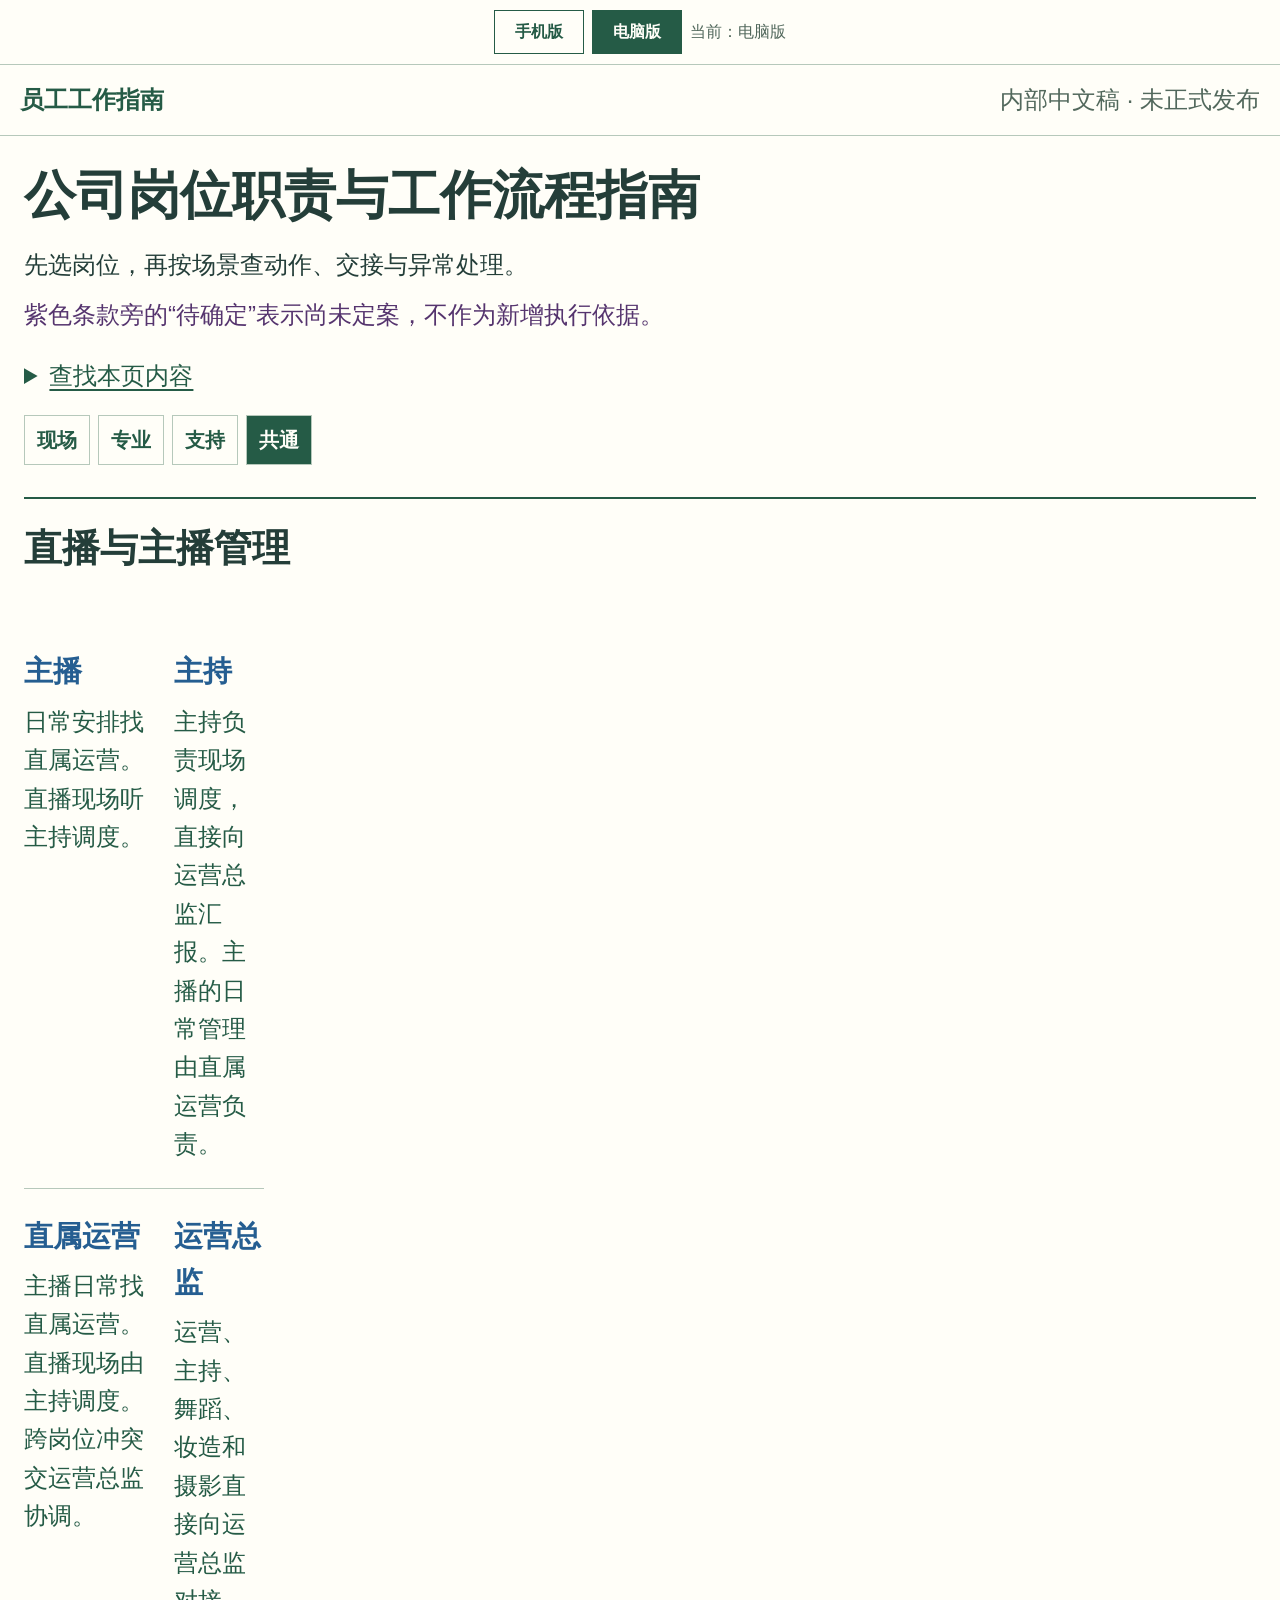
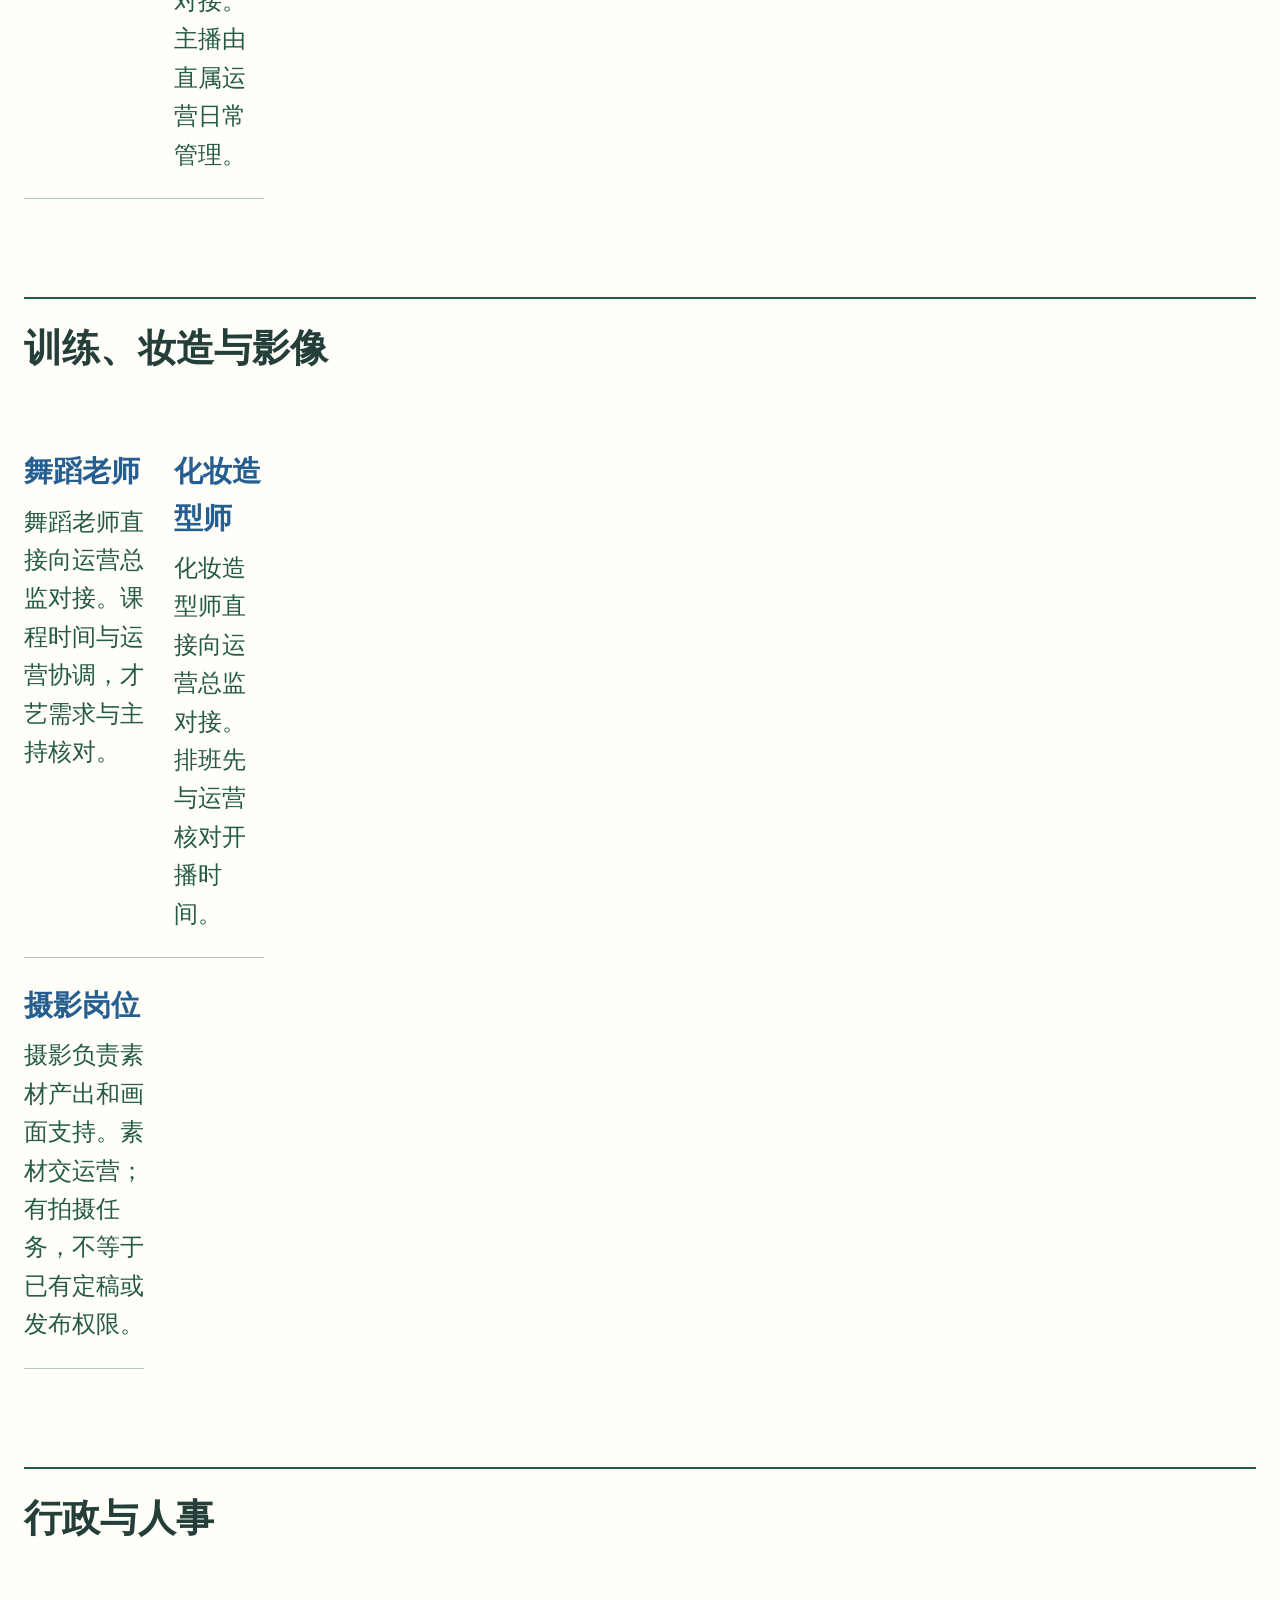
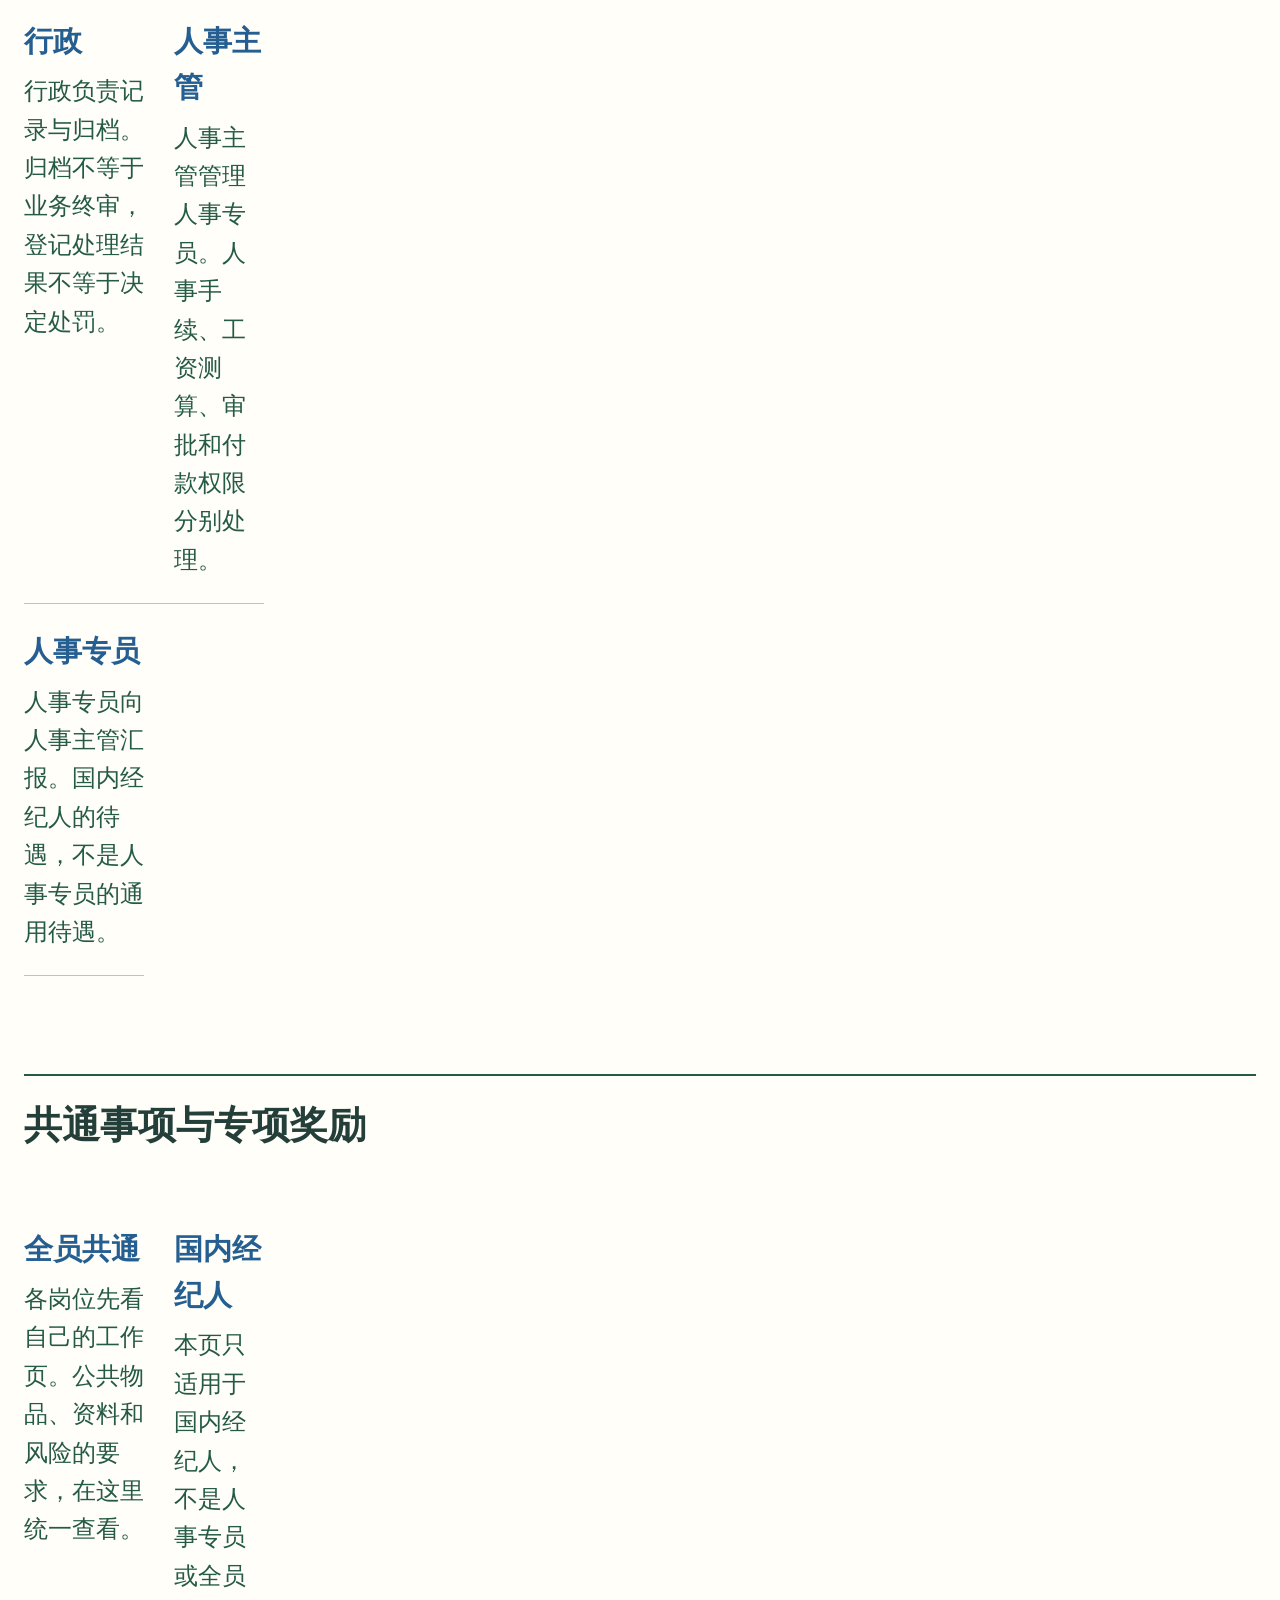
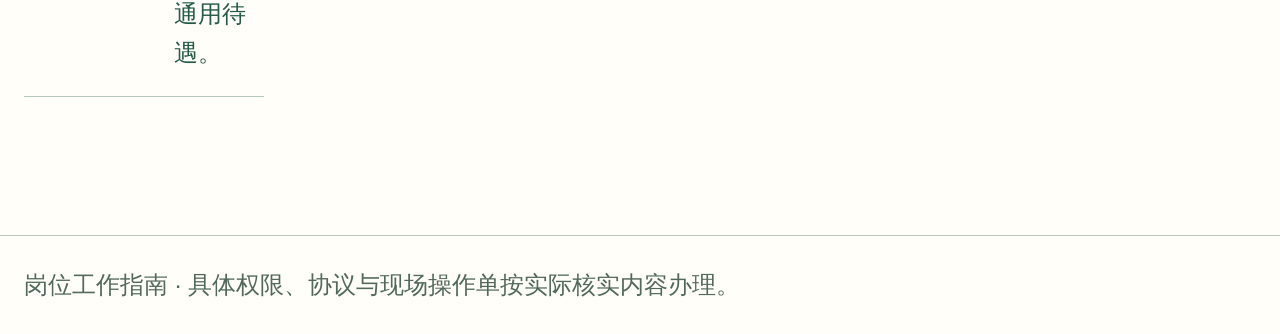
<file: index.html>
<!doctype html><html lang="zh-CN"><head><meta charset="utf-8"><meta name="viewport" content="width=device-width,initial-scale=1"><title>公司岗位职责与工作流程指南</title><script src="view-mode.js"></script><link rel="stylesheet" href="mode-layout.css"><script src="navigation.js" defer></script><script src="chapters.js" defer></script></head><body><div class="view-toolbar" role="group" aria-label="页面显示模式"><button type="button" data-view="mobile" aria-pressed="false">手机版</button><button type="button" data-view="desktop" aria-pressed="false">电脑版</button><span class="view-status" role="status"></span></div><div class="guide-viewport"><div class="guide-page"><header><a href="index.html">员工工作指南</a><span>内部中文稿 · 未正式发布</span></header><main><div class="page-heading"><h1>公司岗位职责与工作流程指南</h1><p class="intro">先选岗位，再按场景查动作、交接与异常处理。</p><p class="status-note">紫色条款旁的“待确定”表示尚未定案，不作为新增执行依据。</p></div><details class="find-panel"><summary>查找本页内容</summary><form class="find-controls"><input type="search" aria-label="查找主题或动作" placeholder="输入岗位、动作或事项"><button type="submit">查找</button><button type="reset">全部</button></form><p class="find-result" role="status" aria-live="polite"></p></details><div class="layout"><nav aria-label="本页主题"><a href="#live" aria-current="true">现场</a><a href="#professional">专业</a><a href="#support">支持</a><a href="#common">共通</a></nav><div class="content"><article id="live"><h2>直播与主播管理</h2><div class="section-layout"><div class="section-body"><div class="role-directory"><a href="anchor.html"><strong>主播</strong><span>日常安排找直属运营。直播现场听主持调度。</span></a><a href="host.html"><strong>主持</strong><span>主持负责现场调度，直接向运营总监汇报。主播的日常管理由直属运营负责。</span></a><a href="operator.html"><strong>直属运营</strong><span>主播日常找直属运营。直播现场由主持调度。跨岗位冲突交运营总监协调。</span></a><a href="director.html"><strong>运营总监</strong><span>运营、主持、舞蹈、妆造和摄影直接向运营总监对接。主播由直属运营日常管理。</span></a></div></div></div></article><article id="professional"><h2>训练、妆造与影像</h2><div class="section-layout"><div class="section-body"><div class="role-directory"><a href="dance.html"><strong>舞蹈老师</strong><span>舞蹈老师直接向运营总监对接。课程时间与运营协调，才艺需求与主持核对。</span></a><a href="makeup.html"><strong>化妆造型师</strong><span>化妆造型师直接向运营总监对接。排班先与运营核对开播时间。</span></a><a href="photo.html"><strong>摄影岗位</strong><span>摄影负责素材产出和画面支持。素材交运营；有拍摄任务，不等于已有定稿或发布权限。</span></a></div></div></div></article><article id="support"><h2>行政与人事</h2><div class="section-layout"><div class="section-body"><div class="role-directory"><a href="admin.html"><strong>行政</strong><span>行政负责记录与归档。归档不等于业务终审，登记处理结果不等于决定处罚。</span></a><a href="hrlead.html"><strong>人事主管</strong><span>人事主管管理人事专员。人事手续、工资测算、审批和付款权限分别处理。</span></a><a href="hr.html"><strong>人事专员</strong><span>人事专员向人事主管汇报。国内经纪人的待遇，不是人事专员的通用待遇。</span></a></div></div></div></article><article id="common"><h2>共通事项与专项奖励</h2><div class="section-layout"><div class="section-body"><div class="role-directory"><a href="common.html"><strong>全员共通</strong><span>各岗位先看自己的工作页。公共物品、资料和风险的要求，在这里统一查看。</span></a><a href="agent.html"><strong>国内经纪人</strong><span>本页只适用于国内经纪人，不是人事专员或全员通用待遇。</span></a></div></div></div></article></div></div></main><footer>岗位工作指南 · 具体权限、协议与现场操作单按实际核实内容办理。</footer></div></div></body></html>
</file>
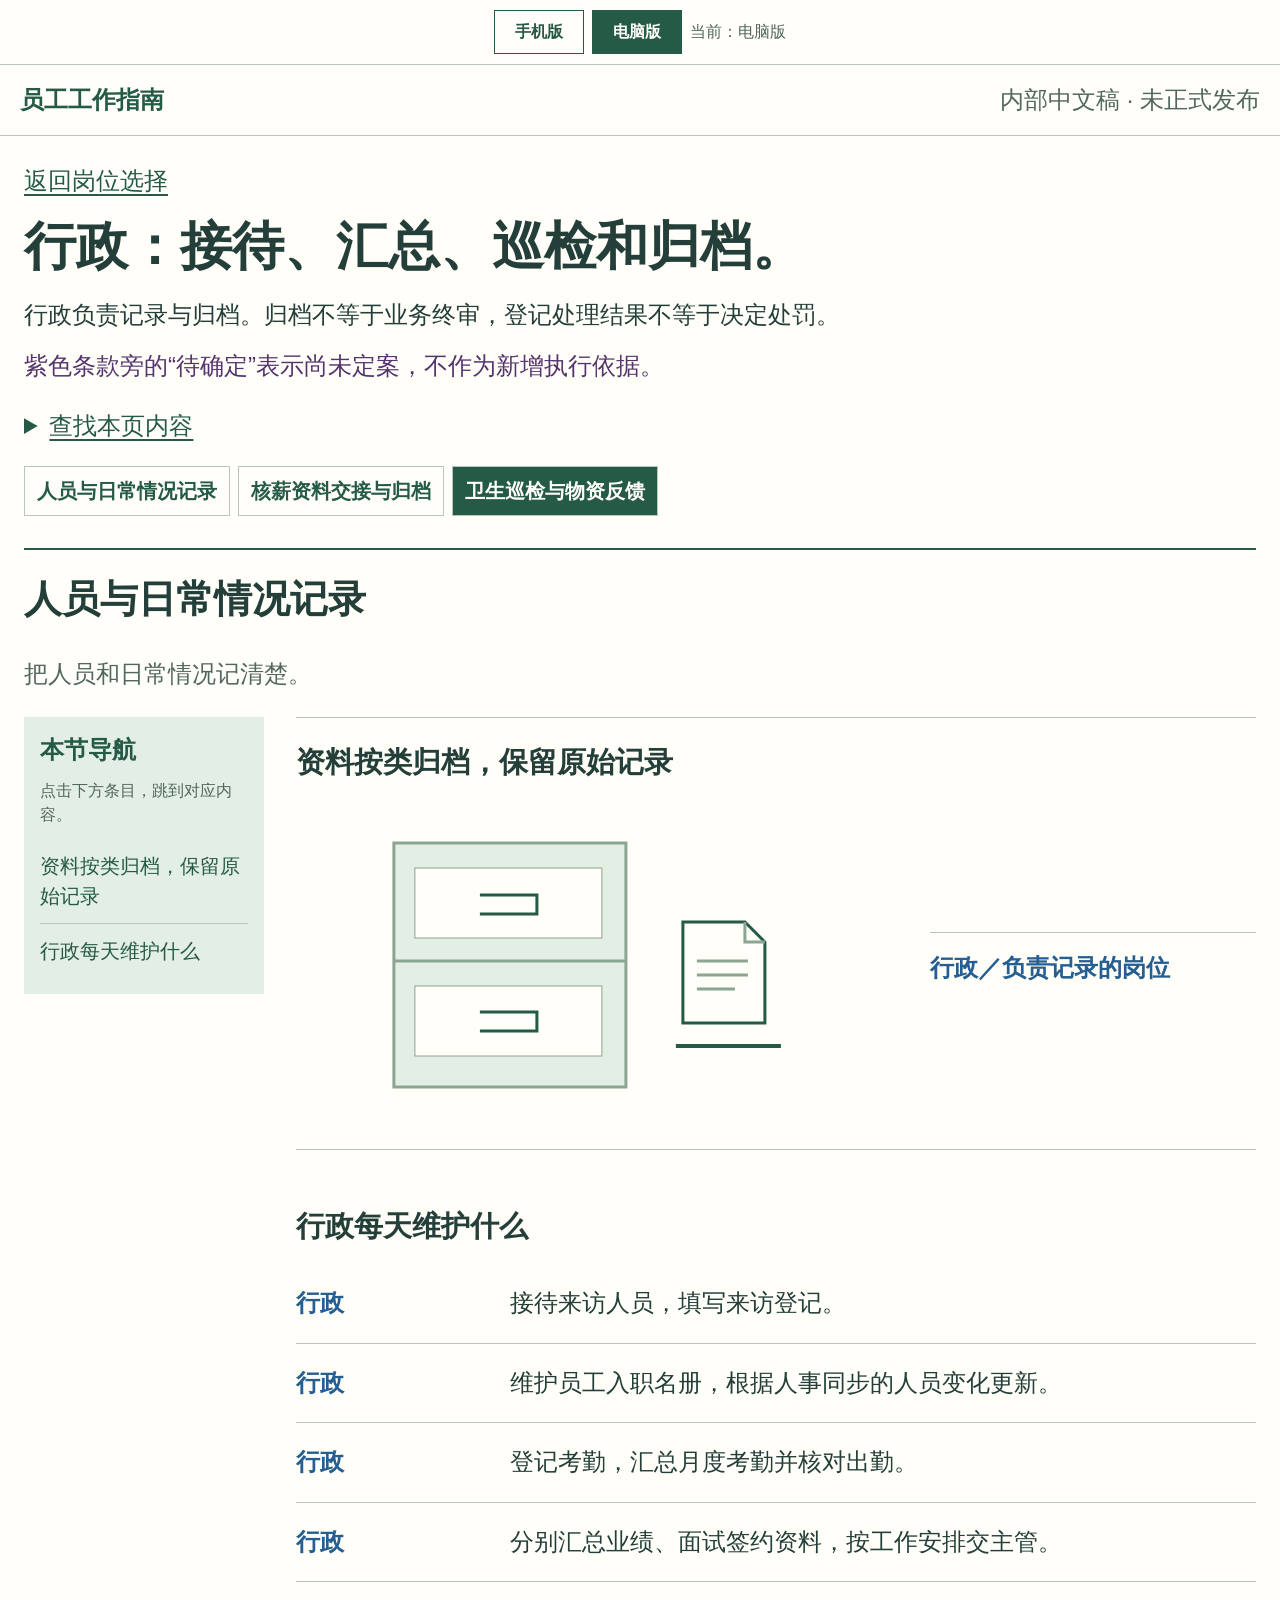
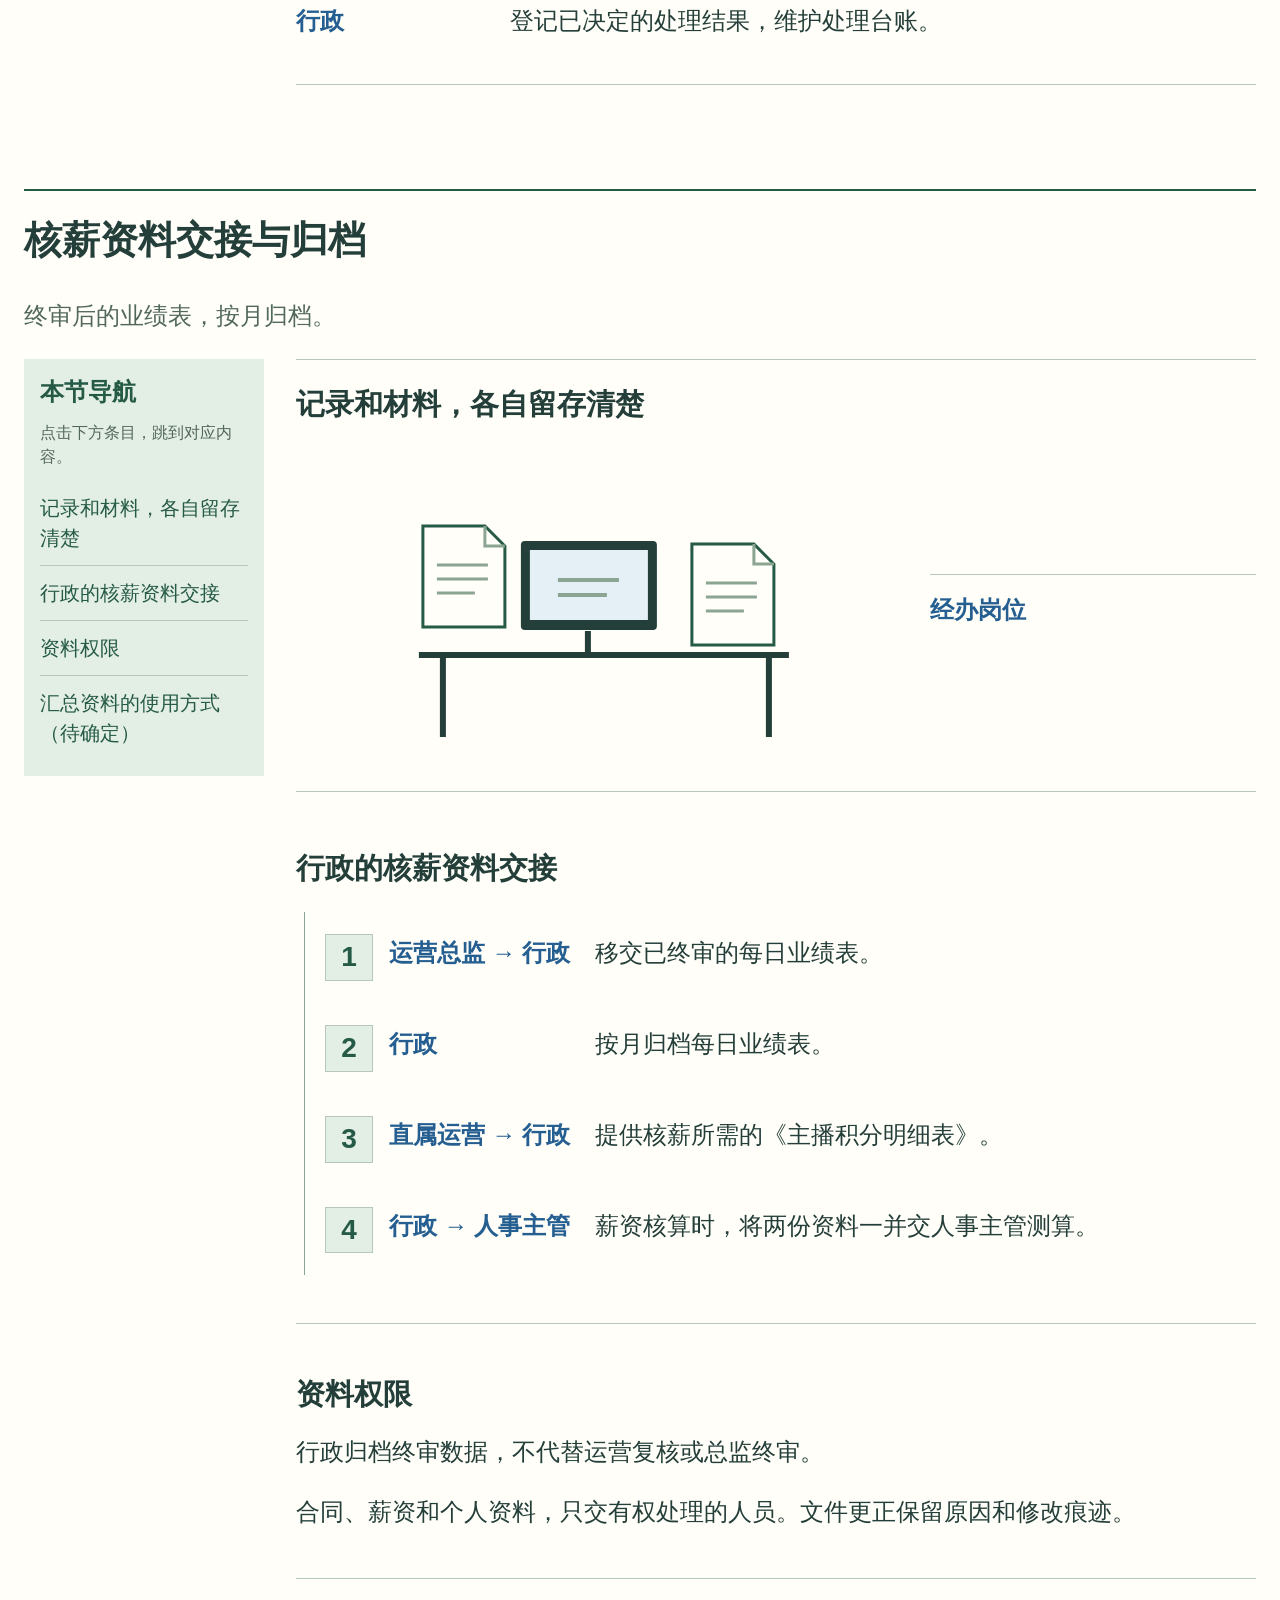
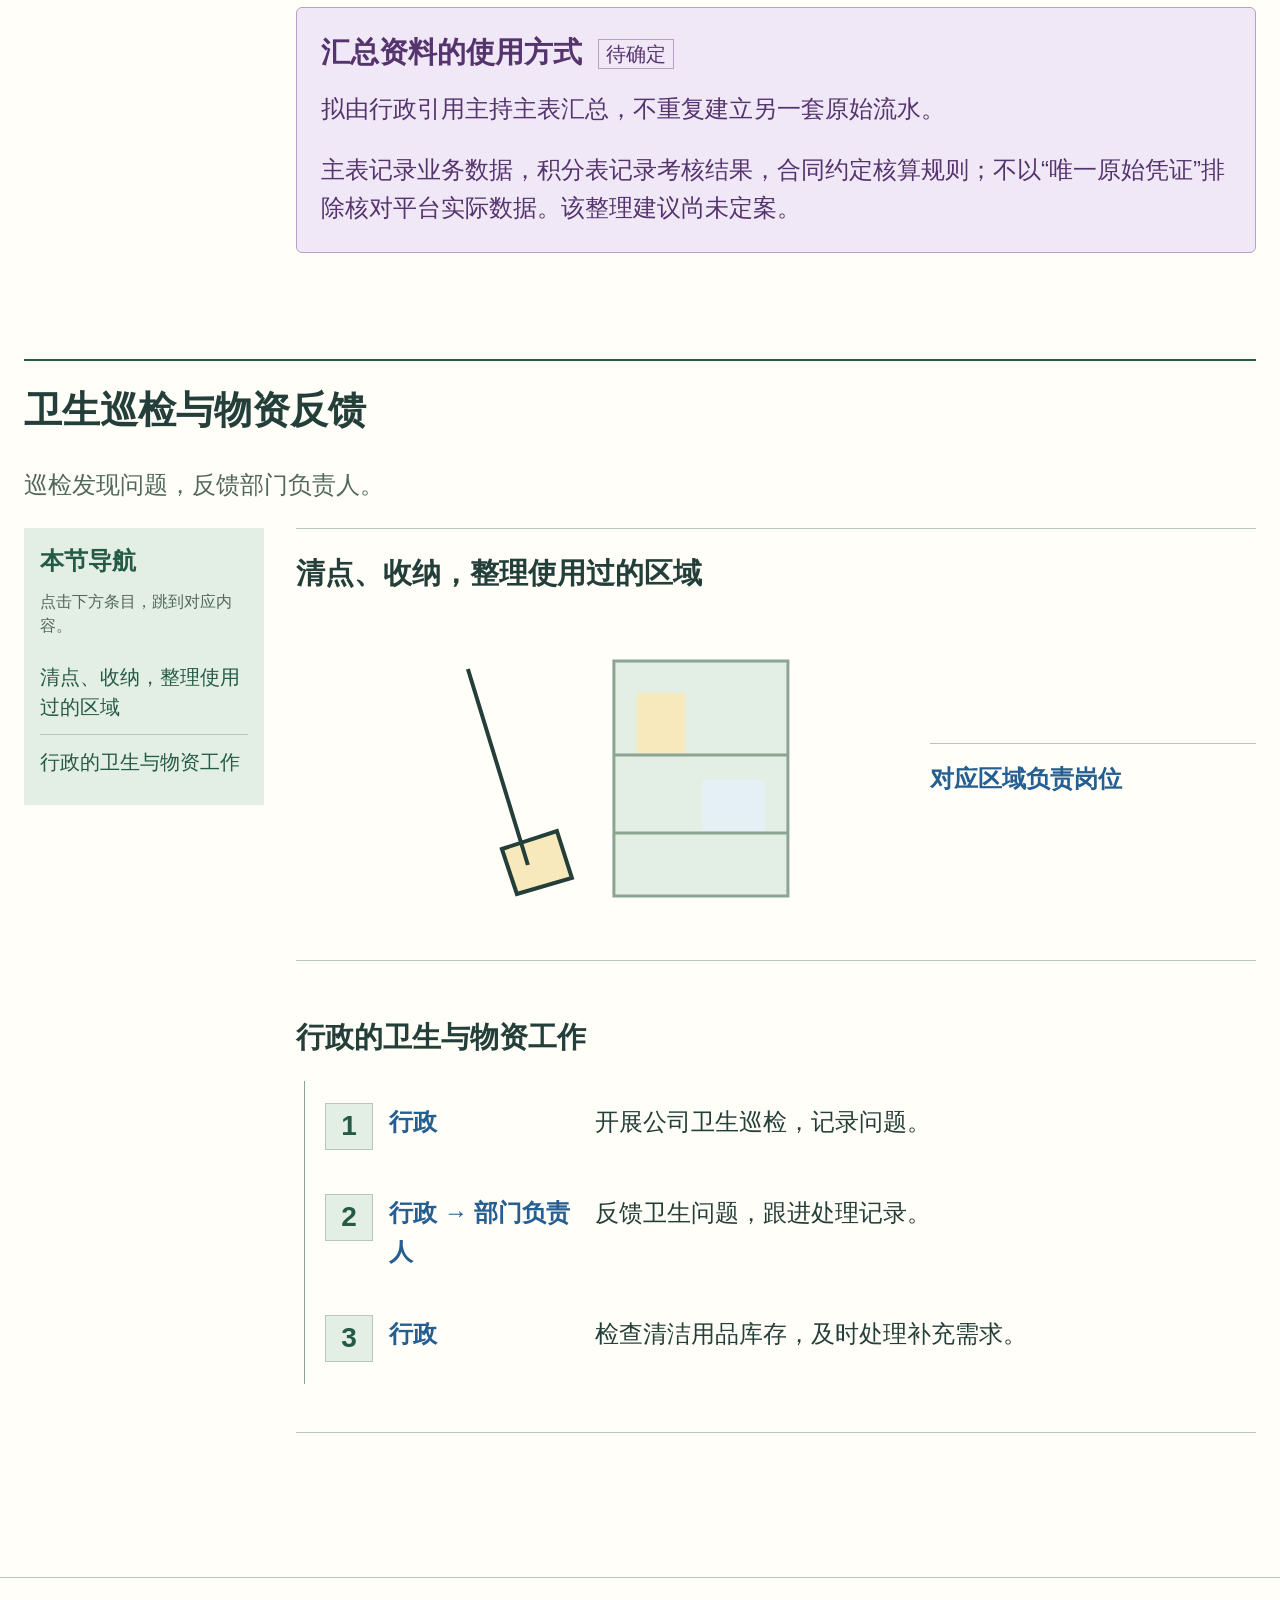
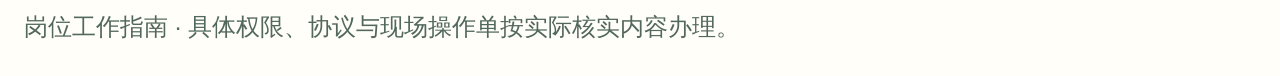
<file: admin.html>
<!doctype html><html lang="zh-CN"><head><meta charset="utf-8"><meta name="viewport" content="width=device-width,initial-scale=1"><title>行政：接待、汇总、巡检和归档。</title><script src="view-mode.js"></script><link rel="stylesheet" href="mode-layout.css"><script src="navigation.js" defer></script><script src="chapters.js" defer></script></head><body><div class="view-toolbar" role="group" aria-label="页面显示模式"><button type="button" data-view="mobile" aria-pressed="false">手机版</button><button type="button" data-view="desktop" aria-pressed="false">电脑版</button><span class="view-status" role="status"></span></div><div class="guide-viewport"><div class="guide-page"><header><a href="index.html">员工工作指南</a><span>内部中文稿 · 未正式发布</span></header><main><div class="page-heading"><a class="back-link" href="index.html">返回岗位选择</a><h1>行政：接待、汇总、巡检和归档。</h1><p class="intro">行政负责记录与归档。归档不等于业务终审，登记处理结果不等于决定处罚。</p><p class="status-note">紫色条款旁的“待确定”表示尚未定案，不作为新增执行依据。</p></div><details class="find-panel"><summary>查找本页内容</summary><form class="find-controls"><input type="search" aria-label="查找主题或动作" placeholder="输入岗位、动作或事项"><button type="submit">查找</button><button type="reset">全部</button></form><p class="find-result" role="status" aria-live="polite"></p></details><div class="layout"><nav aria-label="本页主题"><a href="#daily" aria-current="true">人员与日常情况记录</a><a href="#files">核薪资料交接与归档</a><a href="#clean">卫生巡检与物资反馈</a></nav><div class="content"><article id="daily"><h2>人员与日常情况记录</h2><p class="section-summary">把人员和日常情况记清楚。</p><div class="section-layout"><aside class="section-outline" aria-label="人员与日常情况记录的内容总览"><strong class="outline-desktop-title">本节导航</strong><strong class="outline-mobile-title">本节导航</strong><p class="outline-instruction">点击下方条目，跳到对应内容。</p><nav aria-label="人员与日常情况记录的子项"><a href="#daily-part-1">资料按类归档，保留原始记录</a><a href="#daily-part-2">行政每天维护什么</a></nav></aside><div class="section-body"><figure class="business-scene" data-scene="archive"><figcaption><h3 id="daily-part-1">资料按类归档，保留原始记录</h3></figcaption><svg viewBox="0 0 500 330" role="img" aria-label="资料按类归档，保留原始记录" xmlns="http://www.w3.org/2000/svg"><rect x="45" y="48" width="232" height="244" fill="#e3eee5" stroke="#8ca593" stroke-width="3"/><path d="M45 166H277" stroke="#8ca593" stroke-width="3"/><rect x="66" y="73" width="187" height="70" fill="#fffef8" stroke="#8ca593"/><rect x="66" y="191" width="187" height="70" fill="#fffef8" stroke="#8ca593"/><path d="M131 100H188V119H131M131 217H188V236H131" fill="none" stroke="#255b46" stroke-width="3"/><g transform="translate(334 127)"><path d="M0 0H62L82 20V101H0Z" fill="#fffef8" stroke="#255b46" stroke-width="3"/><path d="M62 0V20H82M14 39H65M14 53H65M14 67H52" stroke="#8ca593" stroke-width="3" fill="none"/></g><path d="M327 251H432" stroke="#255b46" stroke-width="4"/></svg><div class="scene-legend">行政／负责记录的岗位</div></figure><section class="component"><h3 id="daily-part-2">行政每天维护什么</h3><dl class="lanes"><div><dt>行政</dt><dd>接待来访人员，填写来访登记。</dd></div><div><dt>行政</dt><dd>维护员工入职名册，根据人事同步的人员变化更新。</dd></div><div><dt>行政</dt><dd>登记考勤，汇总月度考勤并核对出勤。</dd></div><div><dt>行政</dt><dd>分别汇总业绩、面试签约资料，按工作安排交主管。</dd></div><div><dt>行政</dt><dd>登记已决定的处理结果，维护处理台账。</dd></div></dl></section></div></div></article><article id="files"><h2>核薪资料交接与归档</h2><p class="section-summary">终审后的业绩表，按月归档。</p><div class="section-layout"><aside class="section-outline" aria-label="核薪资料交接与归档的内容总览"><strong class="outline-desktop-title">本节导航</strong><strong class="outline-mobile-title">本节导航</strong><p class="outline-instruction">点击下方条目，跳到对应内容。</p><nav aria-label="核薪资料交接与归档的子项"><a href="#files-part-1">记录和材料，各自留存清楚</a><a href="#files-part-2">行政的核薪资料交接</a><a href="#files-part-3">资料权限</a><a href="#files-part-4">汇总资料的使用方式（待确定）</a></nav></aside><div class="section-body"><figure class="business-scene" data-scene="record"><figcaption><h3 id="files-part-1">记录和材料，各自留存清楚</h3></figcaption><svg viewBox="0 0 500 330" role="img" aria-label="记录和材料，各自留存清楚" xmlns="http://www.w3.org/2000/svg"><path d="M70 218H440M94 218V300M420 218V300" stroke="#243e39" stroke-width="6"/><rect x="172" y="104" width="136" height="89" rx="4" fill="#243e39"/><rect x="181" y="113" width="118" height="70" fill="#e5eff6"/><path d="M239 194V215" stroke="#243e39" stroke-width="6"/><g transform="translate(74 89)"><path d="M0 0H62L82 20V101H0Z" fill="#fffef8" stroke="#255b46" stroke-width="3"/><path d="M62 0V20H82M14 39H65M14 53H65M14 67H52" stroke="#8ca593" stroke-width="3" fill="none"/></g><g transform="translate(343 107)"><path d="M0 0H62L82 20V101H0Z" fill="#fffef8" stroke="#255b46" stroke-width="3"/><path d="M62 0V20H82M14 39H65M14 53H65M14 67H52" stroke="#8ca593" stroke-width="3" fill="none"/></g><path d="M209 143H270M209 158H258" stroke="#8ca593" stroke-width="4"/></svg><div class="scene-legend">经办岗位</div></figure><section class="component"><h3 id="files-part-2">行政的核薪资料交接</h3><ol class="flow"><li><strong>运营总监 → 行政</strong><span>移交已终审的每日业绩表。</span></li><li><strong>行政</strong><span>按月归档每日业绩表。</span></li><li><strong>直属运营 → 行政</strong><span>提供核薪所需的《主播积分明细表》。</span></li><li><strong>行政 → 人事主管</strong><span>薪资核算时，将两份资料一并交人事主管测算。</span></li></ol></section><section class="component"><h3 id="files-part-3">资料权限</h3><p>行政归档终审数据，不代替运营复核或总监终审。</p><p>合同、薪资和个人资料，只交有权处理的人员。文件更正保留原因和修改痕迹。</p></section><section class="component uncertainty" data-uncertainty="data"><h3 id="files-part-4">汇总资料的使用方式 <small class="uncertain-label">待确定</small></h3><p>拟由行政引用主持主表汇总，不重复建立另一套原始流水。</p><p>主表记录业务数据，积分表记录考核结果，合同约定核算规则；不以“唯一原始凭证”排除核对平台实际数据。该整理建议尚未定案。</p></section></div></div></article><article id="clean"><h2>卫生巡检与物资反馈</h2><p class="section-summary">巡检发现问题，反馈部门负责人。</p><div class="section-layout"><aside class="section-outline" aria-label="卫生巡检与物资反馈的内容总览"><strong class="outline-desktop-title">本节导航</strong><strong class="outline-mobile-title">本节导航</strong><p class="outline-instruction">点击下方条目，跳到对应内容。</p><nav aria-label="卫生巡检与物资反馈的子项"><a href="#clean-part-1">清点、收纳，整理使用过的区域</a><a href="#clean-part-2">行政的卫生与物资工作</a></nav></aside><div class="section-body"><figure class="business-scene" data-scene="clean"><figcaption><h3 id="clean-part-1">清点、收纳，整理使用过的区域</h3></figcaption><svg viewBox="0 0 500 330" role="img" aria-label="清点、收纳，整理使用过的区域" xmlns="http://www.w3.org/2000/svg"><rect x="265" y="55" width="174" height="235" fill="#e3eee5" stroke="#8ca593" stroke-width="3"/><path d="M265 149H439M265 227H439" stroke="#8ca593" stroke-width="3"/><rect x="288" y="87" width="48" height="60" fill="#f8e9bc"/><rect x="353" y="174" width="63" height="51" fill="#e5eff6"/><path d="M119 63L179 259M153 243L208 225L223 272L168 288Z" fill="#f8e9bc" stroke="#243e39" stroke-width="4"/></svg><div class="scene-legend">对应区域负责岗位</div></figure><section class="component"><h3 id="clean-part-2">行政的卫生与物资工作</h3><ol class="flow"><li><strong>行政</strong><span>开展公司卫生巡检，记录问题。</span></li><li><strong>行政 → 部门负责人</strong><span>反馈卫生问题，跟进处理记录。</span></li><li><strong>行政</strong><span>检查清洁用品库存，及时处理补充需求。</span></li></ol></section></div></div></article></div></div></main><footer>岗位工作指南 · 具体权限、协议与现场操作单按实际核实内容办理。</footer></div></div></body></html>
</file>
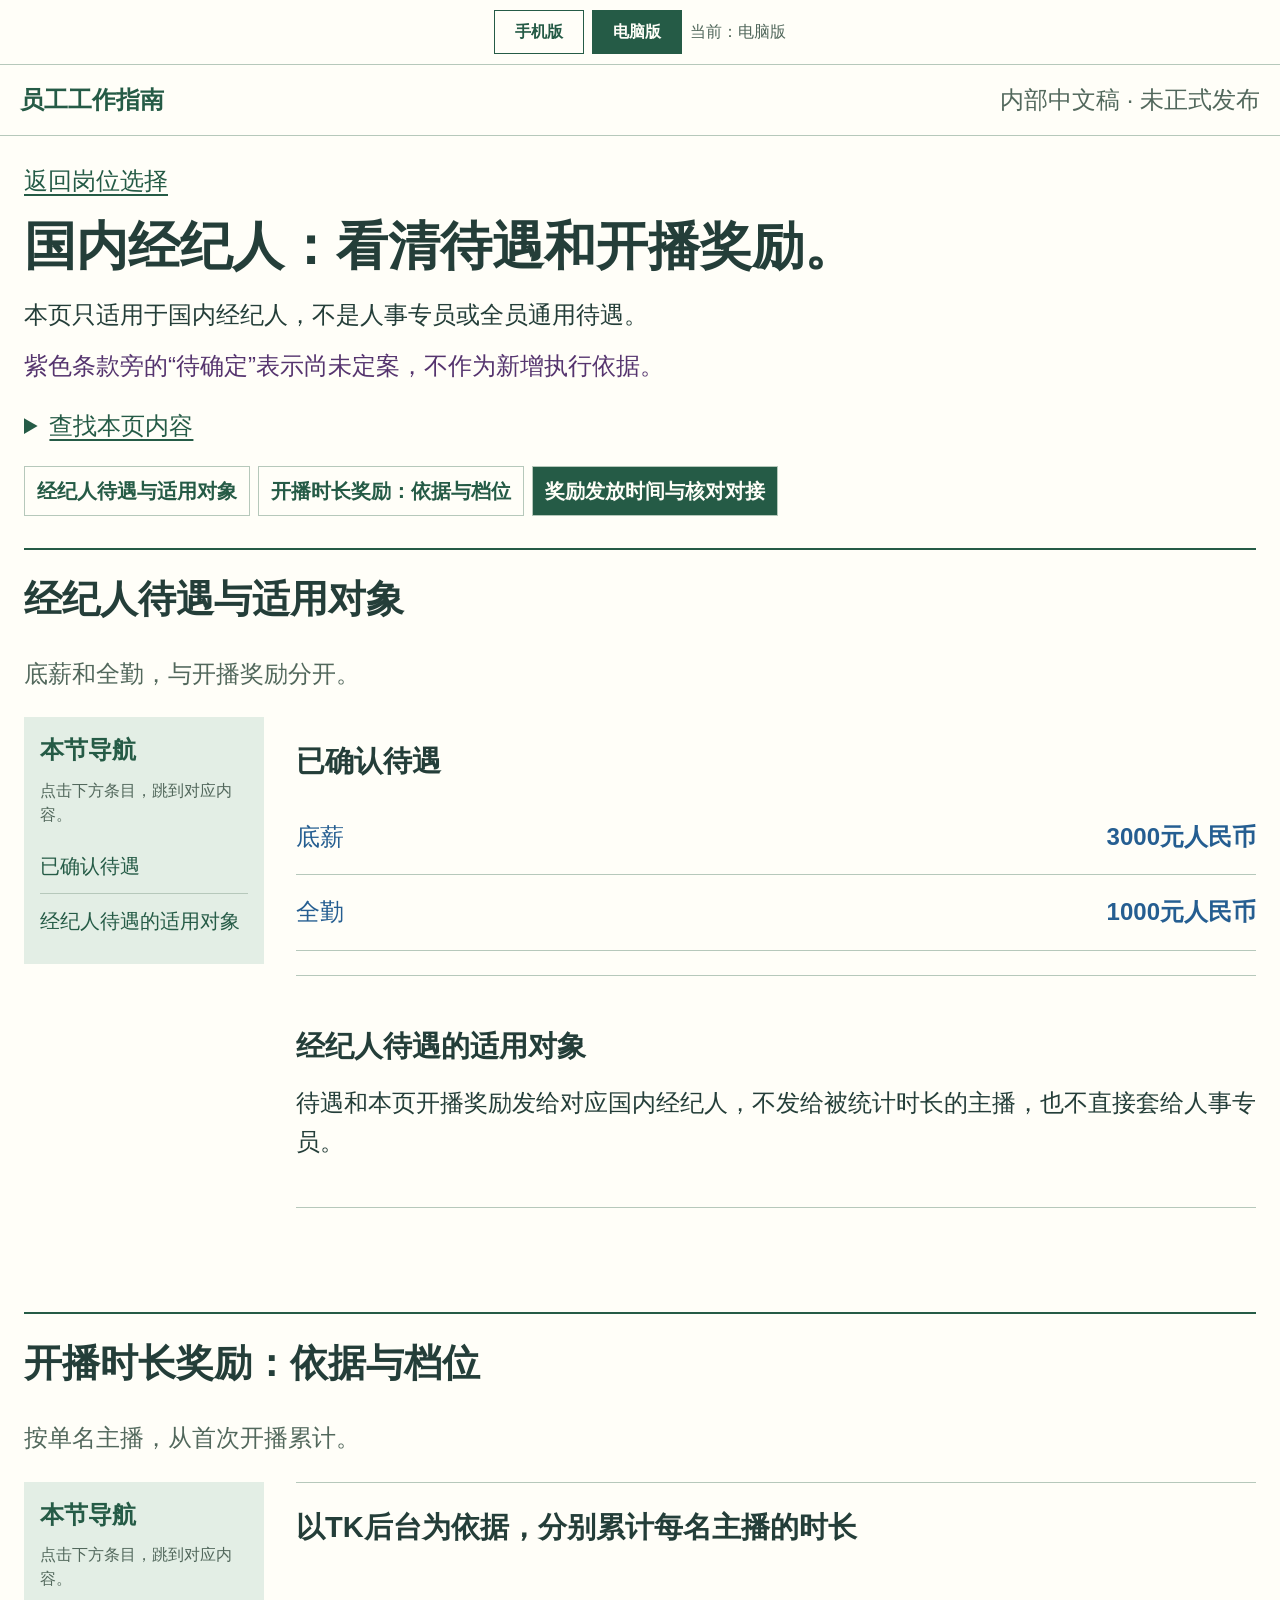
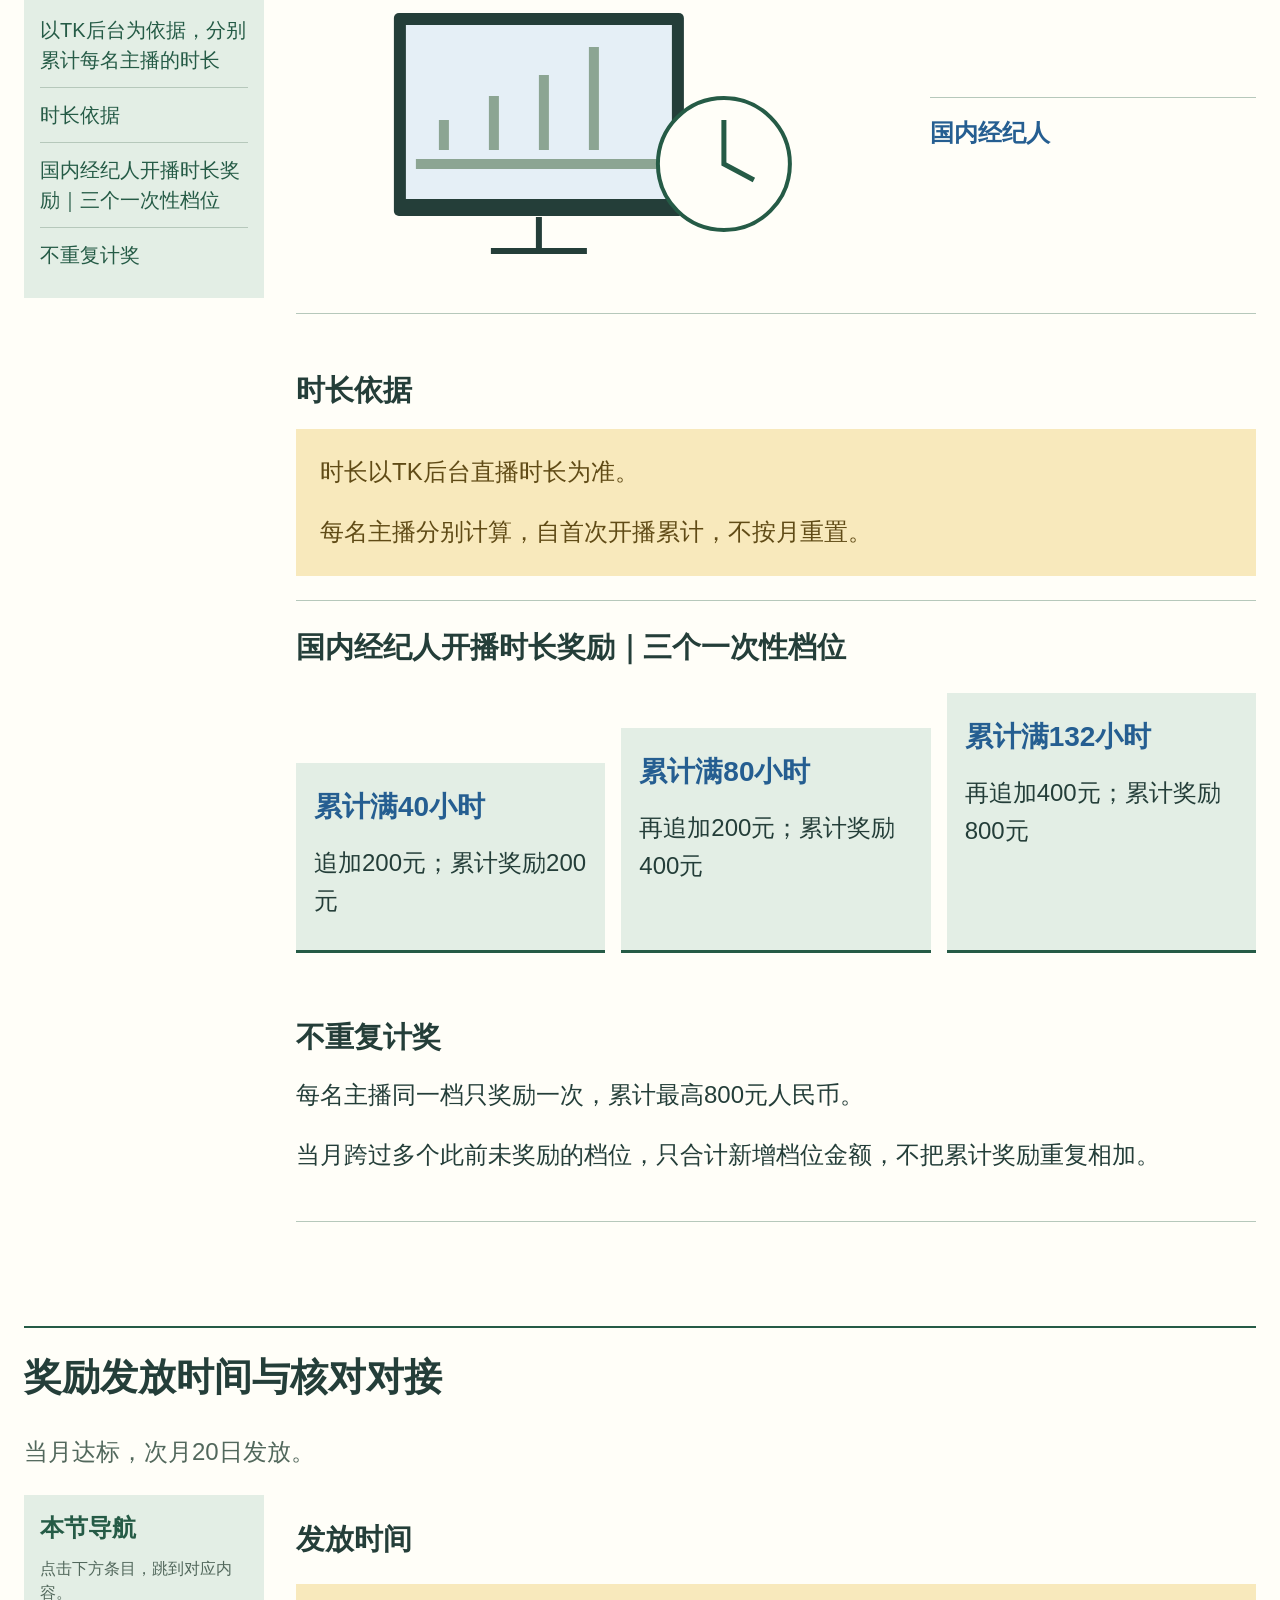
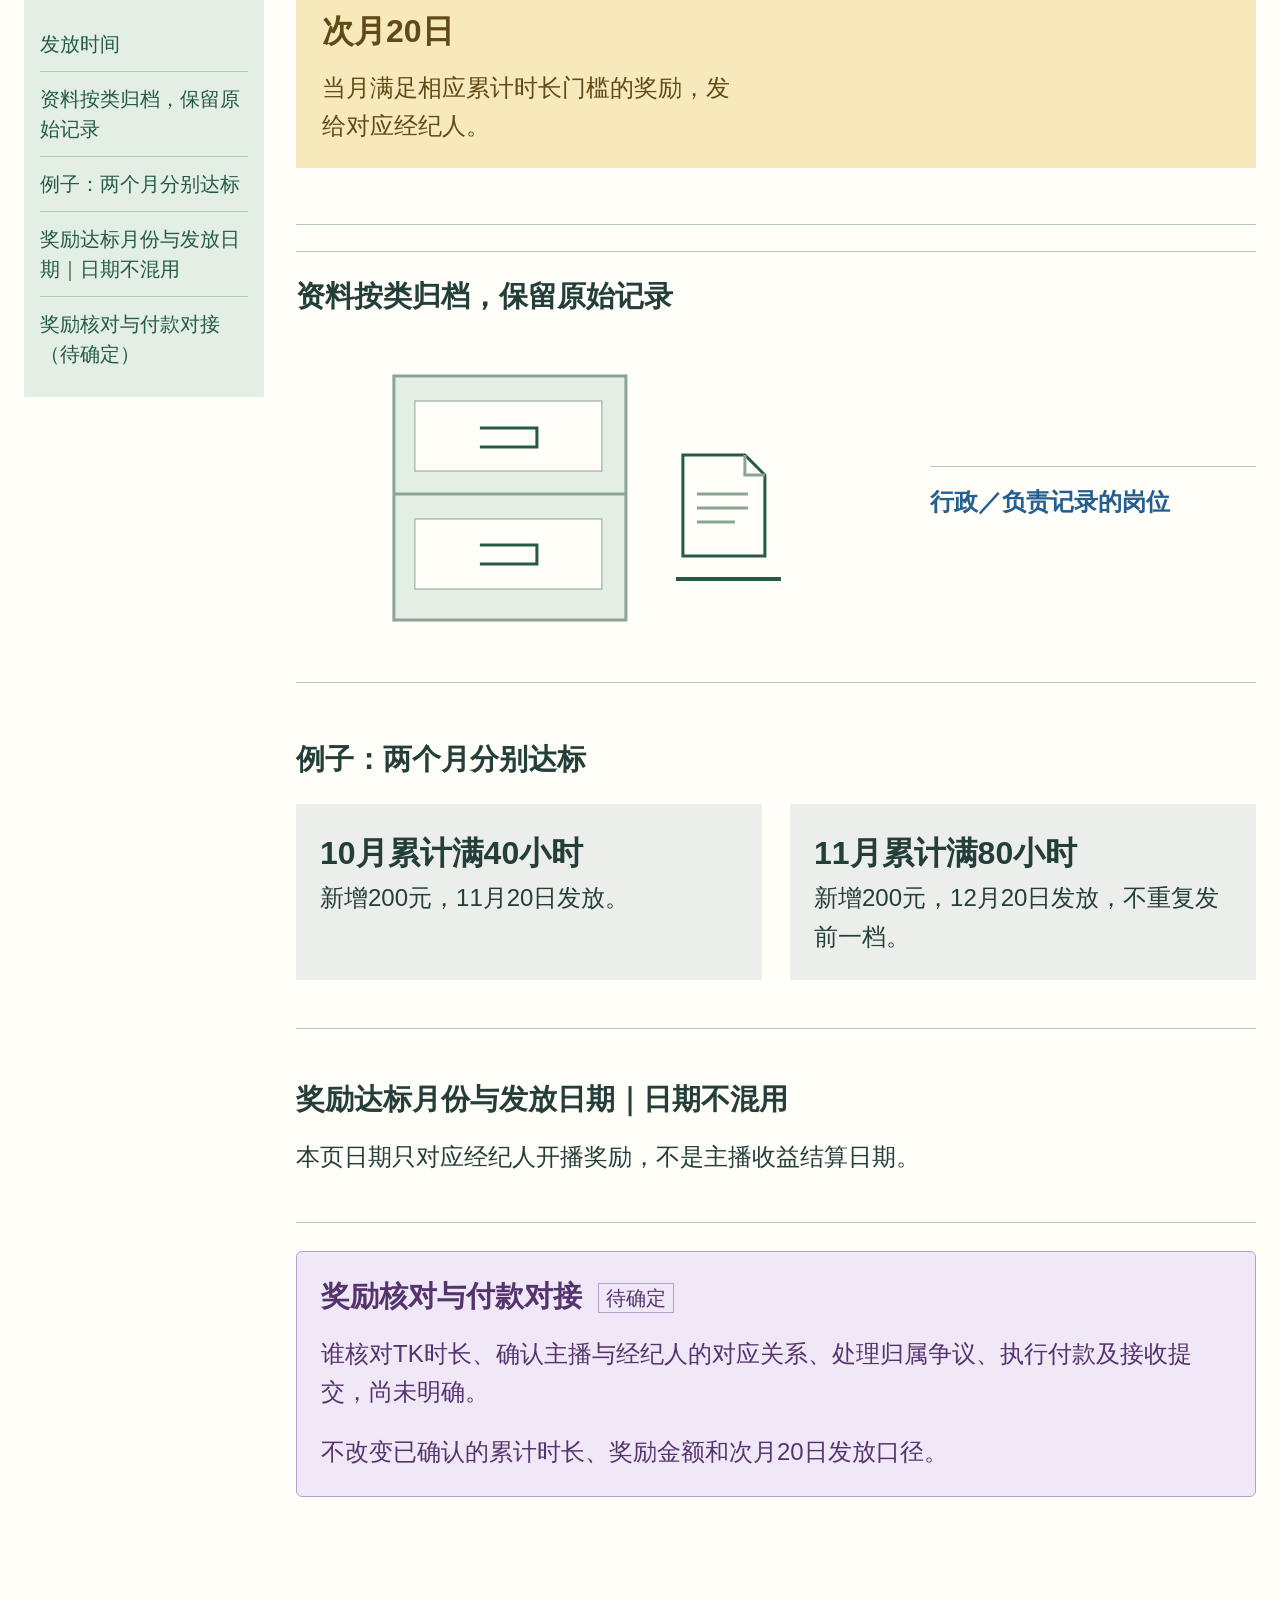
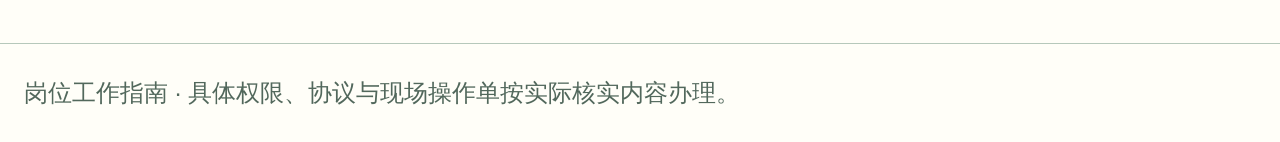
<file: agent.html>
<!doctype html><html lang="zh-CN"><head><meta charset="utf-8"><meta name="viewport" content="width=device-width,initial-scale=1"><title>国内经纪人：看清待遇和开播奖励。</title><script src="view-mode.js"></script><link rel="stylesheet" href="mode-layout.css"><script src="navigation.js" defer></script><script src="chapters.js" defer></script></head><body><div class="view-toolbar" role="group" aria-label="页面显示模式"><button type="button" data-view="mobile" aria-pressed="false">手机版</button><button type="button" data-view="desktop" aria-pressed="false">电脑版</button><span class="view-status" role="status"></span></div><div class="guide-viewport"><div class="guide-page"><header><a href="index.html">员工工作指南</a><span>内部中文稿 · 未正式发布</span></header><main><div class="page-heading"><a class="back-link" href="index.html">返回岗位选择</a><h1>国内经纪人：看清待遇和开播奖励。</h1><p class="intro">本页只适用于国内经纪人，不是人事专员或全员通用待遇。</p><p class="status-note">紫色条款旁的“待确定”表示尚未定案，不作为新增执行依据。</p></div><details class="find-panel"><summary>查找本页内容</summary><form class="find-controls"><input type="search" aria-label="查找主题或动作" placeholder="输入岗位、动作或事项"><button type="submit">查找</button><button type="reset">全部</button></form><p class="find-result" role="status" aria-live="polite"></p></details><div class="layout"><nav aria-label="本页主题"><a href="#base" aria-current="true">经纪人待遇与适用对象</a><a href="#hours">开播时长奖励：依据与档位</a><a href="#payment">奖励发放时间与核对对接</a></nav><div class="content"><article id="base"><h2>经纪人待遇与适用对象</h2><p class="section-summary">底薪和全勤，与开播奖励分开。</p><div class="section-layout"><aside class="section-outline" aria-label="经纪人待遇与适用对象的内容总览"><strong class="outline-desktop-title">本节导航</strong><strong class="outline-mobile-title">本节导航</strong><p class="outline-instruction">点击下方条目，跳到对应内容。</p><nav aria-label="经纪人待遇与适用对象的子项"><a href="#base-part-1">已确认待遇</a><a href="#base-part-2">经纪人待遇的适用对象</a></nav></aside><div class="section-body"><section class="component"><h3 id="base-part-1">已确认待遇</h3><dl class="tiers"><div><dt>底薪</dt><dd>3000元人民币</dd></div><div><dt>全勤</dt><dd>1000元人民币</dd></div></dl></section><section class="component"><h3 id="base-part-2">经纪人待遇的适用对象</h3><p>待遇和本页开播奖励发给对应国内经纪人，不发给被统计时长的主播，也不直接套给人事专员。</p></section></div></div></article><article id="hours"><h2>开播时长奖励：依据与档位</h2><p class="section-summary">按单名主播，从首次开播累计。</p><div class="section-layout"><aside class="section-outline" aria-label="开播时长奖励：依据与档位的内容总览"><strong class="outline-desktop-title">本节导航</strong><strong class="outline-mobile-title">本节导航</strong><p class="outline-instruction">点击下方条目，跳到对应内容。</p><nav aria-label="开播时长奖励：依据与档位的子项"><a href="#hours-part-1">以TK后台为依据，分别累计每名主播的时长</a><a href="#hours-part-2">时长依据</a><a href="#hours-part-3">国内经纪人开播时长奖励｜三个一次性档位</a><a href="#hours-part-4">不重复计奖</a></nav></aside><div class="section-body"><figure class="business-scene" data-scene="reward"><figcaption><h3 id="hours-part-1">以TK后台为依据，分别累计每名主播的时长</h3></figcaption><svg viewBox="0 0 500 330" role="img" aria-label="以TK后台为依据，分别累计每名主播的时长" xmlns="http://www.w3.org/2000/svg"><rect x="45" y="54" width="290" height="203" rx="5" fill="#243e39"/><rect x="57" y="66" width="266" height="174" fill="#e5eff6"/><path d="M67 205H310M95 191V161M145 191V137M195 191V116M245 191V88" stroke="#8ca593" stroke-width="10"/><path d="M190 258V289M142 292H238" stroke="#243e39" stroke-width="6"/><circle cx="375" cy="205" r="66" fill="#fffef8" stroke="#255b46" stroke-width="4"/><path d="M375 161V205L405 221" stroke="#255b46" stroke-width="5" fill="none"/></svg><div class="scene-legend">国内经纪人</div></figure><section class="component"><h3 id="hours-part-2">时长依据</h3><div class="condition"><p>时长以TK后台直播时长为准。</p><p>每名主播分别计算，自首次开播累计，不按月重置。</p></div></section><figure class="reward-scale"><figcaption><h3 id="hours-part-3">国内经纪人开播时长奖励｜三个一次性档位</h3></figcaption><div class="reward-steps"><div style="--step:0"><strong>累计满40小时</strong><p>追加200元；累计奖励200元</p></div><div style="--step:1"><strong>累计满80小时</strong><p>再追加200元；累计奖励400元</p></div><div style="--step:2"><strong>累计满132小时</strong><p>再追加400元；累计奖励800元</p></div></div></figure><section class="component"><h3 id="hours-part-4">不重复计奖</h3><p>每名主播同一档只奖励一次，累计最高800元人民币。</p><p>当月跨过多个此前未奖励的档位，只合计新增档位金额，不把累计奖励重复相加。</p></section></div></div></article><article id="payment"><h2>奖励发放时间与核对对接</h2><p class="section-summary">当月达标，次月20日发放。</p><div class="section-layout"><aside class="section-outline" aria-label="奖励发放时间与核对对接的内容总览"><strong class="outline-desktop-title">本节导航</strong><strong class="outline-mobile-title">本节导航</strong><p class="outline-instruction">点击下方条目，跳到对应内容。</p><nav aria-label="奖励发放时间与核对对接的子项"><a href="#payment-part-1">发放时间</a><a href="#payment-part-2">资料按类归档，保留原始记录</a><a href="#payment-part-3">例子：两个月分别达标</a><a href="#payment-part-4">奖励达标月份与发放日期｜日期不混用</a><a href="#payment-part-5">奖励核对与付款对接（待确定）</a></nav></aside><div class="section-body"><section class="component"><h3 id="payment-part-1">发放时间</h3><div class="time-band" data-diagram="time"><div><strong>次月20日</strong><p>当月满足相应累计时长门槛的奖励，发给对应经纪人。</p></div></div></section><figure class="business-scene" data-scene="archive"><figcaption><h3 id="payment-part-2">资料按类归档，保留原始记录</h3></figcaption><svg viewBox="0 0 500 330" role="img" aria-label="资料按类归档，保留原始记录" xmlns="http://www.w3.org/2000/svg"><rect x="45" y="48" width="232" height="244" fill="#e3eee5" stroke="#8ca593" stroke-width="3"/><path d="M45 166H277" stroke="#8ca593" stroke-width="3"/><rect x="66" y="73" width="187" height="70" fill="#fffef8" stroke="#8ca593"/><rect x="66" y="191" width="187" height="70" fill="#fffef8" stroke="#8ca593"/><path d="M131 100H188V119H131M131 217H188V236H131" fill="none" stroke="#255b46" stroke-width="3"/><g transform="translate(334 127)"><path d="M0 0H62L82 20V101H0Z" fill="#fffef8" stroke="#255b46" stroke-width="3"/><path d="M62 0V20H82M14 39H65M14 53H65M14 67H52" stroke="#8ca593" stroke-width="3" fill="none"/></g><path d="M327 251H432" stroke="#255b46" stroke-width="4"/></svg><div class="scene-legend">行政／负责记录的岗位</div></figure><section class="component"><h3 id="payment-part-3">例子：两个月分别达标</h3><div class="contrast"><div><strong>10月累计满40小时</strong><p>新增200元，11月20日发放。</p></div><div><strong>11月累计满80小时</strong><p>新增200元，12月20日发放，不重复发前一档。</p></div></div></section><section class="component"><h3 id="payment-part-4">奖励达标月份与发放日期｜日期不混用</h3><p>本页日期只对应经纪人开播奖励，不是主播收益结算日期。</p></section><section class="component uncertainty" data-uncertainty="agent-handler"><h3 id="payment-part-5">奖励核对与付款对接 <small class="uncertain-label">待确定</small></h3><p>谁核对TK时长、确认主播与经纪人的对应关系、处理归属争议、执行付款及接收提交，尚未明确。</p><p>不改变已确认的累计时长、奖励金额和次月20日发放口径。</p></section></div></div></article></div></div></main><footer>岗位工作指南 · 具体权限、协议与现场操作单按实际核实内容办理。</footer></div></div></body></html>
</file>
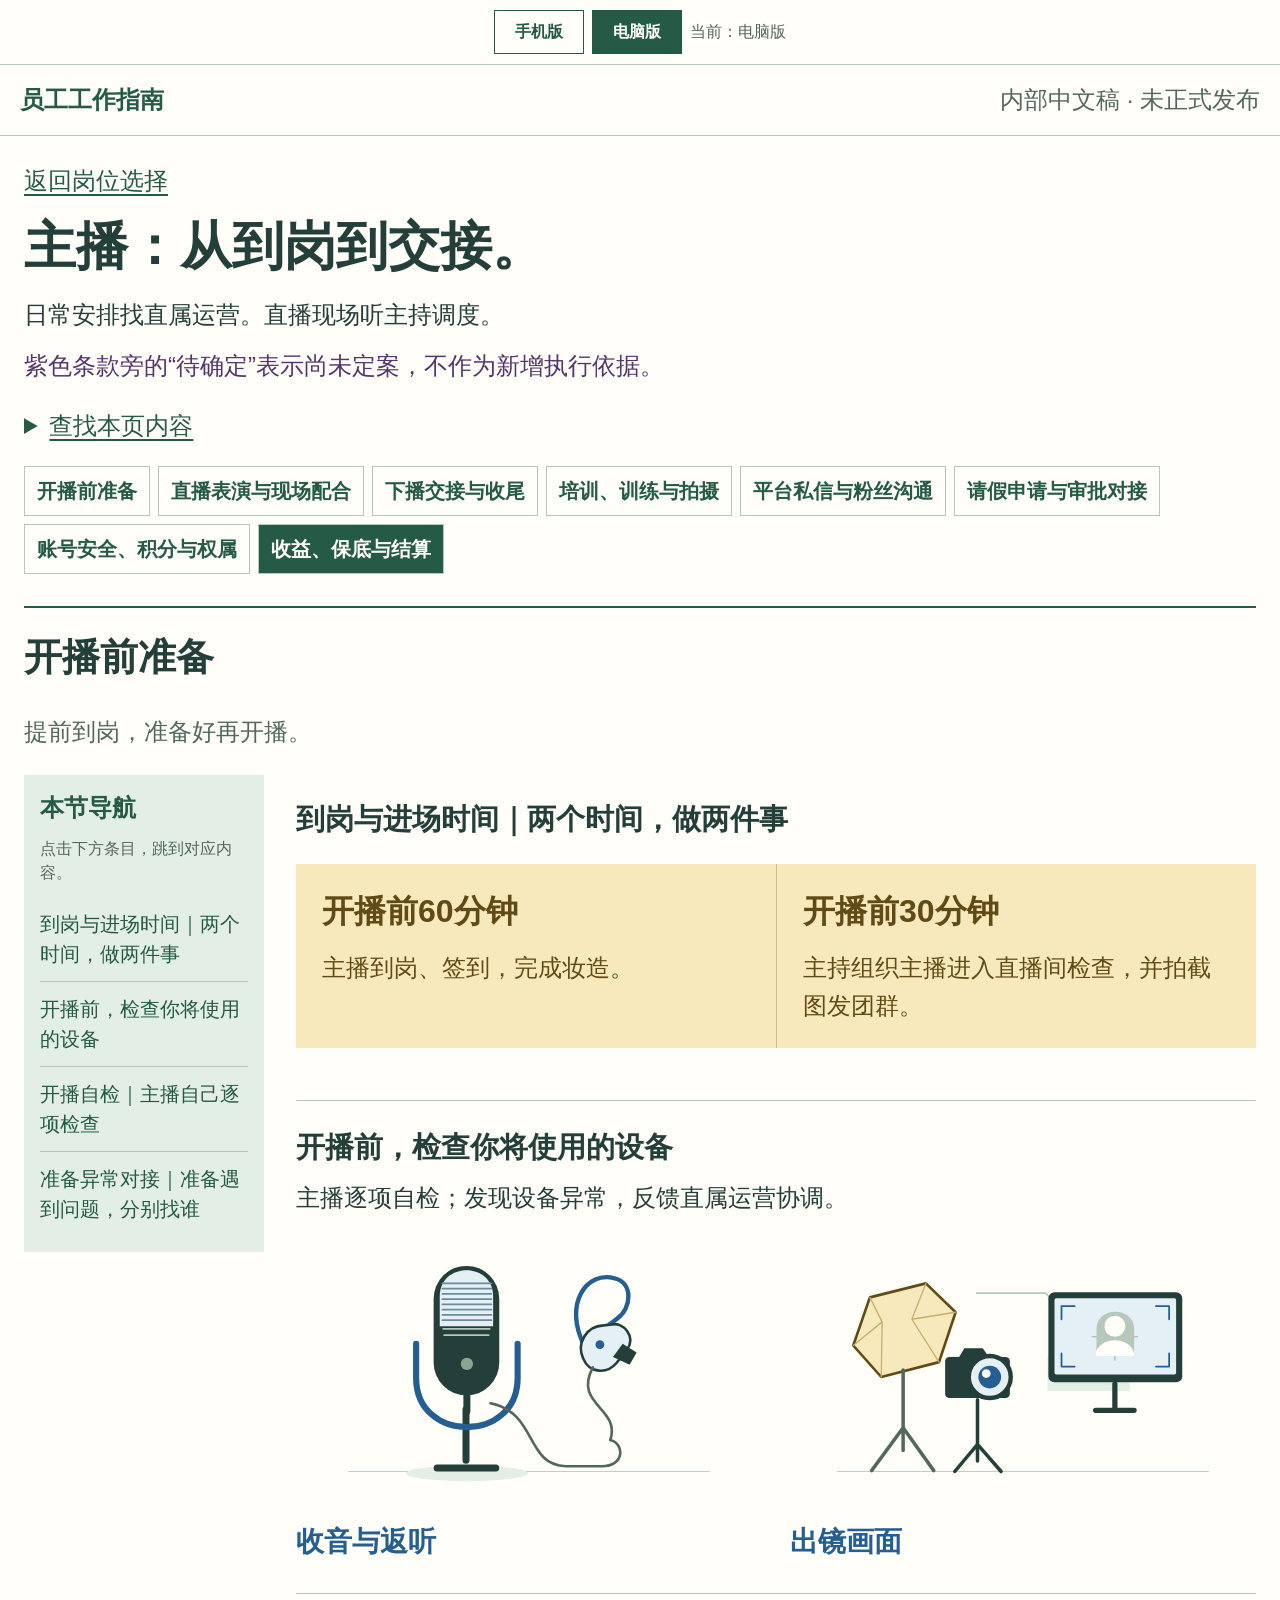
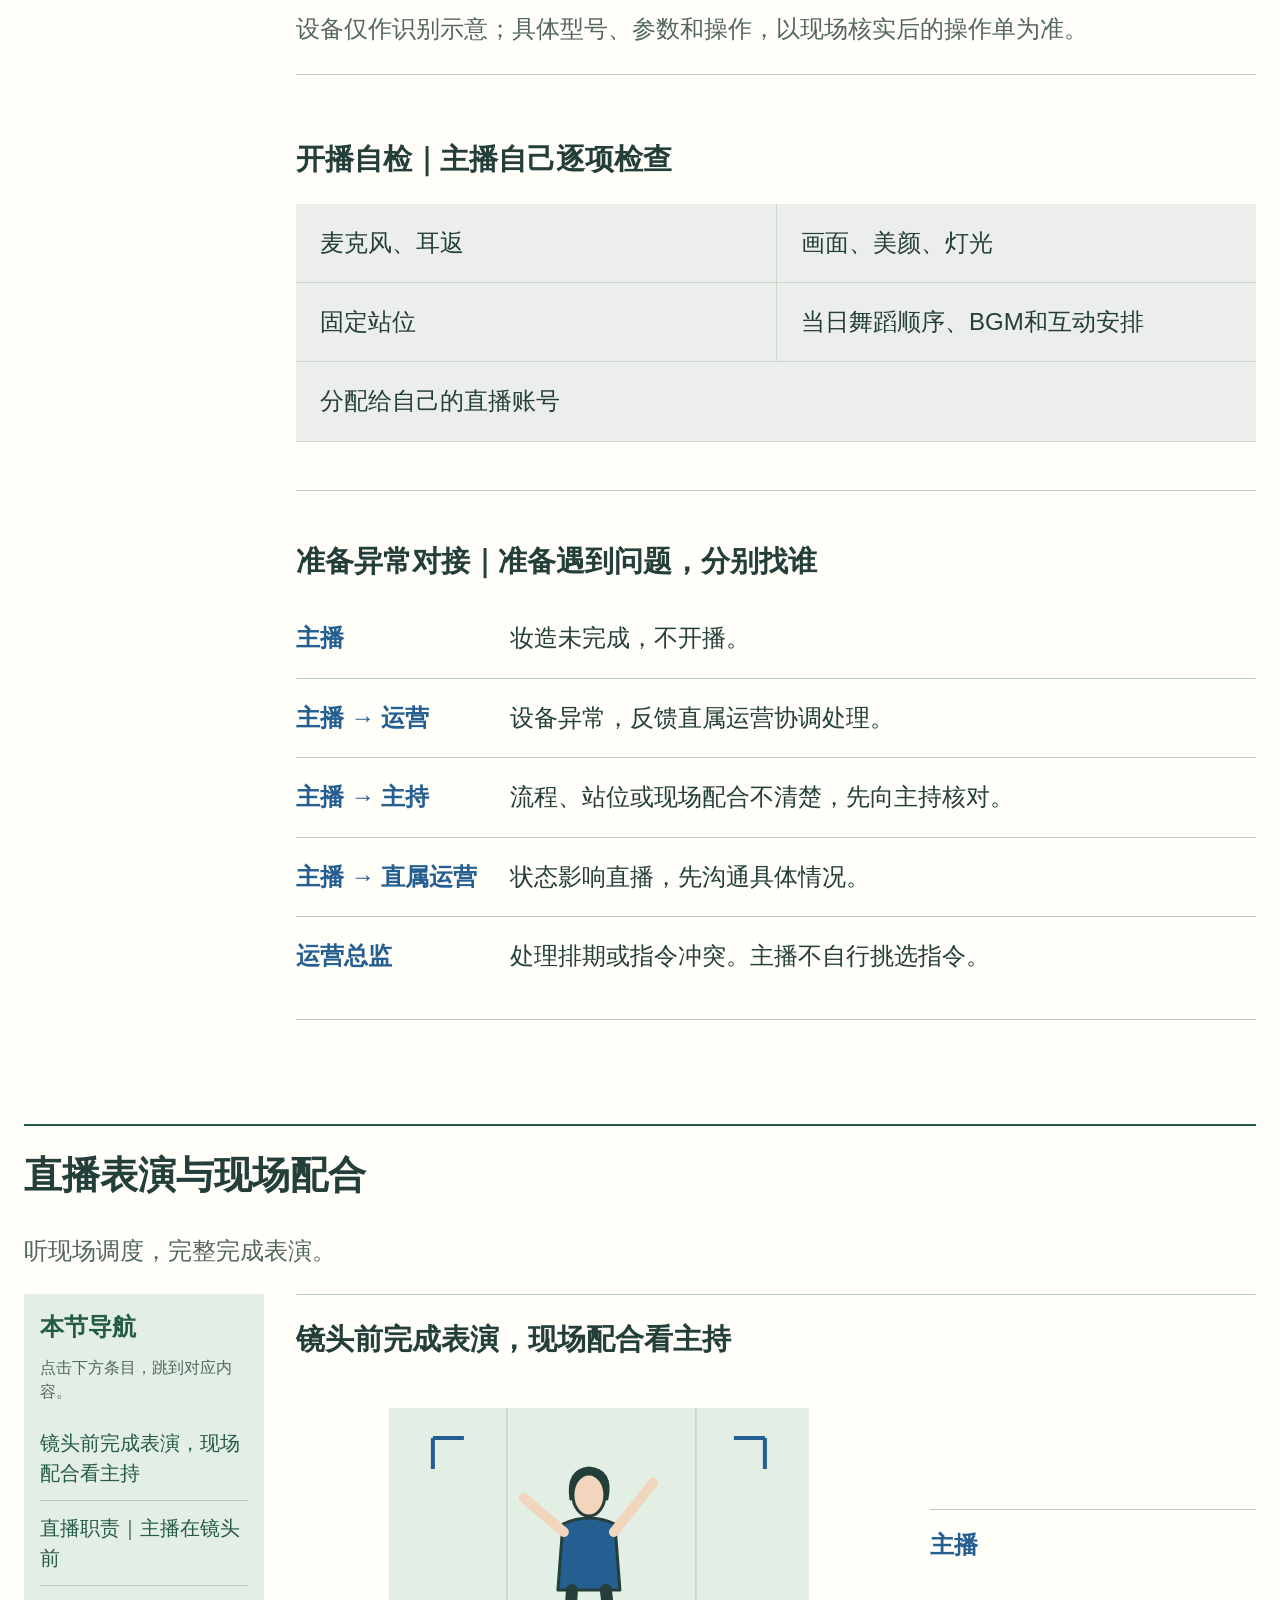
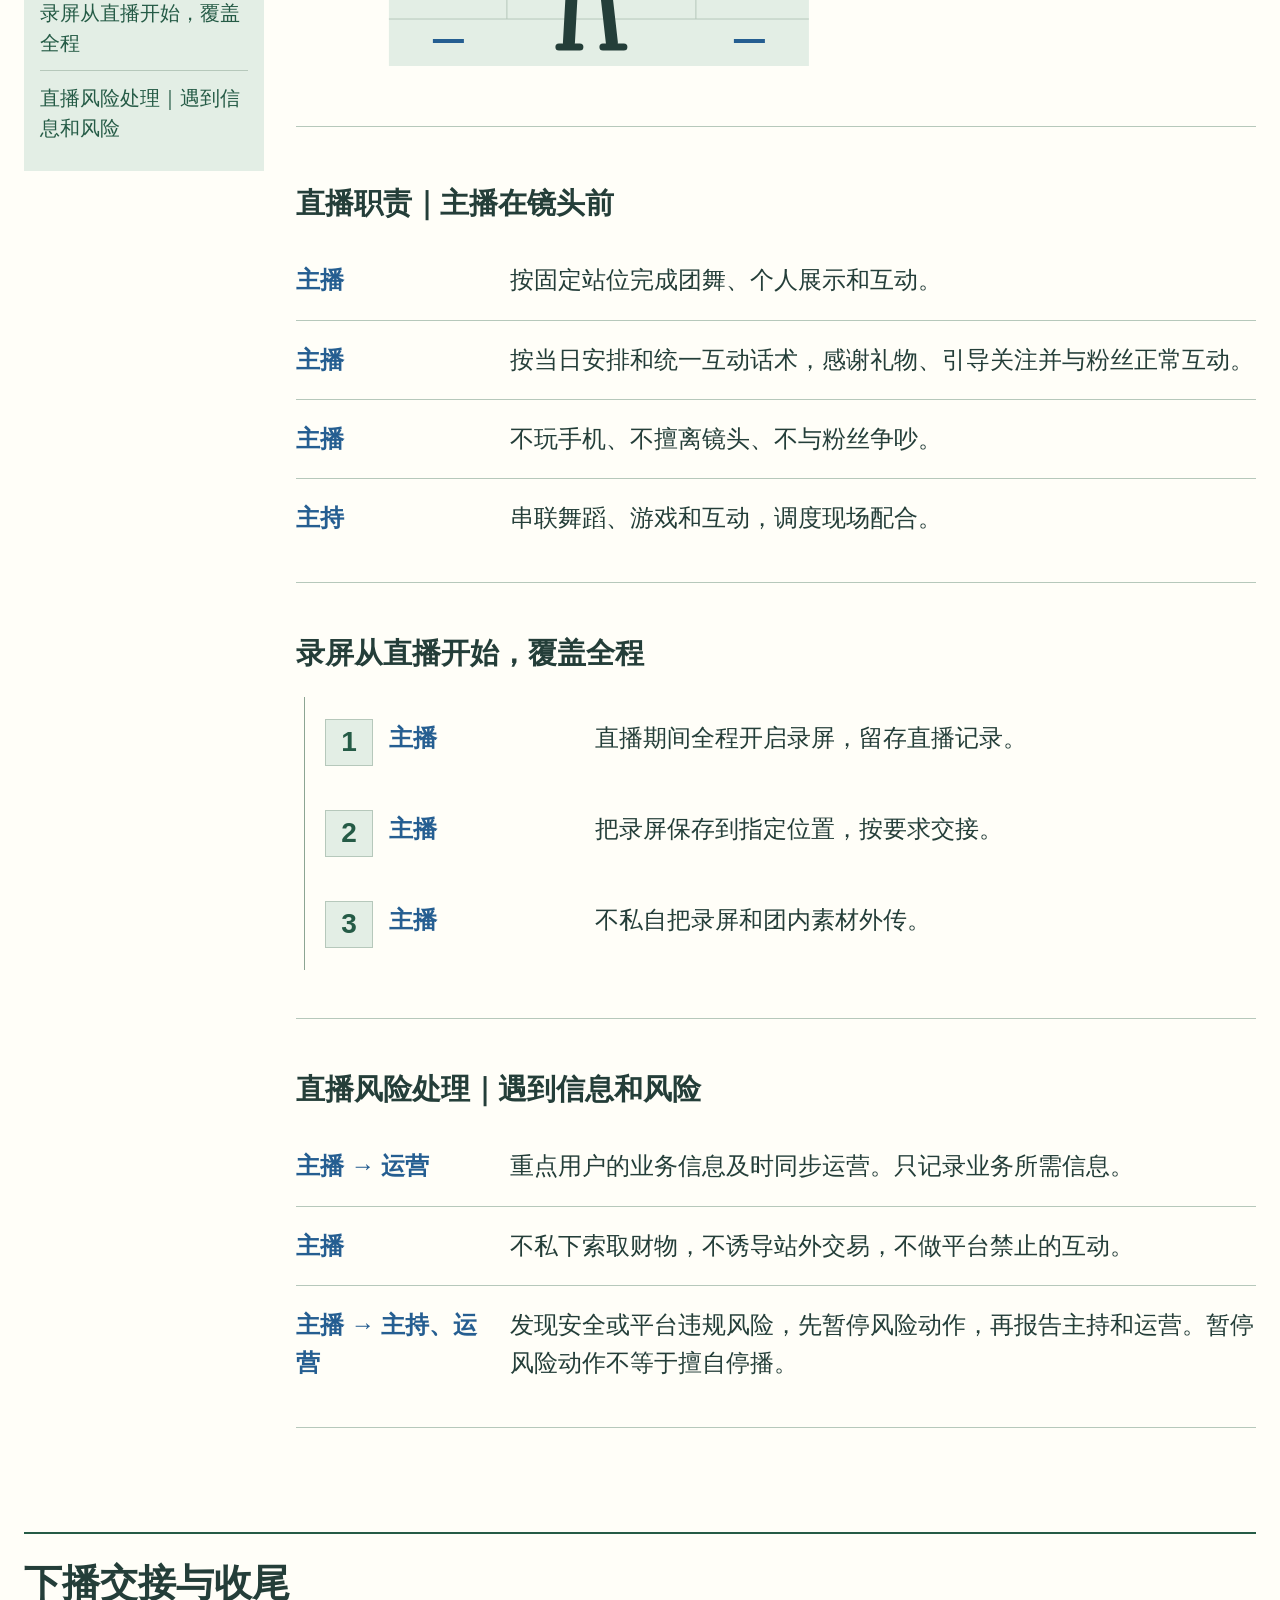
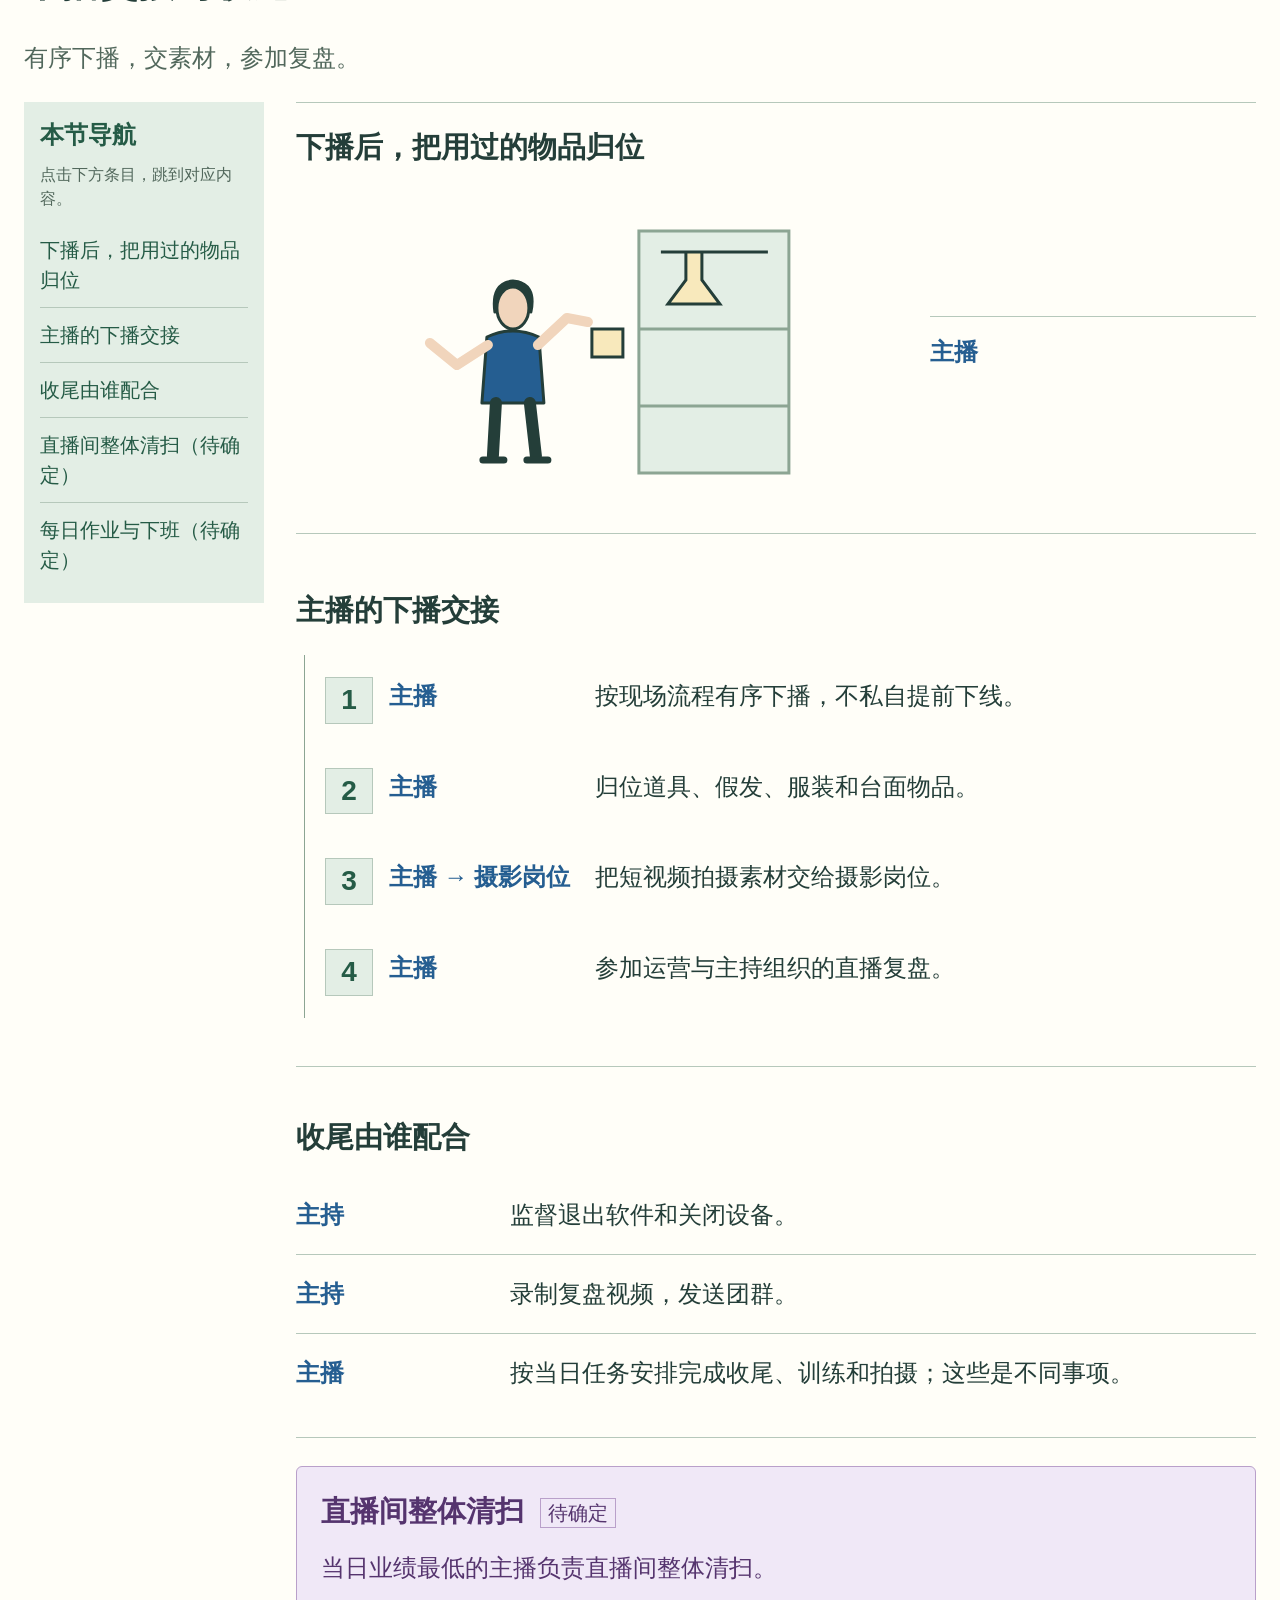
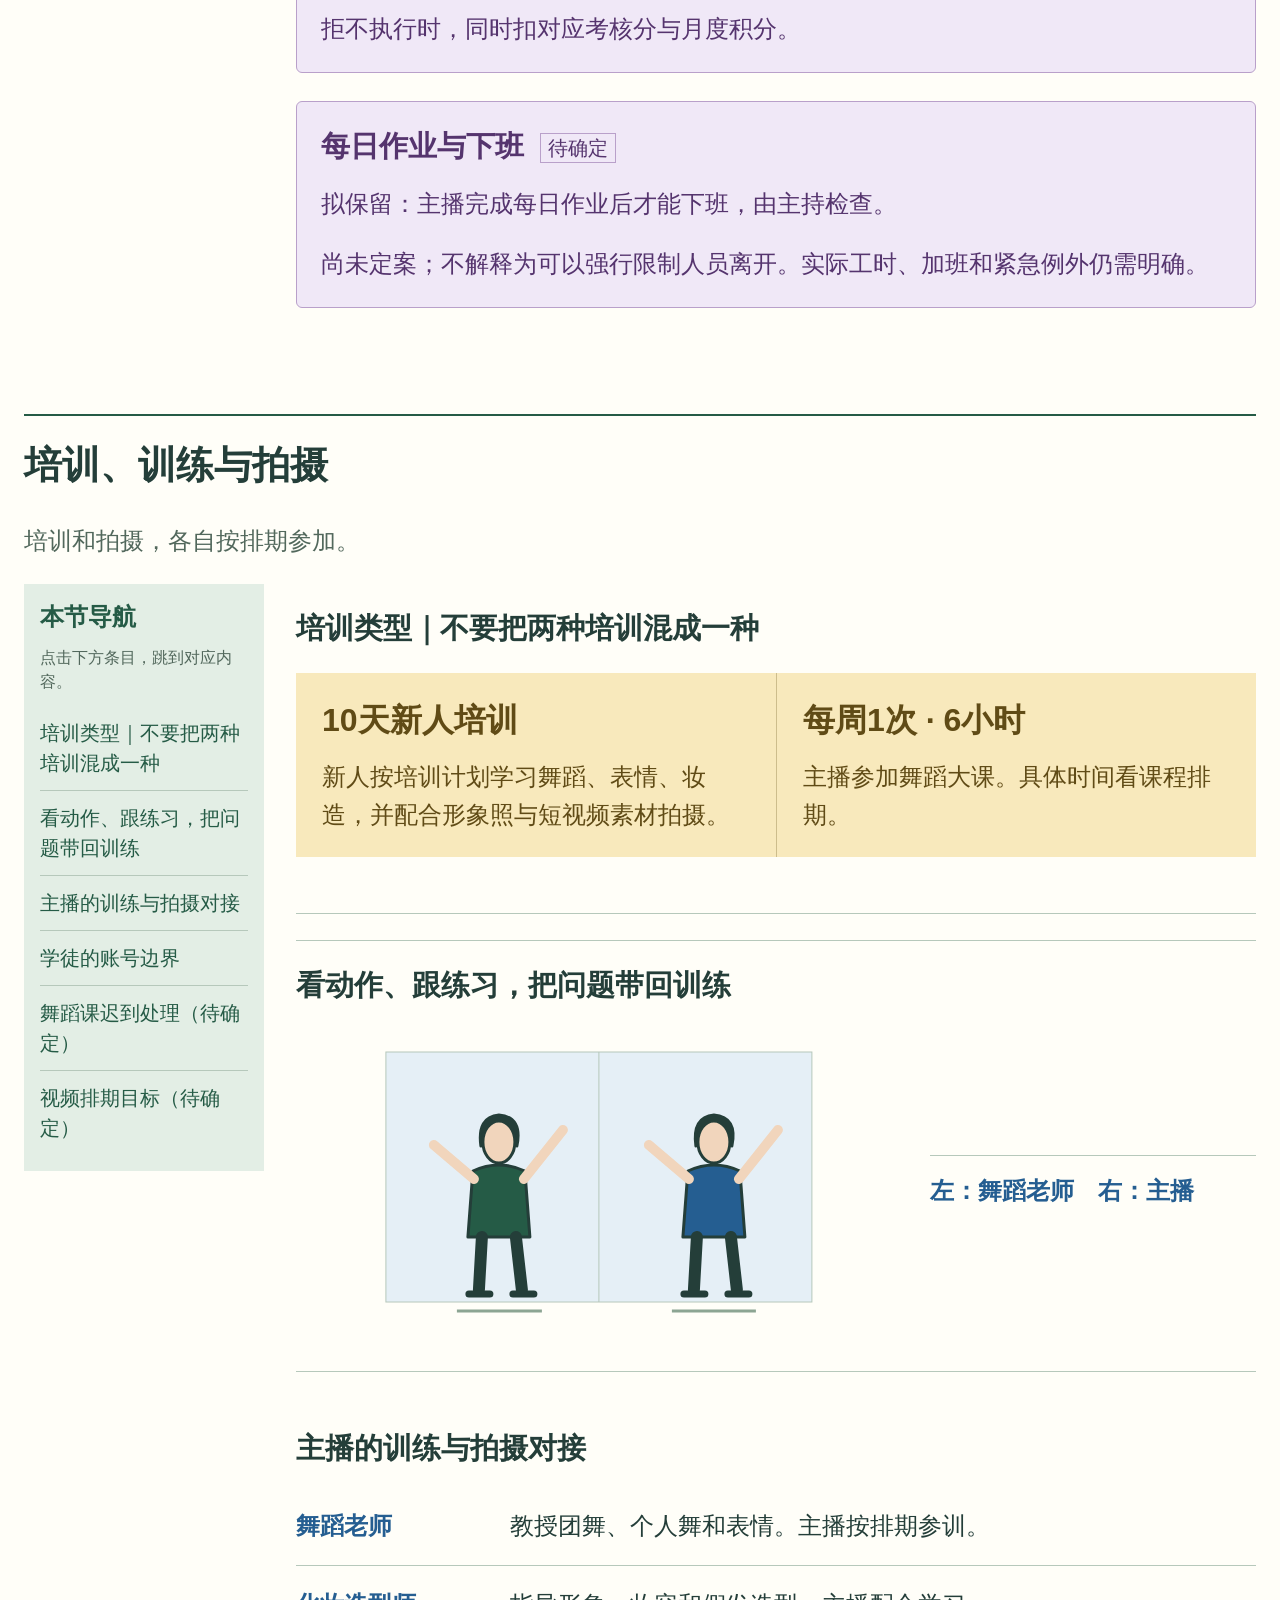
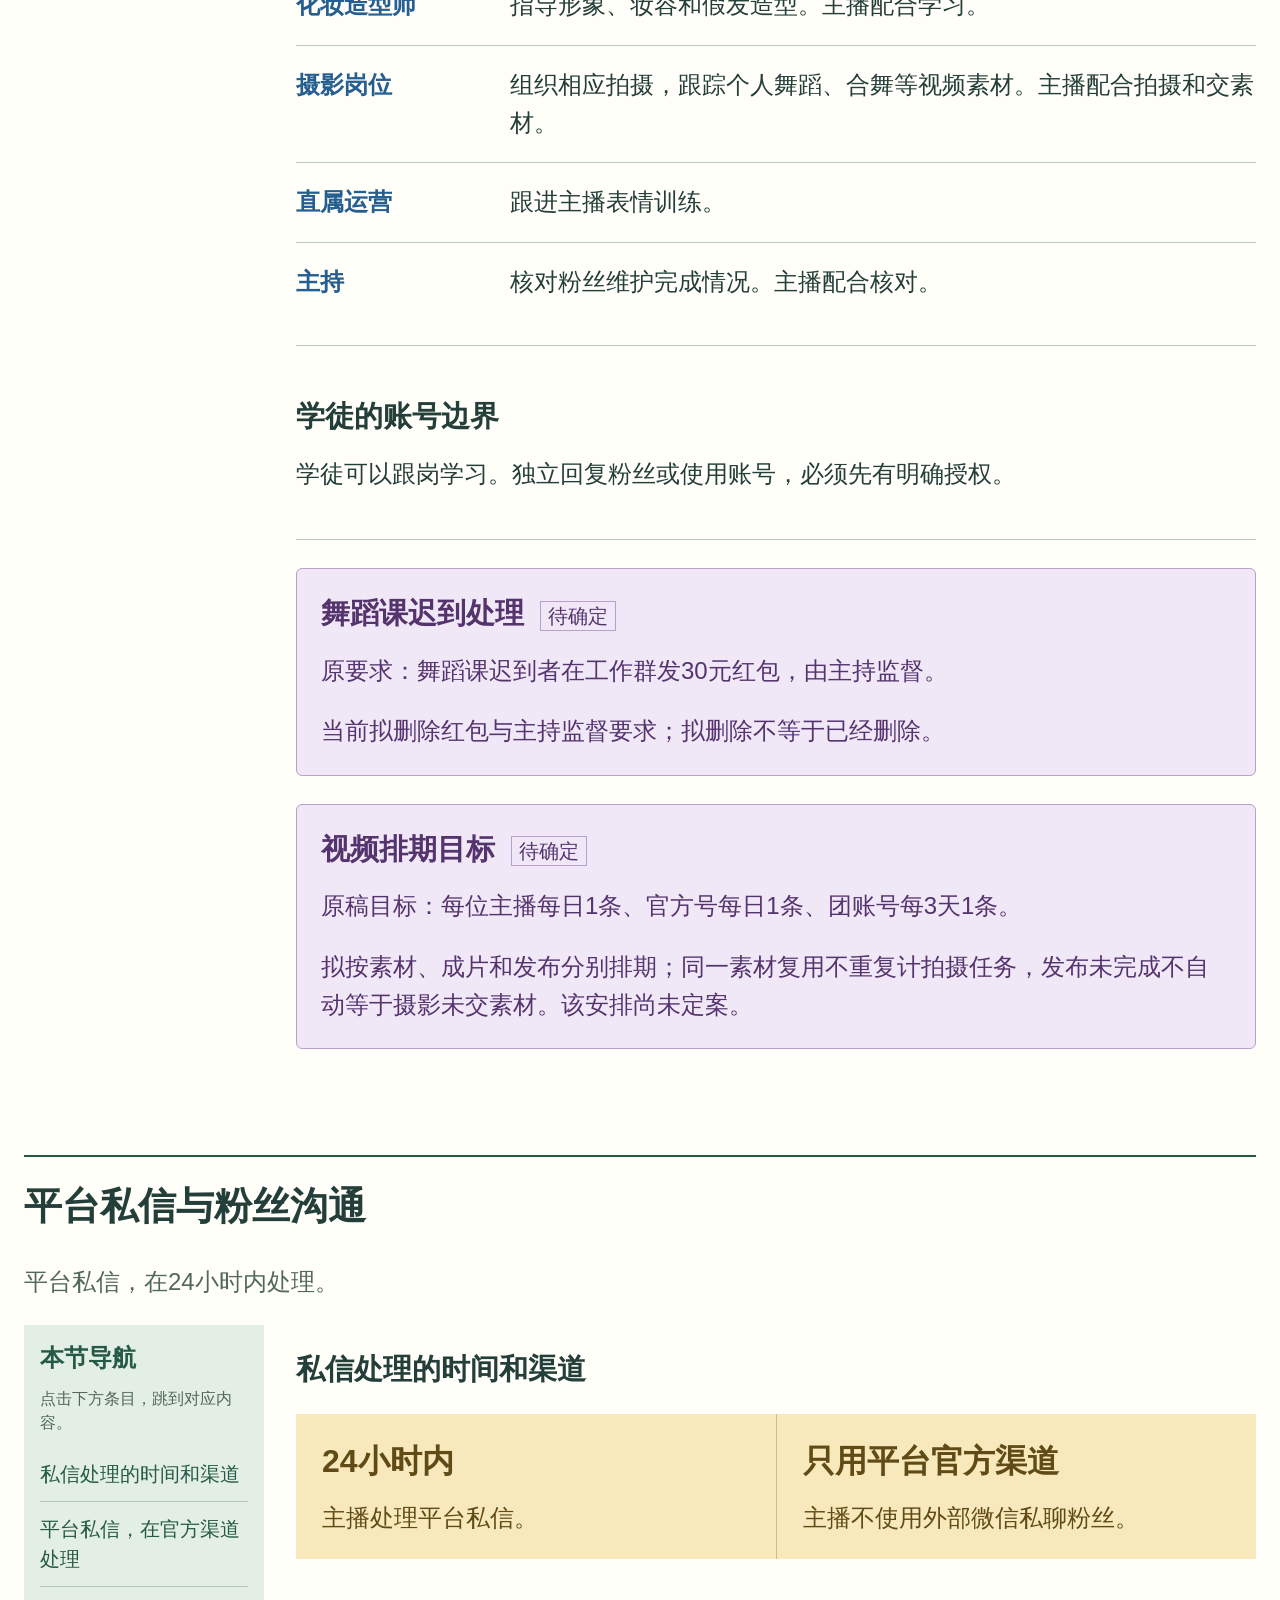
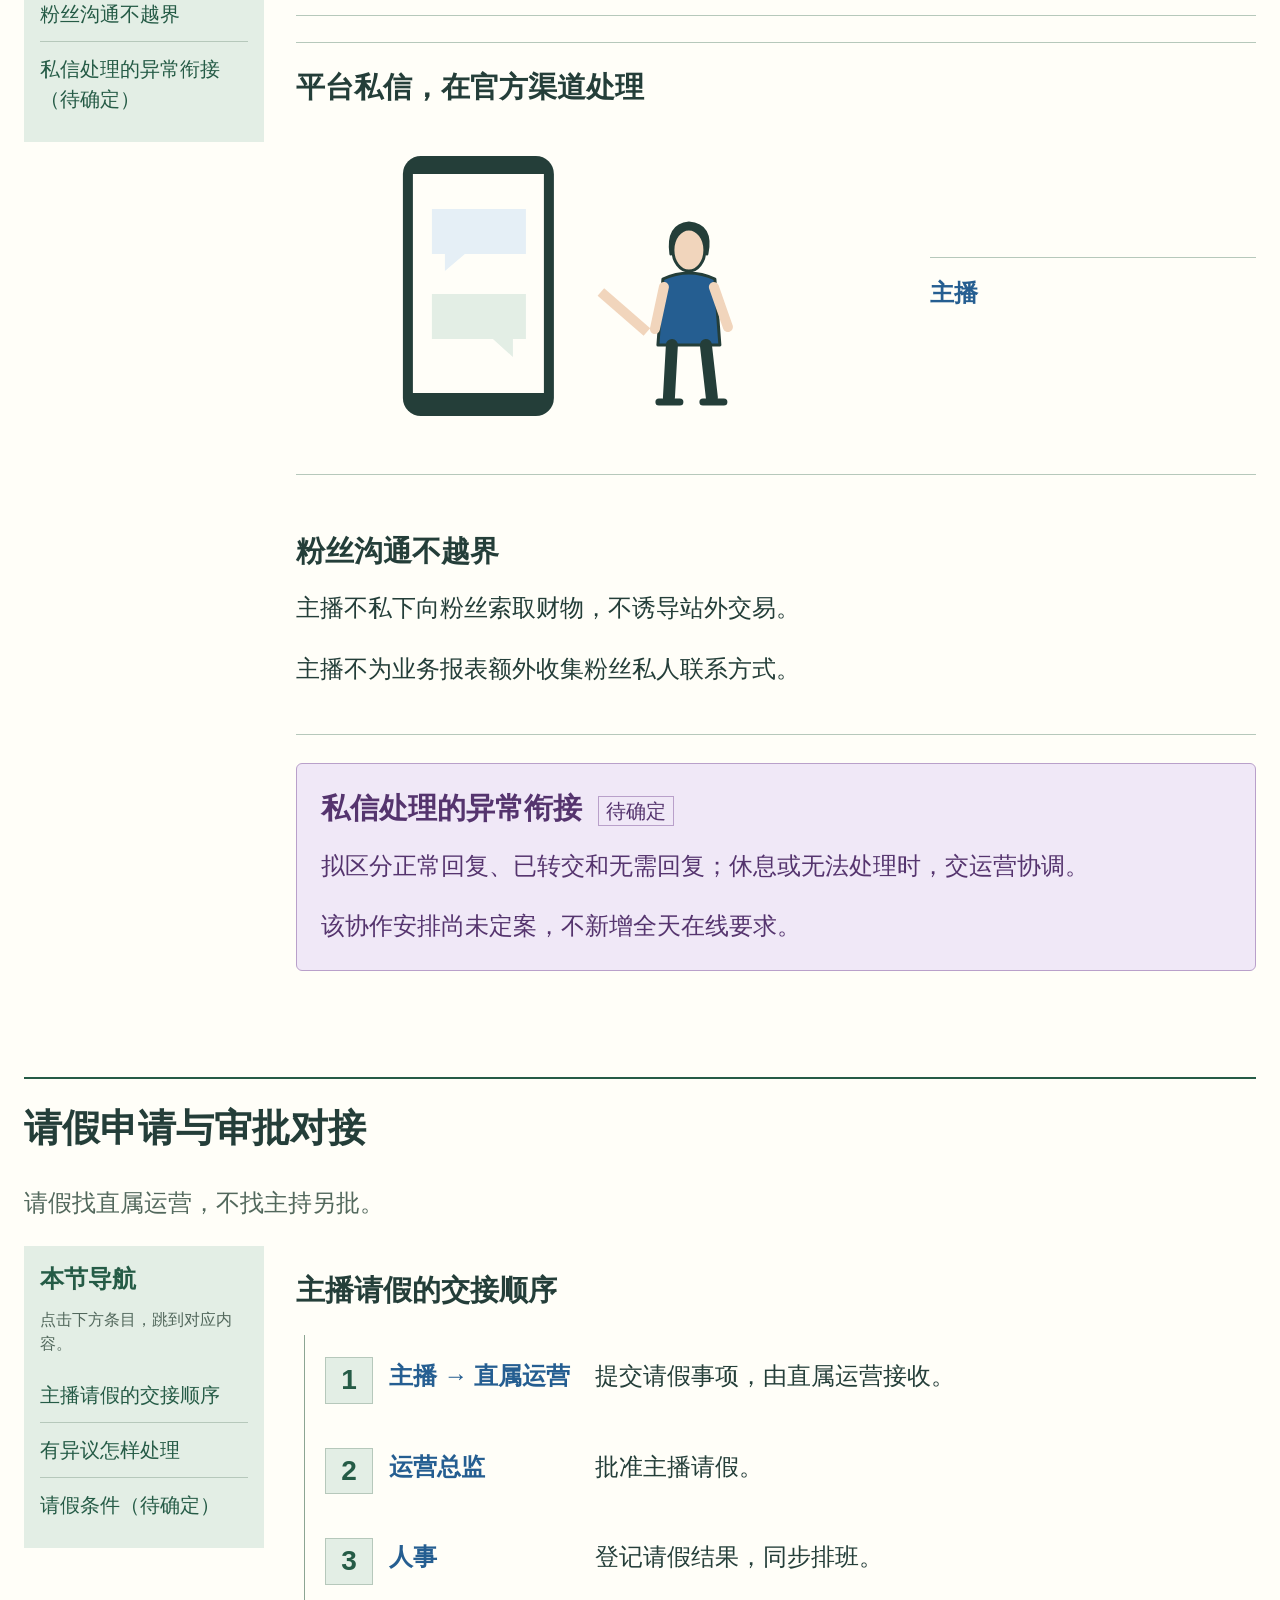
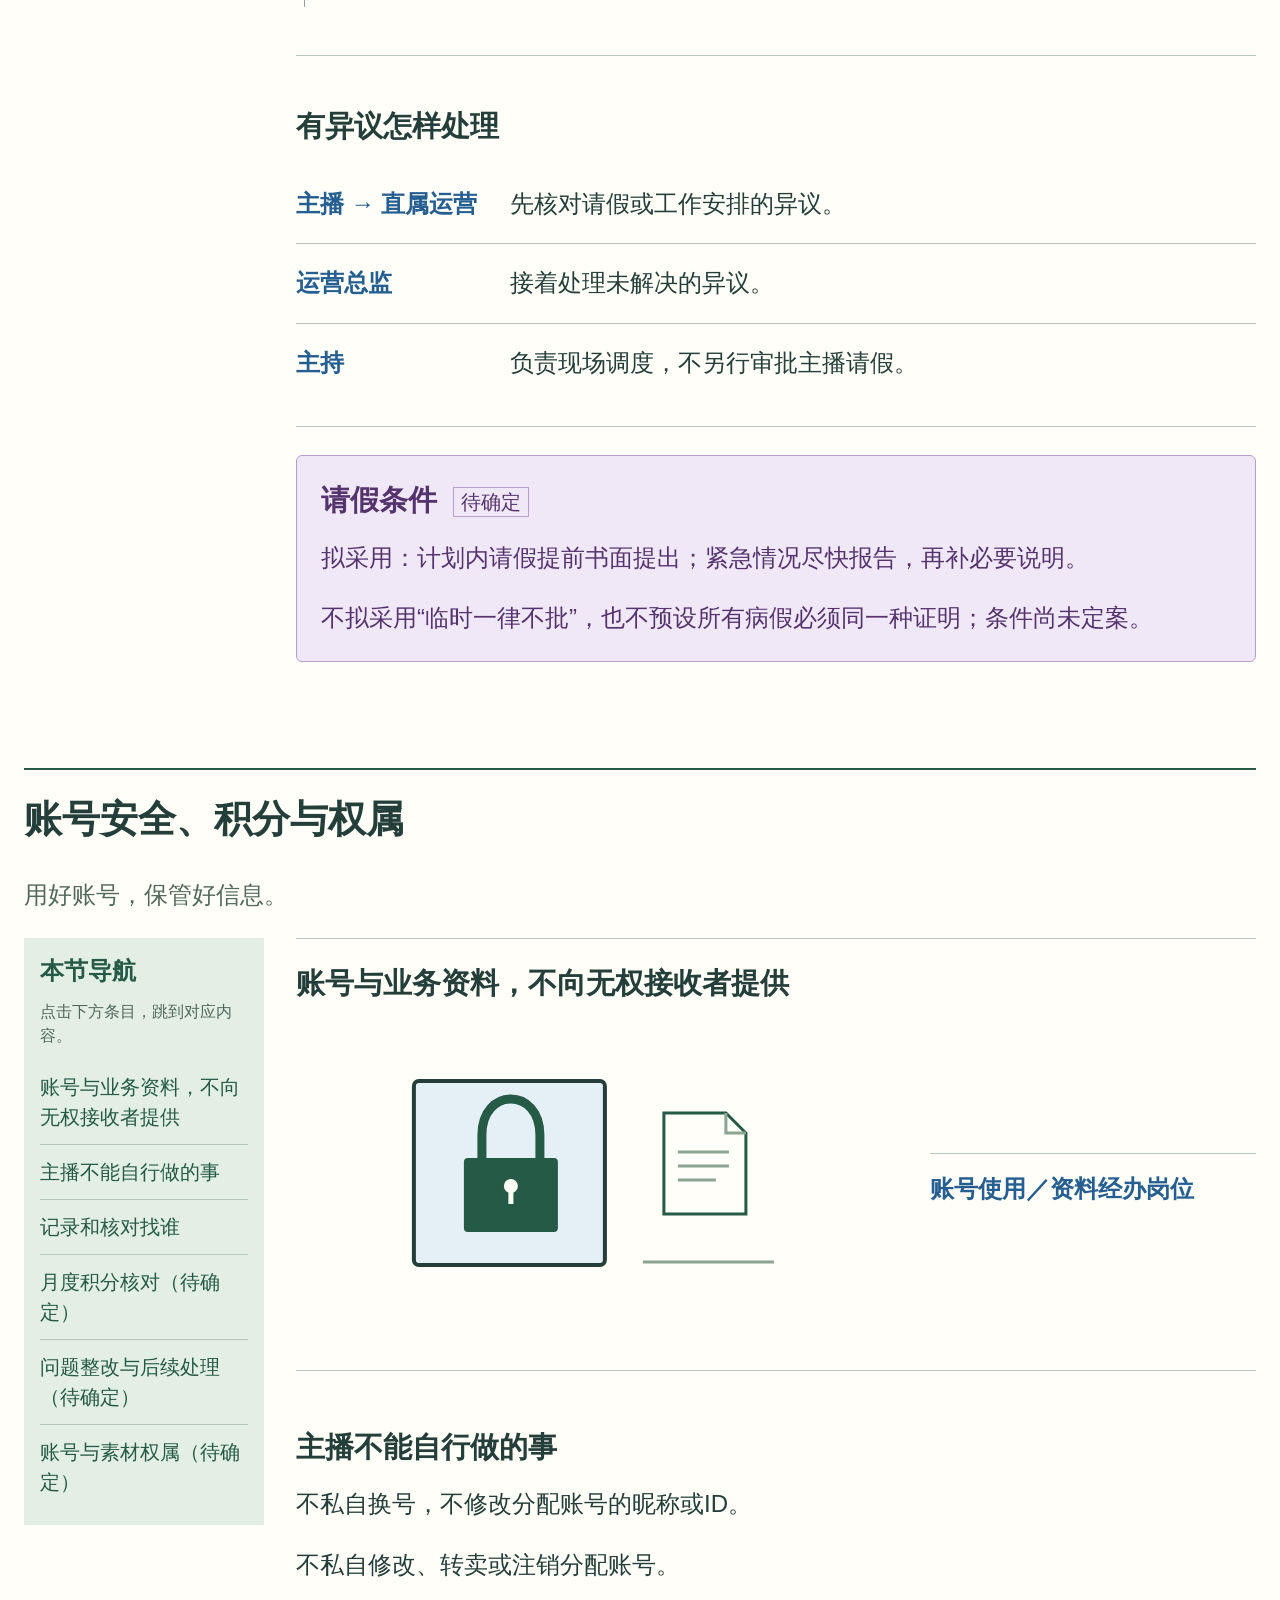
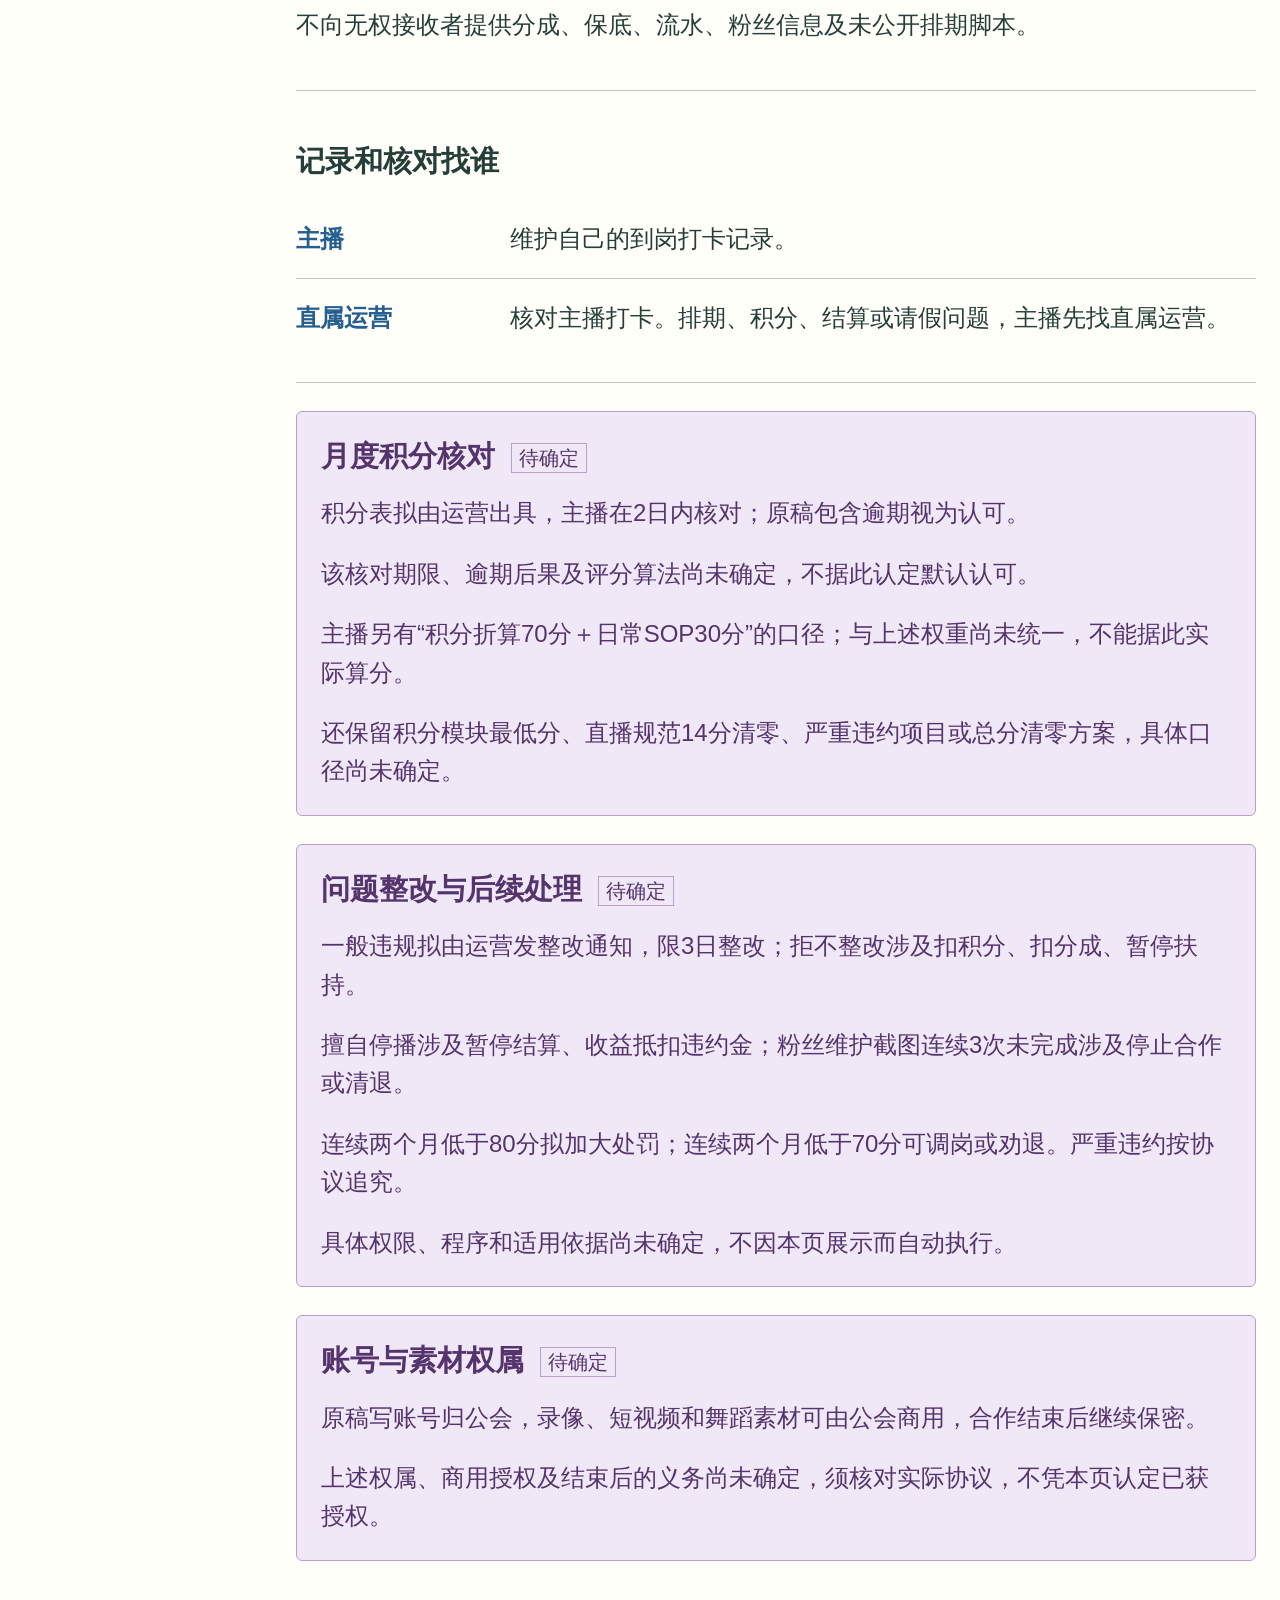
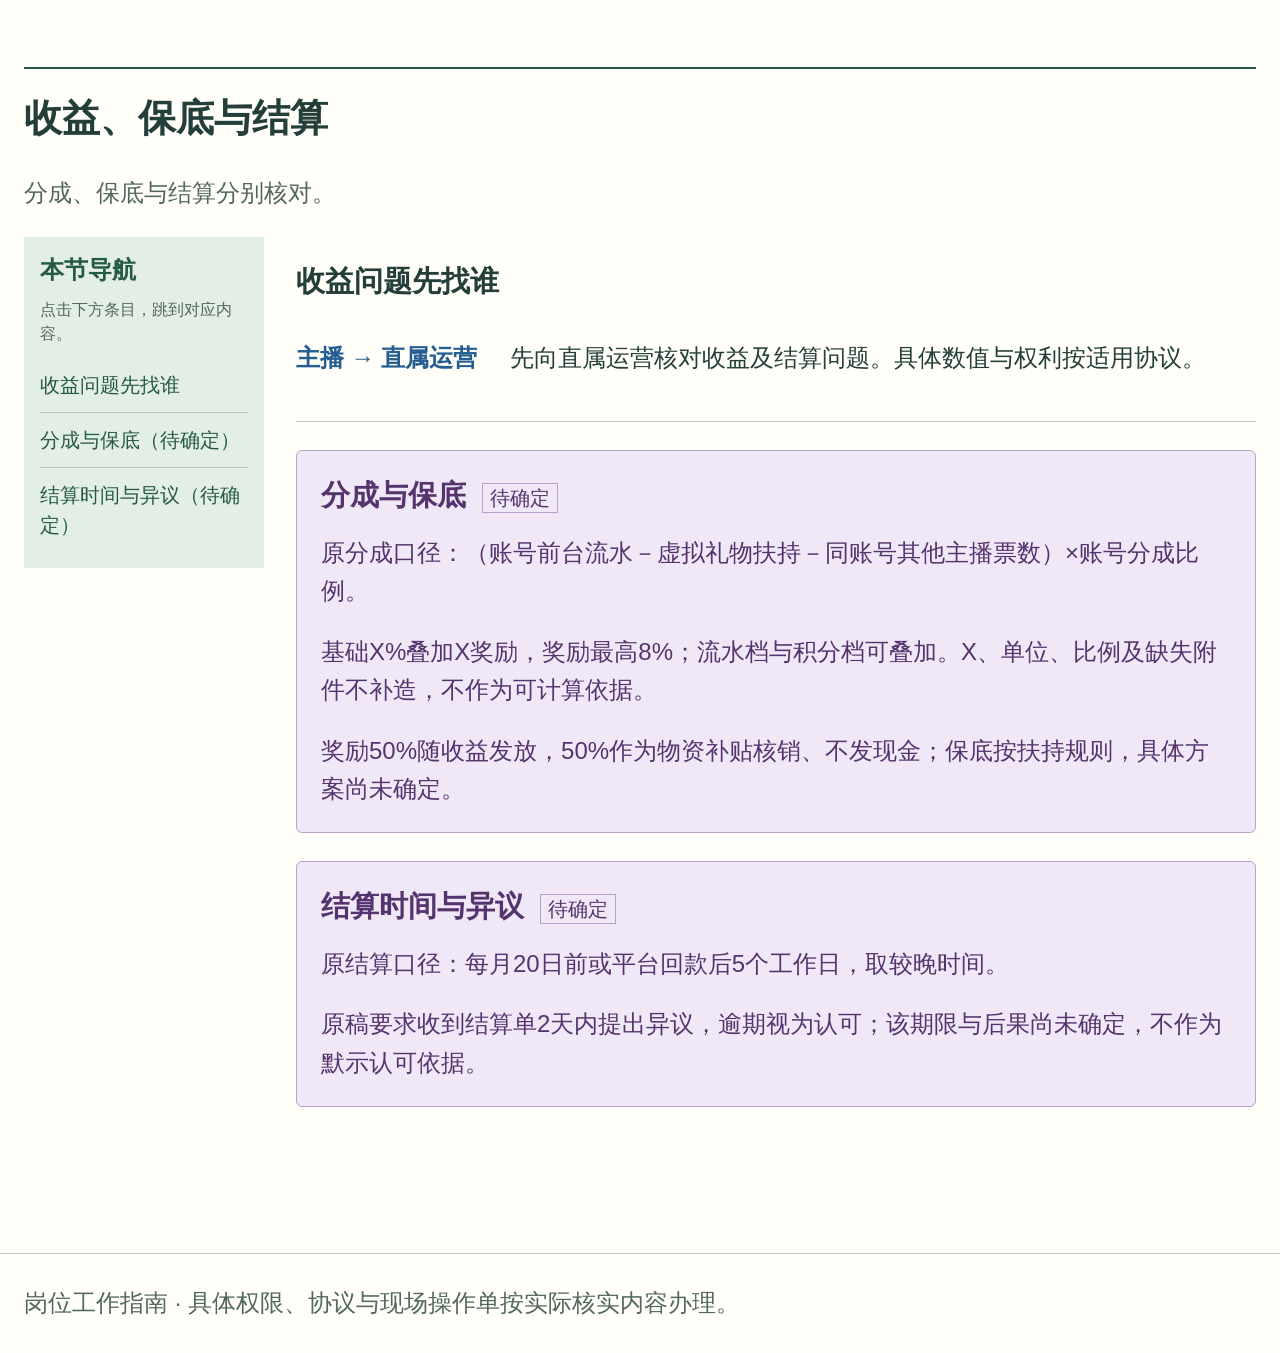
<file: anchor.html>
<!doctype html><html lang="zh-CN"><head><meta charset="utf-8"><meta name="viewport" content="width=device-width,initial-scale=1"><title>主播：从到岗到交接。</title><script src="view-mode.js"></script><link rel="stylesheet" href="mode-layout.css"><script src="navigation.js" defer></script><script src="chapters.js" defer></script></head><body><div class="view-toolbar" role="group" aria-label="页面显示模式"><button type="button" data-view="mobile" aria-pressed="false">手机版</button><button type="button" data-view="desktop" aria-pressed="false">电脑版</button><span class="view-status" role="status"></span></div><div class="guide-viewport"><div class="guide-page"><header><a href="index.html">员工工作指南</a><span>内部中文稿 · 未正式发布</span></header><main><div class="page-heading"><a class="back-link" href="index.html">返回岗位选择</a><h1>主播：从到岗到交接。</h1><p class="intro">日常安排找直属运营。直播现场听主持调度。</p><p class="status-note">紫色条款旁的“待确定”表示尚未定案，不作为新增执行依据。</p></div><details class="find-panel"><summary>查找本页内容</summary><form class="find-controls"><input type="search" aria-label="查找主题或动作" placeholder="输入岗位、动作或事项"><button type="submit">查找</button><button type="reset">全部</button></form><p class="find-result" role="status" aria-live="polite"></p></details><div class="layout"><nav aria-label="本页主题"><a href="#before" aria-current="true">开播前准备</a><a href="#live">直播表演与现场配合</a><a href="#after">下播交接与收尾</a><a href="#learn">培训、训练与拍摄</a><a href="#message">平台私信与粉丝沟通</a><a href="#leave">请假申请与审批对接</a><a href="#account">账号安全、积分与权属</a><a href="#income">收益、保底与结算</a></nav><div class="content"><article id="before"><h2>开播前准备</h2><p class="section-summary">提前到岗，准备好再开播。</p><div class="section-layout"><aside class="section-outline" aria-label="开播前准备的内容总览"><strong class="outline-desktop-title">本节导航</strong><strong class="outline-mobile-title">本节导航</strong><p class="outline-instruction">点击下方条目，跳到对应内容。</p><nav aria-label="开播前准备的子项"><a href="#before-part-1">到岗与进场时间｜两个时间，做两件事</a><a href="#before-part-2">开播前，检查你将使用的设备</a><a href="#before-part-3">开播自检｜主播自己逐项检查</a><a href="#before-part-4">准备异常对接｜准备遇到问题，分别找谁</a></nav></aside><div class="section-body"><section class="component"><h3 id="before-part-1">到岗与进场时间｜两个时间，做两件事</h3><div class="time-band" data-diagram="time"><div><strong>开播前60分钟</strong><p>主播到岗、签到，完成妆造。</p></div><div><strong>开播前30分钟</strong><p>主持组织主播进入直播间检查，并拍截图发团群。</p></div></div></section><figure class="equipment-plate" data-diagram="equipment"><figcaption><h3 id="before-part-2">开播前，检查你将使用的设备</h3><p>主播逐项自检；发现设备异常，反馈直属运营协调。</p></figcaption><div class="equipment-pair"><div><svg viewBox="0 0 500 320" role="img" aria-label="麦克风与耳返设备示意，不规定具体型号或操作按钮" xmlns="http://www.w3.org/2000/svg"><g stroke-linecap="round" stroke-linejoin="round">
<path d="M44 276H456" stroke="#b6c8bb"/>
<ellipse cx="179" cy="278" rx="70" ry="9" fill="#e3eee5"/>
<path d="M178 205V263M145 272H212" stroke="#243e39" stroke-width="8" fill="none"/>
<path d="M121 130V169C121 244 237 244 237 169V130" stroke="#255e91" stroke-width="7" fill="none"/>
<rect x="141" y="41" width="75" height="148" rx="37.5" fill="#243e39"/>
<path d="M148 110V76C148 36 209 36 209 76V110Z" fill="#e5eff6"/>
<path d="M151 61H207" stroke="#6b8d99" stroke-width="2"/><path d="M151 67H207" stroke="#6b8d99" stroke-width="2"/><path d="M151 73H207" stroke="#6b8d99" stroke-width="2"/><path d="M151 79H207" stroke="#6b8d99" stroke-width="2"/><path d="M151 85H207" stroke="#6b8d99" stroke-width="2"/><path d="M151 91H207" stroke="#6b8d99" stroke-width="2"/><path d="M151 97H207" stroke="#6b8d99" stroke-width="2"/><path d="M151 103H207" stroke="#6b8d99" stroke-width="2"/>
<path d="M152 113H205M153 120H204" stroke="#b6c8bb" stroke-width="2"/>
<circle cx="179" cy="153" r="7" fill="#8ca593"/><path d="M179 189V207" stroke="#243e39" stroke-width="8"/>
<path d="M206 198C260 209 245 268 292 270H333C360 270 359 244 343 240" stroke="#52685c" stroke-width="3" fill="none"/>
<path d="M313 132C289 84 316 47 347 55C370 60 367 90 351 101L335 113" stroke="#255e91" stroke-width="5" fill="none"/>
<path d="M335 109C315 110 304 130 312 147C319 164 339 165 350 152L362 137C373 121 357 105 345 108Z" stroke="#243e39" stroke-width="3" fill="#e5eff6"/>
<path d="M346 145L365 154L373 140L357 130" fill="#243e39"/>
<path d="M323 157C300 200 355 203 343 240" stroke="#52685c" stroke-width="3" fill="none"/>
<circle cx="331" cy="131" r="5" fill="#255e91"/>
</g></svg><strong>收音与返听</strong></div><div><svg viewBox="0 0 500 320" role="img" aria-label="相机、画面与灯光设备示意，不代表实际设备型号或直播间布局" xmlns="http://www.w3.org/2000/svg"><g stroke-linecap="round" stroke-linejoin="round">
<path d="M38 276H462" stroke="#b6c8bb"/>
<path d="M278 146L325 106L372 147V184H278Z" fill="#e3eee5"/>
<path d="M316 119L276 72H197" stroke="#b6c8bb" stroke-width="2" fill="none"/>
<rect x="279" y="71" width="153" height="103" rx="7" fill="#243e39"/>
<rect x="286" y="78" width="139" height="87" rx="2" fill="#e5eff6"/>
<path d="M294 87H309M294 87V102M417 87H402M417 87V102M294 156H309M294 156V141M417 156H402M417 156V141" stroke="#255e91" stroke-width="2" fill="none"/>
<path d="M355 96V149M329 122H381" stroke="#8ca593" stroke-width="1"/>
<path d="M334 113C334 87 377 87 377 113V140H334Z" fill="#b6c8bb"/>
<circle cx="355" cy="110" r="12" fill="#fffef8"/><path d="M333 144C333 120 377 120 377 144" fill="#fffef8"/>
<path d="M355 176V203M333 206H377" stroke="#243e39" stroke-width="6"/>
<path d="M75 77L139 61L173 94L154 151L88 168L56 132Z" fill="#f8e9bc" stroke="#604b16" stroke-width="3"/>
<path d="M75 77L89 105L56 132M139 61L123 102L173 94M89 105L88 168M123 102L154 151" stroke="#c5ae6f" stroke-width="1.5" fill="none"/>
<path d="M113 160V252M113 226L77 275M113 226L148 275" stroke="#52685c" stroke-width="4"/>
<path d="M198 194V264M198 245L172 276M198 245L225 276" stroke="#243e39" stroke-width="4"/>
<rect x="161" y="145" width="74" height="47" rx="5" fill="#243e39"/><path d="M177 145L183 135H204L211 145" fill="#243e39"/>
<circle cx="212" cy="168" r="24" fill="#e5eff6" stroke="#243e39" stroke-width="5"/><circle cx="212" cy="168" r="13" fill="#255e91"/><circle cx="208" cy="164" r="5" fill="#fffef8"/>
</g></svg><strong>出镜画面</strong></div></div><p class="figure-note">设备仅作识别示意；具体型号、参数和操作，以现场核实后的操作单为准。</p></figure><section class="component"><h3 id="before-part-3">开播自检｜主播自己逐项检查</h3><div class="fields"><span>麦克风、耳返</span><span>画面、美颜、灯光</span><span>固定站位</span><span>当日舞蹈顺序、BGM和互动安排</span><span>分配给自己的直播账号</span></div></section><section class="component"><h3 id="before-part-4">准备异常对接｜准备遇到问题，分别找谁</h3><dl class="lanes"><div><dt>主播</dt><dd>妆造未完成，不开播。</dd></div><div><dt>主播 → 运营</dt><dd>设备异常，反馈直属运营协调处理。</dd></div><div><dt>主播 → 主持</dt><dd>流程、站位或现场配合不清楚，先向主持核对。</dd></div><div><dt>主播 → 直属运营</dt><dd>状态影响直播，先沟通具体情况。</dd></div><div><dt>运营总监</dt><dd>处理排期或指令冲突。主播不自行挑选指令。</dd></div></dl></section></div></div></article><article id="live"><h2>直播表演与现场配合</h2><p class="section-summary">听现场调度，完整完成表演。</p><div class="section-layout"><aside class="section-outline" aria-label="直播表演与现场配合的内容总览"><strong class="outline-desktop-title">本节导航</strong><strong class="outline-mobile-title">本节导航</strong><p class="outline-instruction">点击下方条目，跳到对应内容。</p><nav aria-label="直播表演与现场配合的子项"><a href="#live-part-1">镜头前完成表演，现场配合看主持</a><a href="#live-part-2">直播职责｜主播在镜头前</a><a href="#live-part-3">录屏从直播开始，覆盖全程</a><a href="#live-part-4">直播风险处理｜遇到信息和风险</a></nav></aside><div class="section-body"><figure class="business-scene" data-scene="perform"><figcaption><h3 id="live-part-1">镜头前完成表演，现场配合看主持</h3></figcaption><svg viewBox="0 0 500 330" role="img" aria-label="镜头前完成表演，现场配合看主持" xmlns="http://www.w3.org/2000/svg"><rect x="40" y="36" width="420" height="258" fill="#e3eee5"/><path d="M40 247H460M158 36V247M347 36V247" stroke="#b6c8bb"/><g transform="translate(240 175)" stroke="#243e39" stroke-width="3" stroke-linecap="round" stroke-linejoin="round"><path d="M-18-48Q-22-77 0-79Q24-77 18-48" fill="#243e39"/><ellipse cy="-52" rx="16" ry="21" fill="#f1d5bc"/><path d="M-26-23Q0-35 26-23L31 43H-31Z" fill="#255e91"/><path d="M-17 43L-20 96M17 43L23 96" fill="none" stroke-width="12"/><path d="M-30 100H-9M14 100H35" stroke-width="7"/><path d="M-25-15L-65-49M25-15L64-64" fill="none" stroke="#f1d5bc" stroke-width="10"/></g><path d="M84 66H115M84 66V97M416 66H385M416 66V97M84 269H115M416 269H385" stroke="#255e91" stroke-width="4" fill="none"/></svg><div class="scene-legend">主播</div></figure><section class="component"><h3 id="live-part-2">直播职责｜主播在镜头前</h3><dl class="lanes"><div><dt>主播</dt><dd>按固定站位完成团舞、个人展示和互动。</dd></div><div><dt>主播</dt><dd>按当日安排和统一互动话术，感谢礼物、引导关注并与粉丝正常互动。</dd></div><div><dt>主播</dt><dd>不玩手机、不擅离镜头、不与粉丝争吵。</dd></div><div><dt>主持</dt><dd>串联舞蹈、游戏和互动，调度现场配合。</dd></div></dl></section><section class="component"><h3 id="live-part-3">录屏从直播开始，覆盖全程</h3><ol class="flow"><li><strong>主播</strong><span>直播期间全程开启录屏，留存直播记录。</span></li><li><strong>主播</strong><span>把录屏保存到指定位置，按要求交接。</span></li><li><strong>主播</strong><span>不私自把录屏和团内素材外传。</span></li></ol></section><section class="component"><h3 id="live-part-4">直播风险处理｜遇到信息和风险</h3><dl class="lanes"><div><dt>主播 → 运营</dt><dd>重点用户的业务信息及时同步运营。只记录业务所需信息。</dd></div><div><dt>主播</dt><dd>不私下索取财物，不诱导站外交易，不做平台禁止的互动。</dd></div><div><dt>主播 → 主持、运营</dt><dd>发现安全或平台违规风险，先暂停风险动作，再报告主持和运营。暂停风险动作不等于擅自停播。</dd></div></dl></section></div></div></article><article id="after"><h2>下播交接与收尾</h2><p class="section-summary">有序下播，交素材，参加复盘。</p><div class="section-layout"><aside class="section-outline" aria-label="下播交接与收尾的内容总览"><strong class="outline-desktop-title">本节导航</strong><strong class="outline-mobile-title">本节导航</strong><p class="outline-instruction">点击下方条目，跳到对应内容。</p><nav aria-label="下播交接与收尾的子项"><a href="#after-part-1">下播后，把用过的物品归位</a><a href="#after-part-2">主播的下播交接</a><a href="#after-part-3">收尾由谁配合</a><a href="#after-part-4">直播间整体清扫（待确定）</a><a href="#after-part-5">每日作业与下班（待确定）</a></nav></aside><div class="section-body"><figure class="business-scene" data-scene="close"><figcaption><h3 id="after-part-1">下播后，把用过的物品归位</h3></figcaption><svg viewBox="0 0 500 330" role="img" aria-label="下播后，把用过的物品归位" xmlns="http://www.w3.org/2000/svg"><rect x="290" y="52" width="150" height="242" fill="#e3eee5" stroke="#8ca593" stroke-width="3"/><path d="M290 150H440M290 227H440" stroke="#8ca593" stroke-width="3"/><path d="M312 73H419M337 73V101L319 125H371L353 101V73" fill="#f8e9bc" stroke="#243e39" stroke-width="3"/><g transform="translate(164 181)" stroke="#243e39" stroke-width="3" stroke-linecap="round" stroke-linejoin="round"><path d="M-18-48Q-22-77 0-79Q24-77 18-48" fill="#243e39"/><ellipse cy="-52" rx="16" ry="21" fill="#f1d5bc"/><path d="M-26-23Q0-35 26-23L31 43H-31Z" fill="#255e91"/><path d="M-17 43L-20 96M17 43L23 96" fill="none" stroke-width="12"/><path d="M-30 100H-9M14 100H35" stroke-width="7"/><path d="M-25-15L-56 5L-83-17M25-15L54-42L75-38" fill="none" stroke="#f1d5bc" stroke-width="10"/></g><path d="M243 150H274V178H243Z" fill="#f8e9bc" stroke="#243e39" stroke-width="3"/></svg><div class="scene-legend">主播</div></figure><section class="component"><h3 id="after-part-2">主播的下播交接</h3><ol class="flow"><li><strong>主播</strong><span>按现场流程有序下播，不私自提前下线。</span></li><li><strong>主播</strong><span>归位道具、假发、服装和台面物品。</span></li><li><strong>主播 → 摄影岗位</strong><span>把短视频拍摄素材交给摄影岗位。</span></li><li><strong>主播</strong><span>参加运营与主持组织的直播复盘。</span></li></ol></section><section class="component"><h3 id="after-part-3">收尾由谁配合</h3><dl class="lanes"><div><dt>主持</dt><dd>监督退出软件和关闭设备。</dd></div><div><dt>主持</dt><dd>录制复盘视频，发送团群。</dd></div><div><dt>主播</dt><dd>按当日任务安排完成收尾、训练和拍摄；这些是不同事项。</dd></div></dl></section><section class="component uncertainty" data-uncertainty="cleaning"><h3 id="after-part-4">直播间整体清扫 <small class="uncertain-label">待确定</small></h3><p>当日业绩最低的主播负责直播间整体清扫。</p><p>拒不执行时，同时扣对应考核分与月度积分。</p></section><section class="component uncertainty" data-uncertainty="homework"><h3 id="after-part-5">每日作业与下班 <small class="uncertain-label">待确定</small></h3><p>拟保留：主播完成每日作业后才能下班，由主持检查。</p><p>尚未定案；不解释为可以强行限制人员离开。实际工时、加班和紧急例外仍需明确。</p></section></div></div></article><article id="learn"><h2>培训、训练与拍摄</h2><p class="section-summary">培训和拍摄，各自按排期参加。</p><div class="section-layout"><aside class="section-outline" aria-label="培训、训练与拍摄的内容总览"><strong class="outline-desktop-title">本节导航</strong><strong class="outline-mobile-title">本节导航</strong><p class="outline-instruction">点击下方条目，跳到对应内容。</p><nav aria-label="培训、训练与拍摄的子项"><a href="#learn-part-1">培训类型｜不要把两种培训混成一种</a><a href="#learn-part-2">看动作、跟练习，把问题带回训练</a><a href="#learn-part-3">主播的训练与拍摄对接</a><a href="#learn-part-4">学徒的账号边界</a><a href="#learn-part-5">舞蹈课迟到处理（待确定）</a><a href="#learn-part-6">视频排期目标（待确定）</a></nav></aside><div class="section-body"><section class="component"><h3 id="learn-part-1">培训类型｜不要把两种培训混成一种</h3><div class="time-band" data-diagram="time"><div><strong>10天新人培训</strong><p>新人按培训计划学习舞蹈、表情、妆造，并配合形象照与短视频素材拍摄。</p></div><div><strong>每周1次 · 6小时</strong><p>主播参加舞蹈大课。具体时间看课程排期。</p></div></div></section><figure class="business-scene" data-scene="training"><figcaption><h3 id="learn-part-2">看动作、跟练习，把问题带回训练</h3></figcaption><svg viewBox="0 0 500 330" role="img" aria-label="看动作、跟练习，把问题带回训练" xmlns="http://www.w3.org/2000/svg"><rect x="37" y="35" width="426" height="250" fill="#e5eff6" stroke="#b6c8bb"/><path d="M250 35V285" stroke="#b6c8bb"/><g transform="translate(150 177)" stroke="#243e39" stroke-width="3" stroke-linecap="round" stroke-linejoin="round"><path d="M-18-48Q-22-77 0-79Q24-77 18-48" fill="#243e39"/><ellipse cy="-52" rx="16" ry="21" fill="#f1d5bc"/><path d="M-26-23Q0-35 26-23L31 43H-31Z" fill="#255b46"/><path d="M-17 43L-20 96M17 43L23 96" fill="none" stroke-width="12"/><path d="M-30 100H-9M14 100H35" stroke-width="7"/><path d="M-25-15L-65-49M25-15L64-64" fill="none" stroke="#f1d5bc" stroke-width="10"/></g><g transform="translate(365 177)" stroke="#243e39" stroke-width="3" stroke-linecap="round" stroke-linejoin="round"><path d="M-18-48Q-22-77 0-79Q24-77 18-48" fill="#243e39"/><ellipse cy="-52" rx="16" ry="21" fill="#f1d5bc"/><path d="M-26-23Q0-35 26-23L31 43H-31Z" fill="#255e91"/><path d="M-17 43L-20 96M17 43L23 96" fill="none" stroke-width="12"/><path d="M-30 100H-9M14 100H35" stroke-width="7"/><path d="M-25-15L-65-49M25-15L64-64" fill="none" stroke="#f1d5bc" stroke-width="10"/></g><path d="M108 294H193M323 294H407" stroke="#8ca593" stroke-width="3"/></svg><div class="scene-legend">左：舞蹈老师　右：主播</div></figure><section class="component"><h3 id="learn-part-3">主播的训练与拍摄对接</h3><dl class="lanes"><div><dt>舞蹈老师</dt><dd>教授团舞、个人舞和表情。主播按排期参训。</dd></div><div><dt>化妆造型师</dt><dd>指导形象、妆容和假发造型。主播配合学习。</dd></div><div><dt>摄影岗位</dt><dd>组织相应拍摄，跟踪个人舞蹈、合舞等视频素材。主播配合拍摄和交素材。</dd></div><div><dt>直属运营</dt><dd>跟进主播表情训练。</dd></div><div><dt>主持</dt><dd>核对粉丝维护完成情况。主播配合核对。</dd></div></dl></section><section class="component"><h3 id="learn-part-4">学徒的账号边界</h3><p>学徒可以跟岗学习。独立回复粉丝或使用账号，必须先有明确授权。</p></section><section class="component uncertainty" data-uncertainty="late"><h3 id="learn-part-5">舞蹈课迟到处理 <small class="uncertain-label">待确定</small></h3><p>原要求：舞蹈课迟到者在工作群发30元红包，由主持监督。</p><p>当前拟删除红包与主持监督要求；拟删除不等于已经删除。</p></section><section class="component uncertainty" data-uncertainty="video"><h3 id="learn-part-6">视频排期目标 <small class="uncertain-label">待确定</small></h3><p>原稿目标：每位主播每日1条、官方号每日1条、团账号每3天1条。</p><p>拟按素材、成片和发布分别排期；同一素材复用不重复计拍摄任务，发布未完成不自动等于摄影未交素材。该安排尚未定案。</p></section></div></div></article><article id="message"><h2>平台私信与粉丝沟通</h2><p class="section-summary">平台私信，在24小时内处理。</p><div class="section-layout"><aside class="section-outline" aria-label="平台私信与粉丝沟通的内容总览"><strong class="outline-desktop-title">本节导航</strong><strong class="outline-mobile-title">本节导航</strong><p class="outline-instruction">点击下方条目，跳到对应内容。</p><nav aria-label="平台私信与粉丝沟通的子项"><a href="#message-part-1">私信处理的时间和渠道</a><a href="#message-part-2">平台私信，在官方渠道处理</a><a href="#message-part-3">粉丝沟通不越界</a><a href="#message-part-4">私信处理的异常衔接（待确定）</a></nav></aside><div class="section-body"><section class="component"><h3 id="message-part-1">私信处理的时间和渠道</h3><div class="time-band" data-diagram="time"><div><strong>24小时内</strong><p>主播处理平台私信。</p></div><div><strong>只用平台官方渠道</strong><p>主播不使用外部微信私聊粉丝。</p></div></div></section><figure class="business-scene" data-scene="message"><figcaption><h3 id="message-part-2">平台私信，在官方渠道处理</h3></figcaption><svg viewBox="0 0 500 330" role="img" aria-label="平台私信，在官方渠道处理" xmlns="http://www.w3.org/2000/svg"><rect x="54" y="36" width="151" height="260" rx="18" fill="#243e39"/><rect x="64" y="54" width="131" height="219" fill="#fffef8"/><path d="M83 89H177V134H116L96 151V134H83Z" fill="#e5eff6"/><path d="M83 174H177V219H164L164 237L144 219H83Z" fill="#e3eee5"/><g transform="translate(340 182)" stroke="#243e39" stroke-width="3" stroke-linecap="round" stroke-linejoin="round"><path d="M-18-48Q-22-77 0-79Q24-77 18-48" fill="#243e39"/><ellipse cy="-52" rx="16" ry="21" fill="#f1d5bc"/><path d="M-26-23Q0-35 26-23L31 43H-31Z" fill="#255e91"/><path d="M-17 43L-20 96M17 43L23 96" fill="none" stroke-width="12"/><path d="M-30 100H-9M14 100H35" stroke-width="7"/><path d="M-25-15L-34 27M25-15L39 25" fill="none" stroke="#f1d5bc" stroke-width="10"/></g><path d="M298 212L252 172" stroke="#f1d5bc" stroke-width="10"/></svg><div class="scene-legend">主播</div></figure><section class="component"><h3 id="message-part-3">粉丝沟通不越界</h3><p>主播不私下向粉丝索取财物，不诱导站外交易。</p><p>主播不为业务报表额外收集粉丝私人联系方式。</p></section><section class="component uncertainty" data-uncertainty="message"><h3 id="message-part-4">私信处理的异常衔接 <small class="uncertain-label">待确定</small></h3><p>拟区分正常回复、已转交和无需回复；休息或无法处理时，交运营协调。</p><p>该协作安排尚未定案，不新增全天在线要求。</p></section></div></div></article><article id="leave"><h2>请假申请与审批对接</h2><p class="section-summary">请假找直属运营，不找主持另批。</p><div class="section-layout"><aside class="section-outline" aria-label="请假申请与审批对接的内容总览"><strong class="outline-desktop-title">本节导航</strong><strong class="outline-mobile-title">本节导航</strong><p class="outline-instruction">点击下方条目，跳到对应内容。</p><nav aria-label="请假申请与审批对接的子项"><a href="#leave-part-1">主播请假的交接顺序</a><a href="#leave-part-2">有异议怎样处理</a><a href="#leave-part-3">请假条件（待确定）</a></nav></aside><div class="section-body"><section class="component"><h3 id="leave-part-1">主播请假的交接顺序</h3><ol class="flow"><li><strong>主播 → 直属运营</strong><span>提交请假事项，由直属运营接收。</span></li><li><strong>运营总监</strong><span>批准主播请假。</span></li><li><strong>人事</strong><span>登记请假结果，同步排班。</span></li></ol></section><section class="component"><h3 id="leave-part-2">有异议怎样处理</h3><dl class="lanes"><div><dt>主播 → 直属运营</dt><dd>先核对请假或工作安排的异议。</dd></div><div><dt>运营总监</dt><dd>接着处理未解决的异议。</dd></div><div><dt>主持</dt><dd>负责现场调度，不另行审批主播请假。</dd></div></dl></section><section class="component uncertainty" data-uncertainty="leave"><h3 id="leave-part-3">请假条件 <small class="uncertain-label">待确定</small></h3><p>拟采用：计划内请假提前书面提出；紧急情况尽快报告，再补必要说明。</p><p>不拟采用“临时一律不批”，也不预设所有病假必须同一种证明；条件尚未定案。</p></section></div></div></article><article id="account"><h2>账号安全、积分与权属</h2><p class="section-summary">用好账号，保管好信息。</p><div class="section-layout"><aside class="section-outline" aria-label="账号安全、积分与权属的内容总览"><strong class="outline-desktop-title">本节导航</strong><strong class="outline-mobile-title">本节导航</strong><p class="outline-instruction">点击下方条目，跳到对应内容。</p><nav aria-label="账号安全、积分与权属的子项"><a href="#account-part-1">账号与业务资料，不向无权接收者提供</a><a href="#account-part-2">主播不能自行做的事</a><a href="#account-part-3">记录和核对找谁</a><a href="#account-part-4">月度积分核对（待确定）</a><a href="#account-part-5">问题整改与后续处理（待确定）</a><a href="#account-part-6">账号与素材权属（待确定）</a></nav></aside><div class="section-body"><figure class="business-scene" data-scene="privacy"><figcaption><h3 id="account-part-1">账号与业务资料，不向无权接收者提供</h3></figcaption><svg viewBox="0 0 500 330" role="img" aria-label="账号与业务资料，不向无权接收者提供" xmlns="http://www.w3.org/2000/svg"><rect x="65" y="65" width="191" height="184" rx="5" fill="#e5eff6" stroke="#243e39" stroke-width="4"/><path d="M133 142V119C133 71 191 71 191 119V142" stroke="#255b46" stroke-width="9" fill="none"/><rect x="115" y="142" width="94" height="74" rx="4" fill="#255b46"/><circle cx="162" cy="170" r="7" fill="#fffef8"/><path d="M162 171V188" stroke="#fffef8" stroke-width="5"/><g transform="translate(315 97)"><path d="M0 0H62L82 20V101H0Z" fill="#fffef8" stroke="#255b46" stroke-width="3"/><path d="M62 0V20H82M14 39H65M14 53H65M14 67H52" stroke="#8ca593" stroke-width="3" fill="none"/></g><path d="M294 246H425" stroke="#8ca593" stroke-width="3"/></svg><div class="scene-legend">账号使用／资料经办岗位</div></figure><section class="component"><h3 id="account-part-2">主播不能自行做的事</h3><p>不私自换号，不修改分配账号的昵称或ID。</p><p>不私自修改、转卖或注销分配账号。</p><p>不向无权接收者提供分成、保底、流水、粉丝信息及未公开排期脚本。</p></section><section class="component"><h3 id="account-part-3">记录和核对找谁</h3><dl class="lanes"><div><dt>主播</dt><dd>维护自己的到岗打卡记录。</dd></div><div><dt>直属运营</dt><dd>核对主播打卡。排期、积分、结算或请假问题，主播先找直属运营。</dd></div></dl></section><section class="component uncertainty" data-uncertainty="score"><h3 id="account-part-4">月度积分核对 <small class="uncertain-label">待确定</small></h3><p>积分表拟由运营出具，主播在2日内核对；原稿包含逾期视为认可。</p><p>该核对期限、逾期后果及评分算法尚未确定，不据此认定默认认可。</p><p>主播另有“积分折算70分＋日常SOP30分”的口径；与上述权重尚未统一，不能据此实际算分。</p><p>还保留积分模块最低分、直播规范14分清零、严重违约项目或总分清零方案，具体口径尚未确定。</p></section><section class="component uncertainty" data-uncertainty="rectify"><h3 id="account-part-5">问题整改与后续处理 <small class="uncertain-label">待确定</small></h3><p>一般违规拟由运营发整改通知，限3日整改；拒不整改涉及扣积分、扣分成、暂停扶持。</p><p>擅自停播涉及暂停结算、收益抵扣违约金；粉丝维护截图连续3次未完成涉及停止合作或清退。</p><p>连续两个月低于80分拟加大处罚；连续两个月低于70分可调岗或劝退。严重违约按协议追究。</p><p>具体权限、程序和适用依据尚未确定，不因本页展示而自动执行。</p></section><section class="component uncertainty" data-uncertainty="rights"><h3 id="account-part-6">账号与素材权属 <small class="uncertain-label">待确定</small></h3><p>原稿写账号归公会，录像、短视频和舞蹈素材可由公会商用，合作结束后继续保密。</p><p>上述权属、商用授权及结束后的义务尚未确定，须核对实际协议，不凭本页认定已获授权。</p></section></div></div></article><article id="income"><h2>收益、保底与结算</h2><p class="section-summary">分成、保底与结算分别核对。</p><div class="section-layout"><aside class="section-outline" aria-label="收益、保底与结算的内容总览"><strong class="outline-desktop-title">本节导航</strong><strong class="outline-mobile-title">本节导航</strong><p class="outline-instruction">点击下方条目，跳到对应内容。</p><nav aria-label="收益、保底与结算的子项"><a href="#income-part-1">收益问题先找谁</a><a href="#income-part-2">分成与保底（待确定）</a><a href="#income-part-3">结算时间与异议（待确定）</a></nav></aside><div class="section-body"><section class="component"><h3 id="income-part-1">收益问题先找谁</h3><dl class="lanes"><div><dt>主播 → 直属运营</dt><dd>先向直属运营核对收益及结算问题。具体数值与权利按适用协议。</dd></div></dl></section><section class="component uncertainty" data-uncertainty="settlement"><h3 id="income-part-2">分成与保底 <small class="uncertain-label">待确定</small></h3><p>原分成口径：（账号前台流水－虚拟礼物扶持－同账号其他主播票数）×账号分成比例。</p><p>基础X%叠加X奖励，奖励最高8%；流水档与积分档可叠加。X、单位、比例及缺失附件不补造，不作为可计算依据。</p><p>奖励50%随收益发放，50%作为物资补贴核销、不发现金；保底按扶持规则，具体方案尚未确定。</p></section><section class="component uncertainty" data-uncertainty="settlement"><h3 id="income-part-3">结算时间与异议 <small class="uncertain-label">待确定</small></h3><p>原结算口径：每月20日前或平台回款后5个工作日，取较晚时间。</p><p>原稿要求收到结算单2天内提出异议，逾期视为认可；该期限与后果尚未确定，不作为默示认可依据。</p></section></div></div></article></div></div></main><footer>岗位工作指南 · 具体权限、协议与现场操作单按实际核实内容办理。</footer></div></div></body></html>
</file>
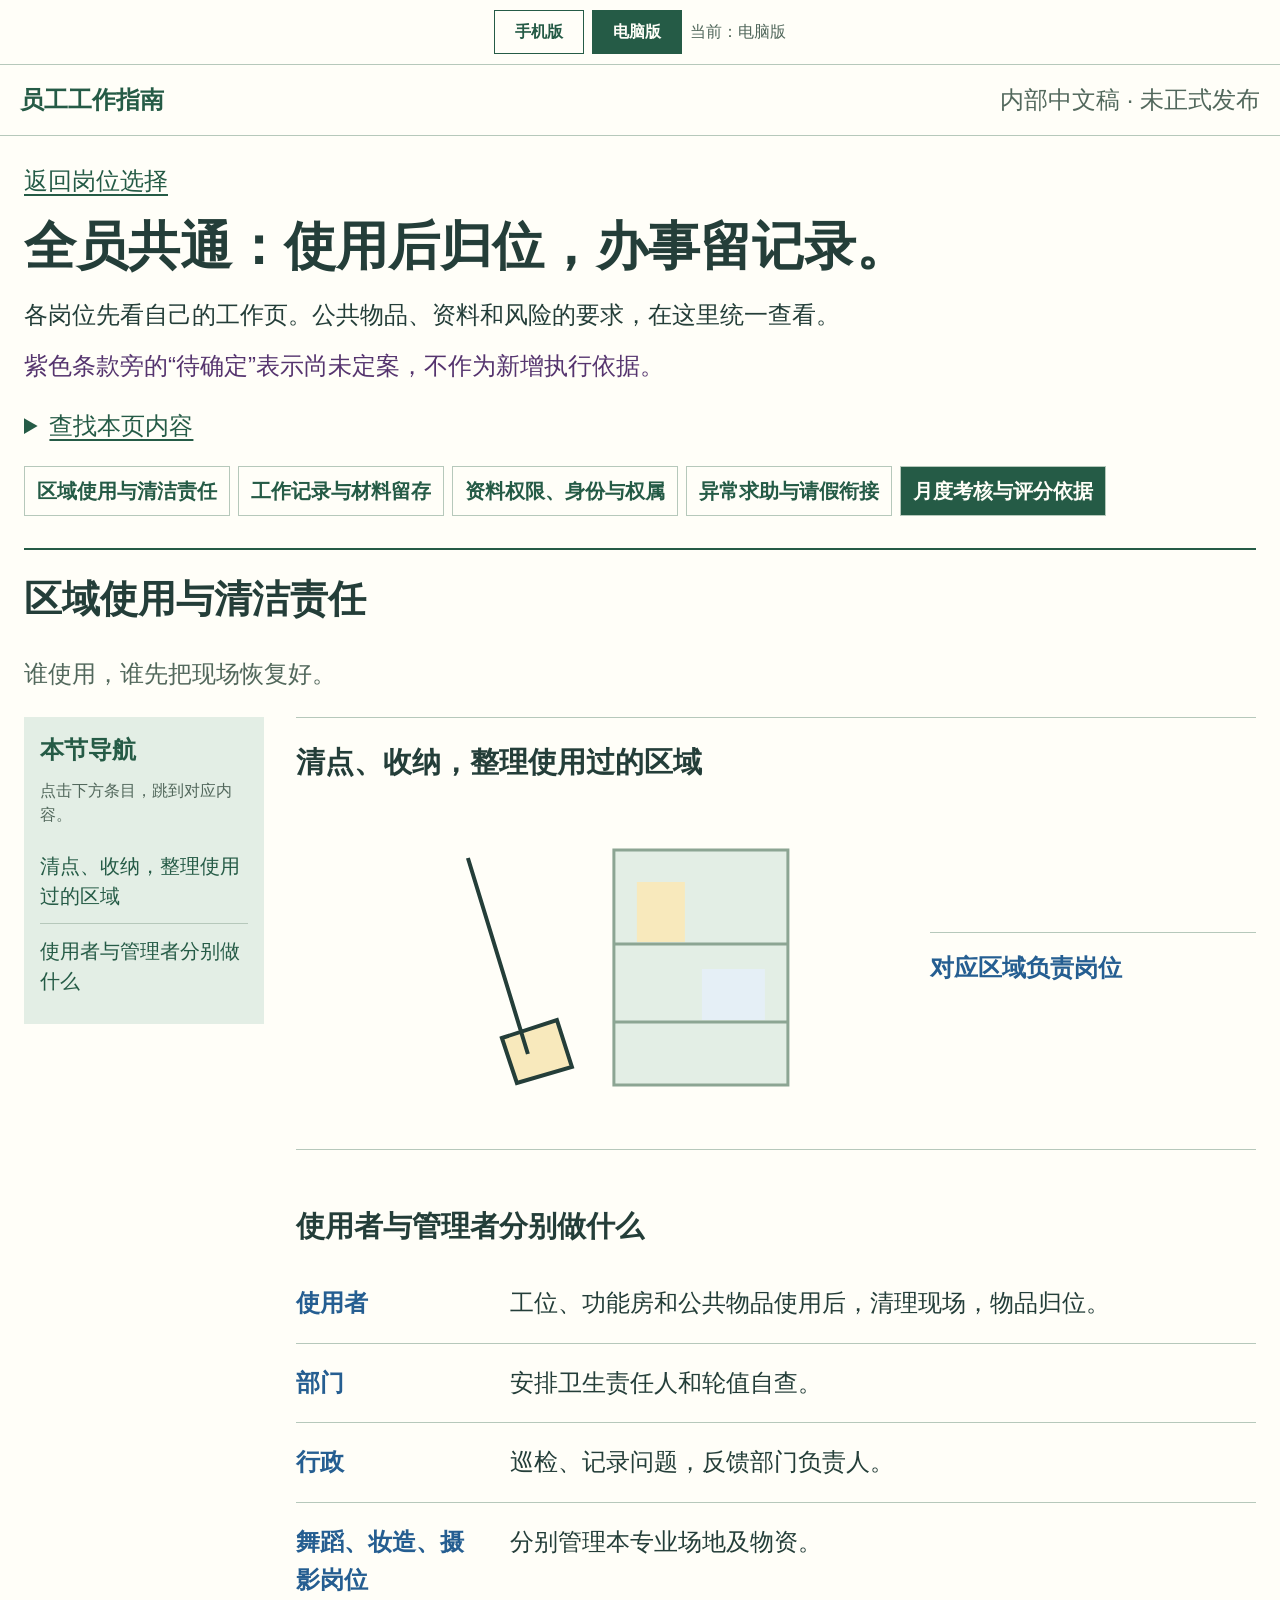
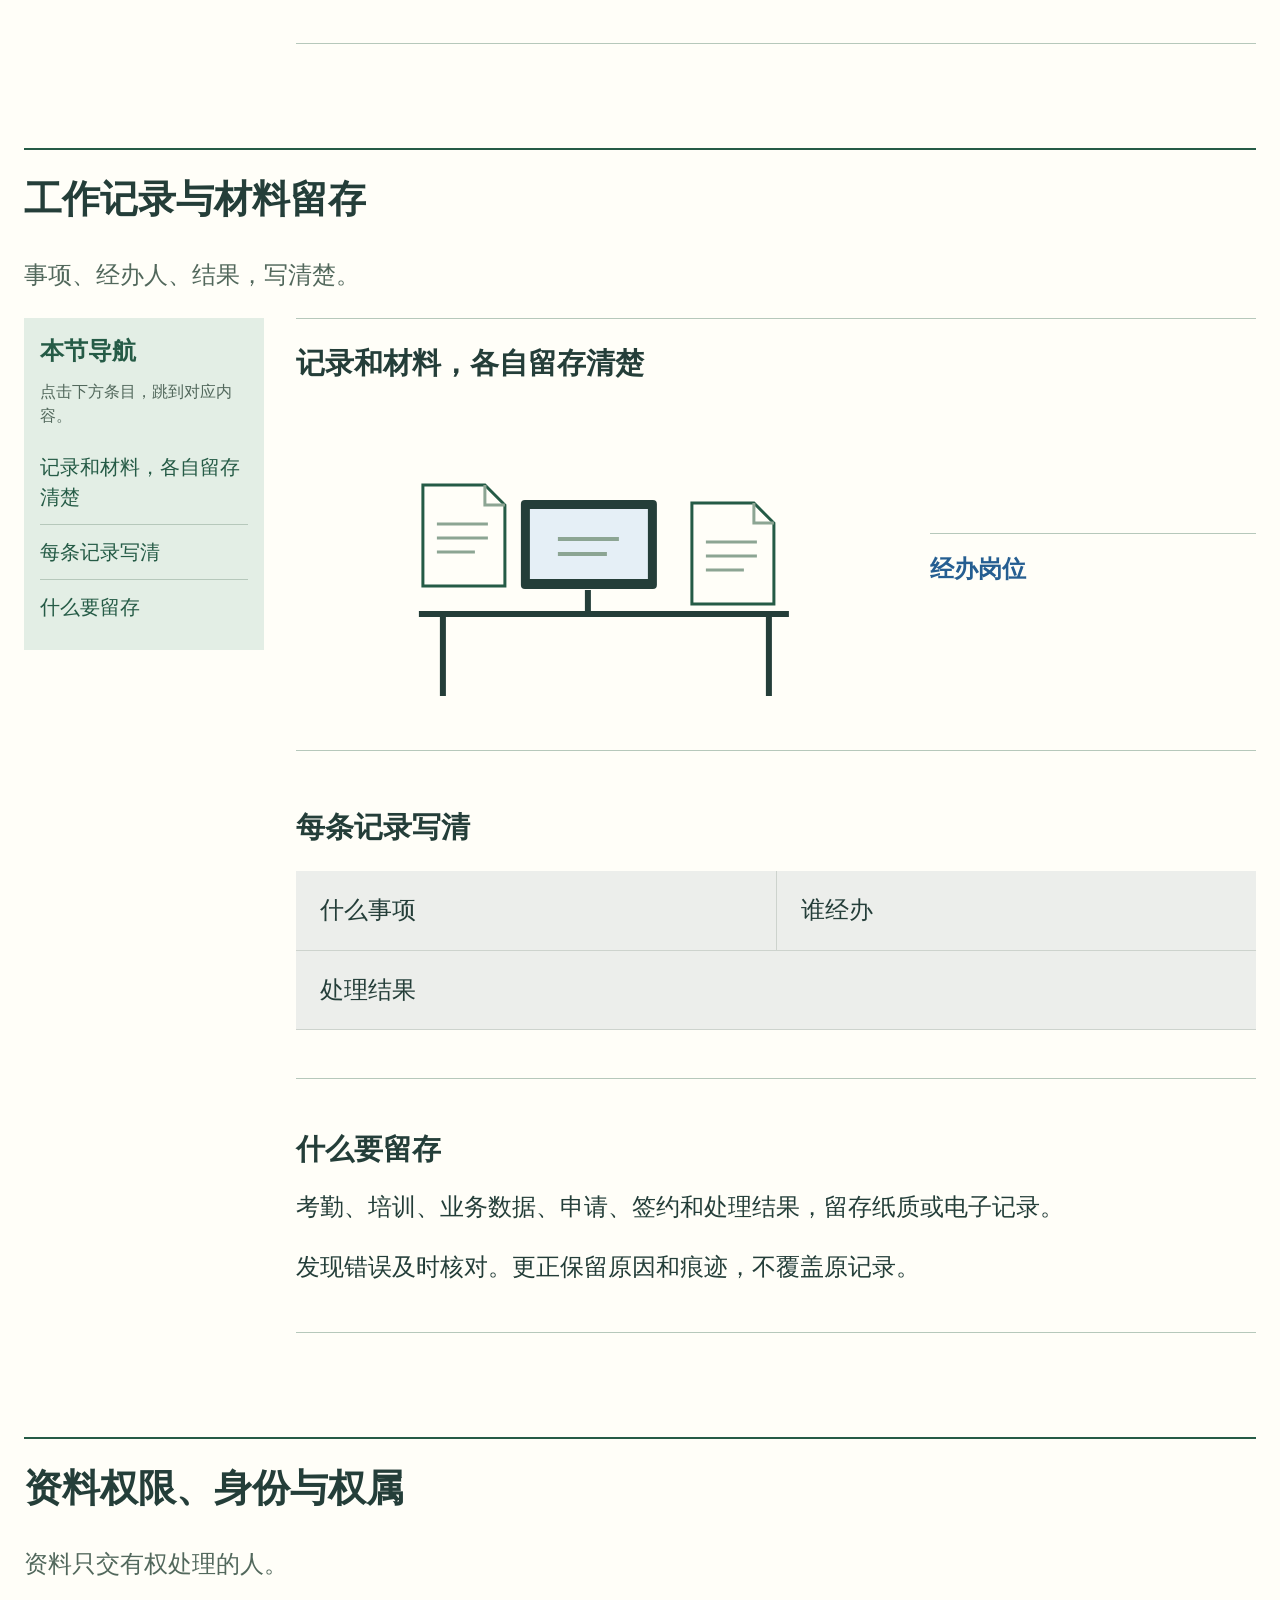
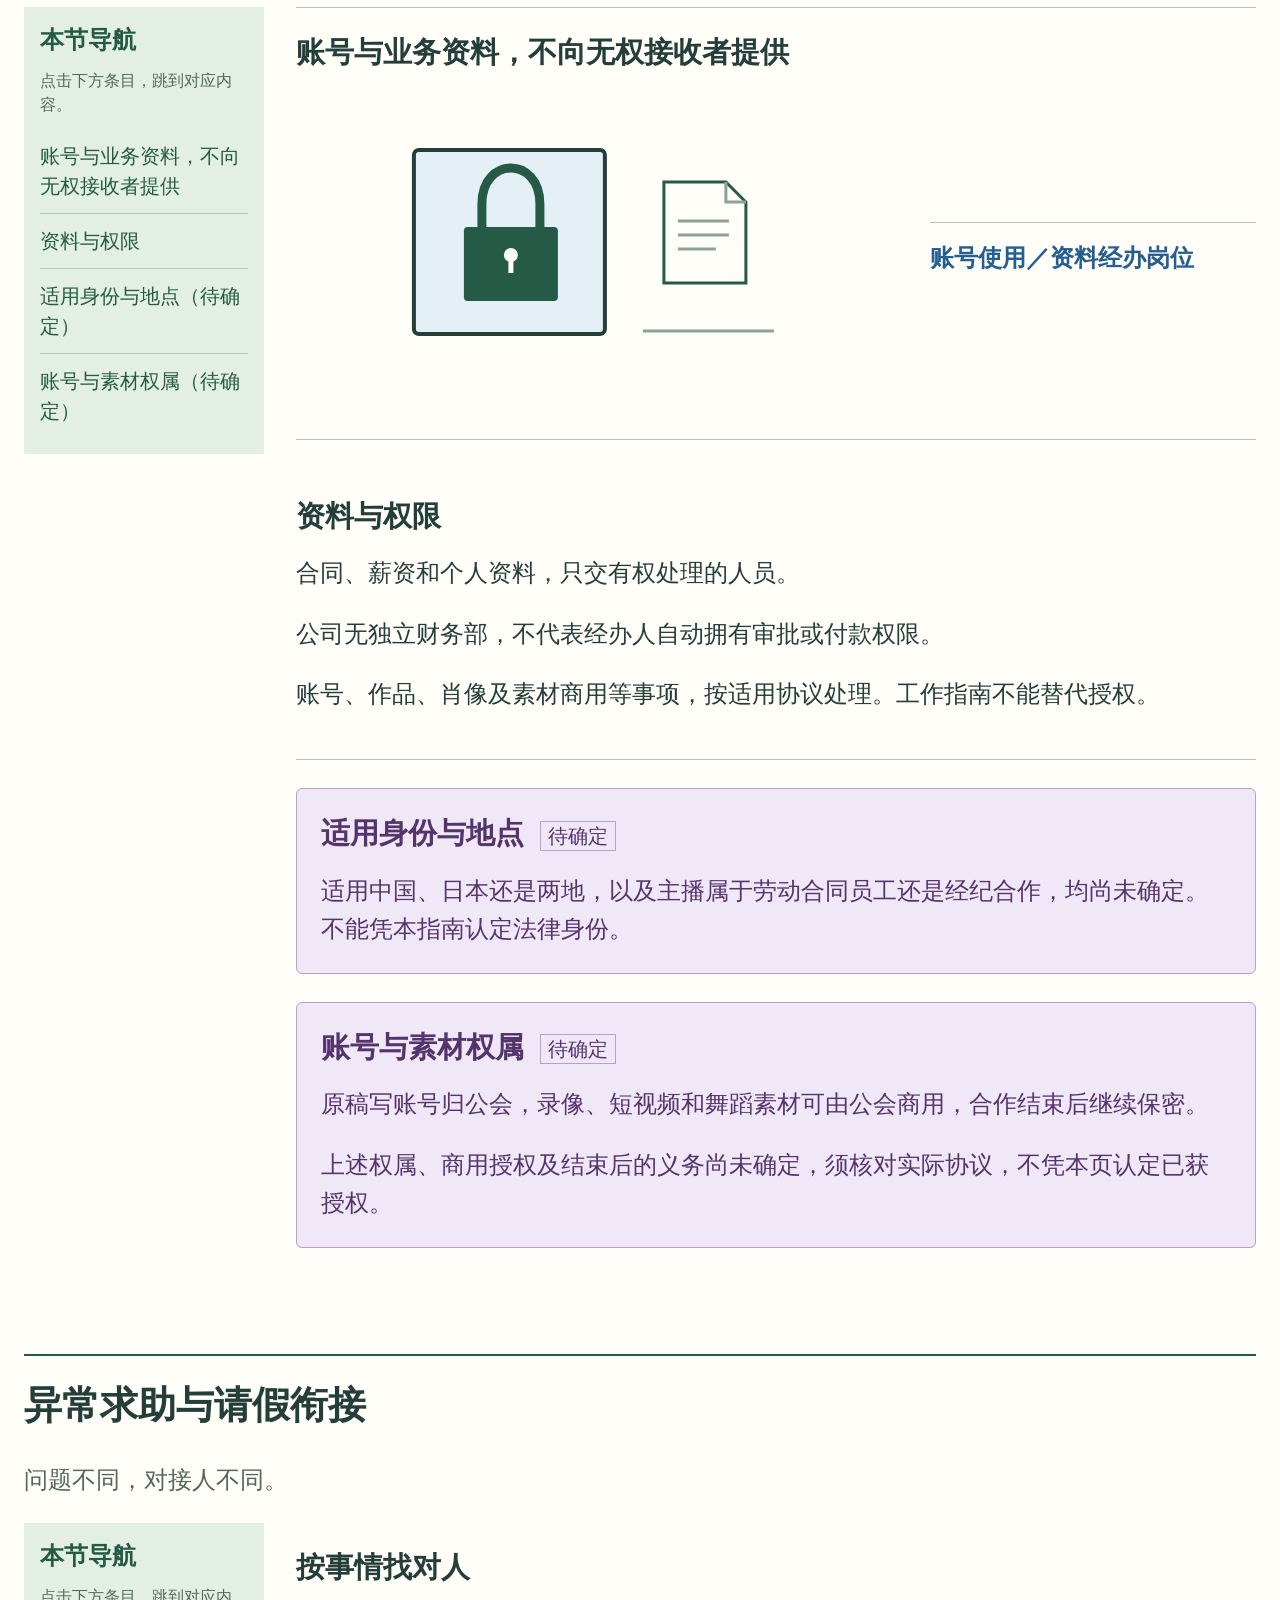
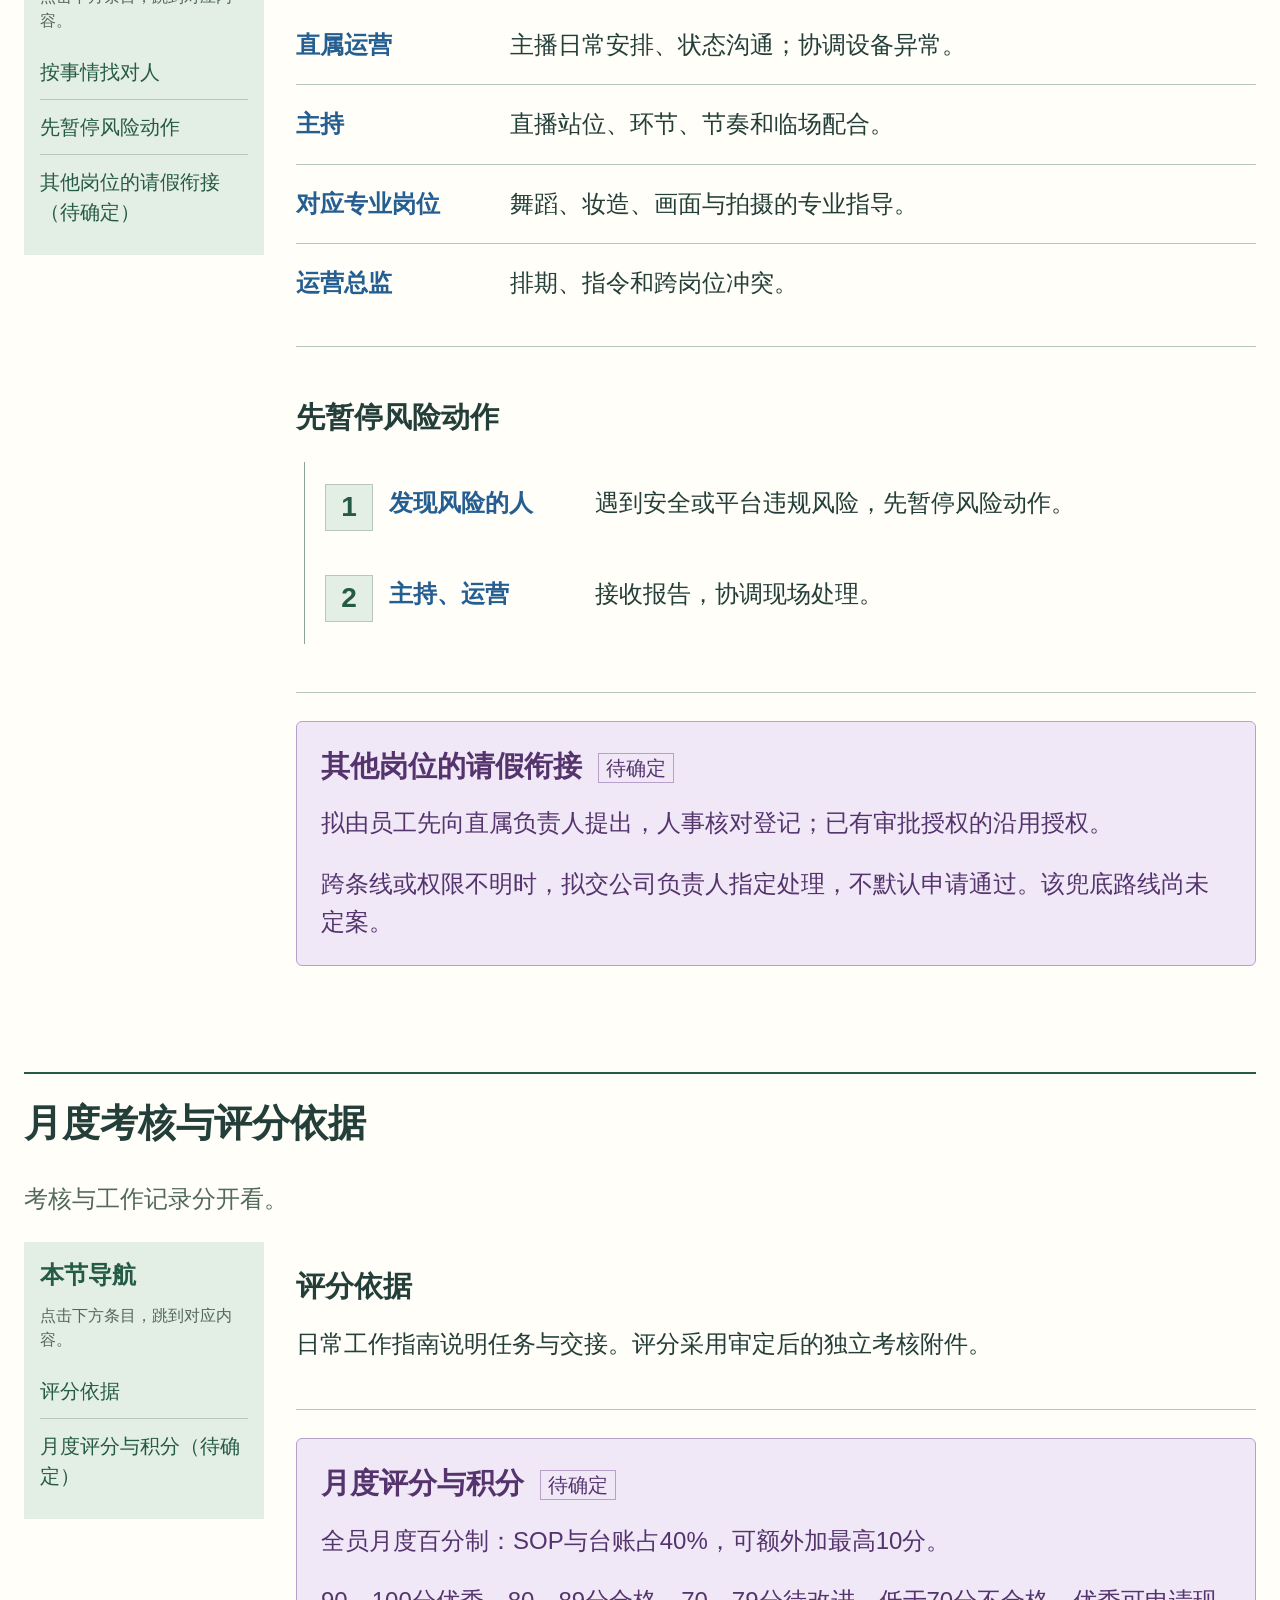
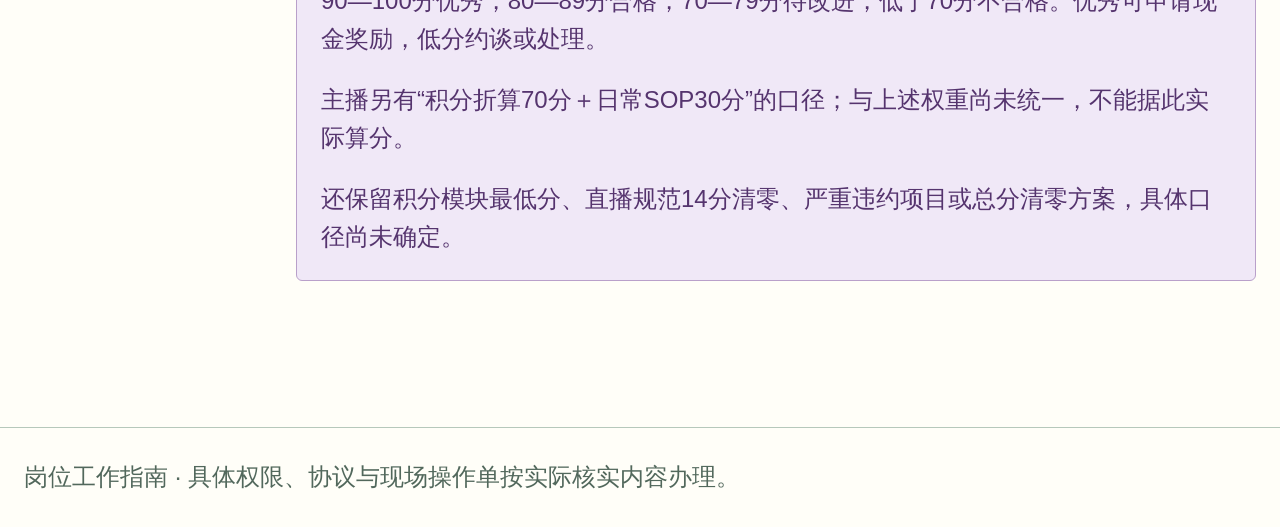
<file: common.html>
<!doctype html><html lang="zh-CN"><head><meta charset="utf-8"><meta name="viewport" content="width=device-width,initial-scale=1"><title>全员共通：使用后归位，办事留记录。</title><script src="view-mode.js"></script><link rel="stylesheet" href="mode-layout.css"><script src="navigation.js" defer></script><script src="chapters.js" defer></script></head><body><div class="view-toolbar" role="group" aria-label="页面显示模式"><button type="button" data-view="mobile" aria-pressed="false">手机版</button><button type="button" data-view="desktop" aria-pressed="false">电脑版</button><span class="view-status" role="status"></span></div><div class="guide-viewport"><div class="guide-page"><header><a href="index.html">员工工作指南</a><span>内部中文稿 · 未正式发布</span></header><main><div class="page-heading"><a class="back-link" href="index.html">返回岗位选择</a><h1>全员共通：使用后归位，办事留记录。</h1><p class="intro">各岗位先看自己的工作页。公共物品、资料和风险的要求，在这里统一查看。</p><p class="status-note">紫色条款旁的“待确定”表示尚未定案，不作为新增执行依据。</p></div><details class="find-panel"><summary>查找本页内容</summary><form class="find-controls"><input type="search" aria-label="查找主题或动作" placeholder="输入岗位、动作或事项"><button type="submit">查找</button><button type="reset">全部</button></form><p class="find-result" role="status" aria-live="polite"></p></details><div class="layout"><nav aria-label="本页主题"><a href="#use" aria-current="true">区域使用与清洁责任</a><a href="#record">工作记录与材料留存</a><a href="#privacy">资料权限、身份与权属</a><a href="#help">异常求助与请假衔接</a><a href="#assessment">月度考核与评分依据</a></nav><div class="content"><article id="use"><h2>区域使用与清洁责任</h2><p class="section-summary">谁使用，谁先把现场恢复好。</p><div class="section-layout"><aside class="section-outline" aria-label="区域使用与清洁责任的内容总览"><strong class="outline-desktop-title">本节导航</strong><strong class="outline-mobile-title">本节导航</strong><p class="outline-instruction">点击下方条目，跳到对应内容。</p><nav aria-label="区域使用与清洁责任的子项"><a href="#use-part-1">清点、收纳，整理使用过的区域</a><a href="#use-part-2">使用者与管理者分别做什么</a></nav></aside><div class="section-body"><figure class="business-scene" data-scene="clean"><figcaption><h3 id="use-part-1">清点、收纳，整理使用过的区域</h3></figcaption><svg viewBox="0 0 500 330" role="img" aria-label="清点、收纳，整理使用过的区域" xmlns="http://www.w3.org/2000/svg"><rect x="265" y="55" width="174" height="235" fill="#e3eee5" stroke="#8ca593" stroke-width="3"/><path d="M265 149H439M265 227H439" stroke="#8ca593" stroke-width="3"/><rect x="288" y="87" width="48" height="60" fill="#f8e9bc"/><rect x="353" y="174" width="63" height="51" fill="#e5eff6"/><path d="M119 63L179 259M153 243L208 225L223 272L168 288Z" fill="#f8e9bc" stroke="#243e39" stroke-width="4"/></svg><div class="scene-legend">对应区域负责岗位</div></figure><section class="component"><h3 id="use-part-2">使用者与管理者分别做什么</h3><dl class="lanes"><div><dt>使用者</dt><dd>工位、功能房和公共物品使用后，清理现场，物品归位。</dd></div><div><dt>部门</dt><dd>安排卫生责任人和轮值自查。</dd></div><div><dt>行政</dt><dd>巡检、记录问题，反馈部门负责人。</dd></div><div><dt>舞蹈、妆造、摄影岗位</dt><dd>分别管理本专业场地及物资。</dd></div></dl></section></div></div></article><article id="record"><h2>工作记录与材料留存</h2><p class="section-summary">事项、经办人、结果，写清楚。</p><div class="section-layout"><aside class="section-outline" aria-label="工作记录与材料留存的内容总览"><strong class="outline-desktop-title">本节导航</strong><strong class="outline-mobile-title">本节导航</strong><p class="outline-instruction">点击下方条目，跳到对应内容。</p><nav aria-label="工作记录与材料留存的子项"><a href="#record-part-1">记录和材料，各自留存清楚</a><a href="#record-part-2">每条记录写清</a><a href="#record-part-3">什么要留存</a></nav></aside><div class="section-body"><figure class="business-scene" data-scene="record"><figcaption><h3 id="record-part-1">记录和材料，各自留存清楚</h3></figcaption><svg viewBox="0 0 500 330" role="img" aria-label="记录和材料，各自留存清楚" xmlns="http://www.w3.org/2000/svg"><path d="M70 218H440M94 218V300M420 218V300" stroke="#243e39" stroke-width="6"/><rect x="172" y="104" width="136" height="89" rx="4" fill="#243e39"/><rect x="181" y="113" width="118" height="70" fill="#e5eff6"/><path d="M239 194V215" stroke="#243e39" stroke-width="6"/><g transform="translate(74 89)"><path d="M0 0H62L82 20V101H0Z" fill="#fffef8" stroke="#255b46" stroke-width="3"/><path d="M62 0V20H82M14 39H65M14 53H65M14 67H52" stroke="#8ca593" stroke-width="3" fill="none"/></g><g transform="translate(343 107)"><path d="M0 0H62L82 20V101H0Z" fill="#fffef8" stroke="#255b46" stroke-width="3"/><path d="M62 0V20H82M14 39H65M14 53H65M14 67H52" stroke="#8ca593" stroke-width="3" fill="none"/></g><path d="M209 143H270M209 158H258" stroke="#8ca593" stroke-width="4"/></svg><div class="scene-legend">经办岗位</div></figure><section class="component"><h3 id="record-part-2">每条记录写清</h3><div class="fields"><span>什么事项</span><span>谁经办</span><span>处理结果</span></div></section><section class="component"><h3 id="record-part-3">什么要留存</h3><p>考勤、培训、业务数据、申请、签约和处理结果，留存纸质或电子记录。</p><p>发现错误及时核对。更正保留原因和痕迹，不覆盖原记录。</p></section></div></div></article><article id="privacy"><h2>资料权限、身份与权属</h2><p class="section-summary">资料只交有权处理的人。</p><div class="section-layout"><aside class="section-outline" aria-label="资料权限、身份与权属的内容总览"><strong class="outline-desktop-title">本节导航</strong><strong class="outline-mobile-title">本节导航</strong><p class="outline-instruction">点击下方条目，跳到对应内容。</p><nav aria-label="资料权限、身份与权属的子项"><a href="#privacy-part-1">账号与业务资料，不向无权接收者提供</a><a href="#privacy-part-2">资料与权限</a><a href="#privacy-part-3">适用身份与地点（待确定）</a><a href="#privacy-part-4">账号与素材权属（待确定）</a></nav></aside><div class="section-body"><figure class="business-scene" data-scene="privacy"><figcaption><h3 id="privacy-part-1">账号与业务资料，不向无权接收者提供</h3></figcaption><svg viewBox="0 0 500 330" role="img" aria-label="账号与业务资料，不向无权接收者提供" xmlns="http://www.w3.org/2000/svg"><rect x="65" y="65" width="191" height="184" rx="5" fill="#e5eff6" stroke="#243e39" stroke-width="4"/><path d="M133 142V119C133 71 191 71 191 119V142" stroke="#255b46" stroke-width="9" fill="none"/><rect x="115" y="142" width="94" height="74" rx="4" fill="#255b46"/><circle cx="162" cy="170" r="7" fill="#fffef8"/><path d="M162 171V188" stroke="#fffef8" stroke-width="5"/><g transform="translate(315 97)"><path d="M0 0H62L82 20V101H0Z" fill="#fffef8" stroke="#255b46" stroke-width="3"/><path d="M62 0V20H82M14 39H65M14 53H65M14 67H52" stroke="#8ca593" stroke-width="3" fill="none"/></g><path d="M294 246H425" stroke="#8ca593" stroke-width="3"/></svg><div class="scene-legend">账号使用／资料经办岗位</div></figure><section class="component"><h3 id="privacy-part-2">资料与权限</h3><p>合同、薪资和个人资料，只交有权处理的人员。</p><p>公司无独立财务部，不代表经办人自动拥有审批或付款权限。</p><p>账号、作品、肖像及素材商用等事项，按适用协议处理。工作指南不能替代授权。</p></section><section class="component uncertainty" data-uncertainty="identity"><h3 id="privacy-part-3">适用身份与地点 <small class="uncertain-label">待确定</small></h3><p>适用中国、日本还是两地，以及主播属于劳动合同员工还是经纪合作，均尚未确定。不能凭本指南认定法律身份。</p></section><section class="component uncertainty" data-uncertainty="rights"><h3 id="privacy-part-4">账号与素材权属 <small class="uncertain-label">待确定</small></h3><p>原稿写账号归公会，录像、短视频和舞蹈素材可由公会商用，合作结束后继续保密。</p><p>上述权属、商用授权及结束后的义务尚未确定，须核对实际协议，不凭本页认定已获授权。</p></section></div></div></article><article id="help"><h2>异常求助与请假衔接</h2><p class="section-summary">问题不同，对接人不同。</p><div class="section-layout"><aside class="section-outline" aria-label="异常求助与请假衔接的内容总览"><strong class="outline-desktop-title">本节导航</strong><strong class="outline-mobile-title">本节导航</strong><p class="outline-instruction">点击下方条目，跳到对应内容。</p><nav aria-label="异常求助与请假衔接的子项"><a href="#help-part-1">按事情找对人</a><a href="#help-part-2">先暂停风险动作</a><a href="#help-part-3">其他岗位的请假衔接（待确定）</a></nav></aside><div class="section-body"><section class="component"><h3 id="help-part-1">按事情找对人</h3><dl class="lanes"><div><dt>直属运营</dt><dd>主播日常安排、状态沟通；协调设备异常。</dd></div><div><dt>主持</dt><dd>直播站位、环节、节奏和临场配合。</dd></div><div><dt>对应专业岗位</dt><dd>舞蹈、妆造、画面与拍摄的专业指导。</dd></div><div><dt>运营总监</dt><dd>排期、指令和跨岗位冲突。</dd></div></dl></section><section class="component"><h3 id="help-part-2">先暂停风险动作</h3><ol class="flow"><li><strong>发现风险的人</strong><span>遇到安全或平台违规风险，先暂停风险动作。</span></li><li><strong>主持、运营</strong><span>接收报告，协调现场处理。</span></li></ol></section><section class="component uncertainty" data-uncertainty="leave-other"><h3 id="help-part-3">其他岗位的请假衔接 <small class="uncertain-label">待确定</small></h3><p>拟由员工先向直属负责人提出，人事核对登记；已有审批授权的沿用授权。</p><p>跨条线或权限不明时，拟交公司负责人指定处理，不默认申请通过。该兜底路线尚未定案。</p></section></div></div></article><article id="assessment"><h2>月度考核与评分依据</h2><p class="section-summary">考核与工作记录分开看。</p><div class="section-layout"><aside class="section-outline" aria-label="月度考核与评分依据的内容总览"><strong class="outline-desktop-title">本节导航</strong><strong class="outline-mobile-title">本节导航</strong><p class="outline-instruction">点击下方条目，跳到对应内容。</p><nav aria-label="月度考核与评分依据的子项"><a href="#assessment-part-1">评分依据</a><a href="#assessment-part-2">月度评分与积分（待确定）</a></nav></aside><div class="section-body"><section class="component"><h3 id="assessment-part-1">评分依据</h3><p>日常工作指南说明任务与交接。评分采用审定后的独立考核附件。</p></section><section class="component uncertainty" data-uncertainty="score"><h3 id="assessment-part-2">月度评分与积分 <small class="uncertain-label">待确定</small></h3><p>全员月度百分制：SOP与台账占40%，可额外加最高10分。</p><p>90—100分优秀，80—89分合格，70—79分待改进，低于70分不合格。优秀可申请现金奖励，低分约谈或处理。</p><p>主播另有“积分折算70分＋日常SOP30分”的口径；与上述权重尚未统一，不能据此实际算分。</p><p>还保留积分模块最低分、直播规范14分清零、严重违约项目或总分清零方案，具体口径尚未确定。</p></section></div></div></article></div></div></main><footer>岗位工作指南 · 具体权限、协议与现场操作单按实际核实内容办理。</footer></div></div></body></html>
</file>
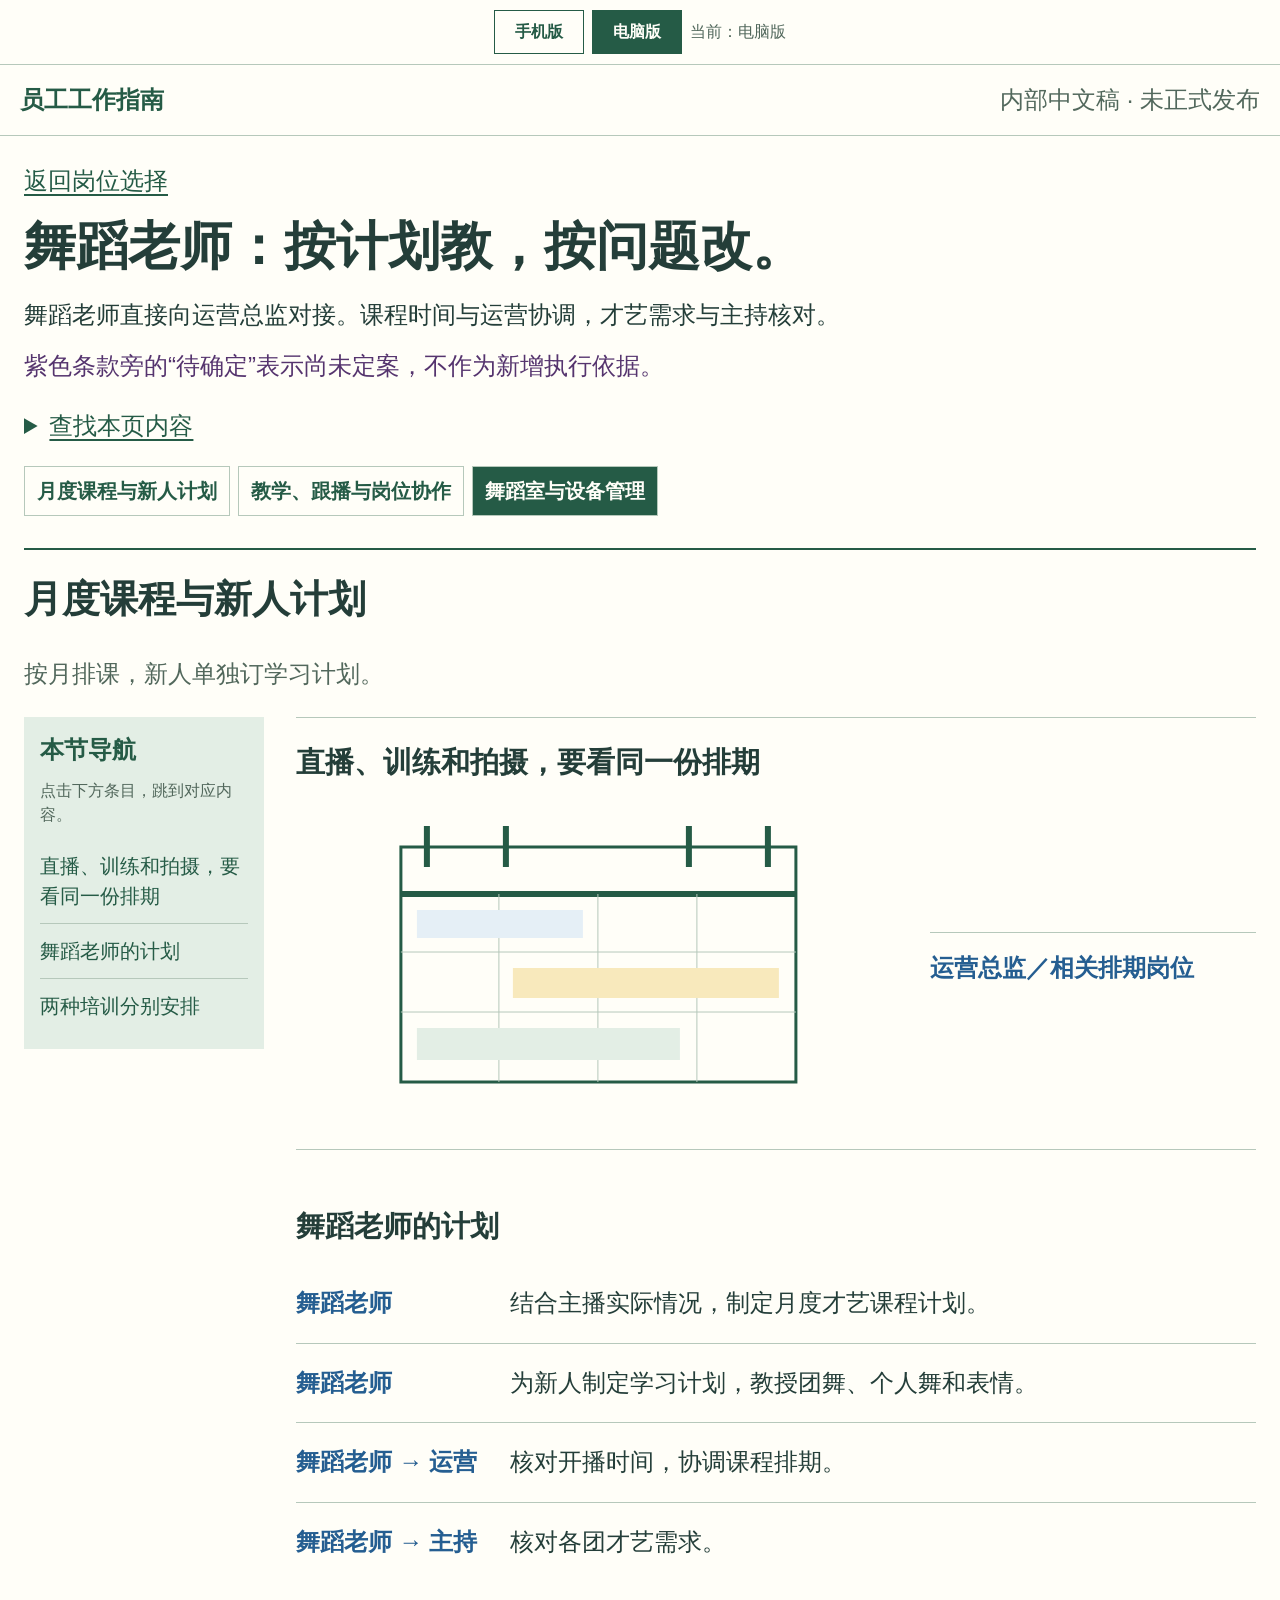
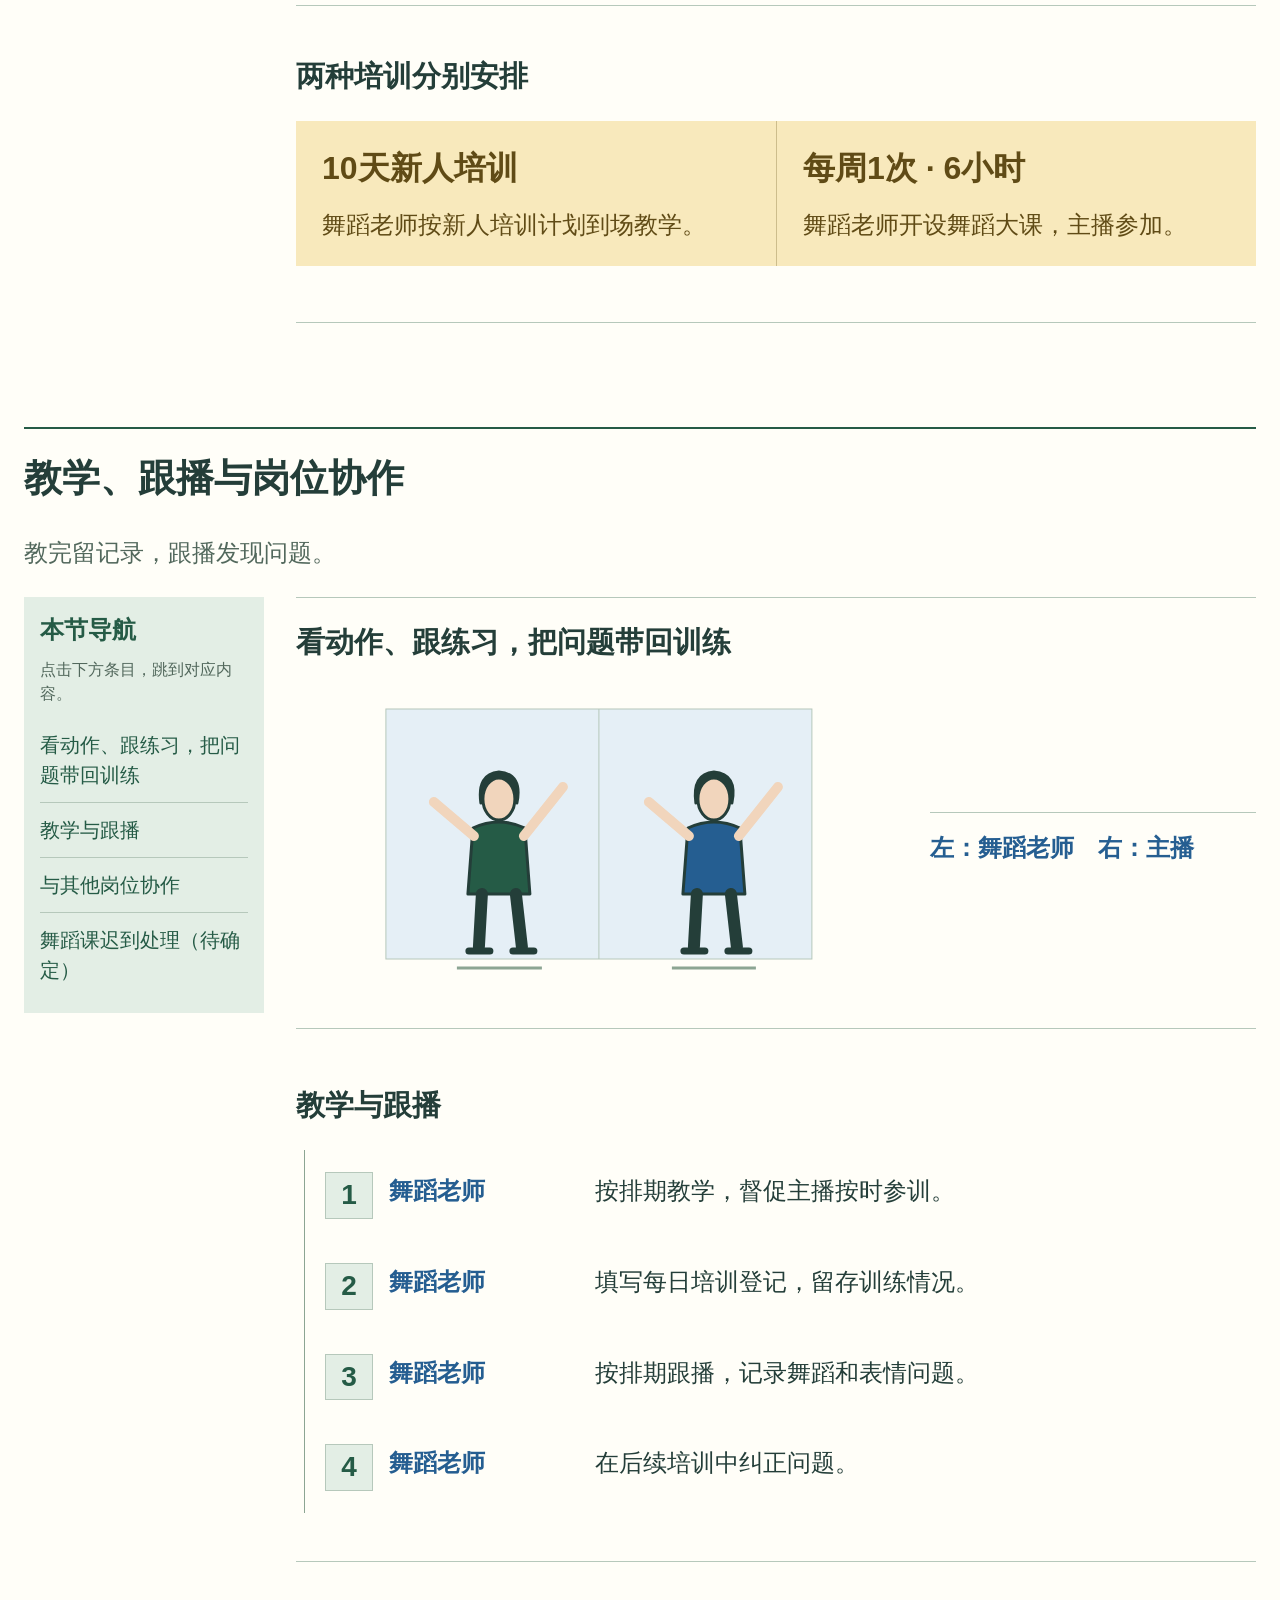
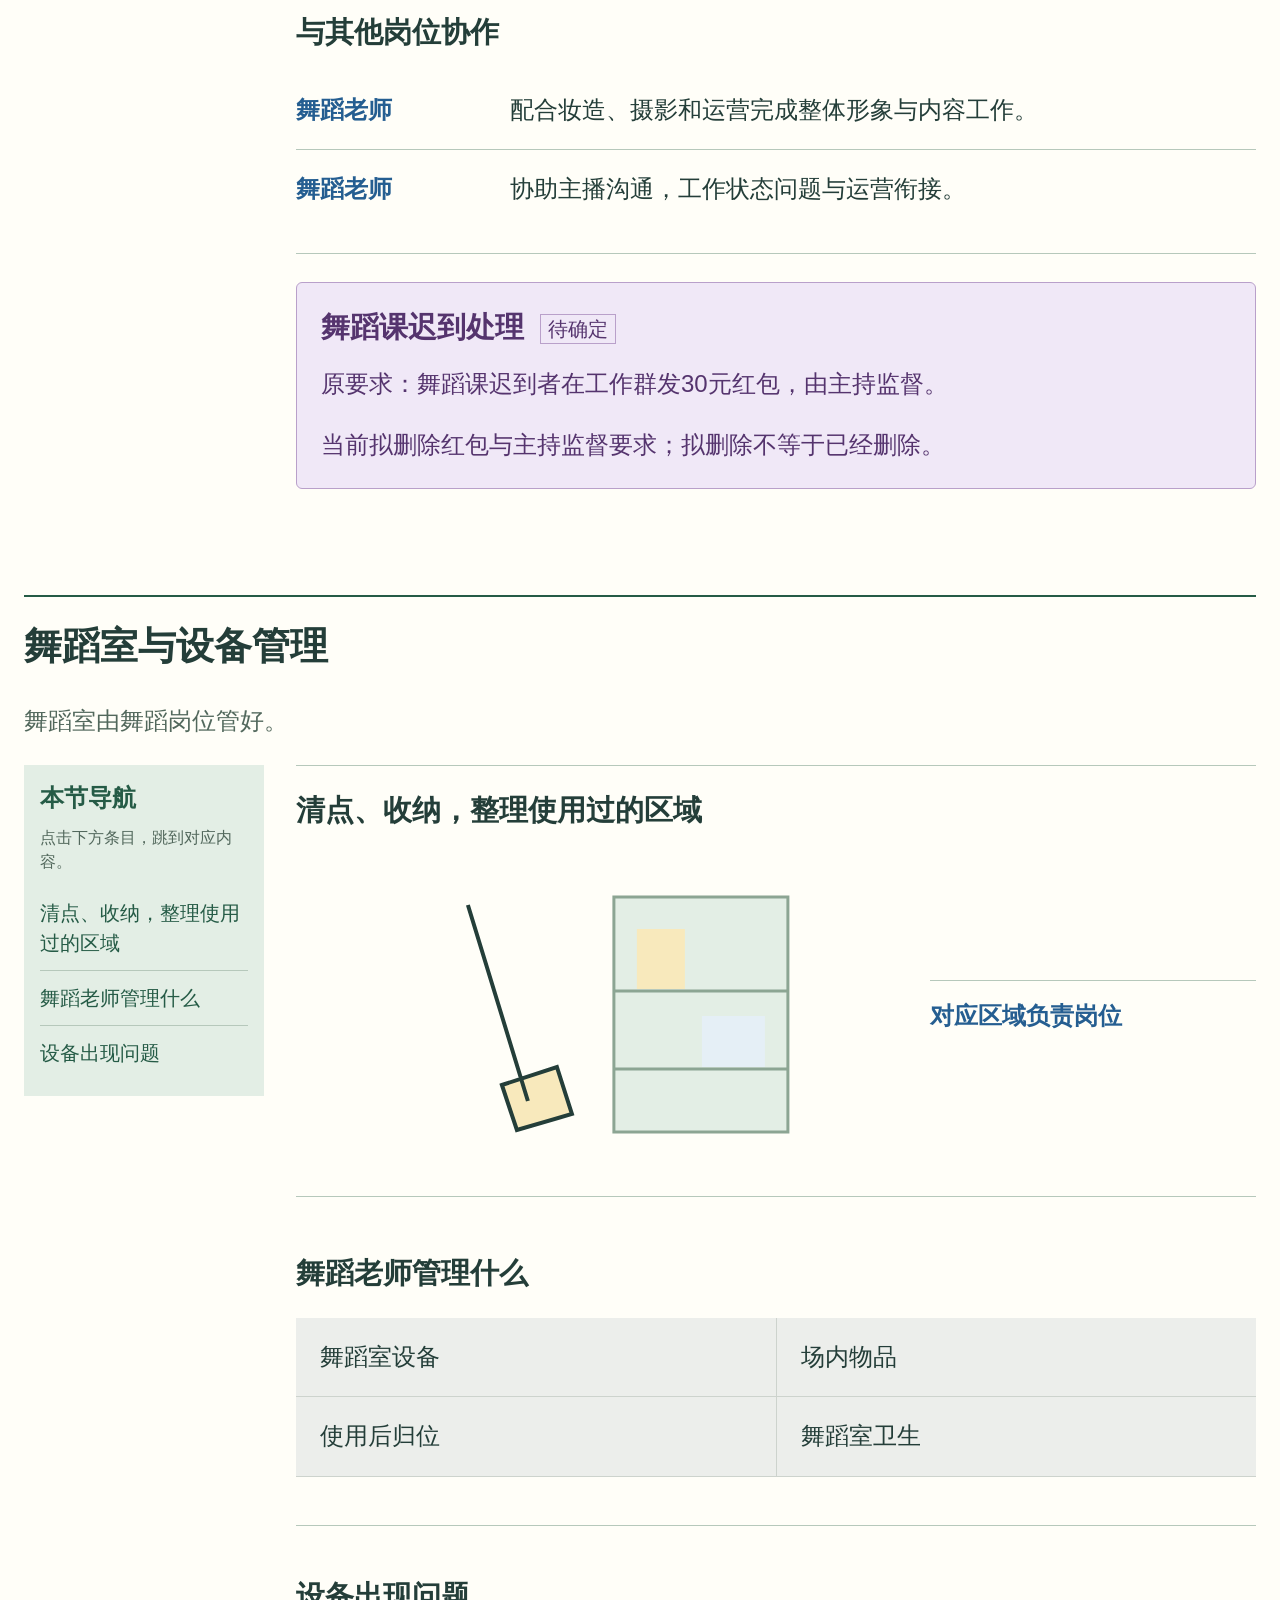
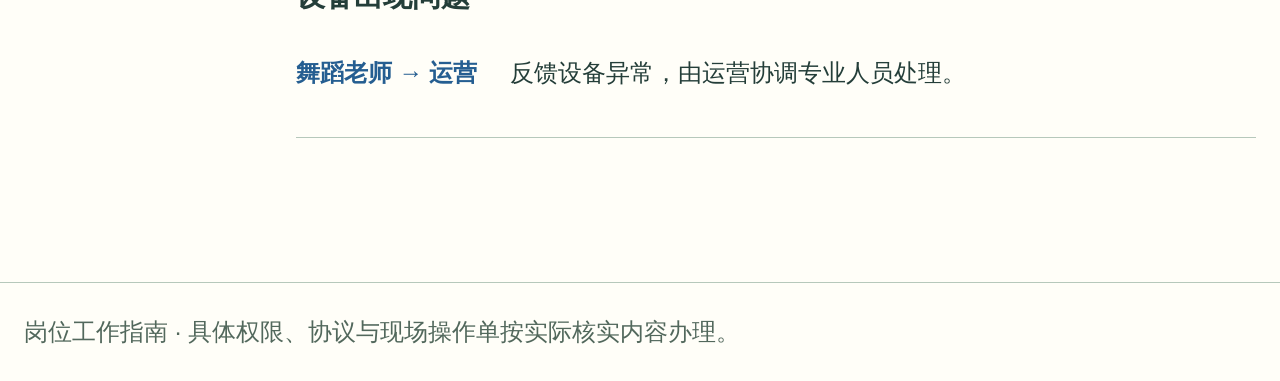
<file: dance.html>
<!doctype html><html lang="zh-CN"><head><meta charset="utf-8"><meta name="viewport" content="width=device-width,initial-scale=1"><title>舞蹈老师：按计划教，按问题改。</title><script src="view-mode.js"></script><link rel="stylesheet" href="mode-layout.css"><script src="navigation.js" defer></script><script src="chapters.js" defer></script></head><body><div class="view-toolbar" role="group" aria-label="页面显示模式"><button type="button" data-view="mobile" aria-pressed="false">手机版</button><button type="button" data-view="desktop" aria-pressed="false">电脑版</button><span class="view-status" role="status"></span></div><div class="guide-viewport"><div class="guide-page"><header><a href="index.html">员工工作指南</a><span>内部中文稿 · 未正式发布</span></header><main><div class="page-heading"><a class="back-link" href="index.html">返回岗位选择</a><h1>舞蹈老师：按计划教，按问题改。</h1><p class="intro">舞蹈老师直接向运营总监对接。课程时间与运营协调，才艺需求与主持核对。</p><p class="status-note">紫色条款旁的“待确定”表示尚未定案，不作为新增执行依据。</p></div><details class="find-panel"><summary>查找本页内容</summary><form class="find-controls"><input type="search" aria-label="查找主题或动作" placeholder="输入岗位、动作或事项"><button type="submit">查找</button><button type="reset">全部</button></form><p class="find-result" role="status" aria-live="polite"></p></details><div class="layout"><nav aria-label="本页主题"><a href="#plan" aria-current="true">月度课程与新人计划</a><a href="#teach">教学、跟播与岗位协作</a><a href="#room">舞蹈室与设备管理</a></nav><div class="content"><article id="plan"><h2>月度课程与新人计划</h2><p class="section-summary">按月排课，新人单独订学习计划。</p><div class="section-layout"><aside class="section-outline" aria-label="月度课程与新人计划的内容总览"><strong class="outline-desktop-title">本节导航</strong><strong class="outline-mobile-title">本节导航</strong><p class="outline-instruction">点击下方条目，跳到对应内容。</p><nav aria-label="月度课程与新人计划的子项"><a href="#plan-part-1">直播、训练和拍摄，要看同一份排期</a><a href="#plan-part-2">舞蹈老师的计划</a><a href="#plan-part-3">两种培训分别安排</a></nav></aside><div class="section-body"><figure class="business-scene" data-scene="schedule"><figcaption><h3 id="plan-part-1">直播、训练和拍摄，要看同一份排期</h3></figcaption><svg viewBox="0 0 500 330" role="img" aria-label="直播、训练和拍摄，要看同一份排期" xmlns="http://www.w3.org/2000/svg"><rect x="52" y="52" width="395" height="235" fill="#fffef8" stroke="#255b46" stroke-width="3"/><path d="M52 99H447M78 31V72M157 31V72M340 31V72M419 31V72" stroke="#255b46" stroke-width="6"/><path d="M52 157H447M52 217H447M150 99V287M249 99V287M348 99V287" stroke="#b6c8bb"/><path d="M68 115H234V143H68Z" fill="#e5eff6"/><path d="M164 173H430V203H164Z" fill="#f8e9bc"/><path d="M68 233H331V265H68Z" fill="#e3eee5"/></svg><div class="scene-legend">运营总监／相关排期岗位</div></figure><section class="component"><h3 id="plan-part-2">舞蹈老师的计划</h3><dl class="lanes"><div><dt>舞蹈老师</dt><dd>结合主播实际情况，制定月度才艺课程计划。</dd></div><div><dt>舞蹈老师</dt><dd>为新人制定学习计划，教授团舞、个人舞和表情。</dd></div><div><dt>舞蹈老师 → 运营</dt><dd>核对开播时间，协调课程排期。</dd></div><div><dt>舞蹈老师 → 主持</dt><dd>核对各团才艺需求。</dd></div></dl></section><section class="component"><h3 id="plan-part-3">两种培训分别安排</h3><div class="time-band" data-diagram="time"><div><strong>10天新人培训</strong><p>舞蹈老师按新人培训计划到场教学。</p></div><div><strong>每周1次 · 6小时</strong><p>舞蹈老师开设舞蹈大课，主播参加。</p></div></div></section></div></div></article><article id="teach"><h2>教学、跟播与岗位协作</h2><p class="section-summary">教完留记录，跟播发现问题。</p><div class="section-layout"><aside class="section-outline" aria-label="教学、跟播与岗位协作的内容总览"><strong class="outline-desktop-title">本节导航</strong><strong class="outline-mobile-title">本节导航</strong><p class="outline-instruction">点击下方条目，跳到对应内容。</p><nav aria-label="教学、跟播与岗位协作的子项"><a href="#teach-part-1">看动作、跟练习，把问题带回训练</a><a href="#teach-part-2">教学与跟播</a><a href="#teach-part-3">与其他岗位协作</a><a href="#teach-part-4">舞蹈课迟到处理（待确定）</a></nav></aside><div class="section-body"><figure class="business-scene" data-scene="training"><figcaption><h3 id="teach-part-1">看动作、跟练习，把问题带回训练</h3></figcaption><svg viewBox="0 0 500 330" role="img" aria-label="看动作、跟练习，把问题带回训练" xmlns="http://www.w3.org/2000/svg"><rect x="37" y="35" width="426" height="250" fill="#e5eff6" stroke="#b6c8bb"/><path d="M250 35V285" stroke="#b6c8bb"/><g transform="translate(150 177)" stroke="#243e39" stroke-width="3" stroke-linecap="round" stroke-linejoin="round"><path d="M-18-48Q-22-77 0-79Q24-77 18-48" fill="#243e39"/><ellipse cy="-52" rx="16" ry="21" fill="#f1d5bc"/><path d="M-26-23Q0-35 26-23L31 43H-31Z" fill="#255b46"/><path d="M-17 43L-20 96M17 43L23 96" fill="none" stroke-width="12"/><path d="M-30 100H-9M14 100H35" stroke-width="7"/><path d="M-25-15L-65-49M25-15L64-64" fill="none" stroke="#f1d5bc" stroke-width="10"/></g><g transform="translate(365 177)" stroke="#243e39" stroke-width="3" stroke-linecap="round" stroke-linejoin="round"><path d="M-18-48Q-22-77 0-79Q24-77 18-48" fill="#243e39"/><ellipse cy="-52" rx="16" ry="21" fill="#f1d5bc"/><path d="M-26-23Q0-35 26-23L31 43H-31Z" fill="#255e91"/><path d="M-17 43L-20 96M17 43L23 96" fill="none" stroke-width="12"/><path d="M-30 100H-9M14 100H35" stroke-width="7"/><path d="M-25-15L-65-49M25-15L64-64" fill="none" stroke="#f1d5bc" stroke-width="10"/></g><path d="M108 294H193M323 294H407" stroke="#8ca593" stroke-width="3"/></svg><div class="scene-legend">左：舞蹈老师　右：主播</div></figure><section class="component"><h3 id="teach-part-2">教学与跟播</h3><ol class="flow"><li><strong>舞蹈老师</strong><span>按排期教学，督促主播按时参训。</span></li><li><strong>舞蹈老师</strong><span>填写每日培训登记，留存训练情况。</span></li><li><strong>舞蹈老师</strong><span>按排期跟播，记录舞蹈和表情问题。</span></li><li><strong>舞蹈老师</strong><span>在后续培训中纠正问题。</span></li></ol></section><section class="component"><h3 id="teach-part-3">与其他岗位协作</h3><dl class="lanes"><div><dt>舞蹈老师</dt><dd>配合妆造、摄影和运营完成整体形象与内容工作。</dd></div><div><dt>舞蹈老师</dt><dd>协助主播沟通，工作状态问题与运营衔接。</dd></div></dl></section><section class="component uncertainty" data-uncertainty="late"><h3 id="teach-part-4">舞蹈课迟到处理 <small class="uncertain-label">待确定</small></h3><p>原要求：舞蹈课迟到者在工作群发30元红包，由主持监督。</p><p>当前拟删除红包与主持监督要求；拟删除不等于已经删除。</p></section></div></div></article><article id="room"><h2>舞蹈室与设备管理</h2><p class="section-summary">舞蹈室由舞蹈岗位管好。</p><div class="section-layout"><aside class="section-outline" aria-label="舞蹈室与设备管理的内容总览"><strong class="outline-desktop-title">本节导航</strong><strong class="outline-mobile-title">本节导航</strong><p class="outline-instruction">点击下方条目，跳到对应内容。</p><nav aria-label="舞蹈室与设备管理的子项"><a href="#room-part-1">清点、收纳，整理使用过的区域</a><a href="#room-part-2">舞蹈老师管理什么</a><a href="#room-part-3">设备出现问题</a></nav></aside><div class="section-body"><figure class="business-scene" data-scene="clean"><figcaption><h3 id="room-part-1">清点、收纳，整理使用过的区域</h3></figcaption><svg viewBox="0 0 500 330" role="img" aria-label="清点、收纳，整理使用过的区域" xmlns="http://www.w3.org/2000/svg"><rect x="265" y="55" width="174" height="235" fill="#e3eee5" stroke="#8ca593" stroke-width="3"/><path d="M265 149H439M265 227H439" stroke="#8ca593" stroke-width="3"/><rect x="288" y="87" width="48" height="60" fill="#f8e9bc"/><rect x="353" y="174" width="63" height="51" fill="#e5eff6"/><path d="M119 63L179 259M153 243L208 225L223 272L168 288Z" fill="#f8e9bc" stroke="#243e39" stroke-width="4"/></svg><div class="scene-legend">对应区域负责岗位</div></figure><section class="component"><h3 id="room-part-2">舞蹈老师管理什么</h3><div class="fields"><span>舞蹈室设备</span><span>场内物品</span><span>使用后归位</span><span>舞蹈室卫生</span></div></section><section class="component"><h3 id="room-part-3">设备出现问题</h3><dl class="lanes"><div><dt>舞蹈老师 → 运营</dt><dd>反馈设备异常，由运营协调专业人员处理。</dd></div></dl></section></div></div></article></div></div></main><footer>岗位工作指南 · 具体权限、协议与现场操作单按实际核实内容办理。</footer></div></div></body></html>
</file>
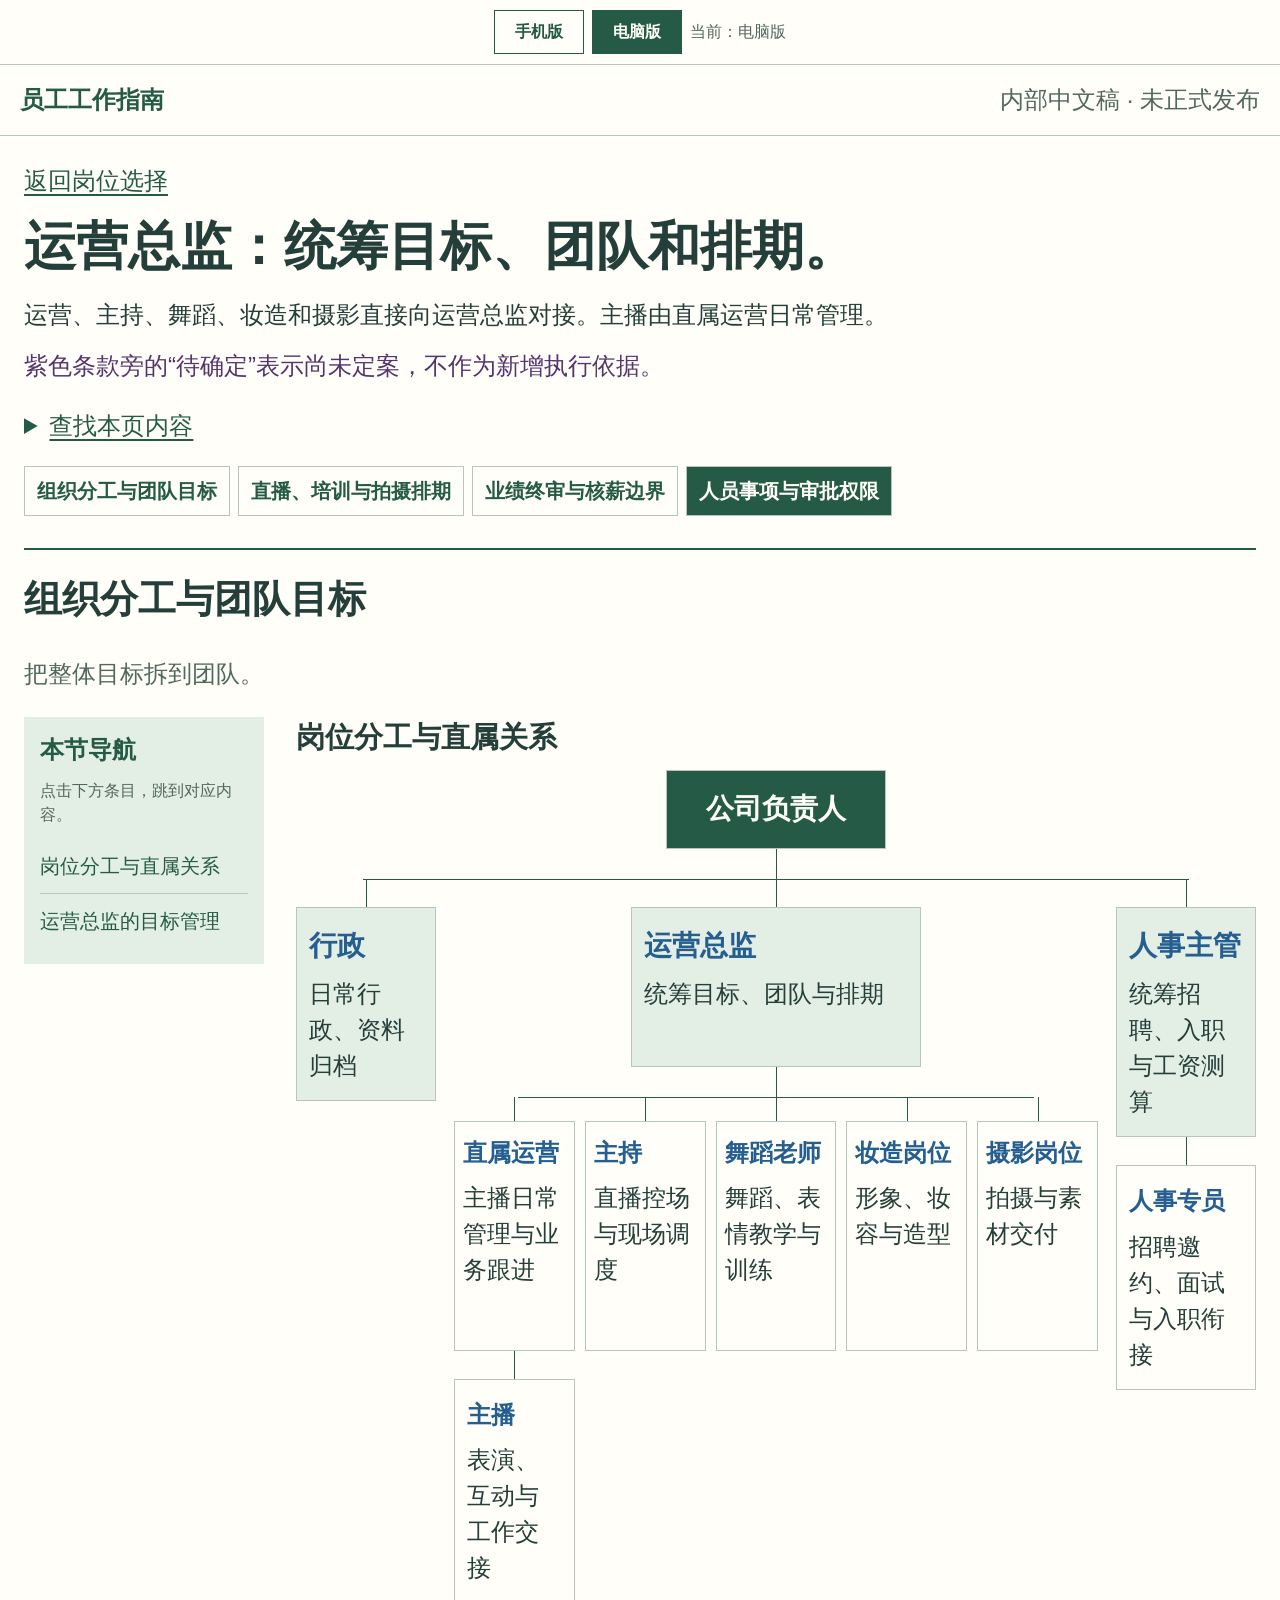
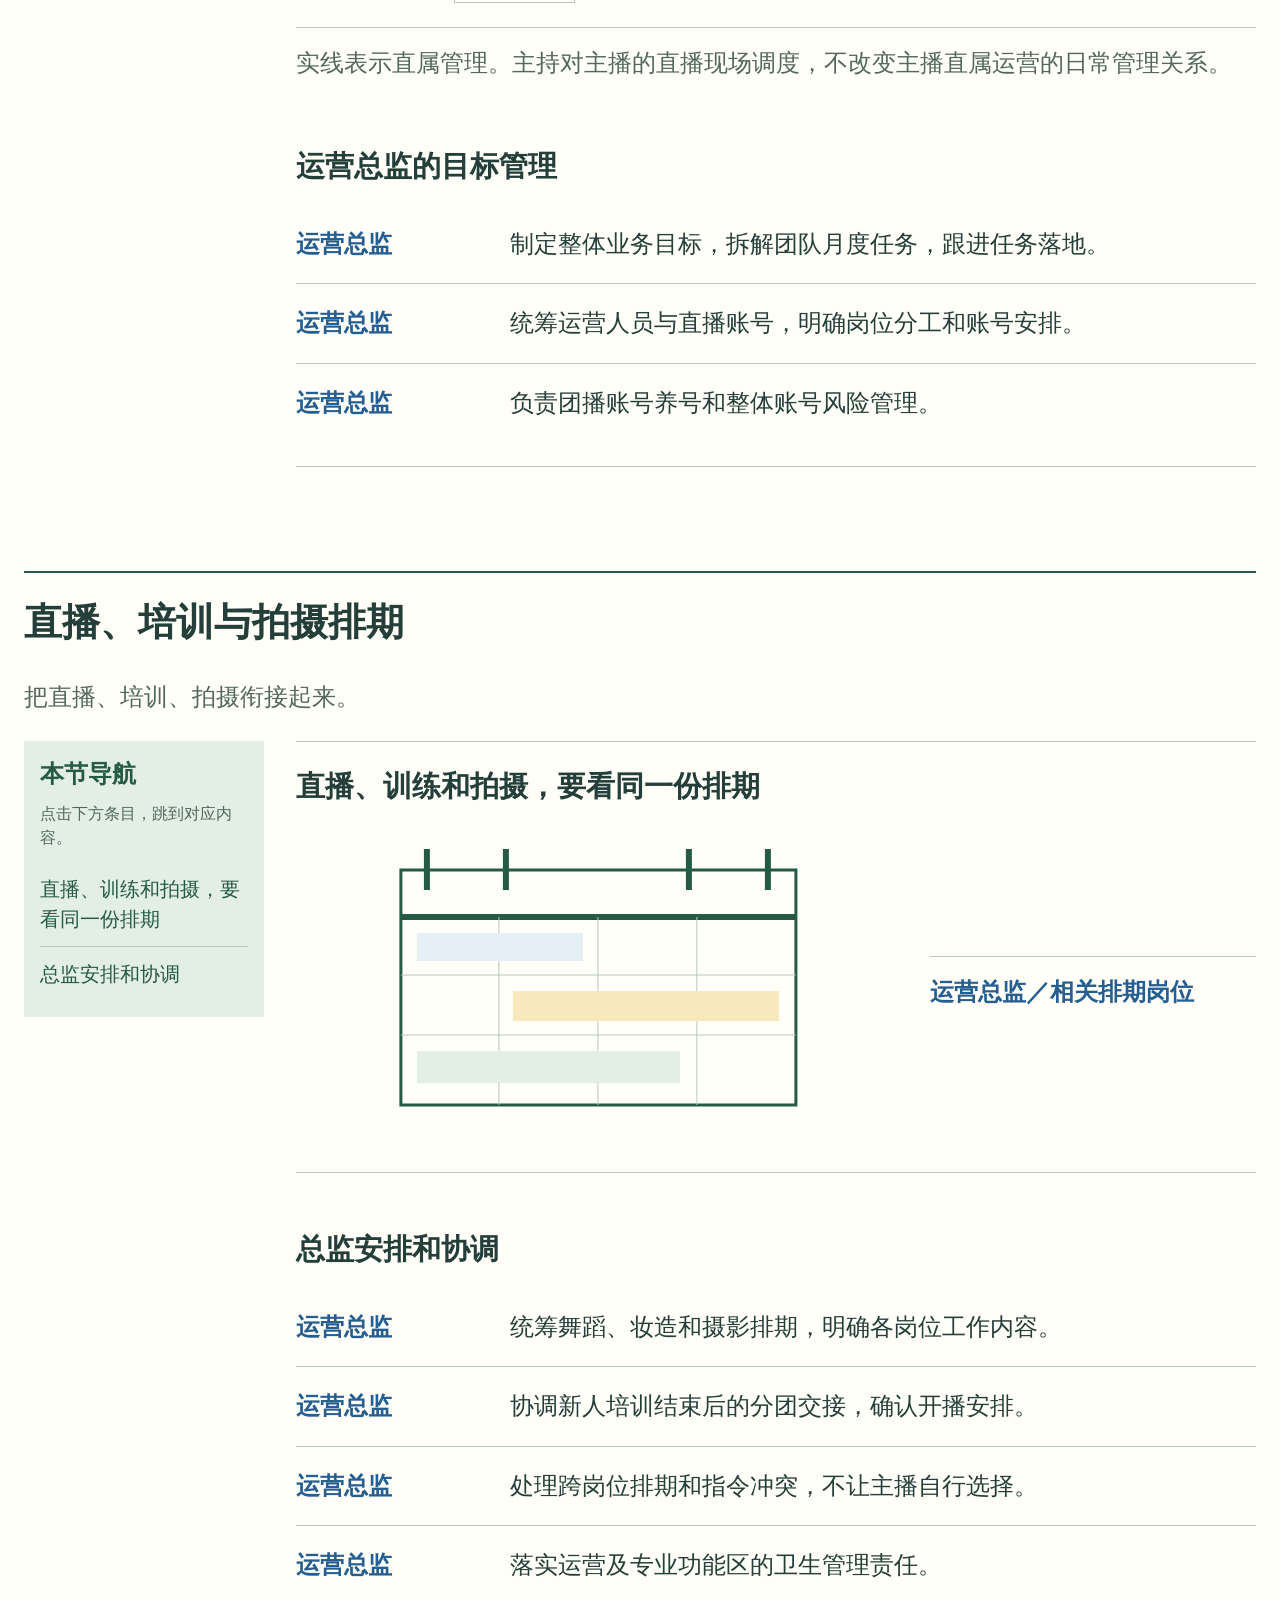
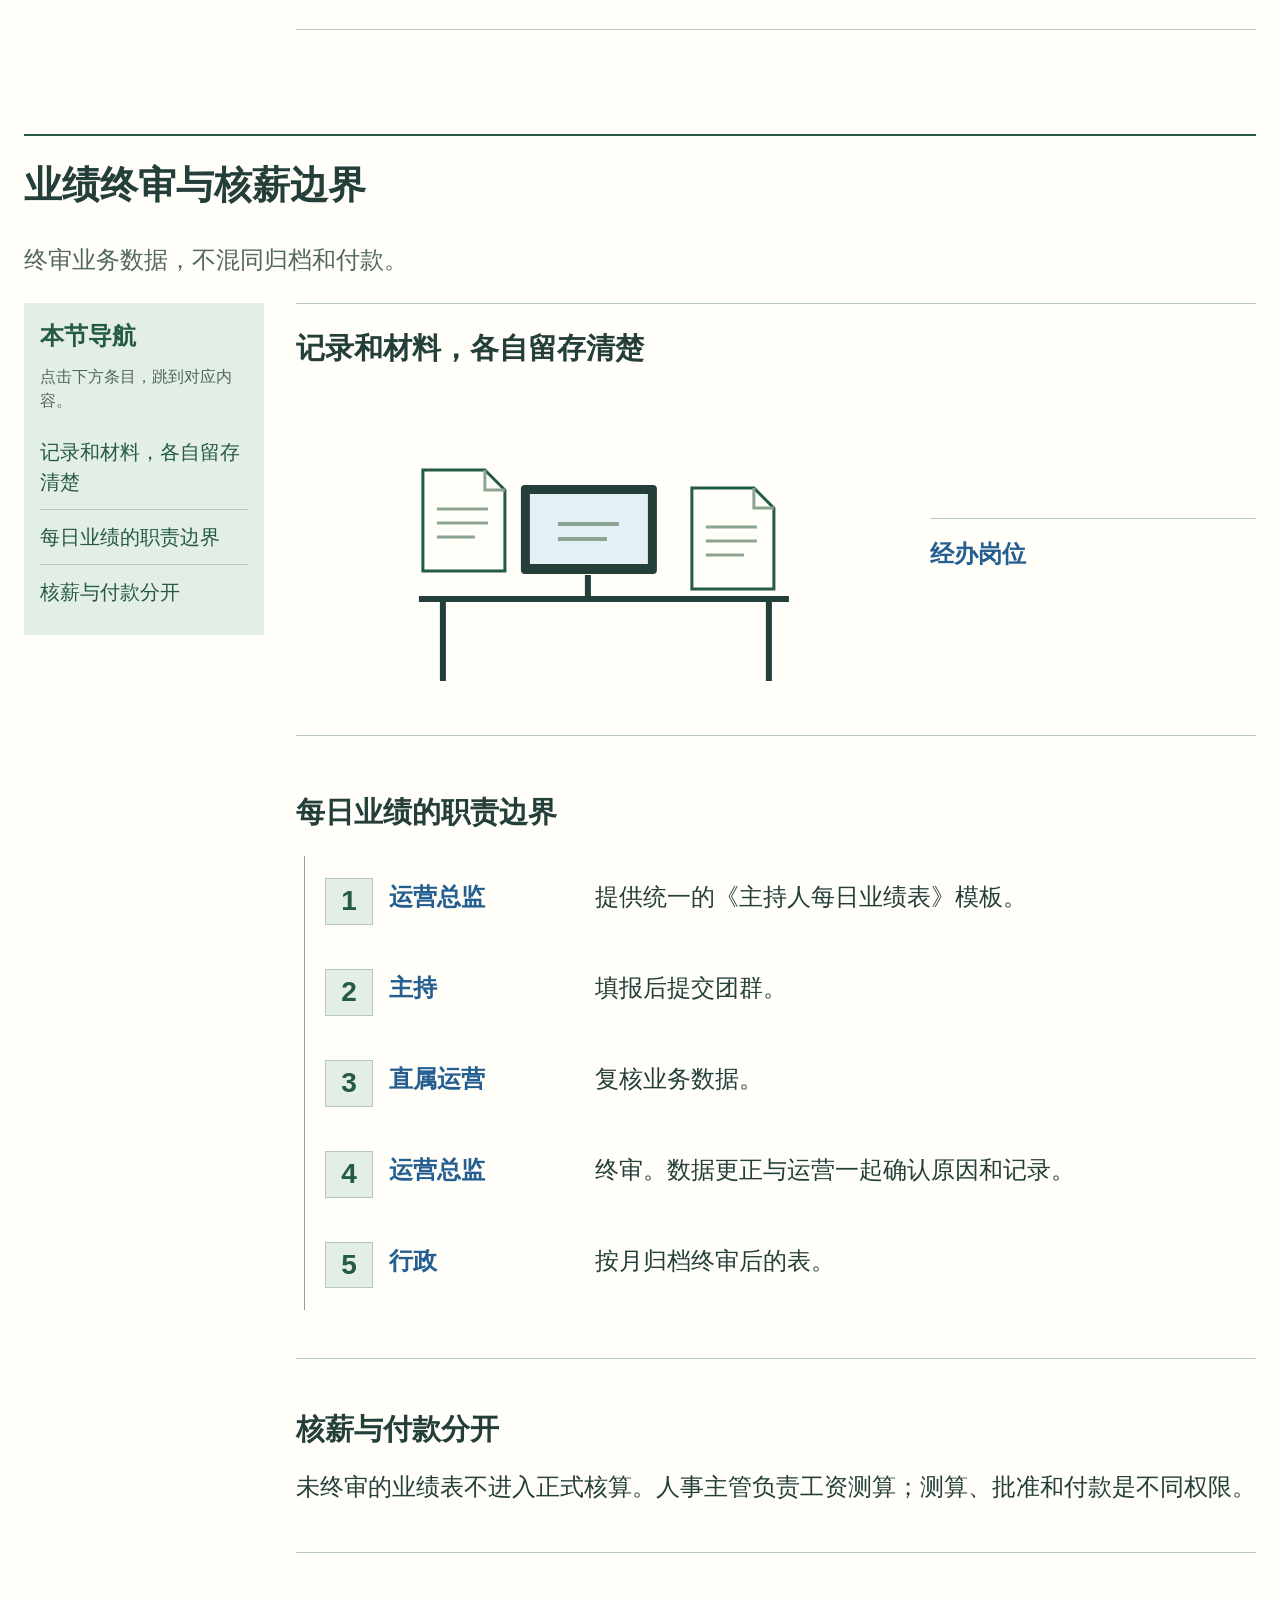
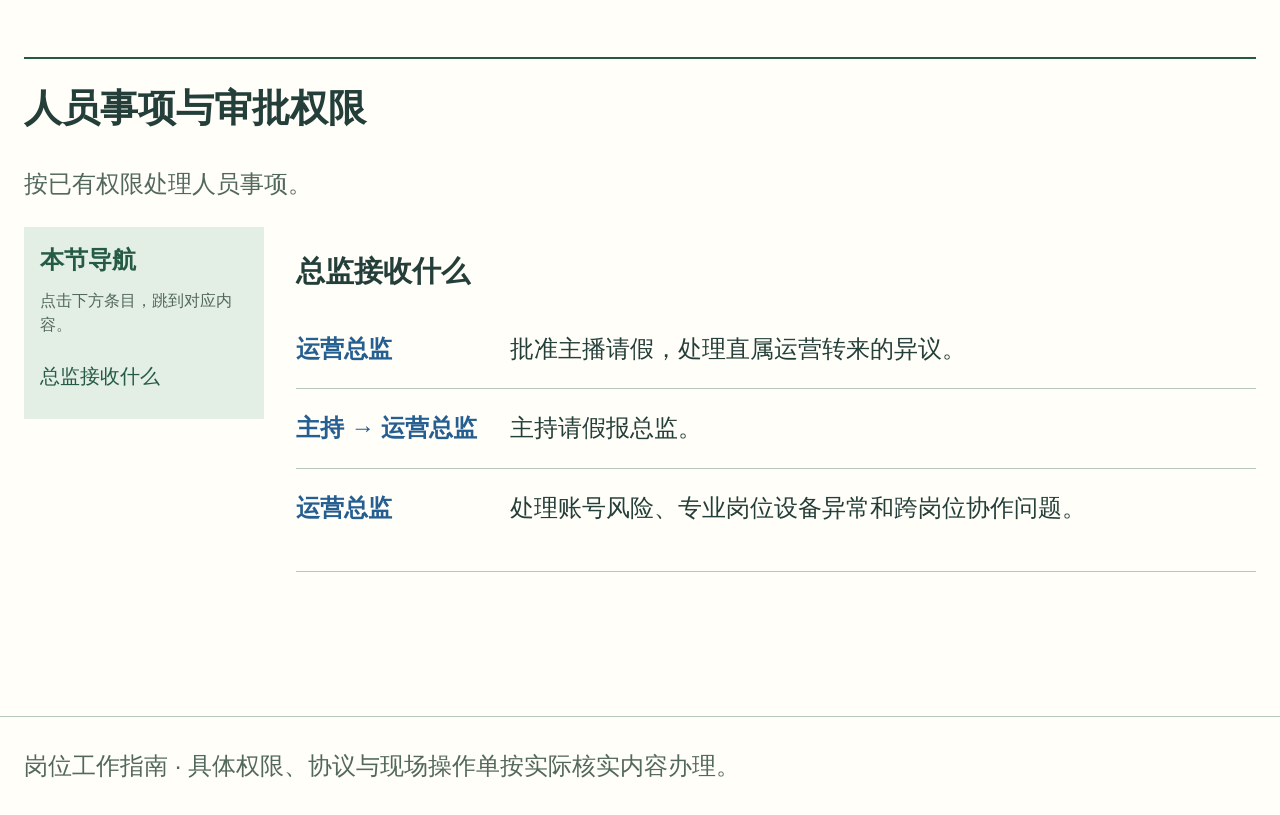
<file: director.html>
<!doctype html><html lang="zh-CN"><head><meta charset="utf-8"><meta name="viewport" content="width=device-width,initial-scale=1"><title>运营总监：统筹目标、团队和排期。</title><script src="view-mode.js"></script><link rel="stylesheet" href="mode-layout.css"><script src="navigation.js" defer></script><script src="chapters.js" defer></script></head><body><div class="view-toolbar" role="group" aria-label="页面显示模式"><button type="button" data-view="mobile" aria-pressed="false">手机版</button><button type="button" data-view="desktop" aria-pressed="false">电脑版</button><span class="view-status" role="status"></span></div><div class="guide-viewport"><div class="guide-page"><header><a href="index.html">员工工作指南</a><span>内部中文稿 · 未正式发布</span></header><main><div class="page-heading"><a class="back-link" href="index.html">返回岗位选择</a><h1>运营总监：统筹目标、团队和排期。</h1><p class="intro">运营、主持、舞蹈、妆造和摄影直接向运营总监对接。主播由直属运营日常管理。</p><p class="status-note">紫色条款旁的“待确定”表示尚未定案，不作为新增执行依据。</p></div><details class="find-panel"><summary>查找本页内容</summary><form class="find-controls"><input type="search" aria-label="查找主题或动作" placeholder="输入岗位、动作或事项"><button type="submit">查找</button><button type="reset">全部</button></form><p class="find-result" role="status" aria-live="polite"></p></details><div class="layout"><nav aria-label="本页主题"><a href="#target" aria-current="true">组织分工与团队目标</a><a href="#schedule">直播、培训与拍摄排期</a><a href="#review">业绩终审与核薪边界</a><a href="#people">人员事项与审批权限</a></nav><div class="content"><article id="target"><h2>组织分工与团队目标</h2><p class="section-summary">把整体目标拆到团队。</p><div class="section-layout"><aside class="section-outline" aria-label="组织分工与团队目标的内容总览"><strong class="outline-desktop-title">本节导航</strong><strong class="outline-mobile-title">本节导航</strong><p class="outline-instruction">点击下方条目，跳到对应内容。</p><nav aria-label="组织分工与团队目标的子项"><a href="#target-part-1">岗位分工与直属关系</a><a href="#target-part-2">运营总监的目标管理</a></nav></aside><div class="section-body"><figure class="pyramid-org" data-diagram="management"><figcaption><h3 id="target-part-1">岗位分工与直属关系</h3><p class="rotate-hint">横屏查看完整分工图；竖屏可左右滑动。</p></figcaption><div class="org-scroll" tabindex="0" role="region" aria-label="完整岗位分工图，可左右滑动"><div class="org-canvas"><div class="pyramid-chief"><div class="role-box" data-role="公司负责人"><strong>公司负责人</strong></div></div><div class="pyramid-branches"><div class="pyramid-branch administrative"><div class="role-box" data-role="行政" data-parent="公司负责人"><strong>行政</strong><span class="sr-only">直属上级：公司负责人。</span><p>日常行政、资料归档</p></div></div><div class="pyramid-branch operational"><div class="role-box" data-role="运营总监" data-parent="公司负责人"><strong>运营总监</strong><span class="sr-only">直属上级：公司负责人。</span><p>统筹目标、团队与排期</p></div><p class="mobile-parent-label">以下五个岗位直属运营总监</p><div class="operations-team" aria-label="运营总监的五个直属岗位"><div class="team-branch"><div class="role-box" data-role="直属运营" data-parent="运营总监"><strong>直属运营</strong><span class="sr-only">直属上级：运营总监。</span><p>主播日常管理与业务跟进</p></div><div class="anchor-child"><div class="role-box" data-role="主播" data-parent="直属运营"><strong>主播</strong><span class="sr-only">直属上级：直属运营。</span><p>表演、互动与工作交接</p></div></div></div><div class="team-branch"><div class="role-box" data-role="主持" data-parent="运营总监"><strong>主持</strong><span class="sr-only">直属上级：运营总监。</span><p>直播控场与现场调度</p></div></div><div class="team-branch"><div class="role-box" data-role="舞蹈老师" data-parent="运营总监"><strong>舞蹈老师</strong><span class="sr-only">直属上级：运营总监。</span><p>舞蹈、表情教学与训练</p></div></div><div class="team-branch"><div class="role-box" data-role="妆造岗位" data-parent="运营总监"><strong>妆造岗位</strong><span class="sr-only">直属上级：运营总监。</span><p>形象、妆容与造型</p></div></div><div class="team-branch"><div class="role-box" data-role="摄影岗位" data-parent="运营总监"><strong>摄影岗位</strong><span class="sr-only">直属上级：运营总监。</span><p>拍摄与素材交付</p></div></div></div></div><div class="pyramid-branch personnel"><div class="role-box" data-role="人事主管" data-parent="公司负责人"><strong>人事主管</strong><span class="sr-only">直属上级：公司负责人。</span><p>统筹招聘、入职与工资测算</p></div><div class="hr-child"><div class="role-box" data-role="人事专员" data-parent="人事主管"><strong>人事专员</strong><span class="sr-only">直属上级：人事主管。</span><p>招聘邀约、面试与入职衔接</p></div></div></div></div></div></div><p class="figure-note">实线表示直属管理。主持对主播的直播现场调度，不改变主播直属运营的日常管理关系。</p></figure><section class="component"><h3 id="target-part-2">运营总监的目标管理</h3><dl class="lanes"><div><dt>运营总监</dt><dd>制定整体业务目标，拆解团队月度任务，跟进任务落地。</dd></div><div><dt>运营总监</dt><dd>统筹运营人员与直播账号，明确岗位分工和账号安排。</dd></div><div><dt>运营总监</dt><dd>负责团播账号养号和整体账号风险管理。</dd></div></dl></section></div></div></article><article id="schedule"><h2>直播、培训与拍摄排期</h2><p class="section-summary">把直播、培训、拍摄衔接起来。</p><div class="section-layout"><aside class="section-outline" aria-label="直播、培训与拍摄排期的内容总览"><strong class="outline-desktop-title">本节导航</strong><strong class="outline-mobile-title">本节导航</strong><p class="outline-instruction">点击下方条目，跳到对应内容。</p><nav aria-label="直播、培训与拍摄排期的子项"><a href="#schedule-part-1">直播、训练和拍摄，要看同一份排期</a><a href="#schedule-part-2">总监安排和协调</a></nav></aside><div class="section-body"><figure class="business-scene" data-scene="schedule"><figcaption><h3 id="schedule-part-1">直播、训练和拍摄，要看同一份排期</h3></figcaption><svg viewBox="0 0 500 330" role="img" aria-label="直播、训练和拍摄，要看同一份排期" xmlns="http://www.w3.org/2000/svg"><rect x="52" y="52" width="395" height="235" fill="#fffef8" stroke="#255b46" stroke-width="3"/><path d="M52 99H447M78 31V72M157 31V72M340 31V72M419 31V72" stroke="#255b46" stroke-width="6"/><path d="M52 157H447M52 217H447M150 99V287M249 99V287M348 99V287" stroke="#b6c8bb"/><path d="M68 115H234V143H68Z" fill="#e5eff6"/><path d="M164 173H430V203H164Z" fill="#f8e9bc"/><path d="M68 233H331V265H68Z" fill="#e3eee5"/></svg><div class="scene-legend">运营总监／相关排期岗位</div></figure><section class="component"><h3 id="schedule-part-2">总监安排和协调</h3><dl class="lanes"><div><dt>运营总监</dt><dd>统筹舞蹈、妆造和摄影排期，明确各岗位工作内容。</dd></div><div><dt>运营总监</dt><dd>协调新人培训结束后的分团交接，确认开播安排。</dd></div><div><dt>运营总监</dt><dd>处理跨岗位排期和指令冲突，不让主播自行选择。</dd></div><div><dt>运营总监</dt><dd>落实运营及专业功能区的卫生管理责任。</dd></div></dl></section></div></div></article><article id="review"><h2>业绩终审与核薪边界</h2><p class="section-summary">终审业务数据，不混同归档和付款。</p><div class="section-layout"><aside class="section-outline" aria-label="业绩终审与核薪边界的内容总览"><strong class="outline-desktop-title">本节导航</strong><strong class="outline-mobile-title">本节导航</strong><p class="outline-instruction">点击下方条目，跳到对应内容。</p><nav aria-label="业绩终审与核薪边界的子项"><a href="#review-part-1">记录和材料，各自留存清楚</a><a href="#review-part-2">每日业绩的职责边界</a><a href="#review-part-3">核薪与付款分开</a></nav></aside><div class="section-body"><figure class="business-scene" data-scene="record"><figcaption><h3 id="review-part-1">记录和材料，各自留存清楚</h3></figcaption><svg viewBox="0 0 500 330" role="img" aria-label="记录和材料，各自留存清楚" xmlns="http://www.w3.org/2000/svg"><path d="M70 218H440M94 218V300M420 218V300" stroke="#243e39" stroke-width="6"/><rect x="172" y="104" width="136" height="89" rx="4" fill="#243e39"/><rect x="181" y="113" width="118" height="70" fill="#e5eff6"/><path d="M239 194V215" stroke="#243e39" stroke-width="6"/><g transform="translate(74 89)"><path d="M0 0H62L82 20V101H0Z" fill="#fffef8" stroke="#255b46" stroke-width="3"/><path d="M62 0V20H82M14 39H65M14 53H65M14 67H52" stroke="#8ca593" stroke-width="3" fill="none"/></g><g transform="translate(343 107)"><path d="M0 0H62L82 20V101H0Z" fill="#fffef8" stroke="#255b46" stroke-width="3"/><path d="M62 0V20H82M14 39H65M14 53H65M14 67H52" stroke="#8ca593" stroke-width="3" fill="none"/></g><path d="M209 143H270M209 158H258" stroke="#8ca593" stroke-width="4"/></svg><div class="scene-legend">经办岗位</div></figure><section class="component"><h3 id="review-part-2">每日业绩的职责边界</h3><ol class="flow"><li><strong>运营总监</strong><span>提供统一的《主持人每日业绩表》模板。</span></li><li><strong>主持</strong><span>填报后提交团群。</span></li><li><strong>直属运营</strong><span>复核业务数据。</span></li><li><strong>运营总监</strong><span>终审。数据更正与运营一起确认原因和记录。</span></li><li><strong>行政</strong><span>按月归档终审后的表。</span></li></ol></section><section class="component"><h3 id="review-part-3">核薪与付款分开</h3><p>未终审的业绩表不进入正式核算。人事主管负责工资测算；测算、批准和付款是不同权限。</p></section></div></div></article><article id="people"><h2>人员事项与审批权限</h2><p class="section-summary">按已有权限处理人员事项。</p><div class="section-layout"><aside class="section-outline" aria-label="人员事项与审批权限的内容总览"><strong class="outline-desktop-title">本节导航</strong><strong class="outline-mobile-title">本节导航</strong><p class="outline-instruction">点击下方条目，跳到对应内容。</p><nav aria-label="人员事项与审批权限的子项"><a href="#people-part-1">总监接收什么</a></nav></aside><div class="section-body"><section class="component"><h3 id="people-part-1">总监接收什么</h3><dl class="lanes"><div><dt>运营总监</dt><dd>批准主播请假，处理直属运营转来的异议。</dd></div><div><dt>主持 → 运营总监</dt><dd>主持请假报总监。</dd></div><div><dt>运营总监</dt><dd>处理账号风险、专业岗位设备异常和跨岗位协作问题。</dd></div></dl></section></div></div></article></div></div></main><footer>岗位工作指南 · 具体权限、协议与现场操作单按实际核实内容办理。</footer></div></div></body></html>
</file>
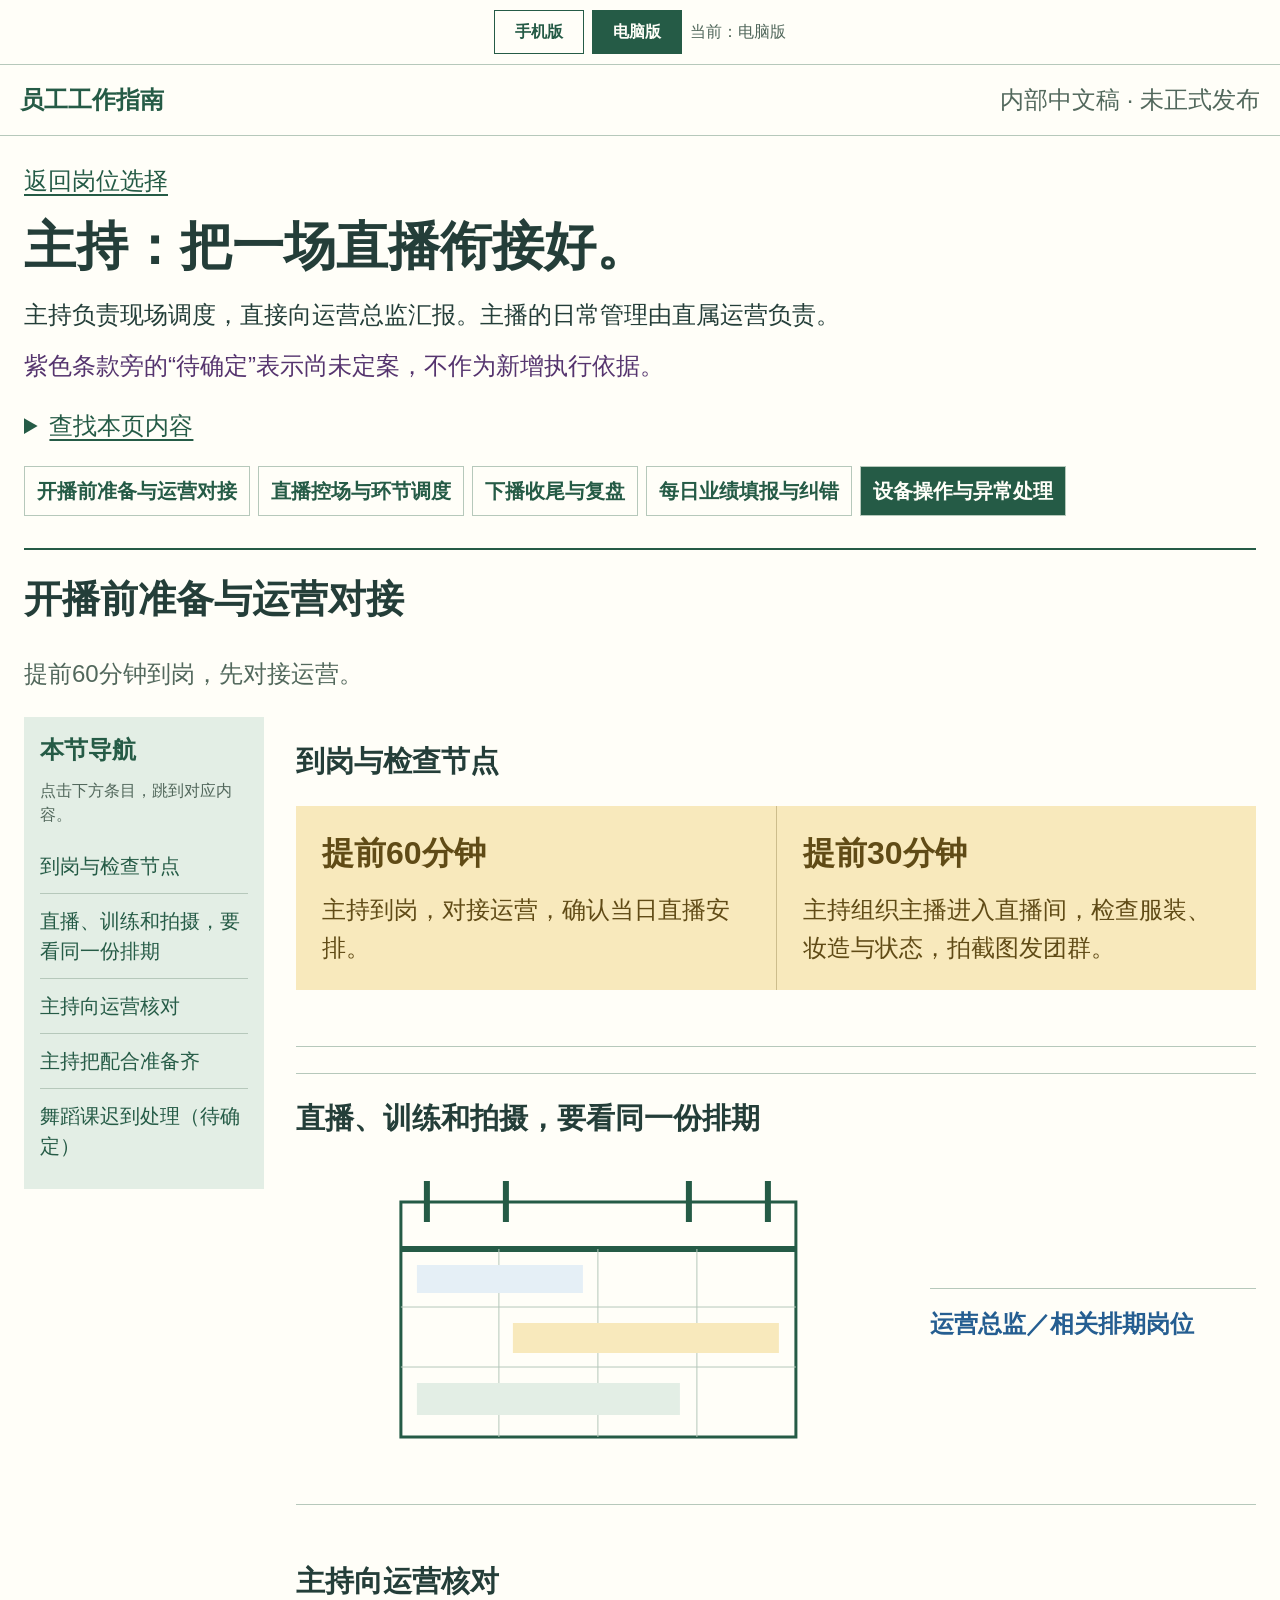
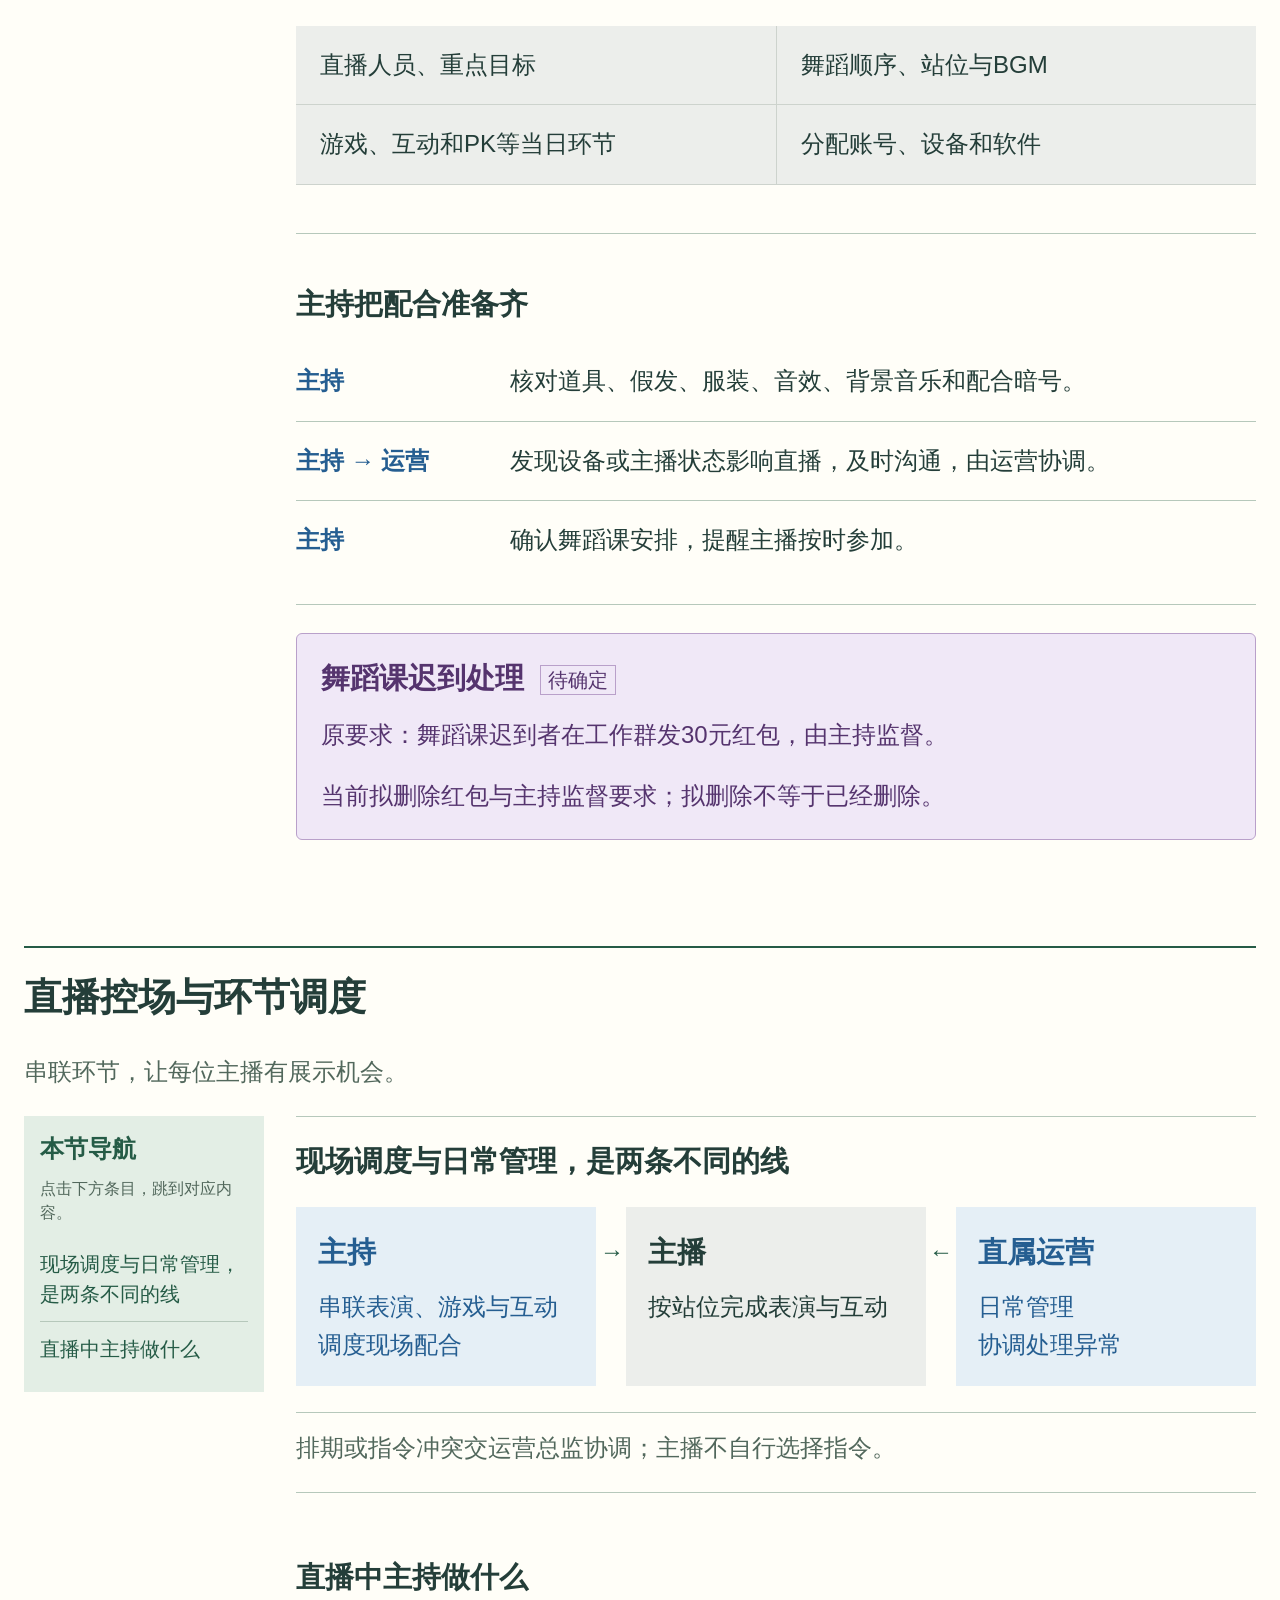
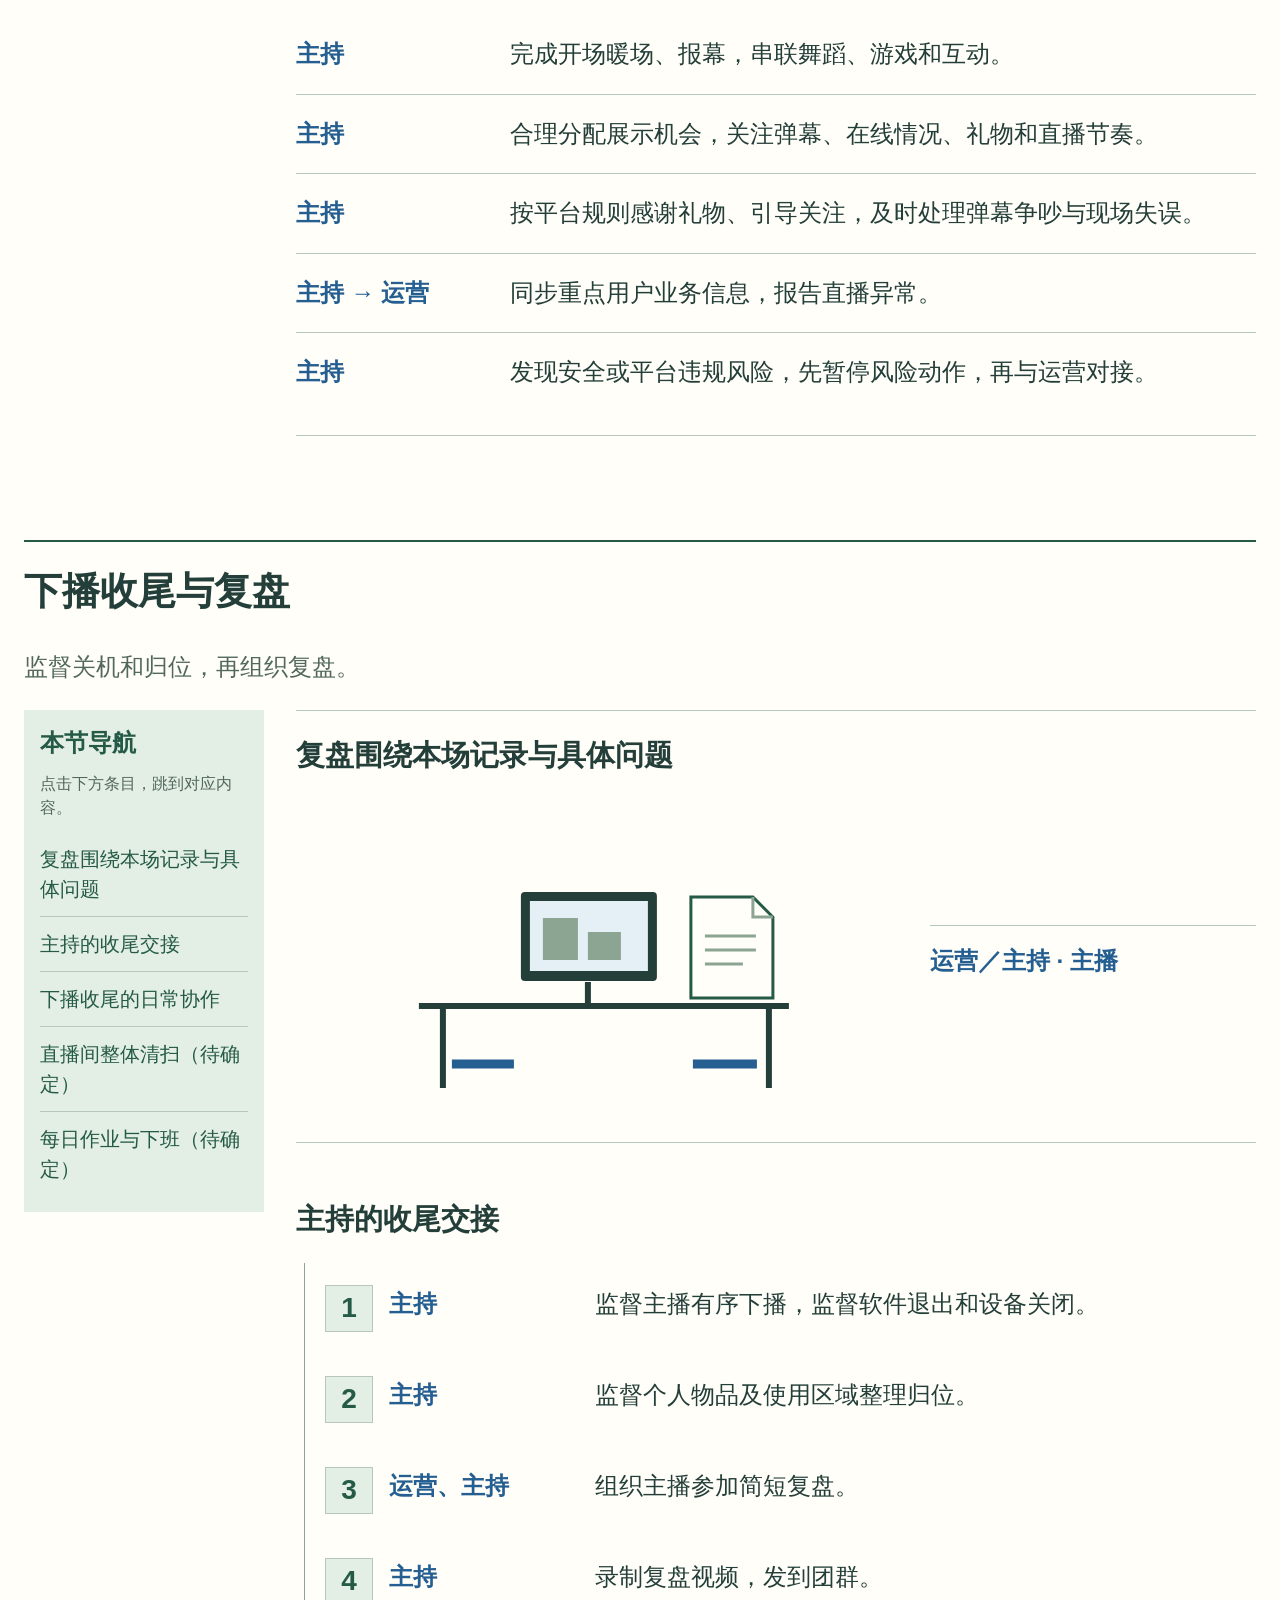
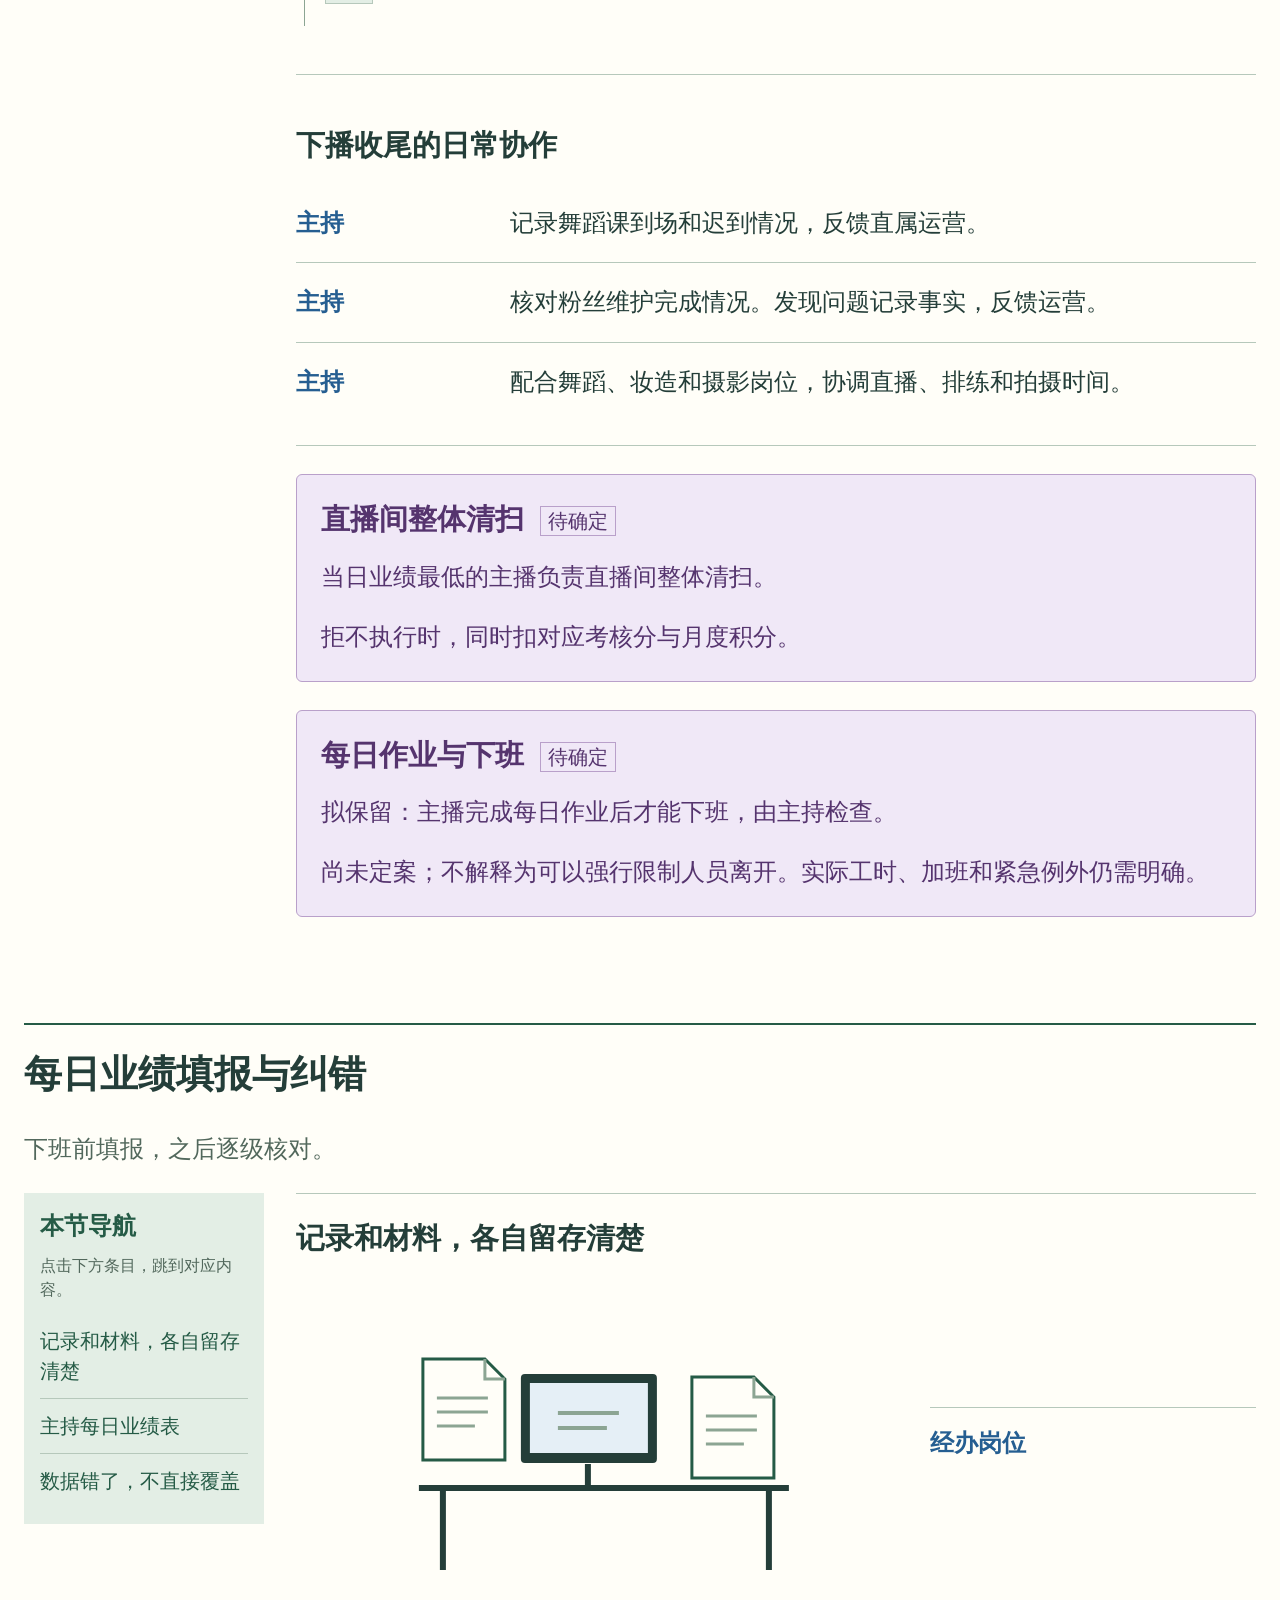
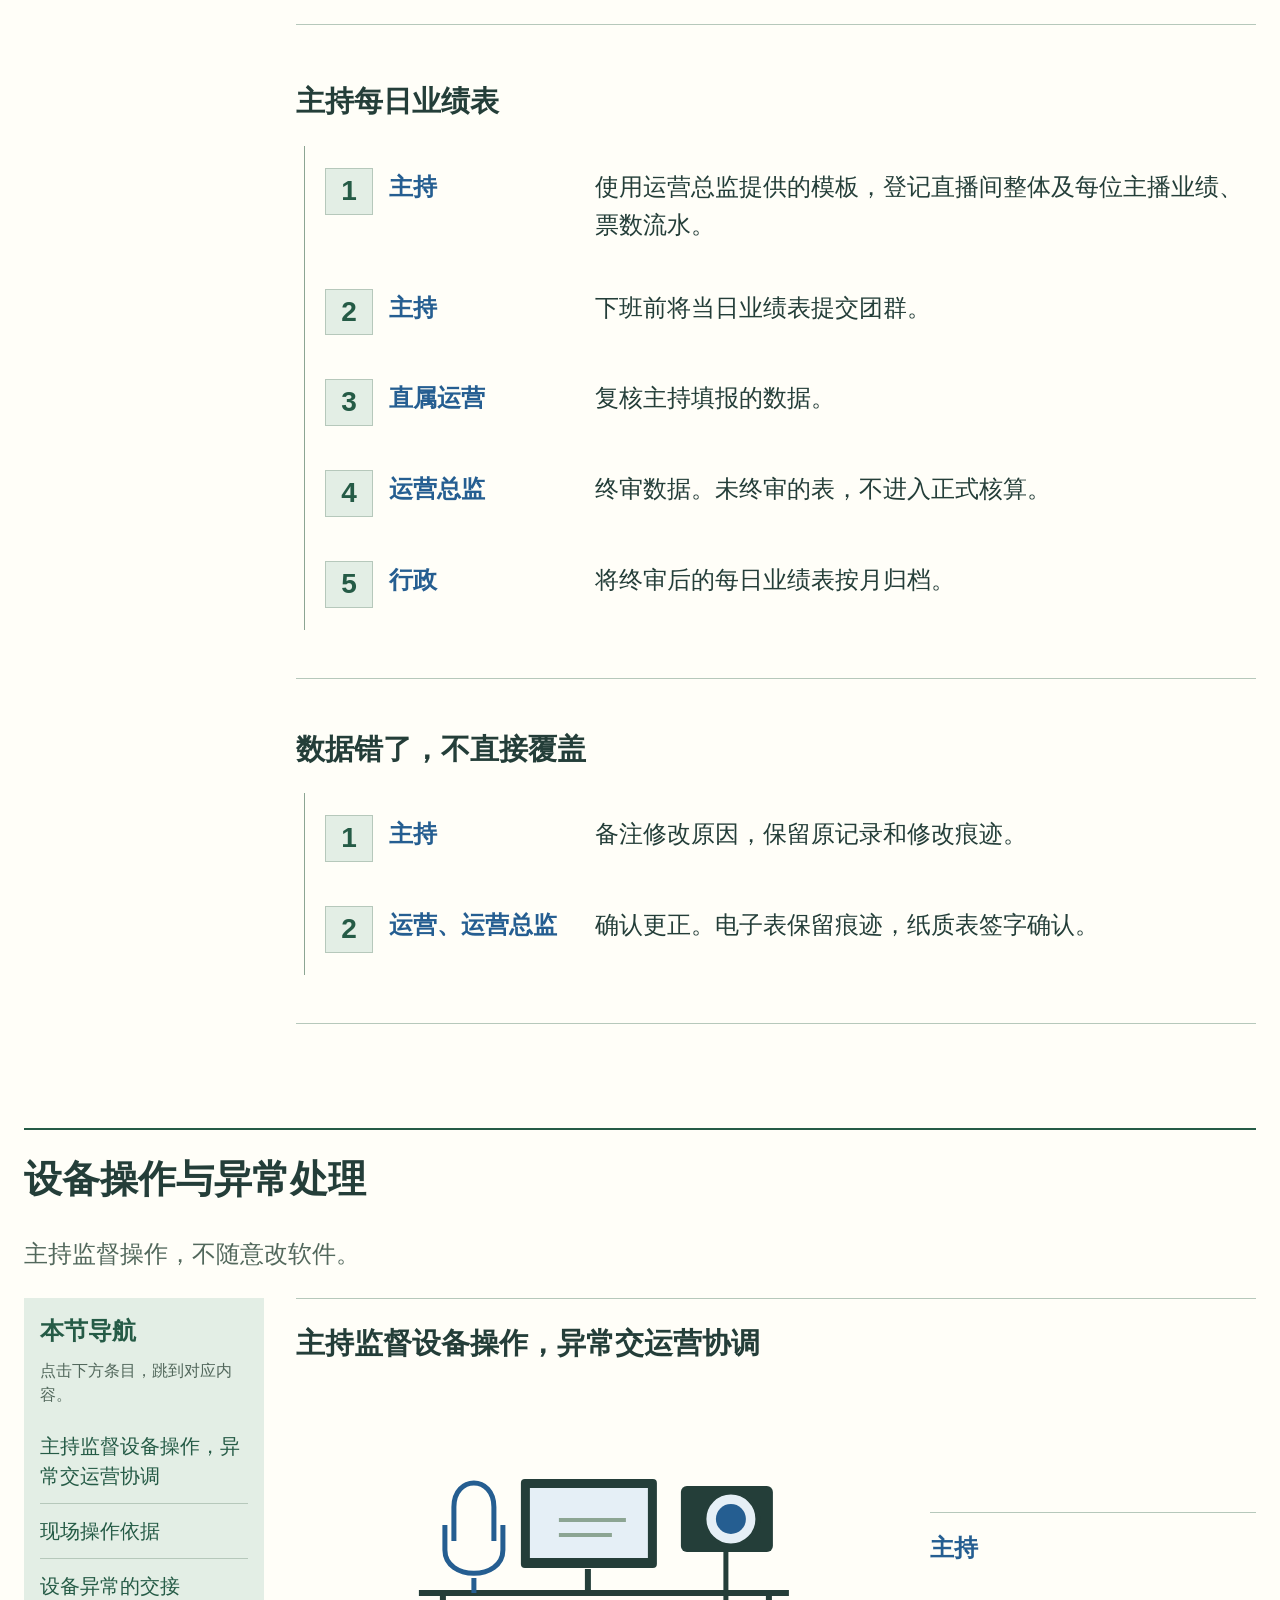
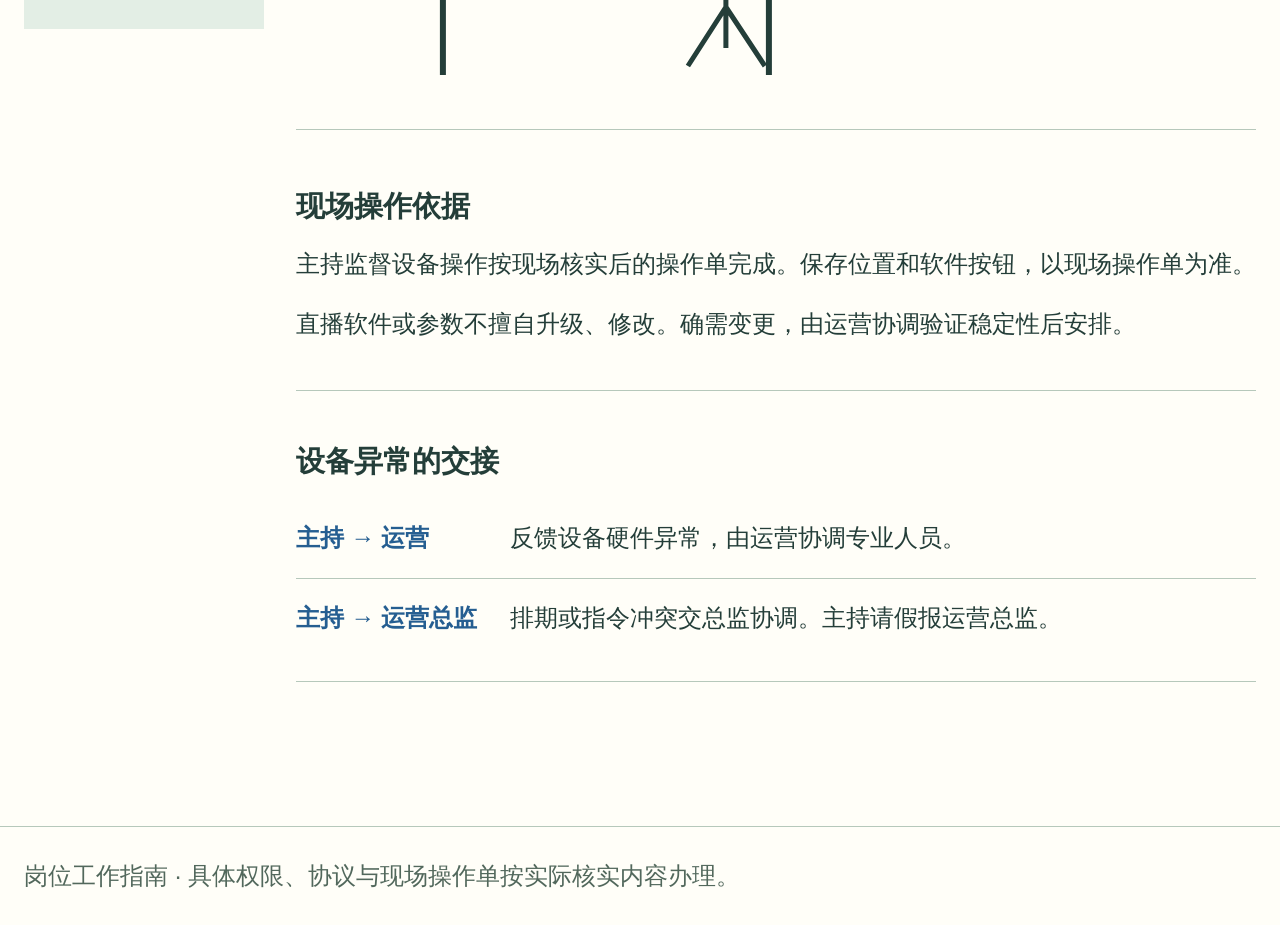
<file: host.html>
<!doctype html><html lang="zh-CN"><head><meta charset="utf-8"><meta name="viewport" content="width=device-width,initial-scale=1"><title>主持：把一场直播衔接好。</title><script src="view-mode.js"></script><link rel="stylesheet" href="mode-layout.css"><script src="navigation.js" defer></script><script src="chapters.js" defer></script></head><body><div class="view-toolbar" role="group" aria-label="页面显示模式"><button type="button" data-view="mobile" aria-pressed="false">手机版</button><button type="button" data-view="desktop" aria-pressed="false">电脑版</button><span class="view-status" role="status"></span></div><div class="guide-viewport"><div class="guide-page"><header><a href="index.html">员工工作指南</a><span>内部中文稿 · 未正式发布</span></header><main><div class="page-heading"><a class="back-link" href="index.html">返回岗位选择</a><h1>主持：把一场直播衔接好。</h1><p class="intro">主持负责现场调度，直接向运营总监汇报。主播的日常管理由直属运营负责。</p><p class="status-note">紫色条款旁的“待确定”表示尚未定案，不作为新增执行依据。</p></div><details class="find-panel"><summary>查找本页内容</summary><form class="find-controls"><input type="search" aria-label="查找主题或动作" placeholder="输入岗位、动作或事项"><button type="submit">查找</button><button type="reset">全部</button></form><p class="find-result" role="status" aria-live="polite"></p></details><div class="layout"><nav aria-label="本页主题"><a href="#prepare" aria-current="true">开播前准备与运营对接</a><a href="#live">直播控场与环节调度</a><a href="#close">下播收尾与复盘</a><a href="#report">每日业绩填报与纠错</a><a href="#device">设备操作与异常处理</a></nav><div class="content"><article id="prepare"><h2>开播前准备与运营对接</h2><p class="section-summary">提前60分钟到岗，先对接运营。</p><div class="section-layout"><aside class="section-outline" aria-label="开播前准备与运营对接的内容总览"><strong class="outline-desktop-title">本节导航</strong><strong class="outline-mobile-title">本节导航</strong><p class="outline-instruction">点击下方条目，跳到对应内容。</p><nav aria-label="开播前准备与运营对接的子项"><a href="#prepare-part-1">到岗与检查节点</a><a href="#prepare-part-2">直播、训练和拍摄，要看同一份排期</a><a href="#prepare-part-3">主持向运营核对</a><a href="#prepare-part-4">主持把配合准备齐</a><a href="#prepare-part-5">舞蹈课迟到处理（待确定）</a></nav></aside><div class="section-body"><section class="component"><h3 id="prepare-part-1">到岗与检查节点</h3><div class="time-band" data-diagram="time"><div><strong>提前60分钟</strong><p>主持到岗，对接运营，确认当日直播安排。</p></div><div><strong>提前30分钟</strong><p>主持组织主播进入直播间，检查服装、妆造与状态，拍截图发团群。</p></div></div></section><figure class="business-scene" data-scene="schedule"><figcaption><h3 id="prepare-part-2">直播、训练和拍摄，要看同一份排期</h3></figcaption><svg viewBox="0 0 500 330" role="img" aria-label="直播、训练和拍摄，要看同一份排期" xmlns="http://www.w3.org/2000/svg"><rect x="52" y="52" width="395" height="235" fill="#fffef8" stroke="#255b46" stroke-width="3"/><path d="M52 99H447M78 31V72M157 31V72M340 31V72M419 31V72" stroke="#255b46" stroke-width="6"/><path d="M52 157H447M52 217H447M150 99V287M249 99V287M348 99V287" stroke="#b6c8bb"/><path d="M68 115H234V143H68Z" fill="#e5eff6"/><path d="M164 173H430V203H164Z" fill="#f8e9bc"/><path d="M68 233H331V265H68Z" fill="#e3eee5"/></svg><div class="scene-legend">运营总监／相关排期岗位</div></figure><section class="component"><h3 id="prepare-part-3">主持向运营核对</h3><div class="fields"><span>直播人员、重点目标</span><span>舞蹈顺序、站位与BGM</span><span>游戏、互动和PK等当日环节</span><span>分配账号、设备和软件</span></div></section><section class="component"><h3 id="prepare-part-4">主持把配合准备齐</h3><dl class="lanes"><div><dt>主持</dt><dd>核对道具、假发、服装、音效、背景音乐和配合暗号。</dd></div><div><dt>主持 → 运营</dt><dd>发现设备或主播状态影响直播，及时沟通，由运营协调。</dd></div><div><dt>主持</dt><dd>确认舞蹈课安排，提醒主播按时参加。</dd></div></dl></section><section class="component uncertainty" data-uncertainty="late"><h3 id="prepare-part-5">舞蹈课迟到处理 <small class="uncertain-label">待确定</small></h3><p>原要求：舞蹈课迟到者在工作群发30元红包，由主持监督。</p><p>当前拟删除红包与主持监督要求；拟删除不等于已经删除。</p></section></div></div></article><article id="live"><h2>直播控场与环节调度</h2><p class="section-summary">串联环节，让每位主播有展示机会。</p><div class="section-layout"><aside class="section-outline" aria-label="直播控场与环节调度的内容总览"><strong class="outline-desktop-title">本节导航</strong><strong class="outline-mobile-title">本节导航</strong><p class="outline-instruction">点击下方条目，跳到对应内容。</p><nav aria-label="直播控场与环节调度的子项"><a href="#live-part-1">现场调度与日常管理，是两条不同的线</a><a href="#live-part-2">直播中主持做什么</a></nav></aside><div class="section-body"><figure class="onsite-plate" data-diagram="onsite"><figcaption><h3 id="live-part-1">现场调度与日常管理，是两条不同的线</h3></figcaption><div class="responsibility-map"><div><strong>主持</strong><p>串联表演、游戏与互动<br>调度现场配合</p></div><div class="map-target"><strong>主播</strong><p>按站位完成表演与互动</p></div><div><strong>直属运营</strong><p>日常管理<br>协调处理异常</p></div></div><p class="figure-note">排期或指令冲突交运营总监协调；主播不自行选择指令。</p></figure><section class="component"><h3 id="live-part-2">直播中主持做什么</h3><dl class="lanes"><div><dt>主持</dt><dd>完成开场暖场、报幕，串联舞蹈、游戏和互动。</dd></div><div><dt>主持</dt><dd>合理分配展示机会，关注弹幕、在线情况、礼物和直播节奏。</dd></div><div><dt>主持</dt><dd>按平台规则感谢礼物、引导关注，及时处理弹幕争吵与现场失误。</dd></div><div><dt>主持 → 运营</dt><dd>同步重点用户业务信息，报告直播异常。</dd></div><div><dt>主持</dt><dd>发现安全或平台违规风险，先暂停风险动作，再与运营对接。</dd></div></dl></section></div></div></article><article id="close"><h2>下播收尾与复盘</h2><p class="section-summary">监督关机和归位，再组织复盘。</p><div class="section-layout"><aside class="section-outline" aria-label="下播收尾与复盘的内容总览"><strong class="outline-desktop-title">本节导航</strong><strong class="outline-mobile-title">本节导航</strong><p class="outline-instruction">点击下方条目，跳到对应内容。</p><nav aria-label="下播收尾与复盘的子项"><a href="#close-part-1">复盘围绕本场记录与具体问题</a><a href="#close-part-2">主持的收尾交接</a><a href="#close-part-3">下播收尾的日常协作</a><a href="#close-part-4">直播间整体清扫（待确定）</a><a href="#close-part-5">每日作业与下班（待确定）</a></nav></aside><div class="section-body"><figure class="business-scene" data-scene="review"><figcaption><h3 id="close-part-1">复盘围绕本场记录与具体问题</h3></figcaption><svg viewBox="0 0 500 330" role="img" aria-label="复盘围绕本场记录与具体问题" xmlns="http://www.w3.org/2000/svg"><path d="M70 218H440M94 218V300M420 218V300" stroke="#243e39" stroke-width="6"/><rect x="172" y="104" width="136" height="89" rx="4" fill="#243e39"/><rect x="181" y="113" width="118" height="70" fill="#e5eff6"/><path d="M239 194V215" stroke="#243e39" stroke-width="6"/><path d="M194 130H229V172H194M239 144H272V172H239" fill="#8ca593"/><g transform="translate(342 109)"><path d="M0 0H62L82 20V101H0Z" fill="#fffef8" stroke="#255b46" stroke-width="3"/><path d="M62 0V20H82M14 39H65M14 53H65M14 67H52" stroke="#8ca593" stroke-width="3" fill="none"/></g><path d="M103 276H165M344 276H408" stroke="#255e91" stroke-width="9"/></svg><div class="scene-legend">运营／主持 · 主播</div></figure><section class="component"><h3 id="close-part-2">主持的收尾交接</h3><ol class="flow"><li><strong>主持</strong><span>监督主播有序下播，监督软件退出和设备关闭。</span></li><li><strong>主持</strong><span>监督个人物品及使用区域整理归位。</span></li><li><strong>运营、主持</strong><span>组织主播参加简短复盘。</span></li><li><strong>主持</strong><span>录制复盘视频，发到团群。</span></li></ol></section><section class="component"><h3 id="close-part-3">下播收尾的日常协作</h3><dl class="lanes"><div><dt>主持</dt><dd>记录舞蹈课到场和迟到情况，反馈直属运营。</dd></div><div><dt>主持</dt><dd>核对粉丝维护完成情况。发现问题记录事实，反馈运营。</dd></div><div><dt>主持</dt><dd>配合舞蹈、妆造和摄影岗位，协调直播、排练和拍摄时间。</dd></div></dl></section><section class="component uncertainty" data-uncertainty="cleaning"><h3 id="close-part-4">直播间整体清扫 <small class="uncertain-label">待确定</small></h3><p>当日业绩最低的主播负责直播间整体清扫。</p><p>拒不执行时，同时扣对应考核分与月度积分。</p></section><section class="component uncertainty" data-uncertainty="homework"><h3 id="close-part-5">每日作业与下班 <small class="uncertain-label">待确定</small></h3><p>拟保留：主播完成每日作业后才能下班，由主持检查。</p><p>尚未定案；不解释为可以强行限制人员离开。实际工时、加班和紧急例外仍需明确。</p></section></div></div></article><article id="report"><h2>每日业绩填报与纠错</h2><p class="section-summary">下班前填报，之后逐级核对。</p><div class="section-layout"><aside class="section-outline" aria-label="每日业绩填报与纠错的内容总览"><strong class="outline-desktop-title">本节导航</strong><strong class="outline-mobile-title">本节导航</strong><p class="outline-instruction">点击下方条目，跳到对应内容。</p><nav aria-label="每日业绩填报与纠错的子项"><a href="#report-part-1">记录和材料，各自留存清楚</a><a href="#report-part-2">主持每日业绩表</a><a href="#report-part-3">数据错了，不直接覆盖</a></nav></aside><div class="section-body"><figure class="business-scene" data-scene="record"><figcaption><h3 id="report-part-1">记录和材料，各自留存清楚</h3></figcaption><svg viewBox="0 0 500 330" role="img" aria-label="记录和材料，各自留存清楚" xmlns="http://www.w3.org/2000/svg"><path d="M70 218H440M94 218V300M420 218V300" stroke="#243e39" stroke-width="6"/><rect x="172" y="104" width="136" height="89" rx="4" fill="#243e39"/><rect x="181" y="113" width="118" height="70" fill="#e5eff6"/><path d="M239 194V215" stroke="#243e39" stroke-width="6"/><g transform="translate(74 89)"><path d="M0 0H62L82 20V101H0Z" fill="#fffef8" stroke="#255b46" stroke-width="3"/><path d="M62 0V20H82M14 39H65M14 53H65M14 67H52" stroke="#8ca593" stroke-width="3" fill="none"/></g><g transform="translate(343 107)"><path d="M0 0H62L82 20V101H0Z" fill="#fffef8" stroke="#255b46" stroke-width="3"/><path d="M62 0V20H82M14 39H65M14 53H65M14 67H52" stroke="#8ca593" stroke-width="3" fill="none"/></g><path d="M209 143H270M209 158H258" stroke="#8ca593" stroke-width="4"/></svg><div class="scene-legend">经办岗位</div></figure><section class="component"><h3 id="report-part-2">主持每日业绩表</h3><ol class="flow"><li><strong>主持</strong><span>使用运营总监提供的模板，登记直播间整体及每位主播业绩、票数流水。</span></li><li><strong>主持</strong><span>下班前将当日业绩表提交团群。</span></li><li><strong>直属运营</strong><span>复核主持填报的数据。</span></li><li><strong>运营总监</strong><span>终审数据。未终审的表，不进入正式核算。</span></li><li><strong>行政</strong><span>将终审后的每日业绩表按月归档。</span></li></ol></section><section class="component"><h3 id="report-part-3">数据错了，不直接覆盖</h3><ol class="flow"><li><strong>主持</strong><span>备注修改原因，保留原记录和修改痕迹。</span></li><li><strong>运营、运营总监</strong><span>确认更正。电子表保留痕迹，纸质表签字确认。</span></li></ol></section></div></div></article><article id="device"><h2>设备操作与异常处理</h2><p class="section-summary">主持监督操作，不随意改软件。</p><div class="section-layout"><aside class="section-outline" aria-label="设备操作与异常处理的内容总览"><strong class="outline-desktop-title">本节导航</strong><strong class="outline-mobile-title">本节导航</strong><p class="outline-instruction">点击下方条目，跳到对应内容。</p><nav aria-label="设备操作与异常处理的子项"><a href="#device-part-1">主持监督设备操作，异常交运营协调</a><a href="#device-part-2">现场操作依据</a><a href="#device-part-3">设备异常的交接</a></nav></aside><div class="section-body"><figure class="business-scene" data-scene="device"><figcaption><h3 id="device-part-1">主持监督设备操作，异常交运营协调</h3></figcaption><svg viewBox="0 0 500 330" role="img" aria-label="主持监督设备操作，异常交运营协调" xmlns="http://www.w3.org/2000/svg"><path d="M70 218H440M94 218V300M420 218V300" stroke="#243e39" stroke-width="6"/><rect x="172" y="104" width="136" height="89" rx="4" fill="#243e39"/><rect x="181" y="113" width="118" height="70" fill="#e5eff6"/><path d="M239 194V215" stroke="#243e39" stroke-width="6"/><path d="M105 166V132C105 100 145 100 145 132V166M96 150V175C96 206 154 206 154 175V150M125 203V218" stroke="#255e91" stroke-width="5" fill="none"/><path d="M210 145H277M210 160H263" stroke="#8ca593" stroke-width="4"/><path d="M377 174V273M377 232L339 291M377 232L416 291" stroke="#243e39" stroke-width="5"/><rect x="332" y="111" width="92" height="66" rx="6" fill="#243e39"/><circle cx="382" cy="144" r="27" fill="#e5eff6" stroke="#243e39" stroke-width="5"/><circle cx="382" cy="144" r="15" fill="#255e91"/></svg><div class="scene-legend">主持</div></figure><section class="component"><h3 id="device-part-2">现场操作依据</h3><p>主持监督设备操作按现场核实后的操作单完成。保存位置和软件按钮，以现场操作单为准。</p><p>直播软件或参数不擅自升级、修改。确需变更，由运营协调验证稳定性后安排。</p></section><section class="component"><h3 id="device-part-3">设备异常的交接</h3><dl class="lanes"><div><dt>主持 → 运营</dt><dd>反馈设备硬件异常，由运营协调专业人员。</dd></div><div><dt>主持 → 运营总监</dt><dd>排期或指令冲突交总监协调。主持请假报运营总监。</dd></div></dl></section></div></div></article></div></div></main><footer>岗位工作指南 · 具体权限、协议与现场操作单按实际核实内容办理。</footer></div></div></body></html>
</file>
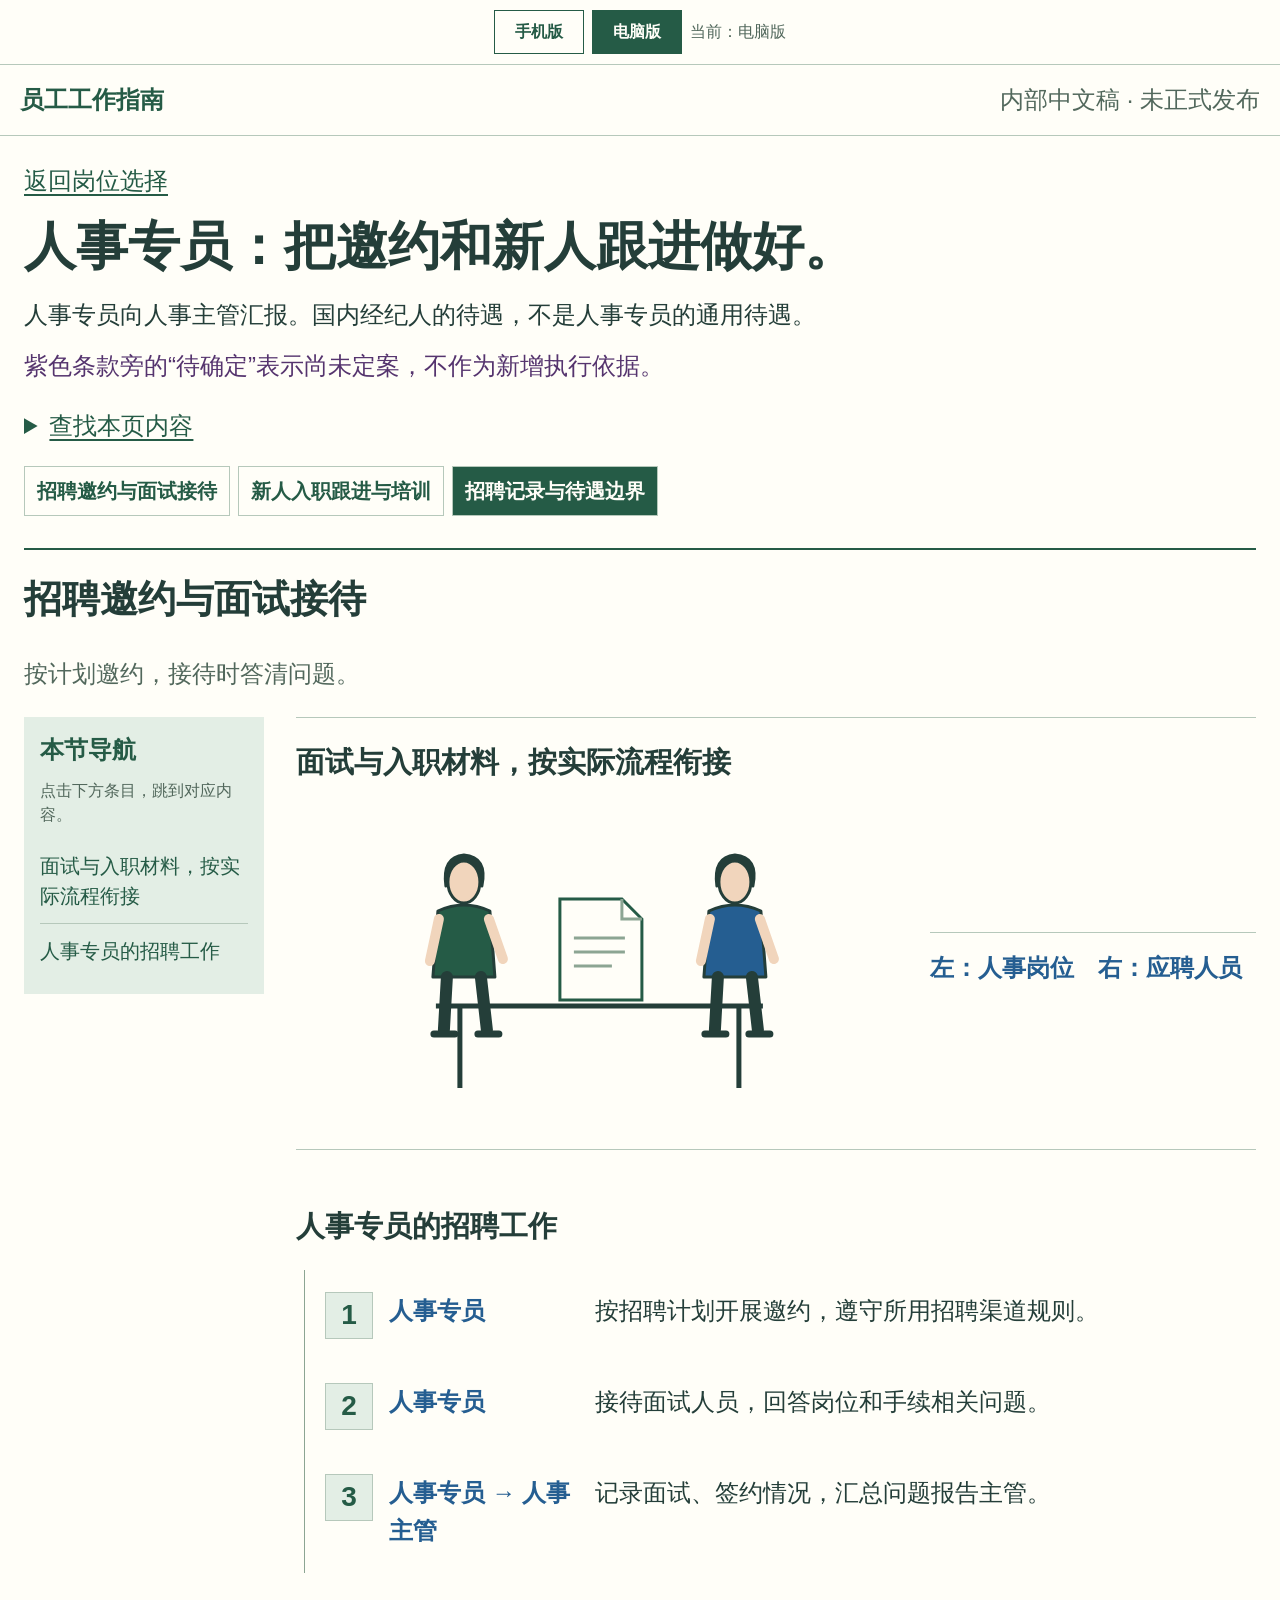
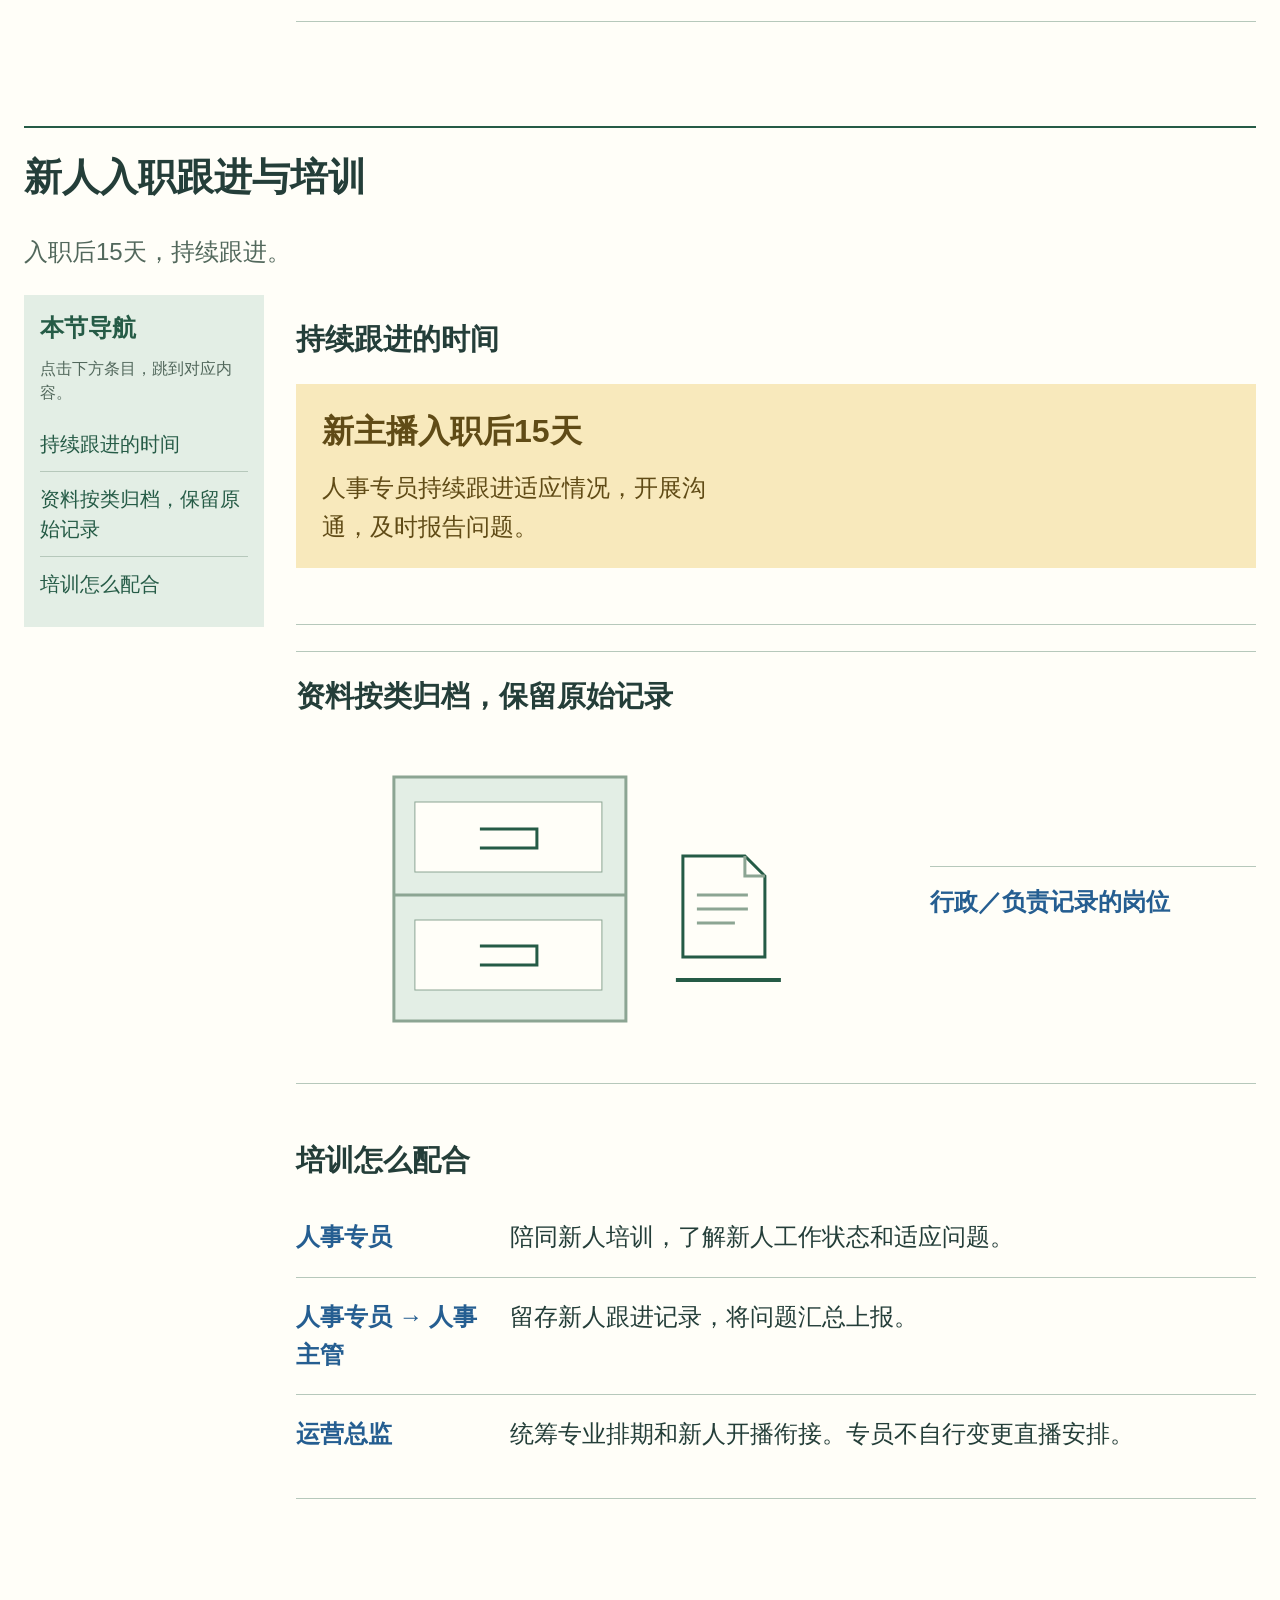
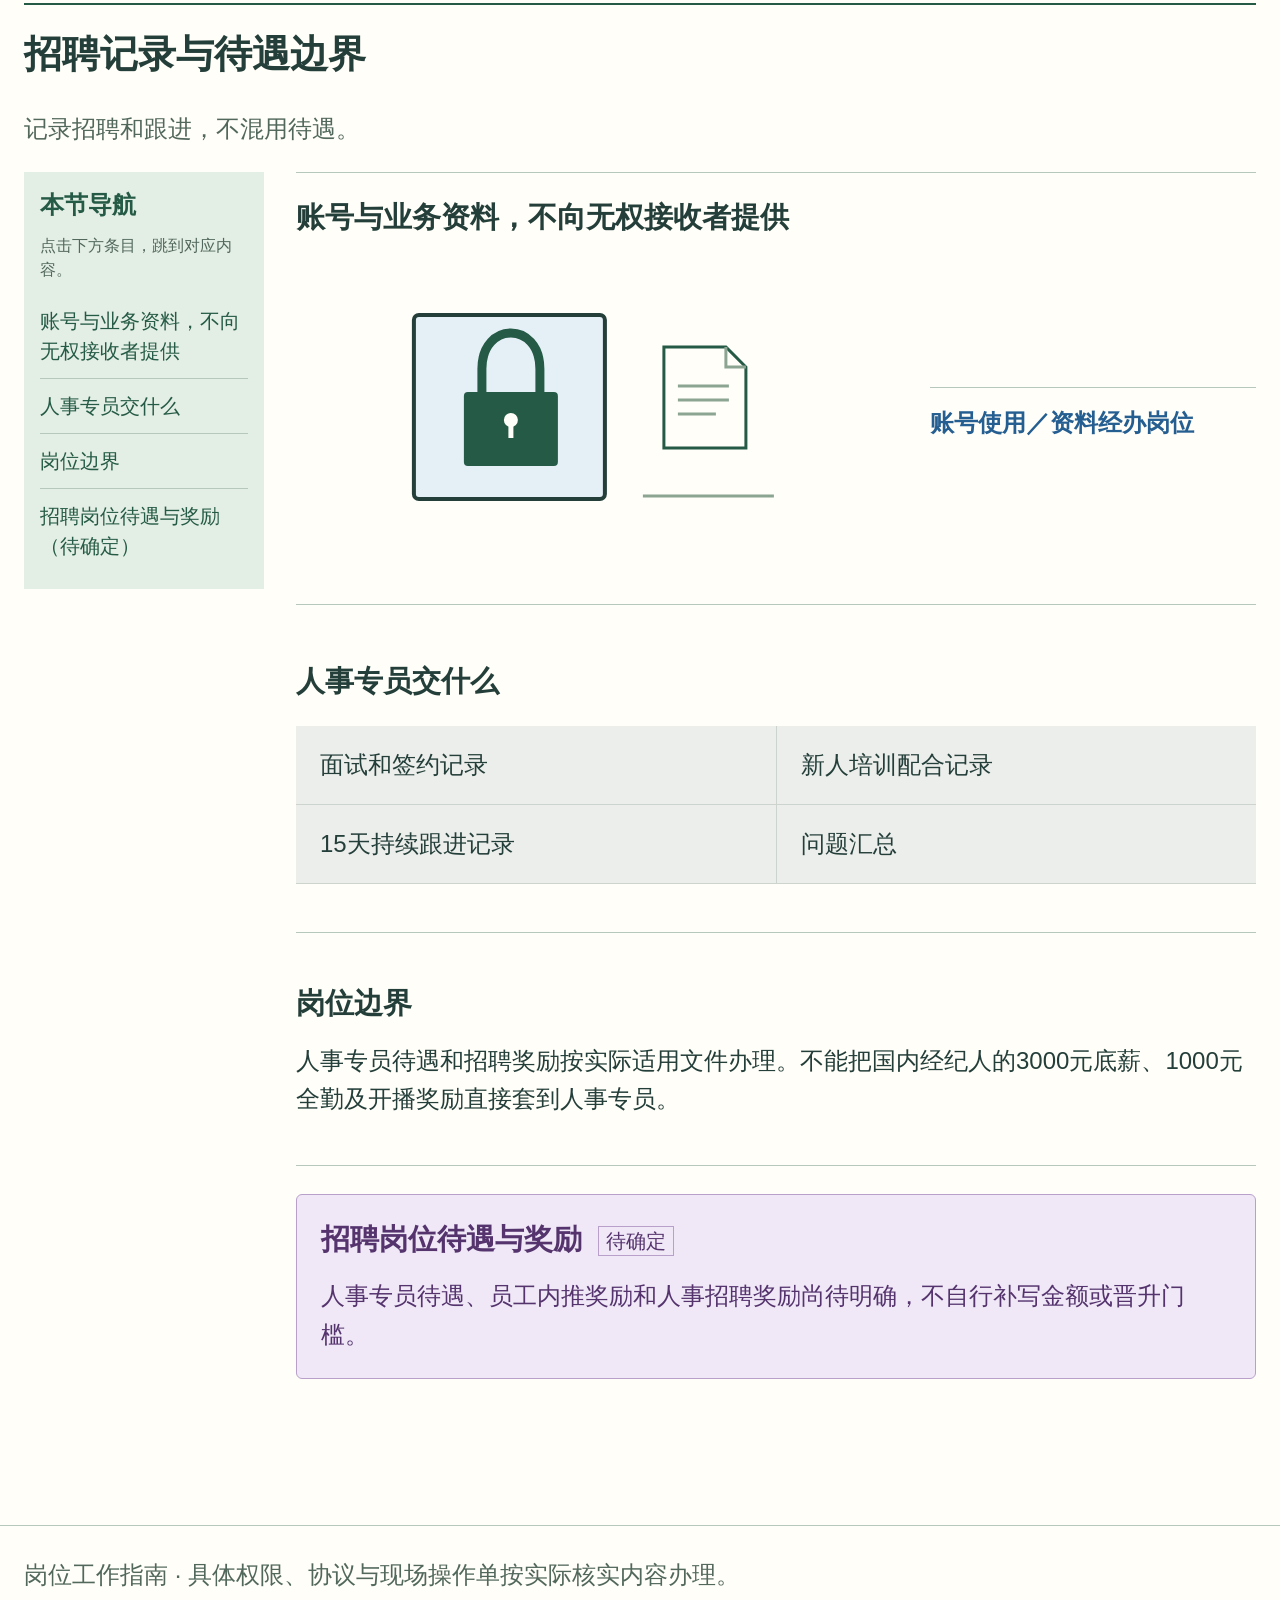
<file: hr.html>
<!doctype html><html lang="zh-CN"><head><meta charset="utf-8"><meta name="viewport" content="width=device-width,initial-scale=1"><title>人事专员：把邀约和新人跟进做好。</title><script src="view-mode.js"></script><link rel="stylesheet" href="mode-layout.css"><script src="navigation.js" defer></script><script src="chapters.js" defer></script></head><body><div class="view-toolbar" role="group" aria-label="页面显示模式"><button type="button" data-view="mobile" aria-pressed="false">手机版</button><button type="button" data-view="desktop" aria-pressed="false">电脑版</button><span class="view-status" role="status"></span></div><div class="guide-viewport"><div class="guide-page"><header><a href="index.html">员工工作指南</a><span>内部中文稿 · 未正式发布</span></header><main><div class="page-heading"><a class="back-link" href="index.html">返回岗位选择</a><h1>人事专员：把邀约和新人跟进做好。</h1><p class="intro">人事专员向人事主管汇报。国内经纪人的待遇，不是人事专员的通用待遇。</p><p class="status-note">紫色条款旁的“待确定”表示尚未定案，不作为新增执行依据。</p></div><details class="find-panel"><summary>查找本页内容</summary><form class="find-controls"><input type="search" aria-label="查找主题或动作" placeholder="输入岗位、动作或事项"><button type="submit">查找</button><button type="reset">全部</button></form><p class="find-result" role="status" aria-live="polite"></p></details><div class="layout"><nav aria-label="本页主题"><a href="#interview" aria-current="true">招聘邀约与面试接待</a><a href="#new">新人入职跟进与培训</a><a href="#records">招聘记录与待遇边界</a></nav><div class="content"><article id="interview"><h2>招聘邀约与面试接待</h2><p class="section-summary">按计划邀约，接待时答清问题。</p><div class="section-layout"><aside class="section-outline" aria-label="招聘邀约与面试接待的内容总览"><strong class="outline-desktop-title">本节导航</strong><strong class="outline-mobile-title">本节导航</strong><p class="outline-instruction">点击下方条目，跳到对应内容。</p><nav aria-label="招聘邀约与面试接待的子项"><a href="#interview-part-1">面试与入职材料，按实际流程衔接</a><a href="#interview-part-2">人事专员的招聘工作</a></nav></aside><div class="section-body"><figure class="business-scene" data-scene="interview"><figcaption><h3 id="interview-part-1">面试与入职材料，按实际流程衔接</h3></figcaption><svg viewBox="0 0 500 330" role="img" aria-label="面试与入职材料，按实际流程衔接" xmlns="http://www.w3.org/2000/svg"><path d="M87 211H414M111 211V293M390 211V293" stroke="#243e39" stroke-width="5"/><g transform="translate(115 139)" stroke="#243e39" stroke-width="3" stroke-linecap="round" stroke-linejoin="round"><path d="M-18-48Q-22-77 0-79Q24-77 18-48" fill="#243e39"/><ellipse cy="-52" rx="16" ry="21" fill="#f1d5bc"/><path d="M-26-23Q0-35 26-23L31 43H-31Z" fill="#255b46"/><path d="M-17 43L-20 96M17 43L23 96" fill="none" stroke-width="12"/><path d="M-30 100H-9M14 100H35" stroke-width="7"/><path d="M-25-15L-34 27M25-15L39 25" fill="none" stroke="#f1d5bc" stroke-width="10"/></g><g transform="translate(386 139)" stroke="#243e39" stroke-width="3" stroke-linecap="round" stroke-linejoin="round"><path d="M-18-48Q-22-77 0-79Q24-77 18-48" fill="#243e39"/><ellipse cy="-52" rx="16" ry="21" fill="#f1d5bc"/><path d="M-26-23Q0-35 26-23L31 43H-31Z" fill="#255e91"/><path d="M-17 43L-20 96M17 43L23 96" fill="none" stroke-width="12"/><path d="M-30 100H-9M14 100H35" stroke-width="7"/><path d="M-25-15L-34 27M25-15L39 25" fill="none" stroke="#f1d5bc" stroke-width="10"/></g><g transform="translate(211 104)"><path d="M0 0H62L82 20V101H0Z" fill="#fffef8" stroke="#255b46" stroke-width="3"/><path d="M62 0V20H82M14 39H65M14 53H65M14 67H52" stroke="#8ca593" stroke-width="3" fill="none"/></g></svg><div class="scene-legend">左：人事岗位　右：应聘人员</div></figure><section class="component"><h3 id="interview-part-2">人事专员的招聘工作</h3><ol class="flow"><li><strong>人事专员</strong><span>按招聘计划开展邀约，遵守所用招聘渠道规则。</span></li><li><strong>人事专员</strong><span>接待面试人员，回答岗位和手续相关问题。</span></li><li><strong>人事专员 → 人事主管</strong><span>记录面试、签约情况，汇总问题报告主管。</span></li></ol></section></div></div></article><article id="new"><h2>新人入职跟进与培训</h2><p class="section-summary">入职后15天，持续跟进。</p><div class="section-layout"><aside class="section-outline" aria-label="新人入职跟进与培训的内容总览"><strong class="outline-desktop-title">本节导航</strong><strong class="outline-mobile-title">本节导航</strong><p class="outline-instruction">点击下方条目，跳到对应内容。</p><nav aria-label="新人入职跟进与培训的子项"><a href="#new-part-1">持续跟进的时间</a><a href="#new-part-2">资料按类归档，保留原始记录</a><a href="#new-part-3">培训怎么配合</a></nav></aside><div class="section-body"><section class="component"><h3 id="new-part-1">持续跟进的时间</h3><div class="time-band" data-diagram="time"><div><strong>新主播入职后15天</strong><p>人事专员持续跟进适应情况，开展沟通，及时报告问题。</p></div></div></section><figure class="business-scene" data-scene="archive"><figcaption><h3 id="new-part-2">资料按类归档，保留原始记录</h3></figcaption><svg viewBox="0 0 500 330" role="img" aria-label="资料按类归档，保留原始记录" xmlns="http://www.w3.org/2000/svg"><rect x="45" y="48" width="232" height="244" fill="#e3eee5" stroke="#8ca593" stroke-width="3"/><path d="M45 166H277" stroke="#8ca593" stroke-width="3"/><rect x="66" y="73" width="187" height="70" fill="#fffef8" stroke="#8ca593"/><rect x="66" y="191" width="187" height="70" fill="#fffef8" stroke="#8ca593"/><path d="M131 100H188V119H131M131 217H188V236H131" fill="none" stroke="#255b46" stroke-width="3"/><g transform="translate(334 127)"><path d="M0 0H62L82 20V101H0Z" fill="#fffef8" stroke="#255b46" stroke-width="3"/><path d="M62 0V20H82M14 39H65M14 53H65M14 67H52" stroke="#8ca593" stroke-width="3" fill="none"/></g><path d="M327 251H432" stroke="#255b46" stroke-width="4"/></svg><div class="scene-legend">行政／负责记录的岗位</div></figure><section class="component"><h3 id="new-part-3">培训怎么配合</h3><dl class="lanes"><div><dt>人事专员</dt><dd>陪同新人培训，了解新人工作状态和适应问题。</dd></div><div><dt>人事专员 → 人事主管</dt><dd>留存新人跟进记录，将问题汇总上报。</dd></div><div><dt>运营总监</dt><dd>统筹专业排期和新人开播衔接。专员不自行变更直播安排。</dd></div></dl></section></div></div></article><article id="records"><h2>招聘记录与待遇边界</h2><p class="section-summary">记录招聘和跟进，不混用待遇。</p><div class="section-layout"><aside class="section-outline" aria-label="招聘记录与待遇边界的内容总览"><strong class="outline-desktop-title">本节导航</strong><strong class="outline-mobile-title">本节导航</strong><p class="outline-instruction">点击下方条目，跳到对应内容。</p><nav aria-label="招聘记录与待遇边界的子项"><a href="#records-part-1">账号与业务资料，不向无权接收者提供</a><a href="#records-part-2">人事专员交什么</a><a href="#records-part-3">岗位边界</a><a href="#records-part-4">招聘岗位待遇与奖励（待确定）</a></nav></aside><div class="section-body"><figure class="business-scene" data-scene="privacy"><figcaption><h3 id="records-part-1">账号与业务资料，不向无权接收者提供</h3></figcaption><svg viewBox="0 0 500 330" role="img" aria-label="账号与业务资料，不向无权接收者提供" xmlns="http://www.w3.org/2000/svg"><rect x="65" y="65" width="191" height="184" rx="5" fill="#e5eff6" stroke="#243e39" stroke-width="4"/><path d="M133 142V119C133 71 191 71 191 119V142" stroke="#255b46" stroke-width="9" fill="none"/><rect x="115" y="142" width="94" height="74" rx="4" fill="#255b46"/><circle cx="162" cy="170" r="7" fill="#fffef8"/><path d="M162 171V188" stroke="#fffef8" stroke-width="5"/><g transform="translate(315 97)"><path d="M0 0H62L82 20V101H0Z" fill="#fffef8" stroke="#255b46" stroke-width="3"/><path d="M62 0V20H82M14 39H65M14 53H65M14 67H52" stroke="#8ca593" stroke-width="3" fill="none"/></g><path d="M294 246H425" stroke="#8ca593" stroke-width="3"/></svg><div class="scene-legend">账号使用／资料经办岗位</div></figure><section class="component"><h3 id="records-part-2">人事专员交什么</h3><div class="fields"><span>面试和签约记录</span><span>新人培训配合记录</span><span>15天持续跟进记录</span><span>问题汇总</span></div></section><section class="component"><h3 id="records-part-3">岗位边界</h3><p>人事专员待遇和招聘奖励按实际适用文件办理。不能把国内经纪人的3000元底薪、1000元全勤及开播奖励直接套到人事专员。</p></section><section class="component uncertainty" data-uncertainty="hr-pay"><h3 id="records-part-4">招聘岗位待遇与奖励 <small class="uncertain-label">待确定</small></h3><p>人事专员待遇、员工内推奖励和人事招聘奖励尚待明确，不自行补写金额或晋升门槛。</p></section></div></div></article></div></div></main><footer>岗位工作指南 · 具体权限、协议与现场操作单按实际核实内容办理。</footer></div></div></body></html>
</file>
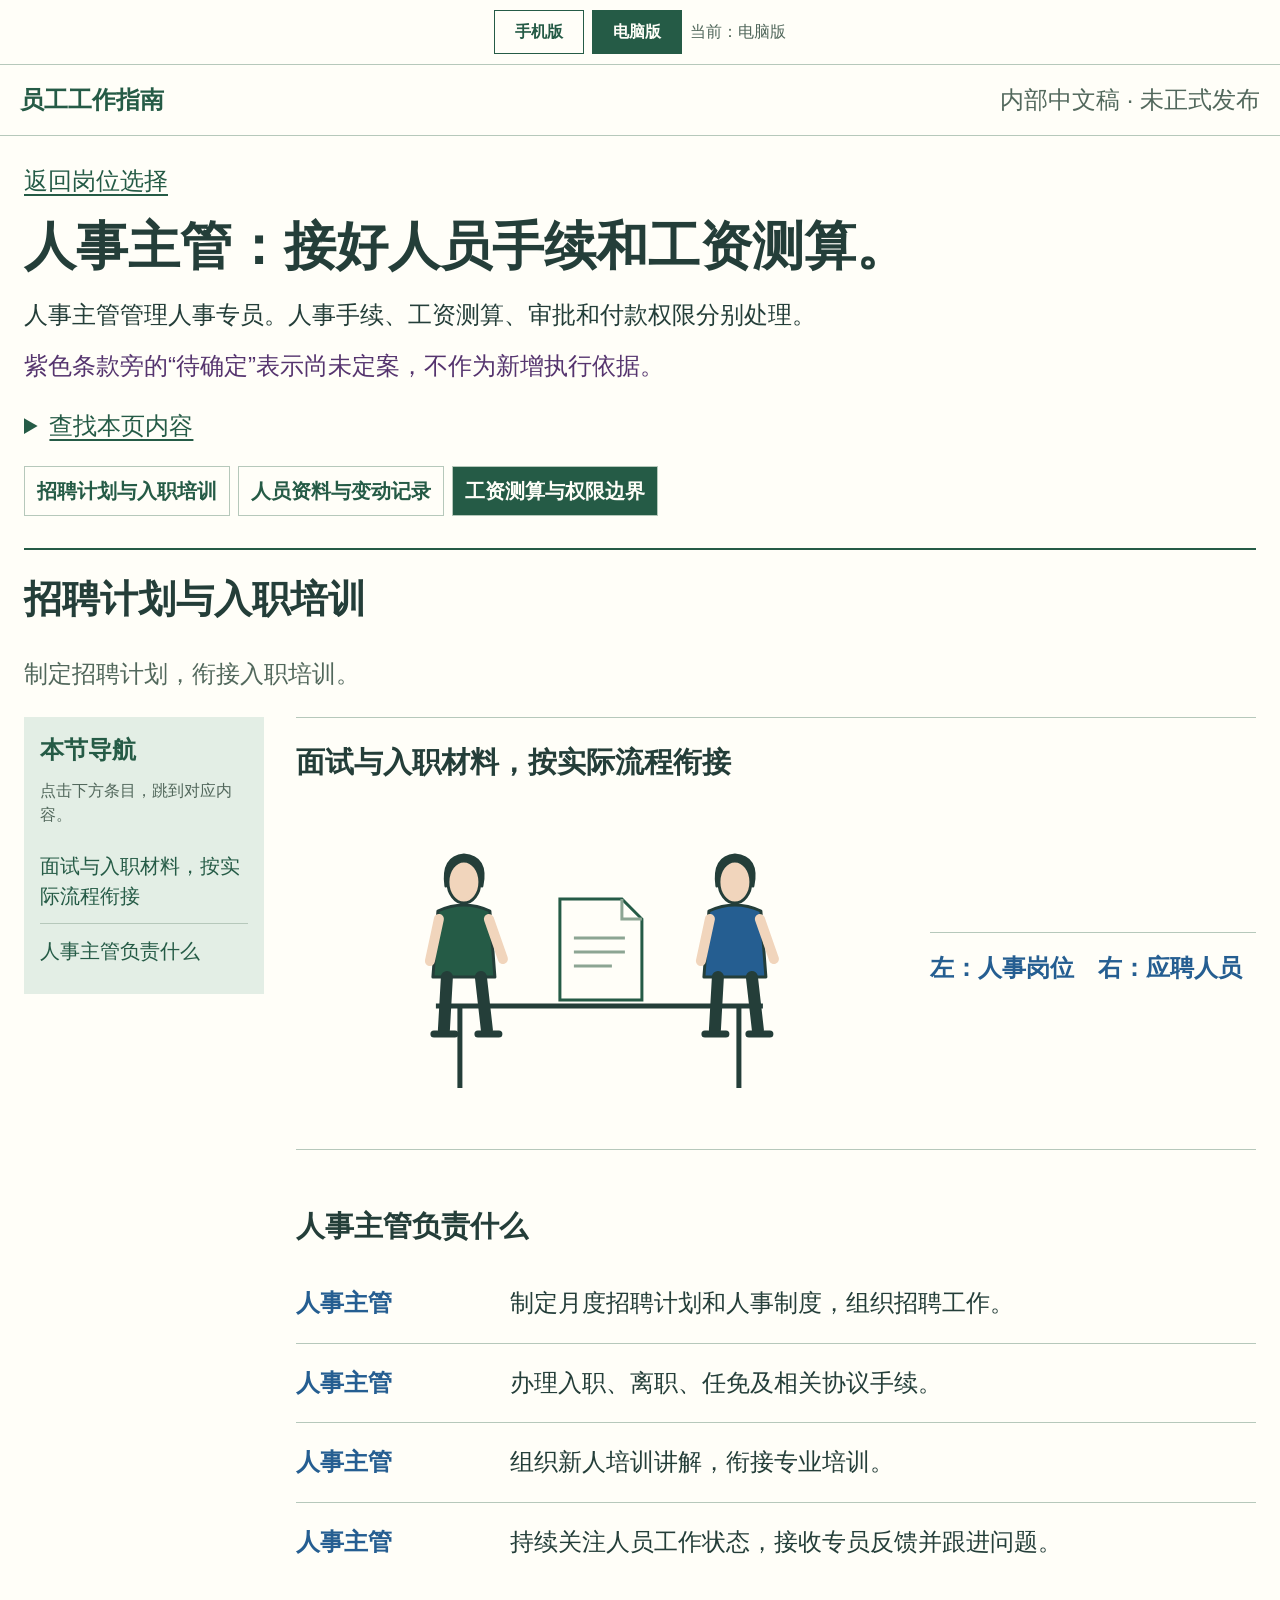
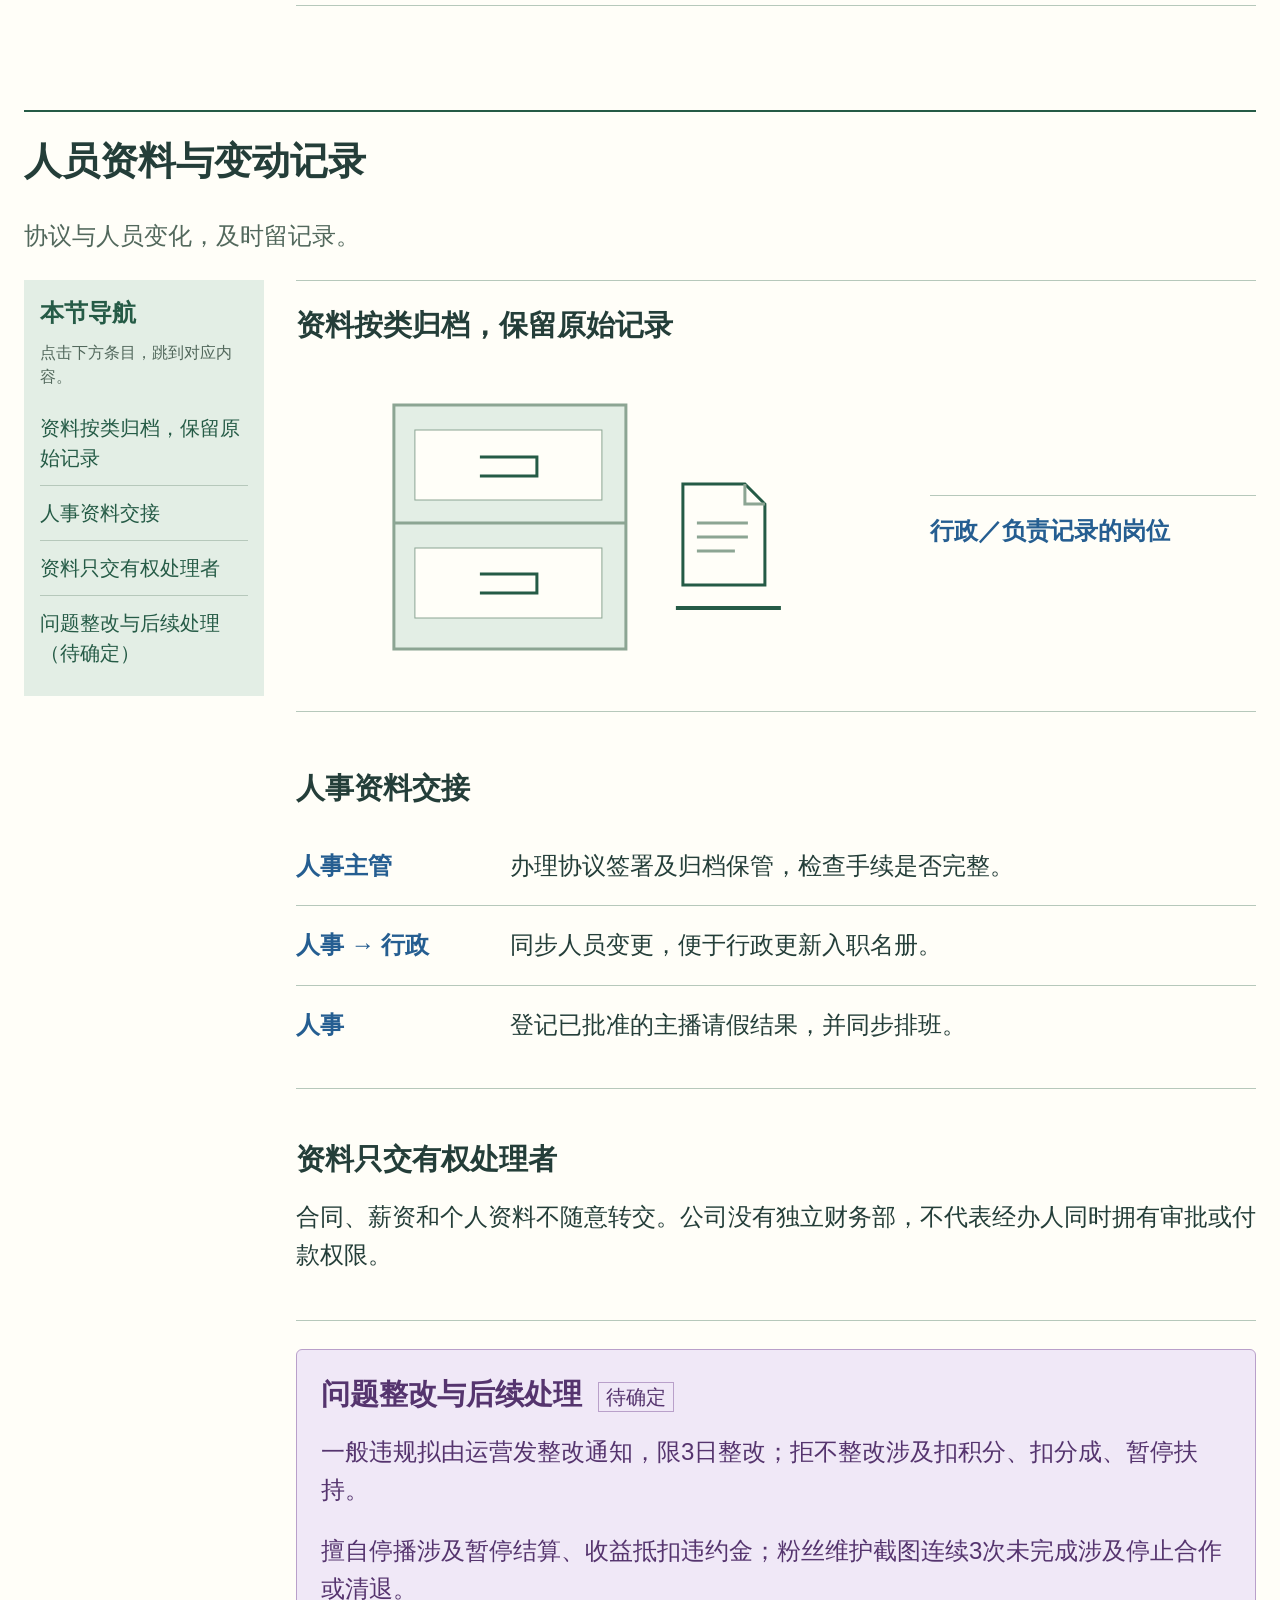
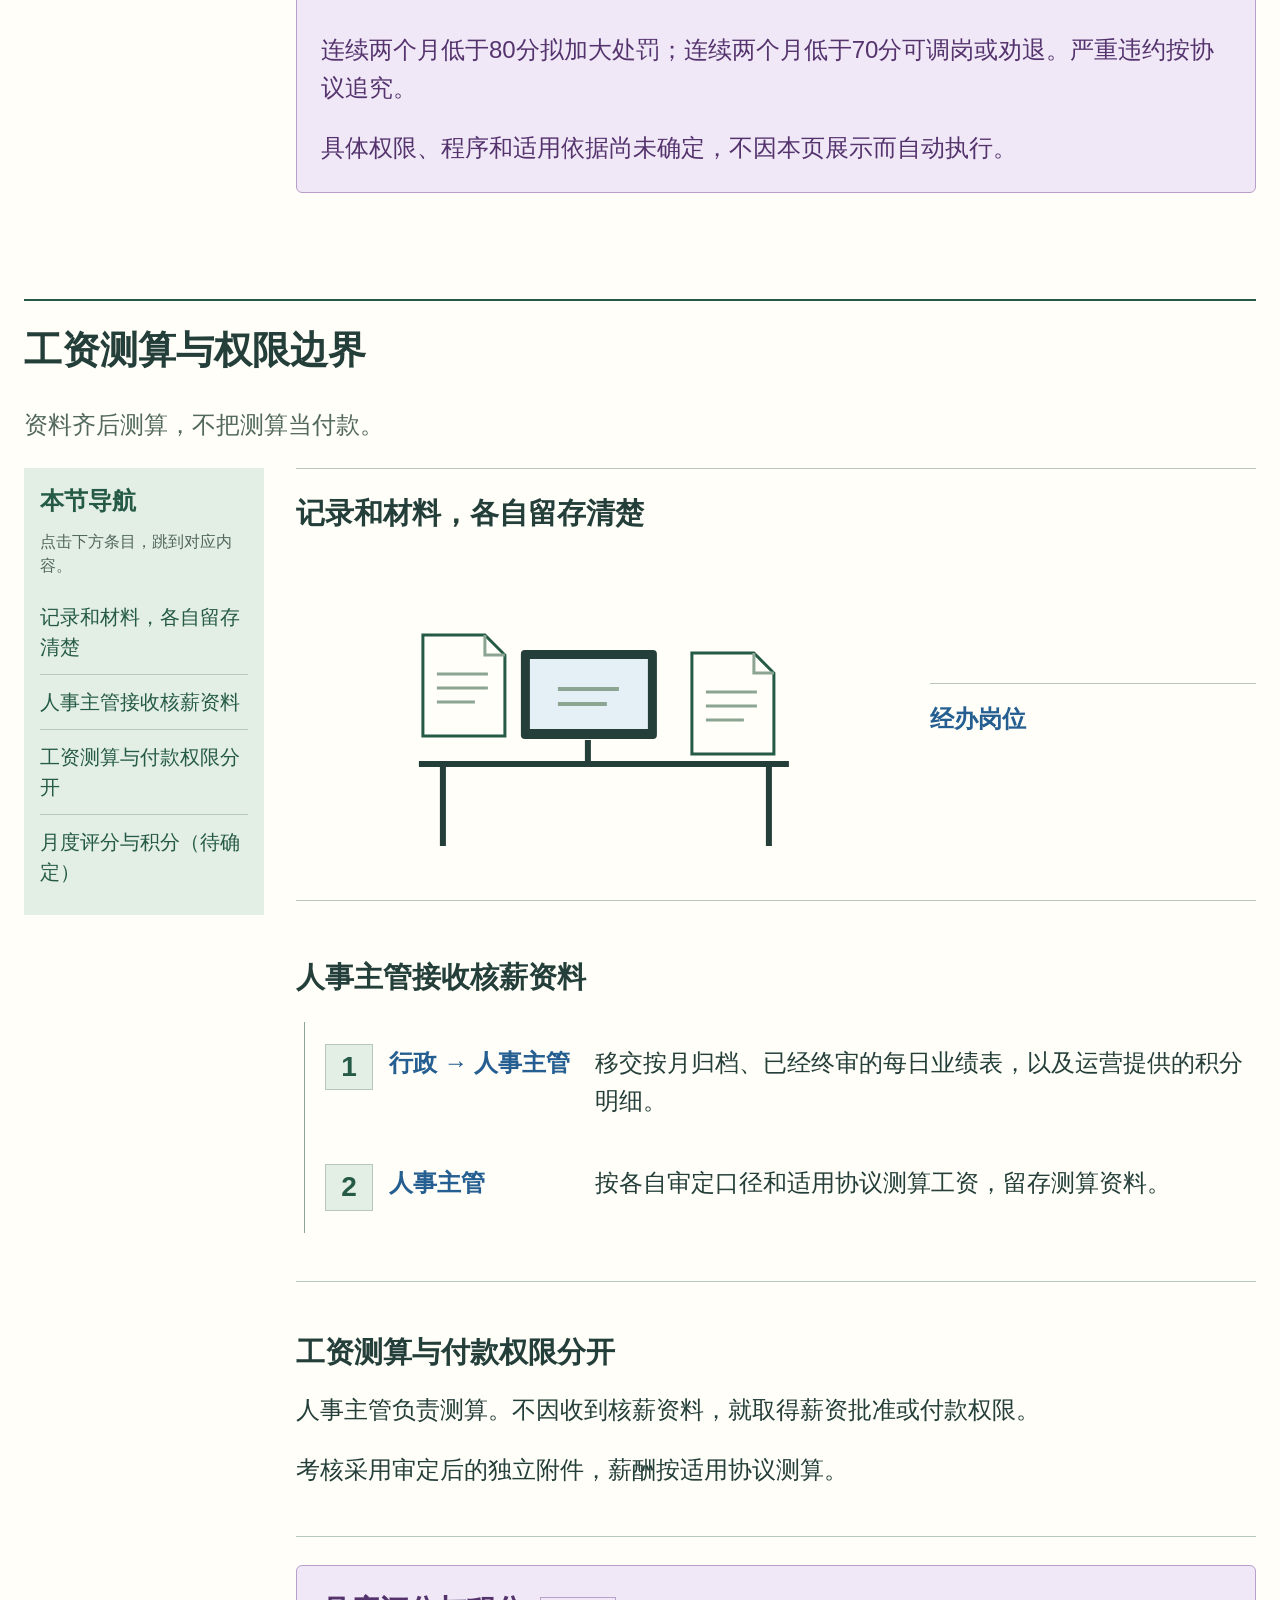
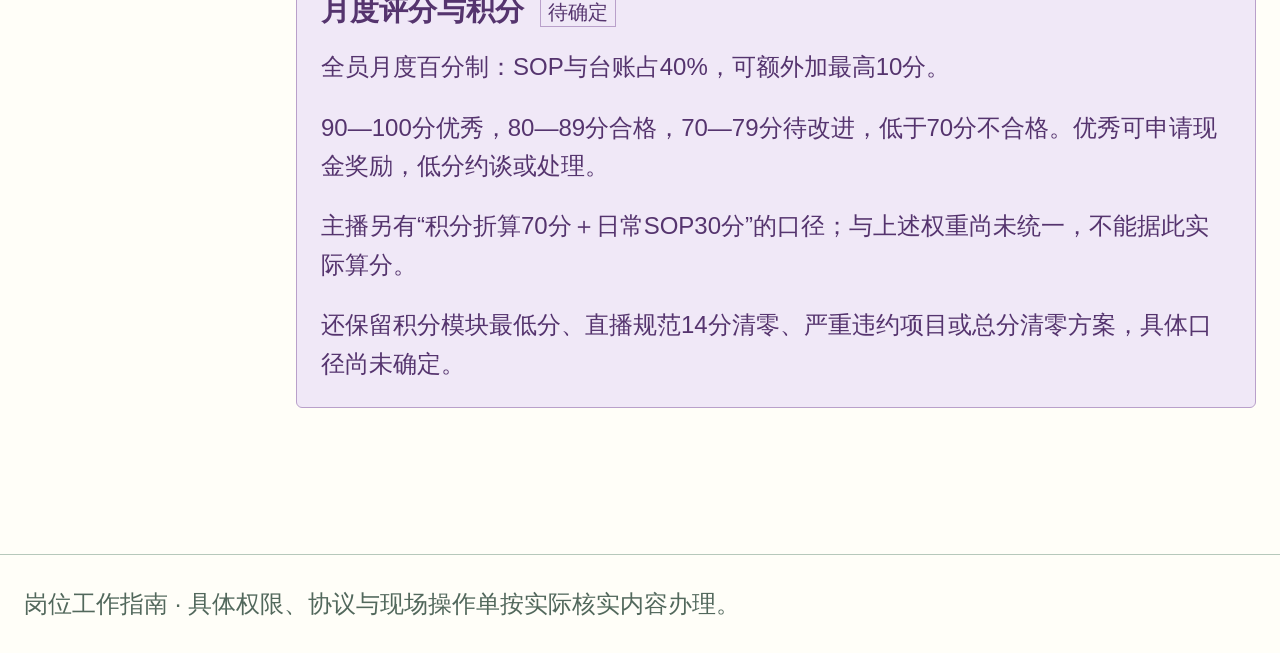
<file: hrlead.html>
<!doctype html><html lang="zh-CN"><head><meta charset="utf-8"><meta name="viewport" content="width=device-width,initial-scale=1"><title>人事主管：接好人员手续和工资测算。</title><script src="view-mode.js"></script><link rel="stylesheet" href="mode-layout.css"><script src="navigation.js" defer></script><script src="chapters.js" defer></script></head><body><div class="view-toolbar" role="group" aria-label="页面显示模式"><button type="button" data-view="mobile" aria-pressed="false">手机版</button><button type="button" data-view="desktop" aria-pressed="false">电脑版</button><span class="view-status" role="status"></span></div><div class="guide-viewport"><div class="guide-page"><header><a href="index.html">员工工作指南</a><span>内部中文稿 · 未正式发布</span></header><main><div class="page-heading"><a class="back-link" href="index.html">返回岗位选择</a><h1>人事主管：接好人员手续和工资测算。</h1><p class="intro">人事主管管理人事专员。人事手续、工资测算、审批和付款权限分别处理。</p><p class="status-note">紫色条款旁的“待确定”表示尚未定案，不作为新增执行依据。</p></div><details class="find-panel"><summary>查找本页内容</summary><form class="find-controls"><input type="search" aria-label="查找主题或动作" placeholder="输入岗位、动作或事项"><button type="submit">查找</button><button type="reset">全部</button></form><p class="find-result" role="status" aria-live="polite"></p></details><div class="layout"><nav aria-label="本页主题"><a href="#recruit" aria-current="true">招聘计划与入职培训</a><a href="#records">人员资料与变动记录</a><a href="#pay">工资测算与权限边界</a></nav><div class="content"><article id="recruit"><h2>招聘计划与入职培训</h2><p class="section-summary">制定招聘计划，衔接入职培训。</p><div class="section-layout"><aside class="section-outline" aria-label="招聘计划与入职培训的内容总览"><strong class="outline-desktop-title">本节导航</strong><strong class="outline-mobile-title">本节导航</strong><p class="outline-instruction">点击下方条目，跳到对应内容。</p><nav aria-label="招聘计划与入职培训的子项"><a href="#recruit-part-1">面试与入职材料，按实际流程衔接</a><a href="#recruit-part-2">人事主管负责什么</a></nav></aside><div class="section-body"><figure class="business-scene" data-scene="interview"><figcaption><h3 id="recruit-part-1">面试与入职材料，按实际流程衔接</h3></figcaption><svg viewBox="0 0 500 330" role="img" aria-label="面试与入职材料，按实际流程衔接" xmlns="http://www.w3.org/2000/svg"><path d="M87 211H414M111 211V293M390 211V293" stroke="#243e39" stroke-width="5"/><g transform="translate(115 139)" stroke="#243e39" stroke-width="3" stroke-linecap="round" stroke-linejoin="round"><path d="M-18-48Q-22-77 0-79Q24-77 18-48" fill="#243e39"/><ellipse cy="-52" rx="16" ry="21" fill="#f1d5bc"/><path d="M-26-23Q0-35 26-23L31 43H-31Z" fill="#255b46"/><path d="M-17 43L-20 96M17 43L23 96" fill="none" stroke-width="12"/><path d="M-30 100H-9M14 100H35" stroke-width="7"/><path d="M-25-15L-34 27M25-15L39 25" fill="none" stroke="#f1d5bc" stroke-width="10"/></g><g transform="translate(386 139)" stroke="#243e39" stroke-width="3" stroke-linecap="round" stroke-linejoin="round"><path d="M-18-48Q-22-77 0-79Q24-77 18-48" fill="#243e39"/><ellipse cy="-52" rx="16" ry="21" fill="#f1d5bc"/><path d="M-26-23Q0-35 26-23L31 43H-31Z" fill="#255e91"/><path d="M-17 43L-20 96M17 43L23 96" fill="none" stroke-width="12"/><path d="M-30 100H-9M14 100H35" stroke-width="7"/><path d="M-25-15L-34 27M25-15L39 25" fill="none" stroke="#f1d5bc" stroke-width="10"/></g><g transform="translate(211 104)"><path d="M0 0H62L82 20V101H0Z" fill="#fffef8" stroke="#255b46" stroke-width="3"/><path d="M62 0V20H82M14 39H65M14 53H65M14 67H52" stroke="#8ca593" stroke-width="3" fill="none"/></g></svg><div class="scene-legend">左：人事岗位　右：应聘人员</div></figure><section class="component"><h3 id="recruit-part-2">人事主管负责什么</h3><dl class="lanes"><div><dt>人事主管</dt><dd>制定月度招聘计划和人事制度，组织招聘工作。</dd></div><div><dt>人事主管</dt><dd>办理入职、离职、任免及相关协议手续。</dd></div><div><dt>人事主管</dt><dd>组织新人培训讲解，衔接专业培训。</dd></div><div><dt>人事主管</dt><dd>持续关注人员工作状态，接收专员反馈并跟进问题。</dd></div></dl></section></div></div></article><article id="records"><h2>人员资料与变动记录</h2><p class="section-summary">协议与人员变化，及时留记录。</p><div class="section-layout"><aside class="section-outline" aria-label="人员资料与变动记录的内容总览"><strong class="outline-desktop-title">本节导航</strong><strong class="outline-mobile-title">本节导航</strong><p class="outline-instruction">点击下方条目，跳到对应内容。</p><nav aria-label="人员资料与变动记录的子项"><a href="#records-part-1">资料按类归档，保留原始记录</a><a href="#records-part-2">人事资料交接</a><a href="#records-part-3">资料只交有权处理者</a><a href="#records-part-4">问题整改与后续处理（待确定）</a></nav></aside><div class="section-body"><figure class="business-scene" data-scene="archive"><figcaption><h3 id="records-part-1">资料按类归档，保留原始记录</h3></figcaption><svg viewBox="0 0 500 330" role="img" aria-label="资料按类归档，保留原始记录" xmlns="http://www.w3.org/2000/svg"><rect x="45" y="48" width="232" height="244" fill="#e3eee5" stroke="#8ca593" stroke-width="3"/><path d="M45 166H277" stroke="#8ca593" stroke-width="3"/><rect x="66" y="73" width="187" height="70" fill="#fffef8" stroke="#8ca593"/><rect x="66" y="191" width="187" height="70" fill="#fffef8" stroke="#8ca593"/><path d="M131 100H188V119H131M131 217H188V236H131" fill="none" stroke="#255b46" stroke-width="3"/><g transform="translate(334 127)"><path d="M0 0H62L82 20V101H0Z" fill="#fffef8" stroke="#255b46" stroke-width="3"/><path d="M62 0V20H82M14 39H65M14 53H65M14 67H52" stroke="#8ca593" stroke-width="3" fill="none"/></g><path d="M327 251H432" stroke="#255b46" stroke-width="4"/></svg><div class="scene-legend">行政／负责记录的岗位</div></figure><section class="component"><h3 id="records-part-2">人事资料交接</h3><dl class="lanes"><div><dt>人事主管</dt><dd>办理协议签署及归档保管，检查手续是否完整。</dd></div><div><dt>人事 → 行政</dt><dd>同步人员变更，便于行政更新入职名册。</dd></div><div><dt>人事</dt><dd>登记已批准的主播请假结果，并同步排班。</dd></div></dl></section><section class="component"><h3 id="records-part-3">资料只交有权处理者</h3><p>合同、薪资和个人资料不随意转交。公司没有独立财务部，不代表经办人同时拥有审批或付款权限。</p></section><section class="component uncertainty" data-uncertainty="rectify"><h3 id="records-part-4">问题整改与后续处理 <small class="uncertain-label">待确定</small></h3><p>一般违规拟由运营发整改通知，限3日整改；拒不整改涉及扣积分、扣分成、暂停扶持。</p><p>擅自停播涉及暂停结算、收益抵扣违约金；粉丝维护截图连续3次未完成涉及停止合作或清退。</p><p>连续两个月低于80分拟加大处罚；连续两个月低于70分可调岗或劝退。严重违约按协议追究。</p><p>具体权限、程序和适用依据尚未确定，不因本页展示而自动执行。</p></section></div></div></article><article id="pay"><h2>工资测算与权限边界</h2><p class="section-summary">资料齐后测算，不把测算当付款。</p><div class="section-layout"><aside class="section-outline" aria-label="工资测算与权限边界的内容总览"><strong class="outline-desktop-title">本节导航</strong><strong class="outline-mobile-title">本节导航</strong><p class="outline-instruction">点击下方条目，跳到对应内容。</p><nav aria-label="工资测算与权限边界的子项"><a href="#pay-part-1">记录和材料，各自留存清楚</a><a href="#pay-part-2">人事主管接收核薪资料</a><a href="#pay-part-3">工资测算与付款权限分开</a><a href="#pay-part-4">月度评分与积分（待确定）</a></nav></aside><div class="section-body"><figure class="business-scene" data-scene="record"><figcaption><h3 id="pay-part-1">记录和材料，各自留存清楚</h3></figcaption><svg viewBox="0 0 500 330" role="img" aria-label="记录和材料，各自留存清楚" xmlns="http://www.w3.org/2000/svg"><path d="M70 218H440M94 218V300M420 218V300" stroke="#243e39" stroke-width="6"/><rect x="172" y="104" width="136" height="89" rx="4" fill="#243e39"/><rect x="181" y="113" width="118" height="70" fill="#e5eff6"/><path d="M239 194V215" stroke="#243e39" stroke-width="6"/><g transform="translate(74 89)"><path d="M0 0H62L82 20V101H0Z" fill="#fffef8" stroke="#255b46" stroke-width="3"/><path d="M62 0V20H82M14 39H65M14 53H65M14 67H52" stroke="#8ca593" stroke-width="3" fill="none"/></g><g transform="translate(343 107)"><path d="M0 0H62L82 20V101H0Z" fill="#fffef8" stroke="#255b46" stroke-width="3"/><path d="M62 0V20H82M14 39H65M14 53H65M14 67H52" stroke="#8ca593" stroke-width="3" fill="none"/></g><path d="M209 143H270M209 158H258" stroke="#8ca593" stroke-width="4"/></svg><div class="scene-legend">经办岗位</div></figure><section class="component"><h3 id="pay-part-2">人事主管接收核薪资料</h3><ol class="flow"><li><strong>行政 → 人事主管</strong><span>移交按月归档、已经终审的每日业绩表，以及运营提供的积分明细。</span></li><li><strong>人事主管</strong><span>按各自审定口径和适用协议测算工资，留存测算资料。</span></li></ol></section><section class="component"><h3 id="pay-part-3">工资测算与付款权限分开</h3><p>人事主管负责测算。不因收到核薪资料，就取得薪资批准或付款权限。</p><p>考核采用审定后的独立附件，薪酬按适用协议测算。</p></section><section class="component uncertainty" data-uncertainty="score"><h3 id="pay-part-4">月度评分与积分 <small class="uncertain-label">待确定</small></h3><p>全员月度百分制：SOP与台账占40%，可额外加最高10分。</p><p>90—100分优秀，80—89分合格，70—79分待改进，低于70分不合格。优秀可申请现金奖励，低分约谈或处理。</p><p>主播另有“积分折算70分＋日常SOP30分”的口径；与上述权重尚未统一，不能据此实际算分。</p><p>还保留积分模块最低分、直播规范14分清零、严重违约项目或总分清零方案，具体口径尚未确定。</p></section></div></div></article></div></div></main><footer>岗位工作指南 · 具体权限、协议与现场操作单按实际核实内容办理。</footer></div></div></body></html>
</file>
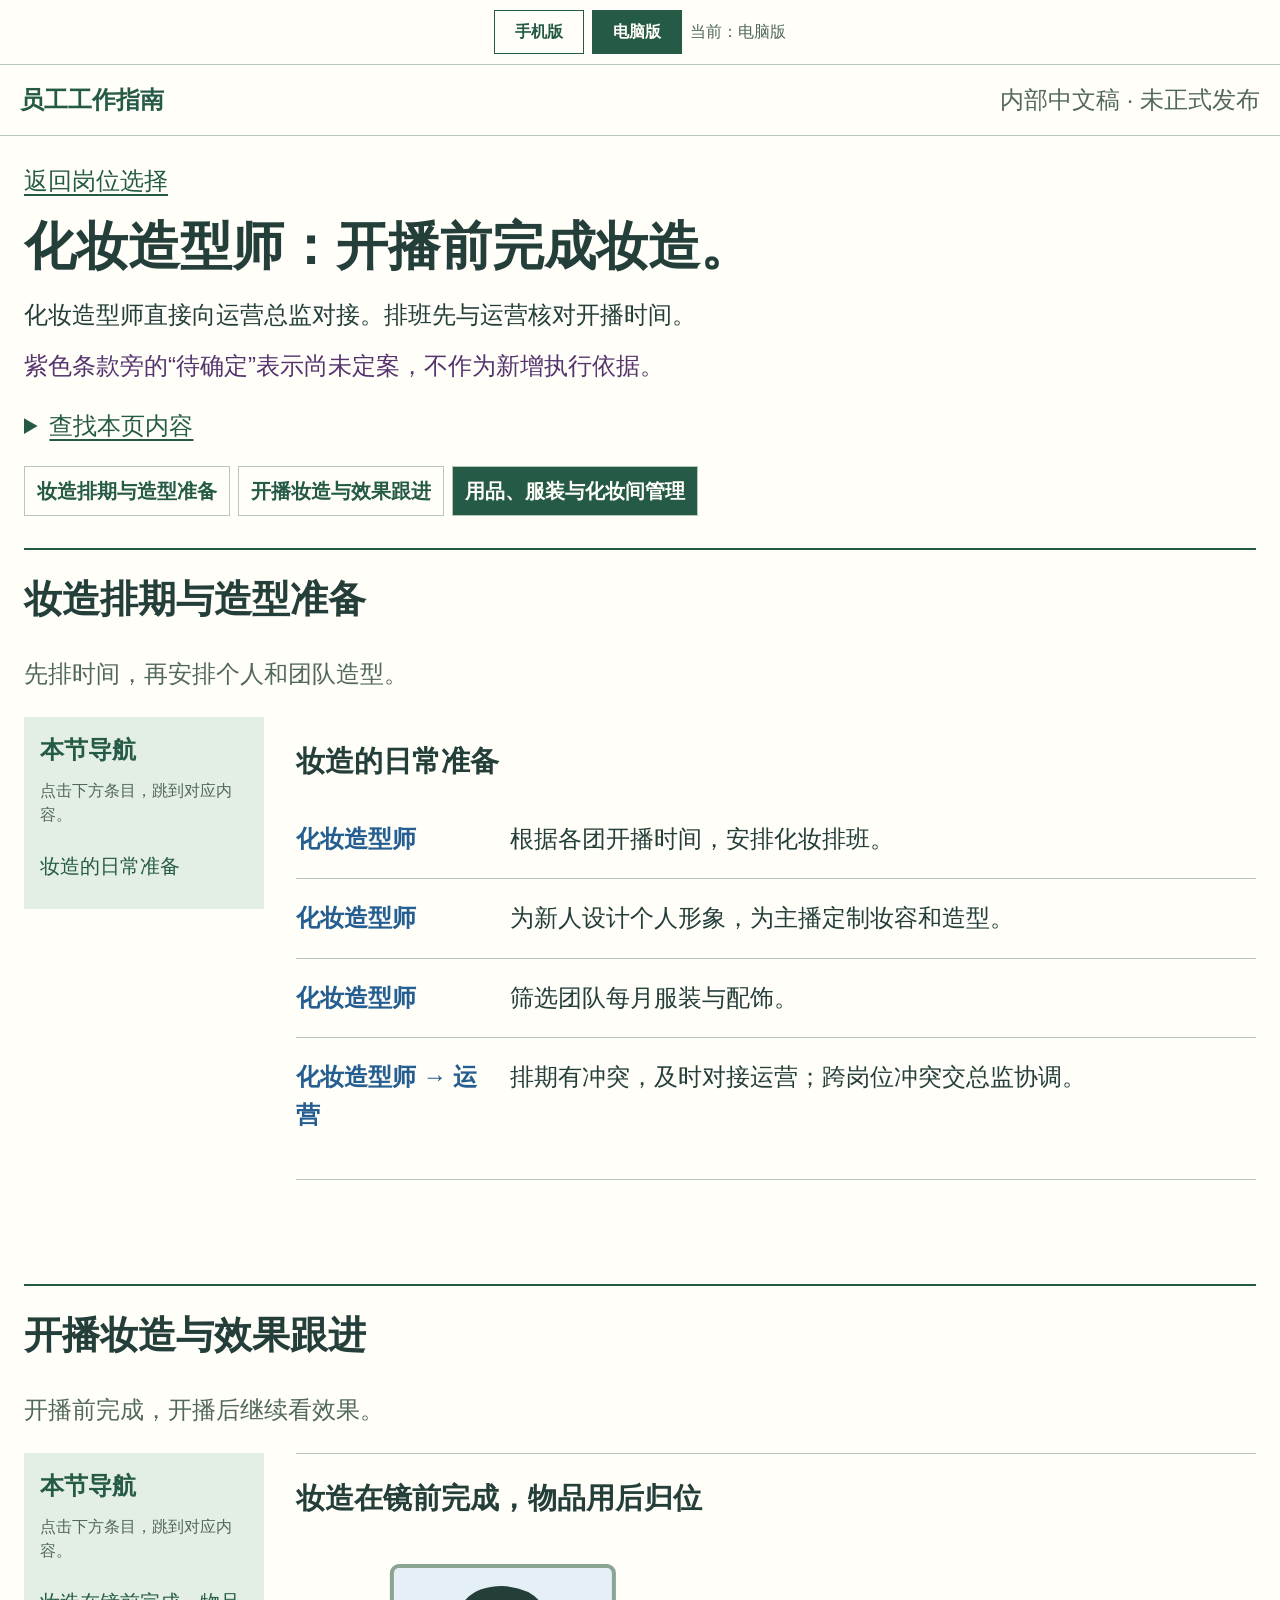
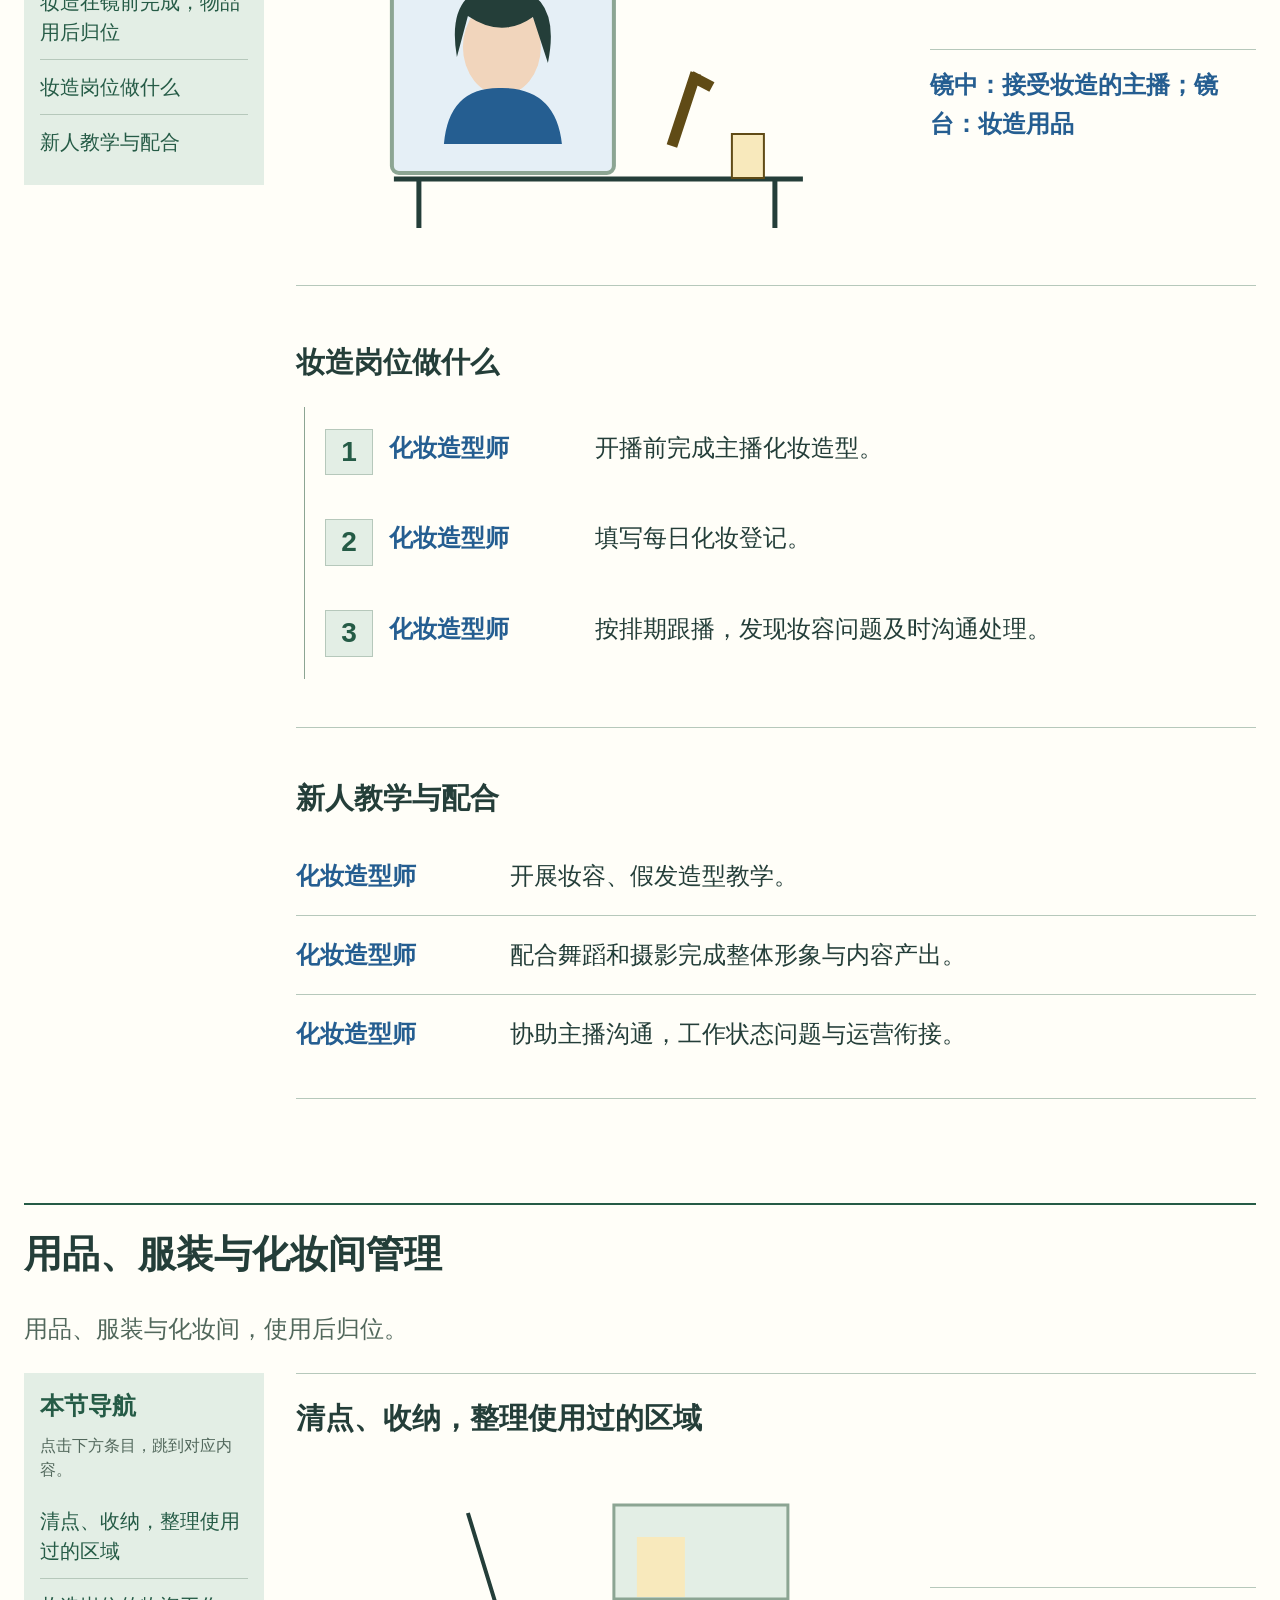
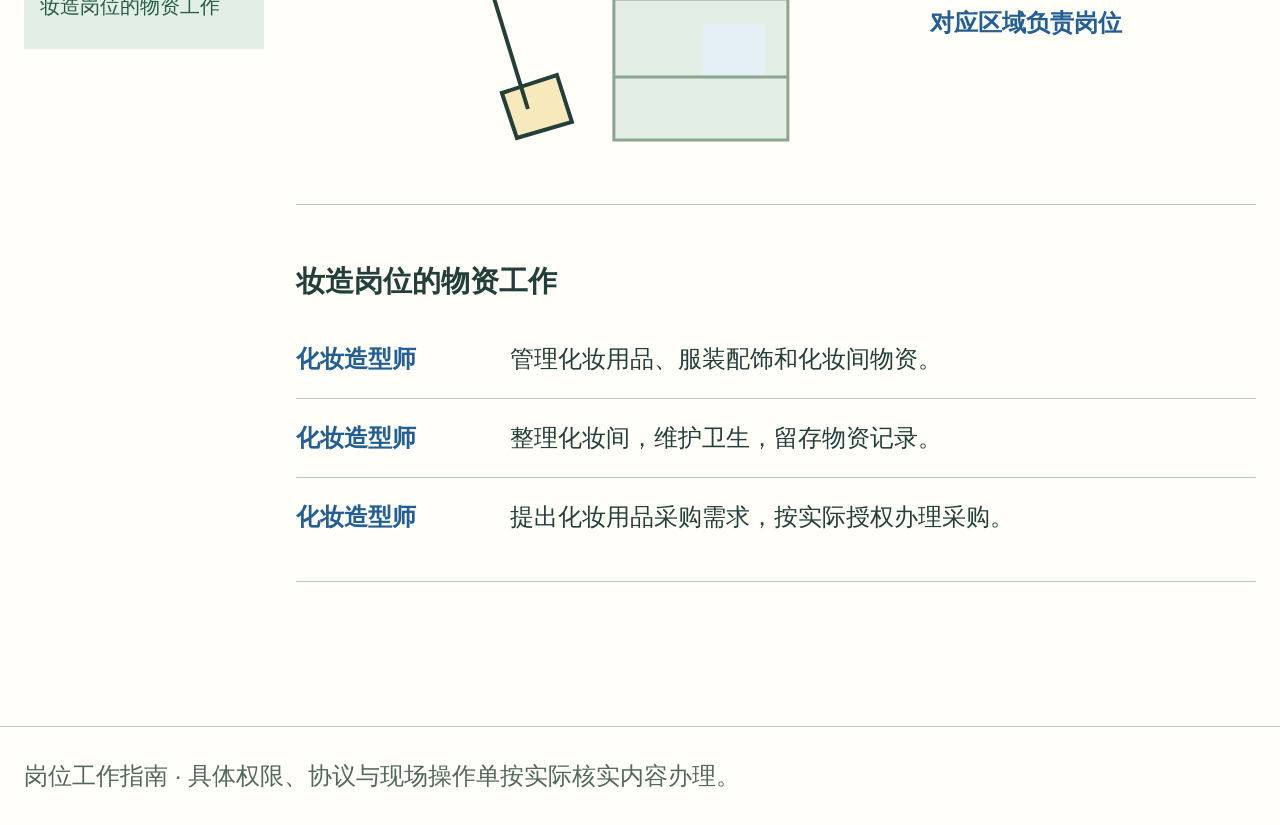
<file: makeup.html>
<!doctype html><html lang="zh-CN"><head><meta charset="utf-8"><meta name="viewport" content="width=device-width,initial-scale=1"><title>化妆造型师：开播前完成妆造。</title><script src="view-mode.js"></script><link rel="stylesheet" href="mode-layout.css"><script src="navigation.js" defer></script><script src="chapters.js" defer></script></head><body><div class="view-toolbar" role="group" aria-label="页面显示模式"><button type="button" data-view="mobile" aria-pressed="false">手机版</button><button type="button" data-view="desktop" aria-pressed="false">电脑版</button><span class="view-status" role="status"></span></div><div class="guide-viewport"><div class="guide-page"><header><a href="index.html">员工工作指南</a><span>内部中文稿 · 未正式发布</span></header><main><div class="page-heading"><a class="back-link" href="index.html">返回岗位选择</a><h1>化妆造型师：开播前完成妆造。</h1><p class="intro">化妆造型师直接向运营总监对接。排班先与运营核对开播时间。</p><p class="status-note">紫色条款旁的“待确定”表示尚未定案，不作为新增执行依据。</p></div><details class="find-panel"><summary>查找本页内容</summary><form class="find-controls"><input type="search" aria-label="查找主题或动作" placeholder="输入岗位、动作或事项"><button type="submit">查找</button><button type="reset">全部</button></form><p class="find-result" role="status" aria-live="polite"></p></details><div class="layout"><nav aria-label="本页主题"><a href="#plan" aria-current="true">妆造排期与造型准备</a><a href="#work">开播妆造与效果跟进</a><a href="#supply">用品、服装与化妆间管理</a></nav><div class="content"><article id="plan"><h2>妆造排期与造型准备</h2><p class="section-summary">先排时间，再安排个人和团队造型。</p><div class="section-layout"><aside class="section-outline" aria-label="妆造排期与造型准备的内容总览"><strong class="outline-desktop-title">本节导航</strong><strong class="outline-mobile-title">本节导航</strong><p class="outline-instruction">点击下方条目，跳到对应内容。</p><nav aria-label="妆造排期与造型准备的子项"><a href="#plan-part-1">妆造的日常准备</a></nav></aside><div class="section-body"><section class="component"><h3 id="plan-part-1">妆造的日常准备</h3><dl class="lanes"><div><dt>化妆造型师</dt><dd>根据各团开播时间，安排化妆排班。</dd></div><div><dt>化妆造型师</dt><dd>为新人设计个人形象，为主播定制妆容和造型。</dd></div><div><dt>化妆造型师</dt><dd>筛选团队每月服装与配饰。</dd></div><div><dt>化妆造型师 → 运营</dt><dd>排期有冲突，及时对接运营；跨岗位冲突交总监协调。</dd></div></dl></section></div></div></article><article id="work"><h2>开播妆造与效果跟进</h2><p class="section-summary">开播前完成，开播后继续看效果。</p><div class="section-layout"><aside class="section-outline" aria-label="开播妆造与效果跟进的内容总览"><strong class="outline-desktop-title">本节导航</strong><strong class="outline-mobile-title">本节导航</strong><p class="outline-instruction">点击下方条目，跳到对应内容。</p><nav aria-label="开播妆造与效果跟进的子项"><a href="#work-part-1">妆造在镜前完成，物品用后归位</a><a href="#work-part-2">妆造岗位做什么</a><a href="#work-part-3">新人教学与配合</a></nav></aside><div class="section-body"><figure class="business-scene" data-scene="makeup"><figcaption><h3 id="work-part-1">妆造在镜前完成，物品用后归位</h3></figcaption><svg viewBox="0 0 500 330" role="img" aria-label="妆造在镜前完成，物品用后归位" xmlns="http://www.w3.org/2000/svg"><rect x="43" y="35" width="222" height="207" rx="7" fill="#e5eff6" stroke="#8ca593" stroke-width="4"/><ellipse cx="153" cy="116" rx="39" ry="48" fill="#f1d5bc"/><path d="M108 126Q96 56 153 55Q214 58 199 132L184 86Q153 108 119 85Z" fill="#243e39"/><path d="M95 213Q100 155 153 157Q207 157 213 213" fill="#255e91"/><path d="M45 248H454M70 248V297M426 248V297" stroke="#243e39" stroke-width="5"/><path d="M323 215L347 142M342 145L363 156" stroke="#604b16" stroke-width="11"/><rect x="383" y="203" width="32" height="44" fill="#f8e9bc" stroke="#604b16" stroke-width="2"/></svg><div class="scene-legend">镜中：接受妆造的主播；镜台：妆造用品</div></figure><section class="component"><h3 id="work-part-2">妆造岗位做什么</h3><ol class="flow"><li><strong>化妆造型师</strong><span>开播前完成主播化妆造型。</span></li><li><strong>化妆造型师</strong><span>填写每日化妆登记。</span></li><li><strong>化妆造型师</strong><span>按排期跟播，发现妆容问题及时沟通处理。</span></li></ol></section><section class="component"><h3 id="work-part-3">新人教学与配合</h3><dl class="lanes"><div><dt>化妆造型师</dt><dd>开展妆容、假发造型教学。</dd></div><div><dt>化妆造型师</dt><dd>配合舞蹈和摄影完成整体形象与内容产出。</dd></div><div><dt>化妆造型师</dt><dd>协助主播沟通，工作状态问题与运营衔接。</dd></div></dl></section></div></div></article><article id="supply"><h2>用品、服装与化妆间管理</h2><p class="section-summary">用品、服装与化妆间，使用后归位。</p><div class="section-layout"><aside class="section-outline" aria-label="用品、服装与化妆间管理的内容总览"><strong class="outline-desktop-title">本节导航</strong><strong class="outline-mobile-title">本节导航</strong><p class="outline-instruction">点击下方条目，跳到对应内容。</p><nav aria-label="用品、服装与化妆间管理的子项"><a href="#supply-part-1">清点、收纳，整理使用过的区域</a><a href="#supply-part-2">妆造岗位的物资工作</a></nav></aside><div class="section-body"><figure class="business-scene" data-scene="clean"><figcaption><h3 id="supply-part-1">清点、收纳，整理使用过的区域</h3></figcaption><svg viewBox="0 0 500 330" role="img" aria-label="清点、收纳，整理使用过的区域" xmlns="http://www.w3.org/2000/svg"><rect x="265" y="55" width="174" height="235" fill="#e3eee5" stroke="#8ca593" stroke-width="3"/><path d="M265 149H439M265 227H439" stroke="#8ca593" stroke-width="3"/><rect x="288" y="87" width="48" height="60" fill="#f8e9bc"/><rect x="353" y="174" width="63" height="51" fill="#e5eff6"/><path d="M119 63L179 259M153 243L208 225L223 272L168 288Z" fill="#f8e9bc" stroke="#243e39" stroke-width="4"/></svg><div class="scene-legend">对应区域负责岗位</div></figure><section class="component"><h3 id="supply-part-2">妆造岗位的物资工作</h3><dl class="lanes"><div><dt>化妆造型师</dt><dd>管理化妆用品、服装配饰和化妆间物资。</dd></div><div><dt>化妆造型师</dt><dd>整理化妆间，维护卫生，留存物资记录。</dd></div><div><dt>化妆造型师</dt><dd>提出化妆用品采购需求，按实际授权办理采购。</dd></div></dl></section></div></div></article></div></div></main><footer>岗位工作指南 · 具体权限、协议与现场操作单按实际核实内容办理。</footer></div></div></body></html>
</file>
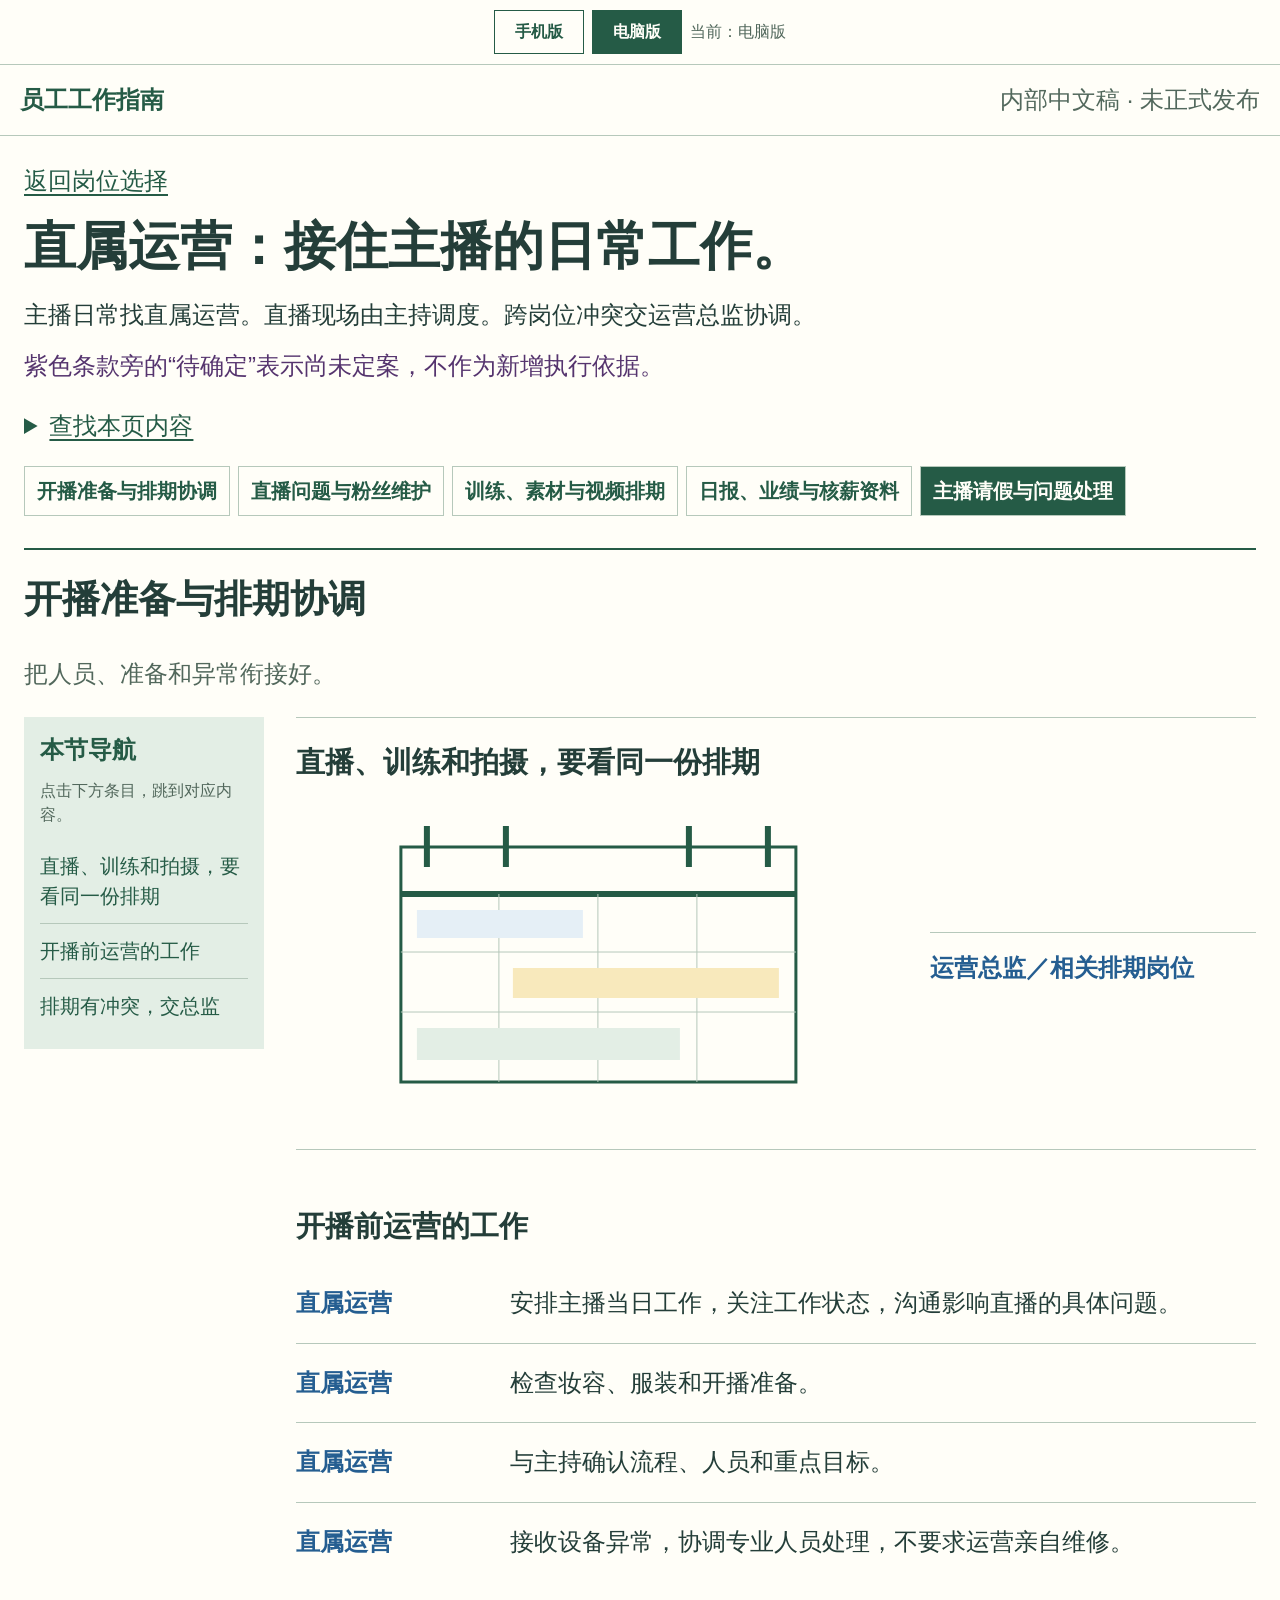
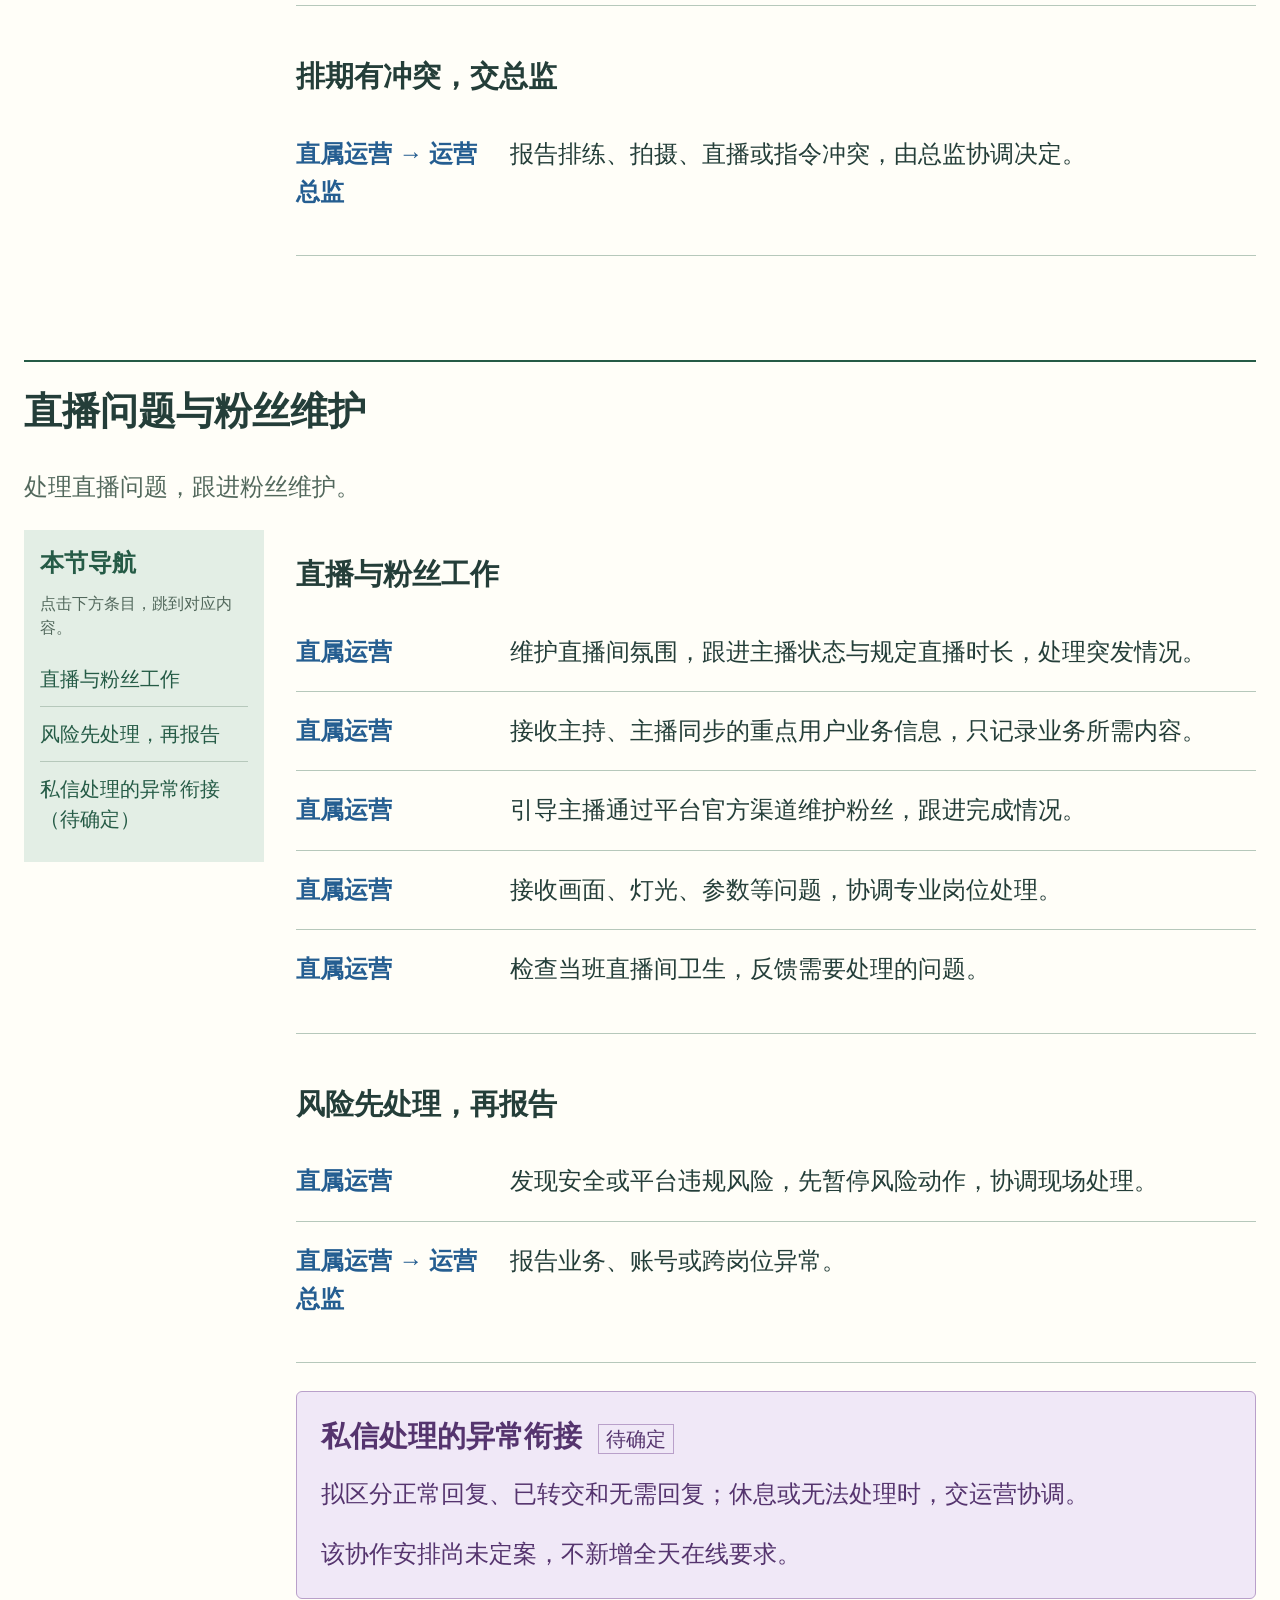
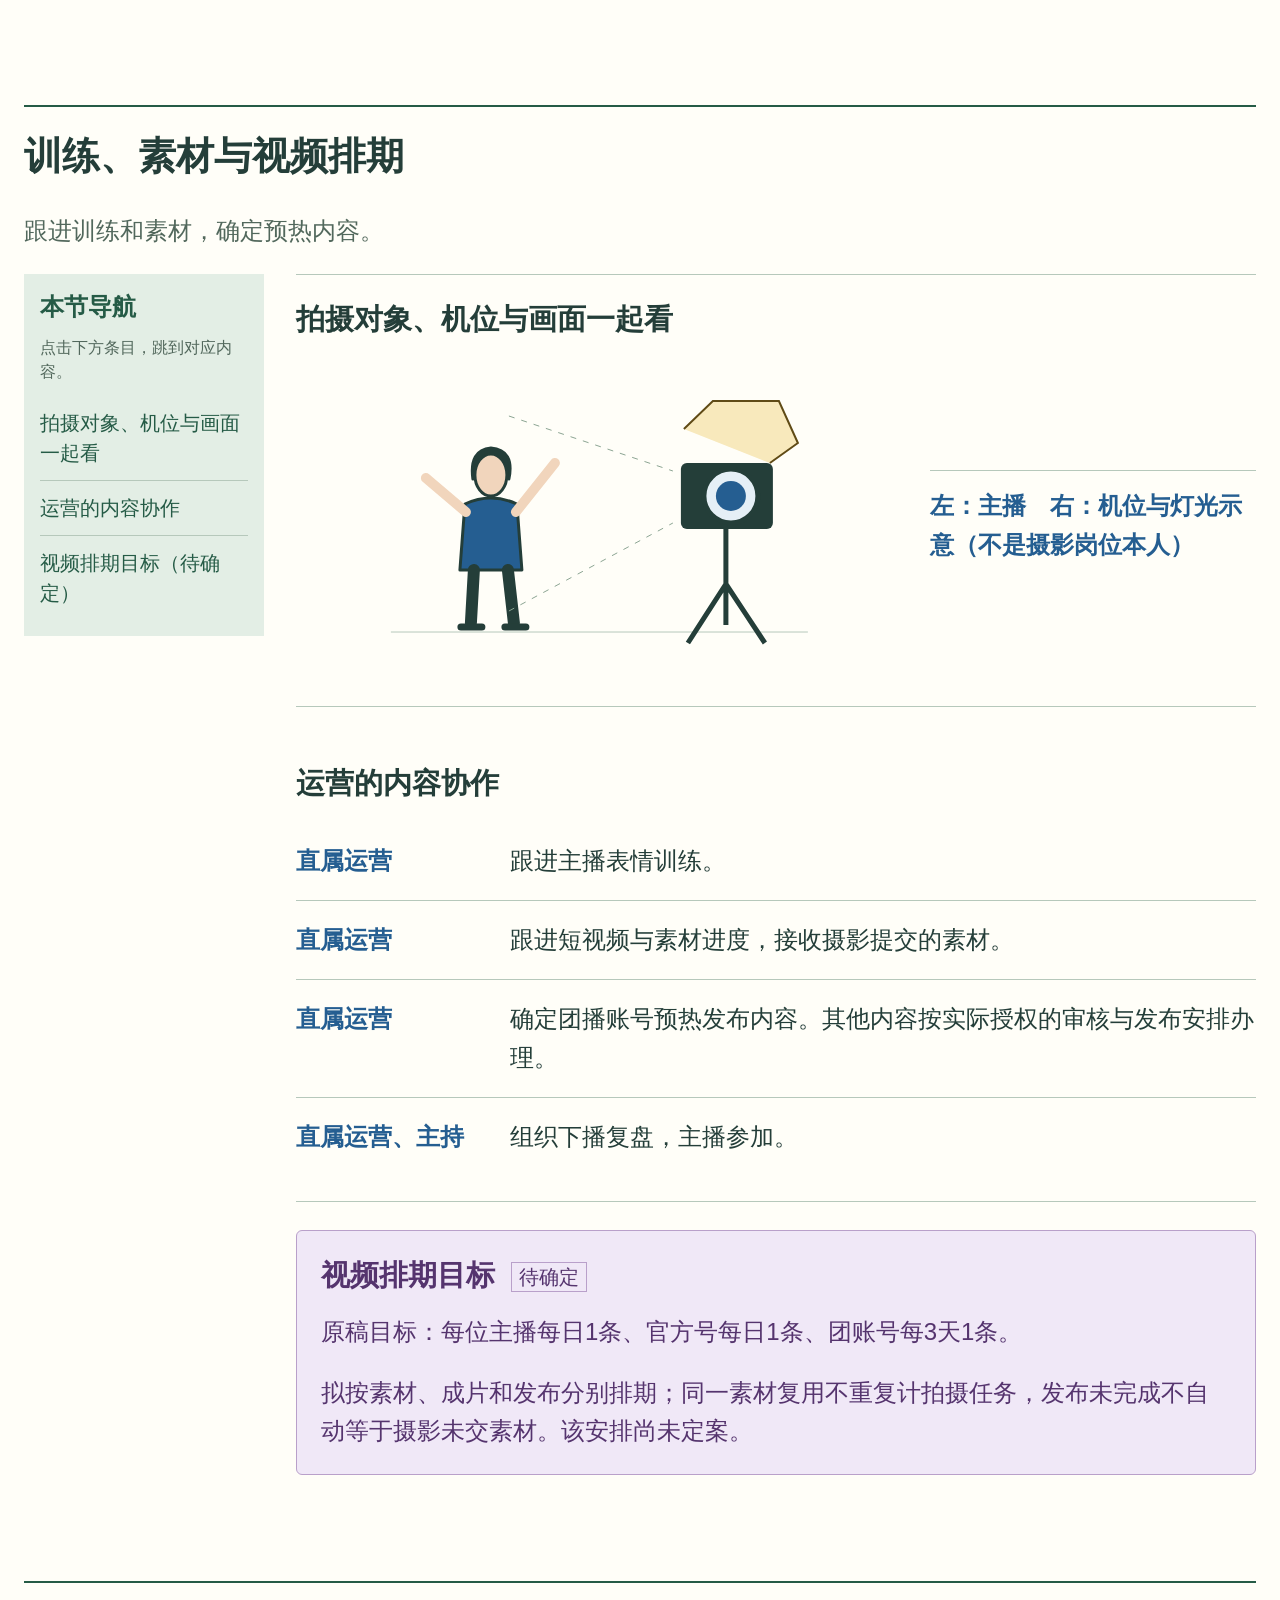
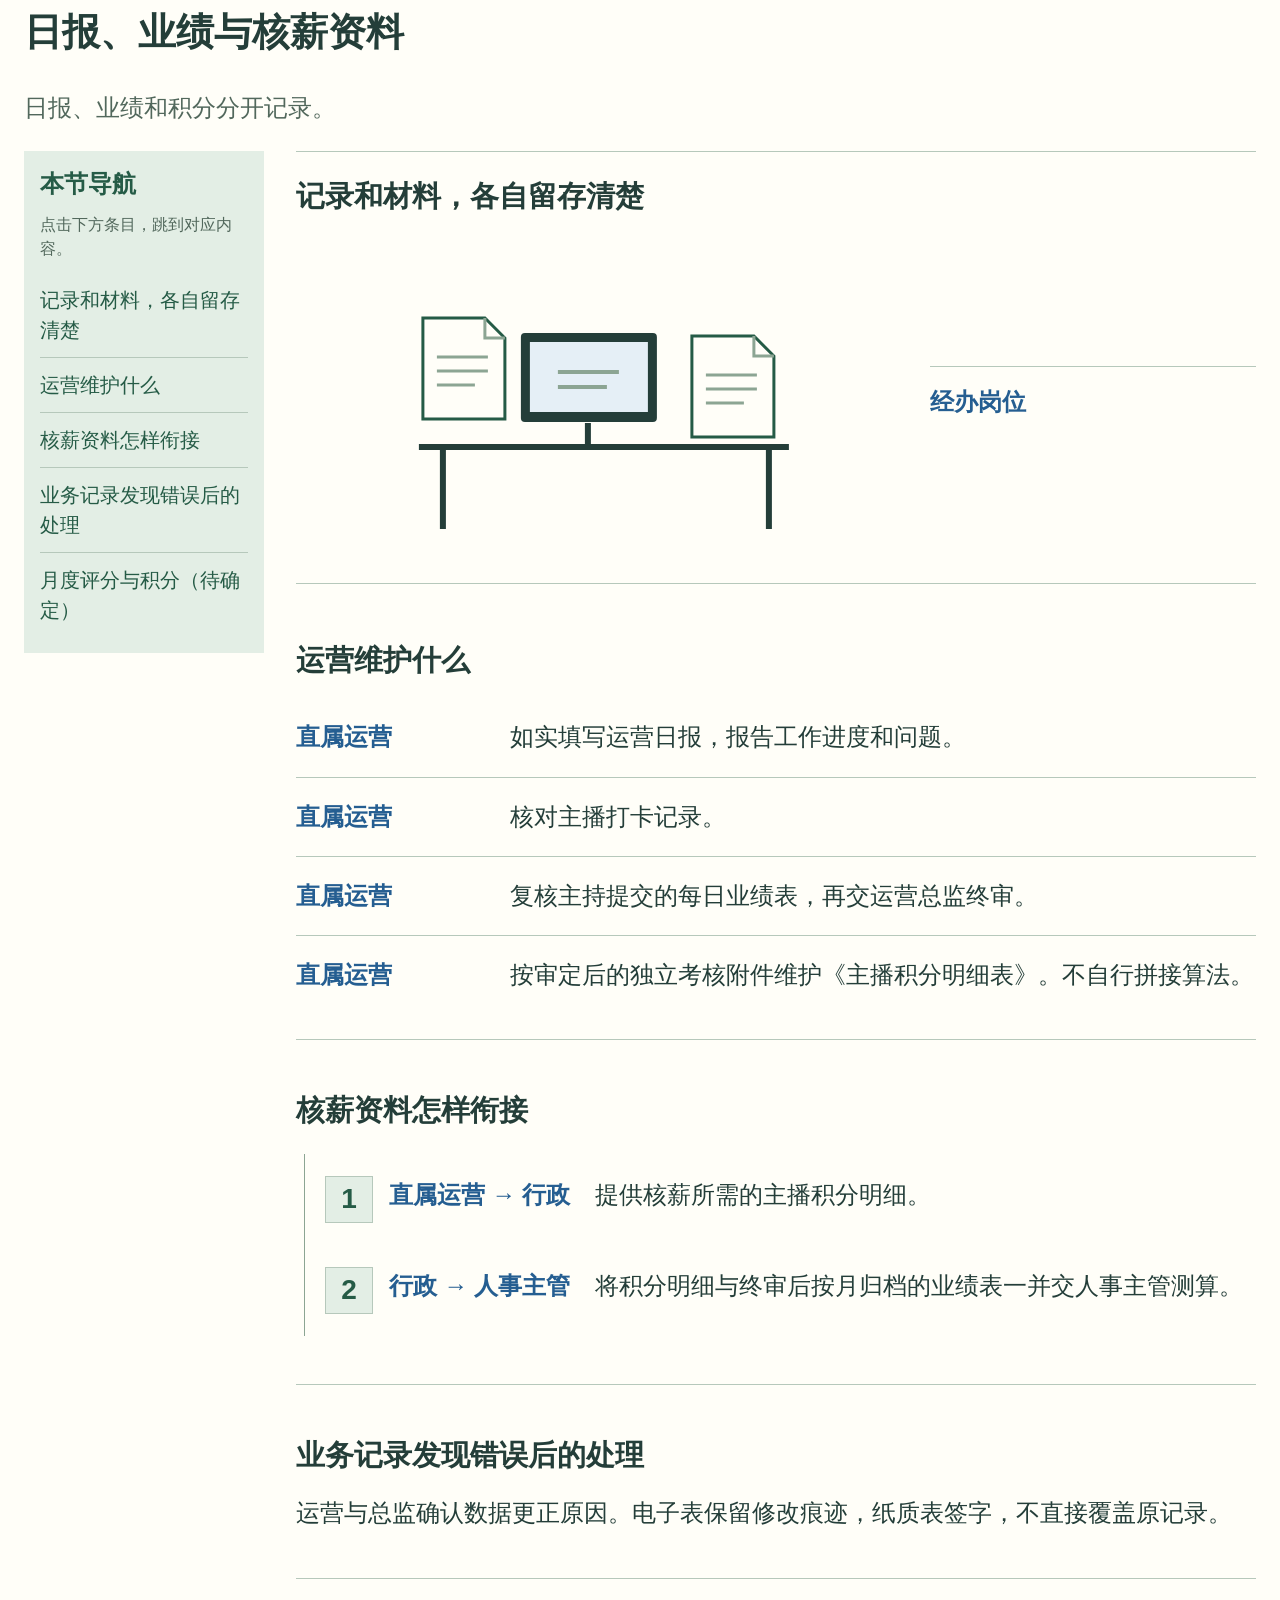
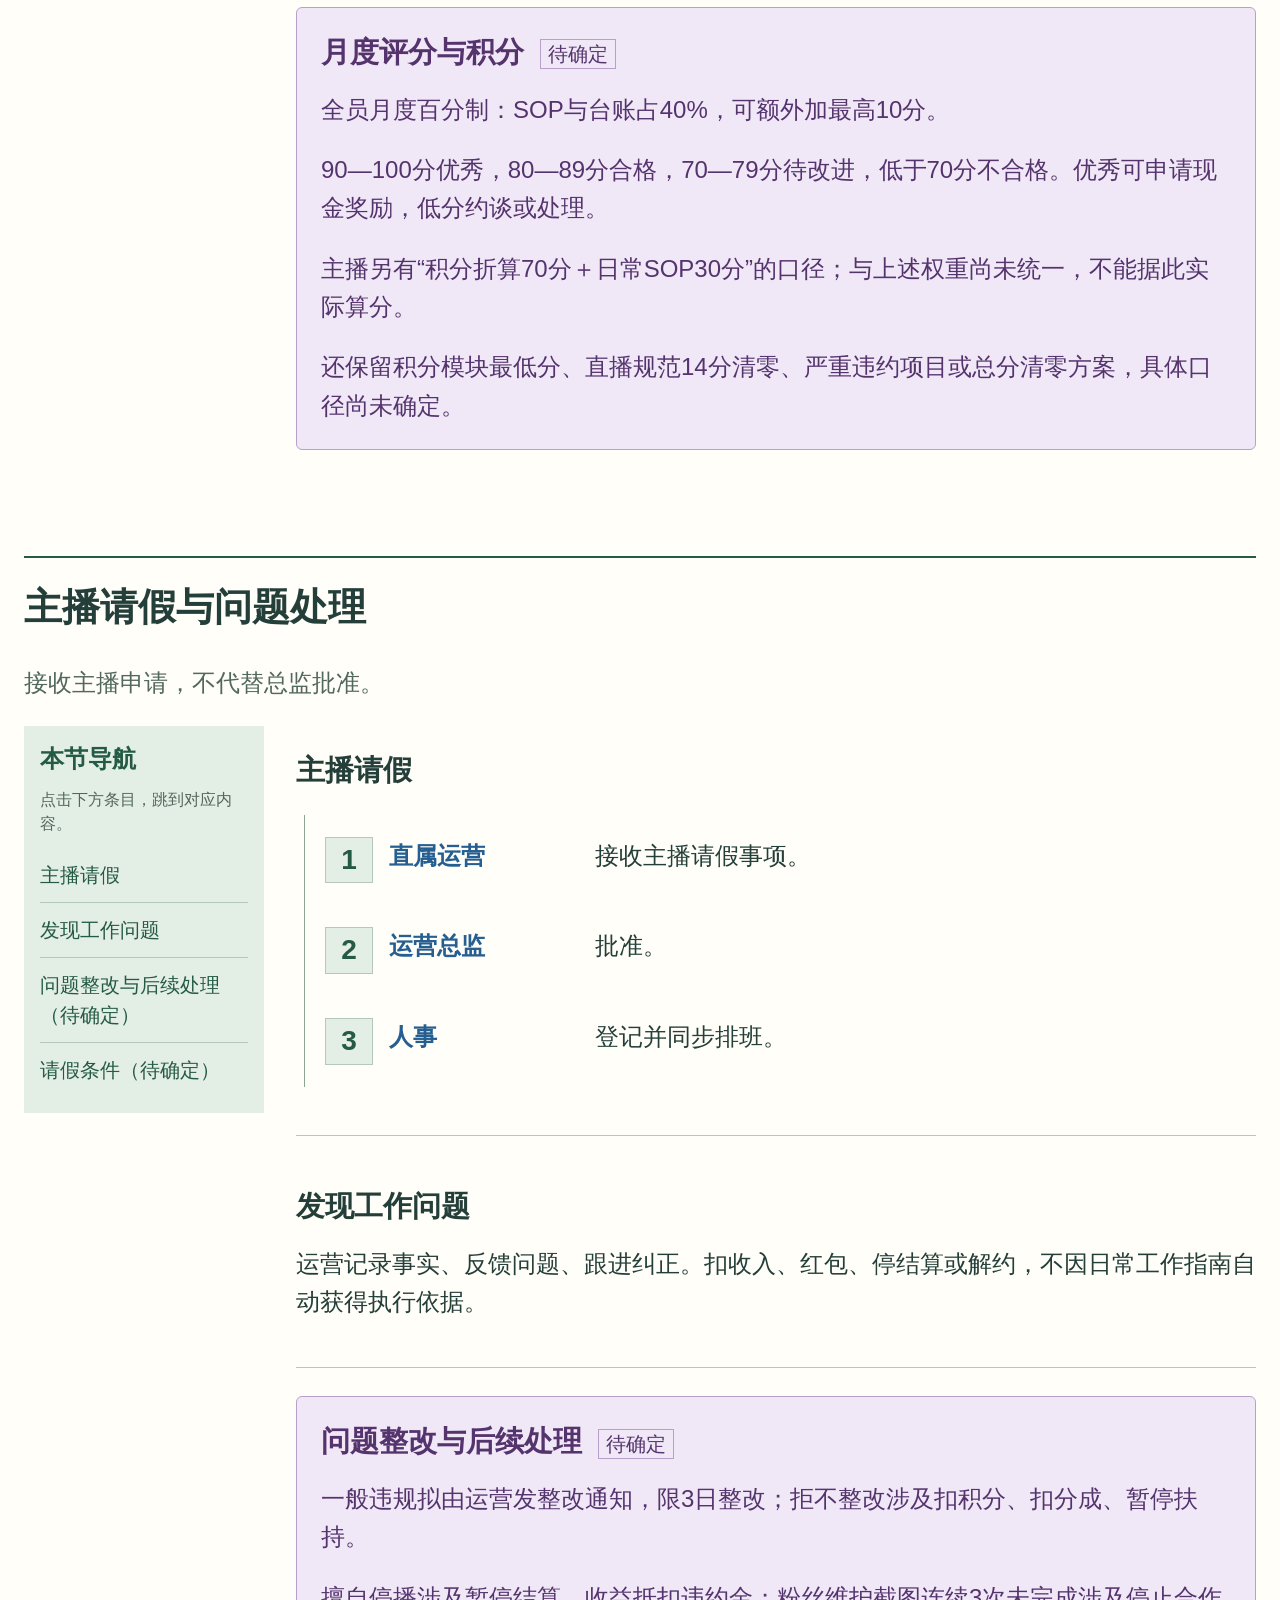
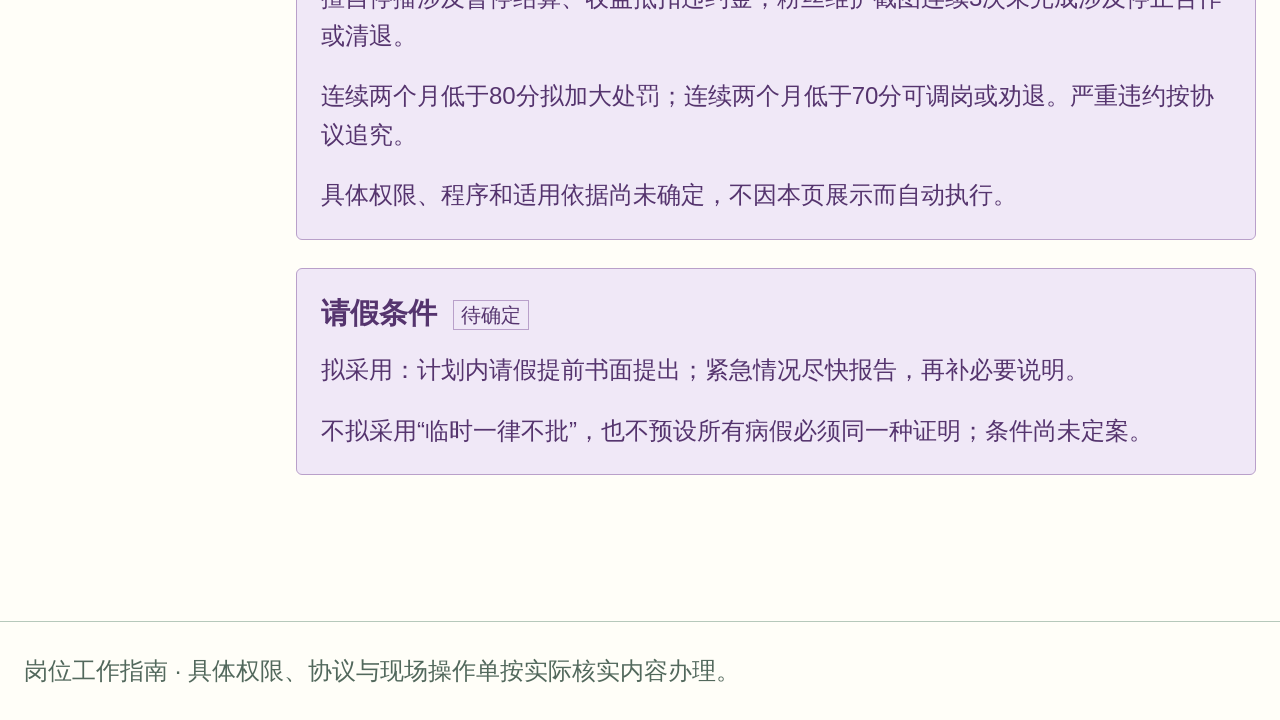
<file: operator.html>
<!doctype html><html lang="zh-CN"><head><meta charset="utf-8"><meta name="viewport" content="width=device-width,initial-scale=1"><title>直属运营：接住主播的日常工作。</title><script src="view-mode.js"></script><link rel="stylesheet" href="mode-layout.css"><script src="navigation.js" defer></script><script src="chapters.js" defer></script></head><body><div class="view-toolbar" role="group" aria-label="页面显示模式"><button type="button" data-view="mobile" aria-pressed="false">手机版</button><button type="button" data-view="desktop" aria-pressed="false">电脑版</button><span class="view-status" role="status"></span></div><div class="guide-viewport"><div class="guide-page"><header><a href="index.html">员工工作指南</a><span>内部中文稿 · 未正式发布</span></header><main><div class="page-heading"><a class="back-link" href="index.html">返回岗位选择</a><h1>直属运营：接住主播的日常工作。</h1><p class="intro">主播日常找直属运营。直播现场由主持调度。跨岗位冲突交运营总监协调。</p><p class="status-note">紫色条款旁的“待确定”表示尚未定案，不作为新增执行依据。</p></div><details class="find-panel"><summary>查找本页内容</summary><form class="find-controls"><input type="search" aria-label="查找主题或动作" placeholder="输入岗位、动作或事项"><button type="submit">查找</button><button type="reset">全部</button></form><p class="find-result" role="status" aria-live="polite"></p></details><div class="layout"><nav aria-label="本页主题"><a href="#before" aria-current="true">开播准备与排期协调</a><a href="#live">直播问题与粉丝维护</a><a href="#content">训练、素材与视频排期</a><a href="#data">日报、业绩与核薪资料</a><a href="#leave">主播请假与问题处理</a></nav><div class="content"><article id="before"><h2>开播准备与排期协调</h2><p class="section-summary">把人员、准备和异常衔接好。</p><div class="section-layout"><aside class="section-outline" aria-label="开播准备与排期协调的内容总览"><strong class="outline-desktop-title">本节导航</strong><strong class="outline-mobile-title">本节导航</strong><p class="outline-instruction">点击下方条目，跳到对应内容。</p><nav aria-label="开播准备与排期协调的子项"><a href="#before-part-1">直播、训练和拍摄，要看同一份排期</a><a href="#before-part-2">开播前运营的工作</a><a href="#before-part-3">排期有冲突，交总监</a></nav></aside><div class="section-body"><figure class="business-scene" data-scene="schedule"><figcaption><h3 id="before-part-1">直播、训练和拍摄，要看同一份排期</h3></figcaption><svg viewBox="0 0 500 330" role="img" aria-label="直播、训练和拍摄，要看同一份排期" xmlns="http://www.w3.org/2000/svg"><rect x="52" y="52" width="395" height="235" fill="#fffef8" stroke="#255b46" stroke-width="3"/><path d="M52 99H447M78 31V72M157 31V72M340 31V72M419 31V72" stroke="#255b46" stroke-width="6"/><path d="M52 157H447M52 217H447M150 99V287M249 99V287M348 99V287" stroke="#b6c8bb"/><path d="M68 115H234V143H68Z" fill="#e5eff6"/><path d="M164 173H430V203H164Z" fill="#f8e9bc"/><path d="M68 233H331V265H68Z" fill="#e3eee5"/></svg><div class="scene-legend">运营总监／相关排期岗位</div></figure><section class="component"><h3 id="before-part-2">开播前运营的工作</h3><dl class="lanes"><div><dt>直属运营</dt><dd>安排主播当日工作，关注工作状态，沟通影响直播的具体问题。</dd></div><div><dt>直属运营</dt><dd>检查妆容、服装和开播准备。</dd></div><div><dt>直属运营</dt><dd>与主持确认流程、人员和重点目标。</dd></div><div><dt>直属运营</dt><dd>接收设备异常，协调专业人员处理，不要求运营亲自维修。</dd></div></dl></section><section class="component"><h3 id="before-part-3">排期有冲突，交总监</h3><dl class="lanes"><div><dt>直属运营 → 运营总监</dt><dd>报告排练、拍摄、直播或指令冲突，由总监协调决定。</dd></div></dl></section></div></div></article><article id="live"><h2>直播问题与粉丝维护</h2><p class="section-summary">处理直播问题，跟进粉丝维护。</p><div class="section-layout"><aside class="section-outline" aria-label="直播问题与粉丝维护的内容总览"><strong class="outline-desktop-title">本节导航</strong><strong class="outline-mobile-title">本节导航</strong><p class="outline-instruction">点击下方条目，跳到对应内容。</p><nav aria-label="直播问题与粉丝维护的子项"><a href="#live-part-1">直播与粉丝工作</a><a href="#live-part-2">风险先处理，再报告</a><a href="#live-part-3">私信处理的异常衔接（待确定）</a></nav></aside><div class="section-body"><section class="component"><h3 id="live-part-1">直播与粉丝工作</h3><dl class="lanes"><div><dt>直属运营</dt><dd>维护直播间氛围，跟进主播状态与规定直播时长，处理突发情况。</dd></div><div><dt>直属运营</dt><dd>接收主持、主播同步的重点用户业务信息，只记录业务所需内容。</dd></div><div><dt>直属运营</dt><dd>引导主播通过平台官方渠道维护粉丝，跟进完成情况。</dd></div><div><dt>直属运营</dt><dd>接收画面、灯光、参数等问题，协调专业岗位处理。</dd></div><div><dt>直属运营</dt><dd>检查当班直播间卫生，反馈需要处理的问题。</dd></div></dl></section><section class="component"><h3 id="live-part-2">风险先处理，再报告</h3><dl class="lanes"><div><dt>直属运营</dt><dd>发现安全或平台违规风险，先暂停风险动作，协调现场处理。</dd></div><div><dt>直属运营 → 运营总监</dt><dd>报告业务、账号或跨岗位异常。</dd></div></dl></section><section class="component uncertainty" data-uncertainty="message"><h3 id="live-part-3">私信处理的异常衔接 <small class="uncertain-label">待确定</small></h3><p>拟区分正常回复、已转交和无需回复；休息或无法处理时，交运营协调。</p><p>该协作安排尚未定案，不新增全天在线要求。</p></section></div></div></article><article id="content"><h2>训练、素材与视频排期</h2><p class="section-summary">跟进训练和素材，确定预热内容。</p><div class="section-layout"><aside class="section-outline" aria-label="训练、素材与视频排期的内容总览"><strong class="outline-desktop-title">本节导航</strong><strong class="outline-mobile-title">本节导航</strong><p class="outline-instruction">点击下方条目，跳到对应内容。</p><nav aria-label="训练、素材与视频排期的子项"><a href="#content-part-1">拍摄对象、机位与画面一起看</a><a href="#content-part-2">运营的内容协作</a><a href="#content-part-3">视频排期目标（待确定）</a></nav></aside><div class="section-body"><figure class="business-scene" data-scene="filming"><figcaption><h3 id="content-part-1">拍摄对象、机位与画面一起看</h3></figcaption><svg viewBox="0 0 500 330" role="img" aria-label="拍摄对象、机位与画面一起看" xmlns="http://www.w3.org/2000/svg"><path d="M42 280H459" stroke="#b6c8bb"/><g transform="translate(142 175)" stroke="#243e39" stroke-width="3" stroke-linecap="round" stroke-linejoin="round"><path d="M-18-48Q-22-77 0-79Q24-77 18-48" fill="#243e39"/><ellipse cy="-52" rx="16" ry="21" fill="#f1d5bc"/><path d="M-26-23Q0-35 26-23L31 43H-31Z" fill="#255e91"/><path d="M-17 43L-20 96M17 43L23 96" fill="none" stroke-width="12"/><path d="M-30 100H-9M14 100H35" stroke-width="7"/><path d="M-25-15L-65-49M25-15L64-64" fill="none" stroke="#f1d5bc" stroke-width="10"/></g><path d="M160 64L324 119M160 259L324 171" stroke="#8ca593" stroke-dasharray="6 7" fill="none"/><path d="M377 174V273M377 232L339 291M377 232L416 291" stroke="#243e39" stroke-width="5"/><rect x="332" y="111" width="92" height="66" rx="6" fill="#243e39"/><circle cx="382" cy="144" r="27" fill="#e5eff6" stroke="#243e39" stroke-width="5"/><circle cx="382" cy="144" r="15" fill="#255e91"/><path d="M335 77L364 49H430L449 91L421 111" fill="#f8e9bc" stroke="#604b16" stroke-width="2"/></svg><div class="scene-legend">左：主播　右：机位与灯光示意（不是摄影岗位本人）</div></figure><section class="component"><h3 id="content-part-2">运营的内容协作</h3><dl class="lanes"><div><dt>直属运营</dt><dd>跟进主播表情训练。</dd></div><div><dt>直属运营</dt><dd>跟进短视频与素材进度，接收摄影提交的素材。</dd></div><div><dt>直属运营</dt><dd>确定团播账号预热发布内容。其他内容按实际授权的审核与发布安排办理。</dd></div><div><dt>直属运营、主持</dt><dd>组织下播复盘，主播参加。</dd></div></dl></section><section class="component uncertainty" data-uncertainty="video"><h3 id="content-part-3">视频排期目标 <small class="uncertain-label">待确定</small></h3><p>原稿目标：每位主播每日1条、官方号每日1条、团账号每3天1条。</p><p>拟按素材、成片和发布分别排期；同一素材复用不重复计拍摄任务，发布未完成不自动等于摄影未交素材。该安排尚未定案。</p></section></div></div></article><article id="data"><h2>日报、业绩与核薪资料</h2><p class="section-summary">日报、业绩和积分分开记录。</p><div class="section-layout"><aside class="section-outline" aria-label="日报、业绩与核薪资料的内容总览"><strong class="outline-desktop-title">本节导航</strong><strong class="outline-mobile-title">本节导航</strong><p class="outline-instruction">点击下方条目，跳到对应内容。</p><nav aria-label="日报、业绩与核薪资料的子项"><a href="#data-part-1">记录和材料，各自留存清楚</a><a href="#data-part-2">运营维护什么</a><a href="#data-part-3">核薪资料怎样衔接</a><a href="#data-part-4">业务记录发现错误后的处理</a><a href="#data-part-5">月度评分与积分（待确定）</a></nav></aside><div class="section-body"><figure class="business-scene" data-scene="record"><figcaption><h3 id="data-part-1">记录和材料，各自留存清楚</h3></figcaption><svg viewBox="0 0 500 330" role="img" aria-label="记录和材料，各自留存清楚" xmlns="http://www.w3.org/2000/svg"><path d="M70 218H440M94 218V300M420 218V300" stroke="#243e39" stroke-width="6"/><rect x="172" y="104" width="136" height="89" rx="4" fill="#243e39"/><rect x="181" y="113" width="118" height="70" fill="#e5eff6"/><path d="M239 194V215" stroke="#243e39" stroke-width="6"/><g transform="translate(74 89)"><path d="M0 0H62L82 20V101H0Z" fill="#fffef8" stroke="#255b46" stroke-width="3"/><path d="M62 0V20H82M14 39H65M14 53H65M14 67H52" stroke="#8ca593" stroke-width="3" fill="none"/></g><g transform="translate(343 107)"><path d="M0 0H62L82 20V101H0Z" fill="#fffef8" stroke="#255b46" stroke-width="3"/><path d="M62 0V20H82M14 39H65M14 53H65M14 67H52" stroke="#8ca593" stroke-width="3" fill="none"/></g><path d="M209 143H270M209 158H258" stroke="#8ca593" stroke-width="4"/></svg><div class="scene-legend">经办岗位</div></figure><section class="component"><h3 id="data-part-2">运营维护什么</h3><dl class="lanes"><div><dt>直属运营</dt><dd>如实填写运营日报，报告工作进度和问题。</dd></div><div><dt>直属运营</dt><dd>核对主播打卡记录。</dd></div><div><dt>直属运营</dt><dd>复核主持提交的每日业绩表，再交运营总监终审。</dd></div><div><dt>直属运营</dt><dd>按审定后的独立考核附件维护《主播积分明细表》。不自行拼接算法。</dd></div></dl></section><section class="component"><h3 id="data-part-3">核薪资料怎样衔接</h3><ol class="flow"><li><strong>直属运营 → 行政</strong><span>提供核薪所需的主播积分明细。</span></li><li><strong>行政 → 人事主管</strong><span>将积分明细与终审后按月归档的业绩表一并交人事主管测算。</span></li></ol></section><section class="component"><h3 id="data-part-4">业务记录发现错误后的处理</h3><p>运营与总监确认数据更正原因。电子表保留修改痕迹，纸质表签字，不直接覆盖原记录。</p></section><section class="component uncertainty" data-uncertainty="score"><h3 id="data-part-5">月度评分与积分 <small class="uncertain-label">待确定</small></h3><p>全员月度百分制：SOP与台账占40%，可额外加最高10分。</p><p>90—100分优秀，80—89分合格，70—79分待改进，低于70分不合格。优秀可申请现金奖励，低分约谈或处理。</p><p>主播另有“积分折算70分＋日常SOP30分”的口径；与上述权重尚未统一，不能据此实际算分。</p><p>还保留积分模块最低分、直播规范14分清零、严重违约项目或总分清零方案，具体口径尚未确定。</p></section></div></div></article><article id="leave"><h2>主播请假与问题处理</h2><p class="section-summary">接收主播申请，不代替总监批准。</p><div class="section-layout"><aside class="section-outline" aria-label="主播请假与问题处理的内容总览"><strong class="outline-desktop-title">本节导航</strong><strong class="outline-mobile-title">本节导航</strong><p class="outline-instruction">点击下方条目，跳到对应内容。</p><nav aria-label="主播请假与问题处理的子项"><a href="#leave-part-1">主播请假</a><a href="#leave-part-2">发现工作问题</a><a href="#leave-part-3">问题整改与后续处理（待确定）</a><a href="#leave-part-4">请假条件（待确定）</a></nav></aside><div class="section-body"><section class="component"><h3 id="leave-part-1">主播请假</h3><ol class="flow"><li><strong>直属运营</strong><span>接收主播请假事项。</span></li><li><strong>运营总监</strong><span>批准。</span></li><li><strong>人事</strong><span>登记并同步排班。</span></li></ol></section><section class="component"><h3 id="leave-part-2">发现工作问题</h3><p>运营记录事实、反馈问题、跟进纠正。扣收入、红包、停结算或解约，不因日常工作指南自动获得执行依据。</p></section><section class="component uncertainty" data-uncertainty="rectify"><h3 id="leave-part-3">问题整改与后续处理 <small class="uncertain-label">待确定</small></h3><p>一般违规拟由运营发整改通知，限3日整改；拒不整改涉及扣积分、扣分成、暂停扶持。</p><p>擅自停播涉及暂停结算、收益抵扣违约金；粉丝维护截图连续3次未完成涉及停止合作或清退。</p><p>连续两个月低于80分拟加大处罚；连续两个月低于70分可调岗或劝退。严重违约按协议追究。</p><p>具体权限、程序和适用依据尚未确定，不因本页展示而自动执行。</p></section><section class="component uncertainty" data-uncertainty="leave"><h3 id="leave-part-4">请假条件 <small class="uncertain-label">待确定</small></h3><p>拟采用：计划内请假提前书面提出；紧急情况尽快报告，再补必要说明。</p><p>不拟采用“临时一律不批”，也不预设所有病假必须同一种证明；条件尚未定案。</p></section></div></div></article></div></div></main><footer>岗位工作指南 · 具体权限、协议与现场操作单按实际核实内容办理。</footer></div></div></body></html>
</file>
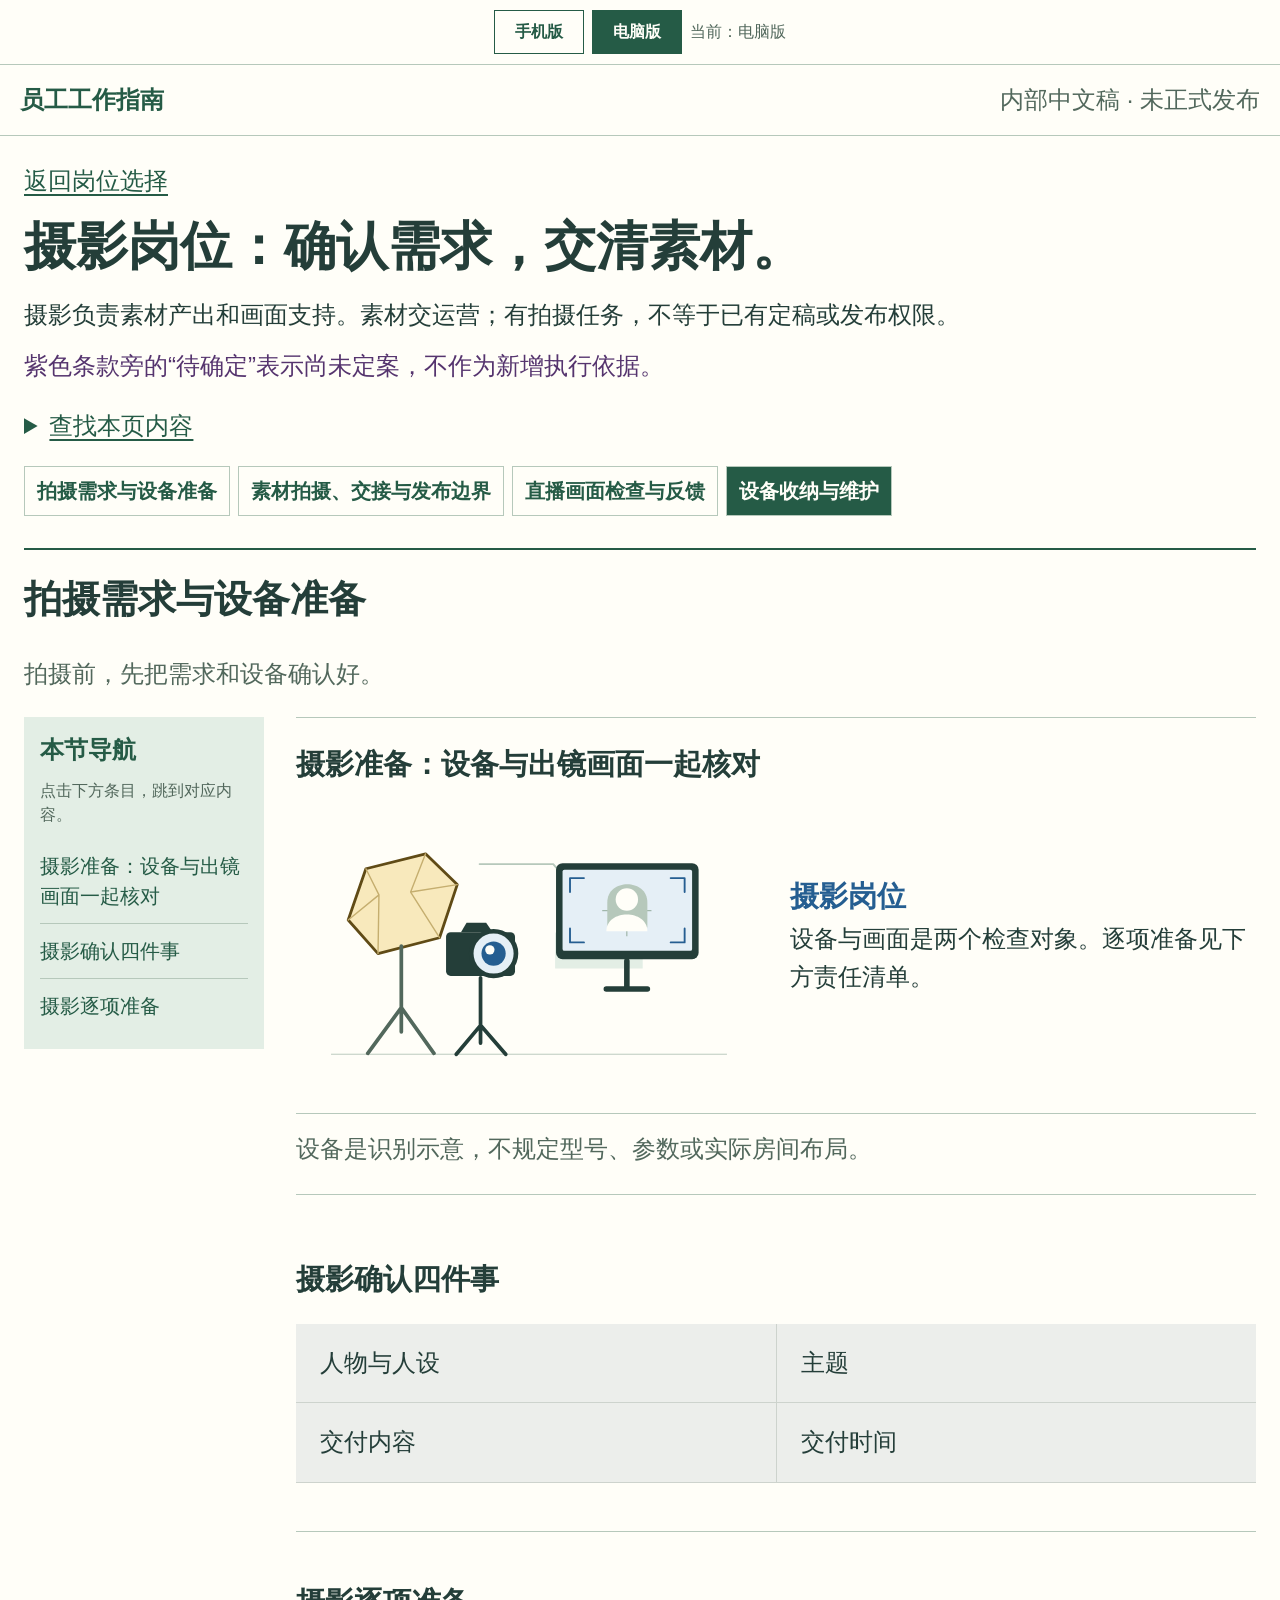
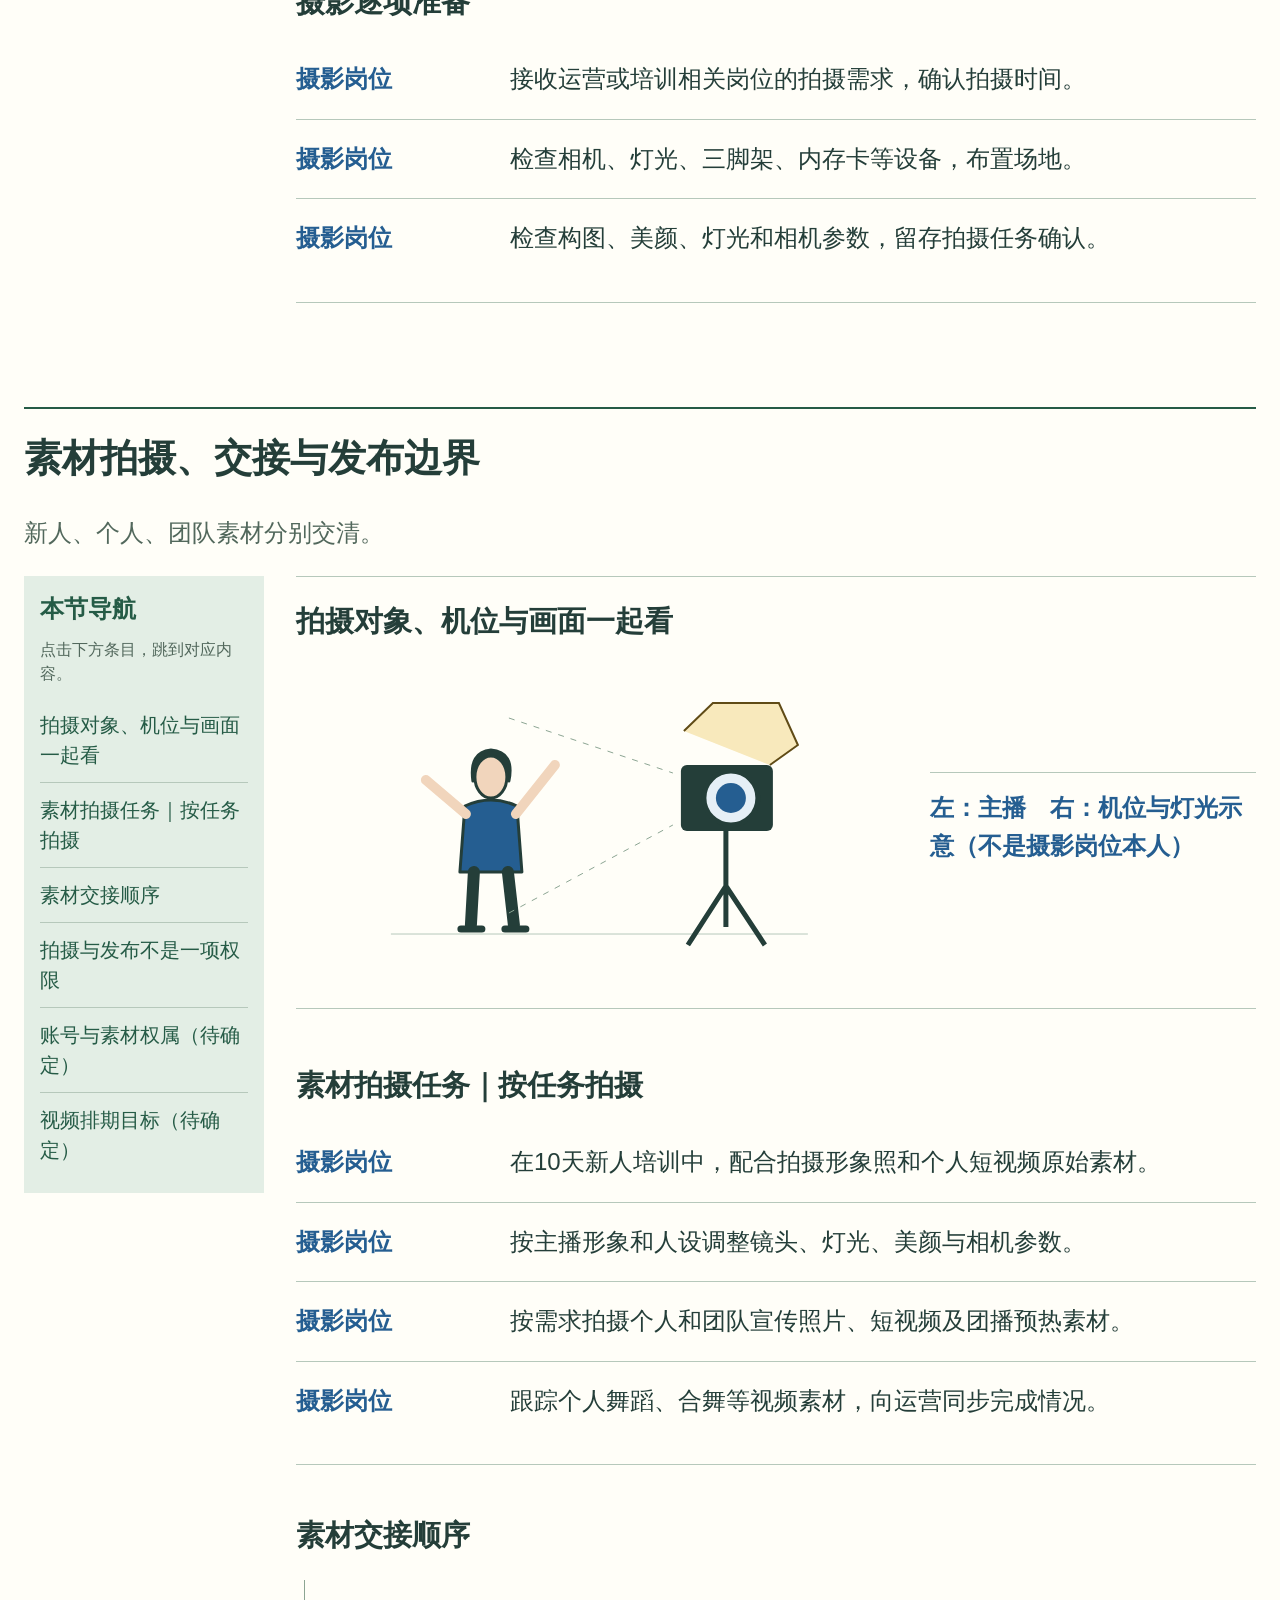
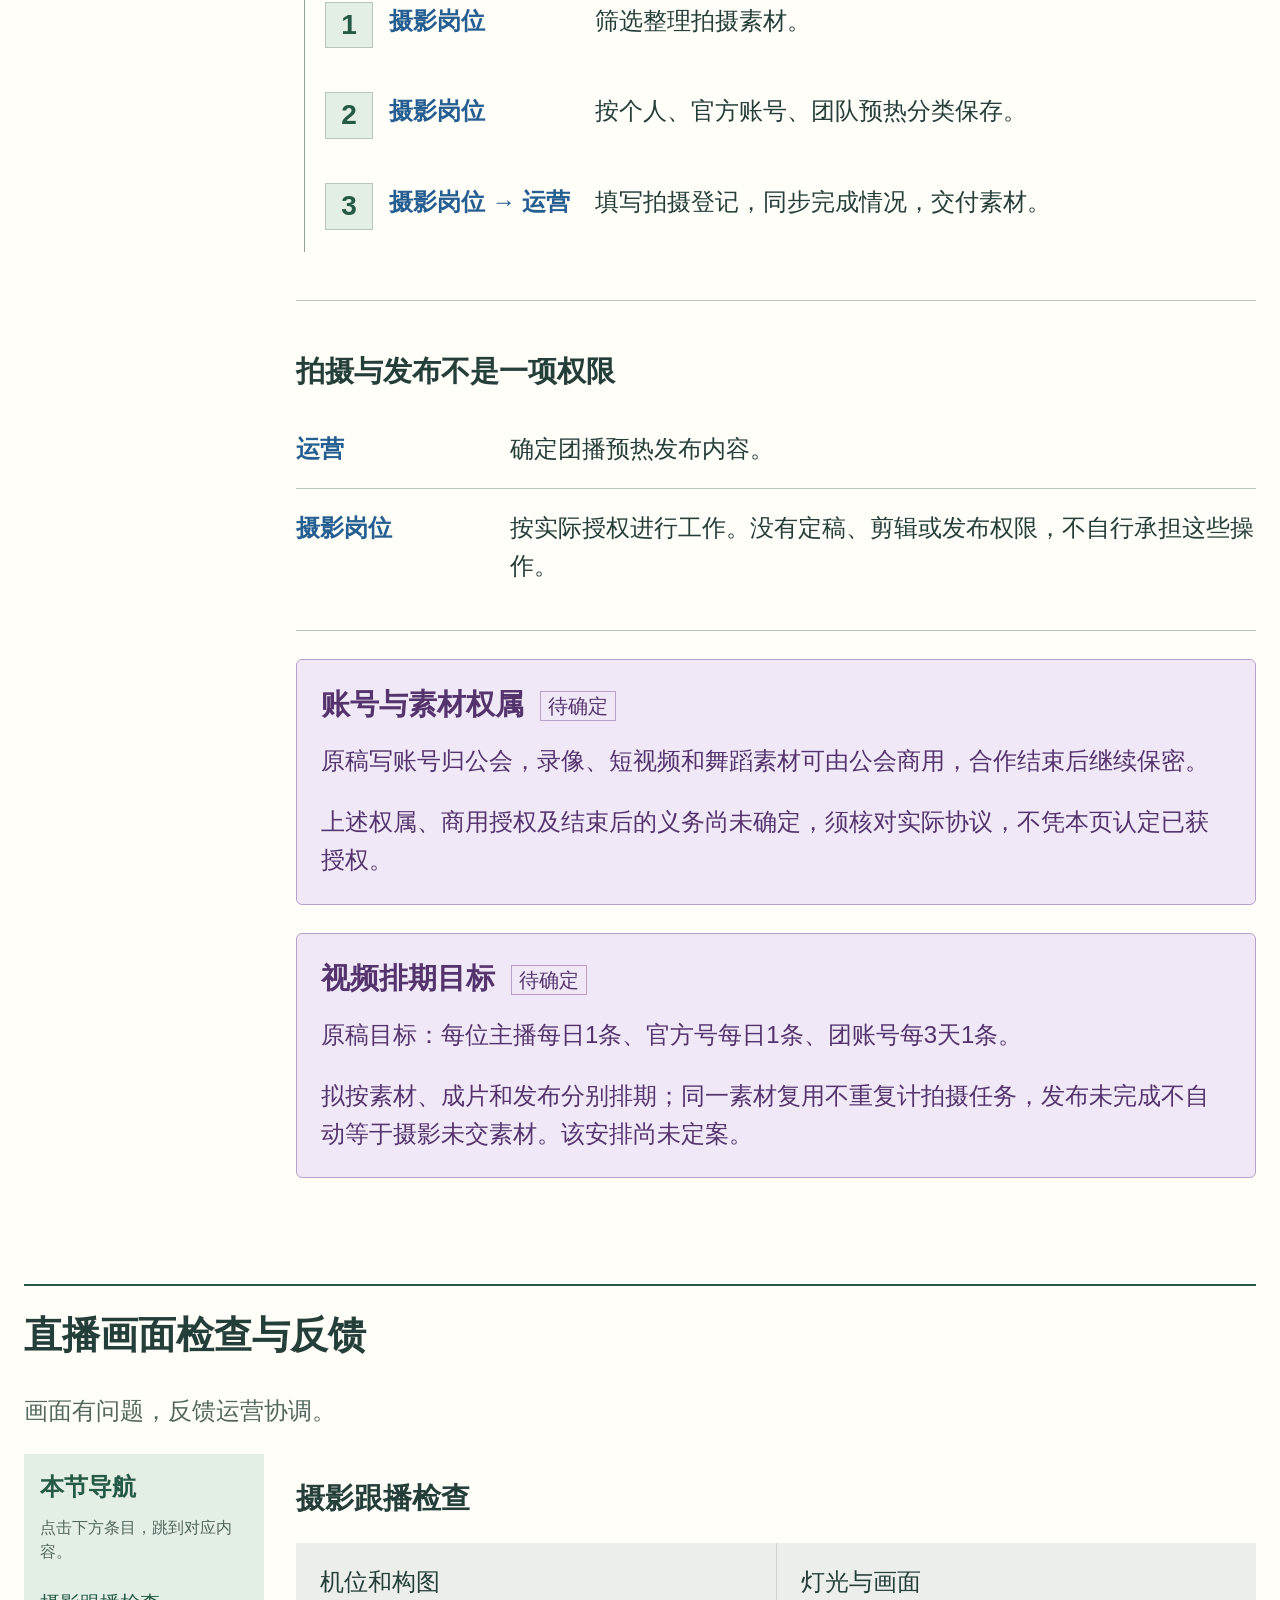
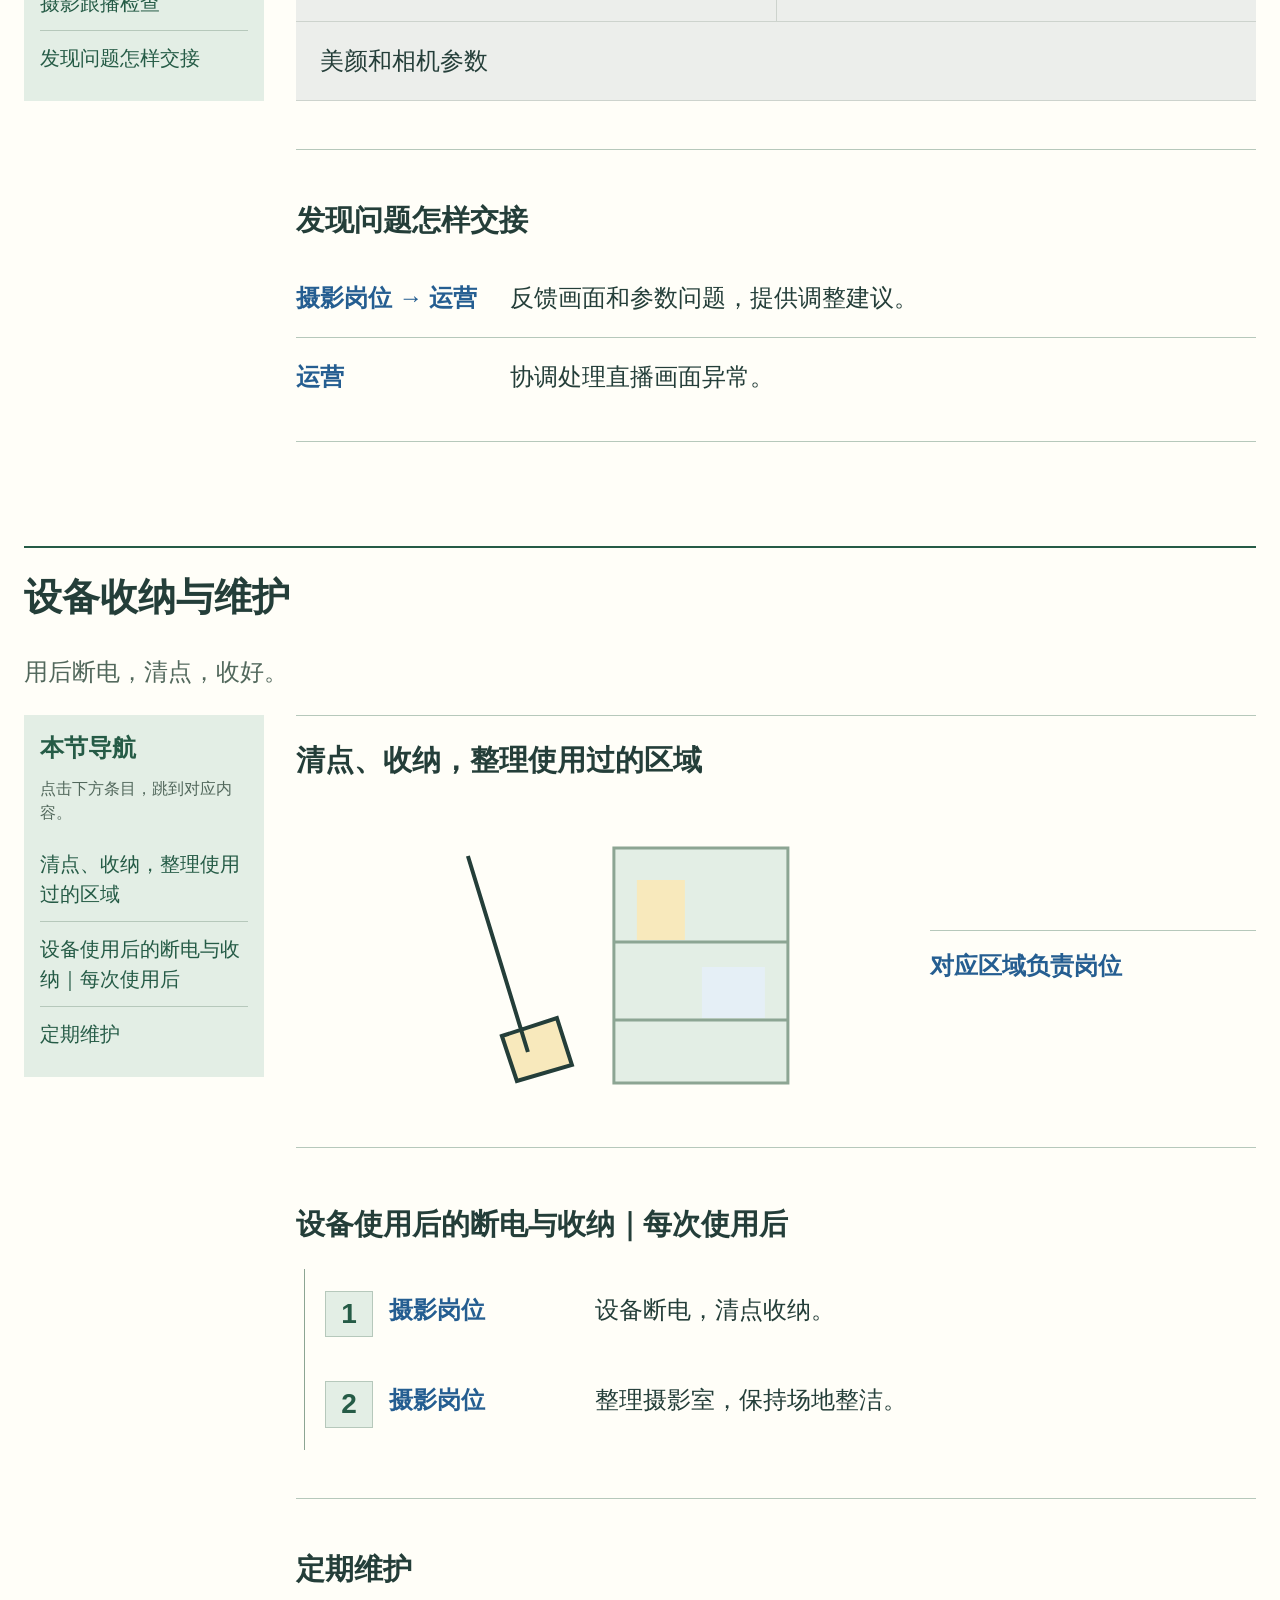
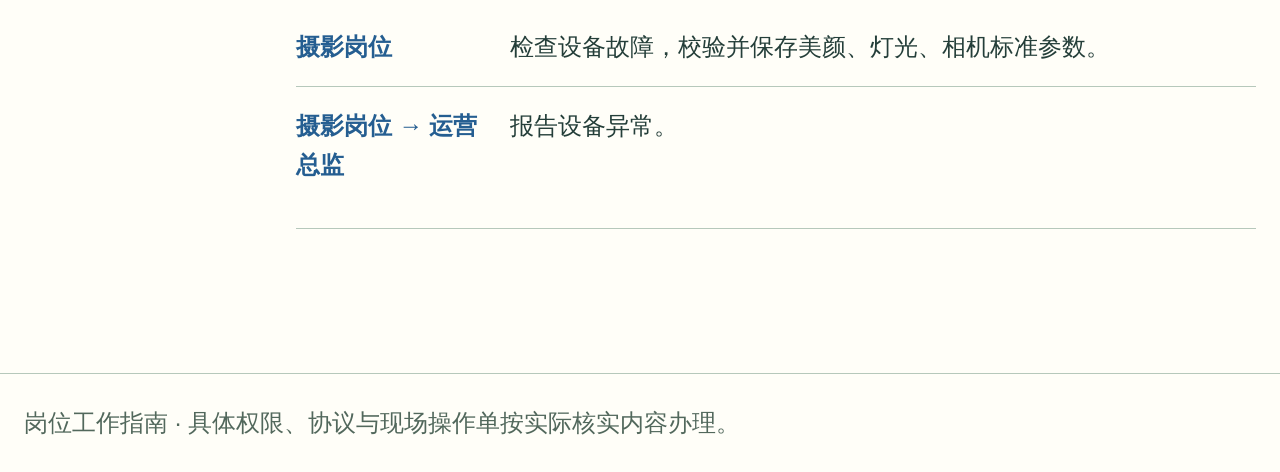
<file: photo.html>
<!doctype html><html lang="zh-CN"><head><meta charset="utf-8"><meta name="viewport" content="width=device-width,initial-scale=1"><title>摄影岗位：确认需求，交清素材。</title><script src="view-mode.js"></script><link rel="stylesheet" href="mode-layout.css"><script src="navigation.js" defer></script><script src="chapters.js" defer></script></head><body><div class="view-toolbar" role="group" aria-label="页面显示模式"><button type="button" data-view="mobile" aria-pressed="false">手机版</button><button type="button" data-view="desktop" aria-pressed="false">电脑版</button><span class="view-status" role="status"></span></div><div class="guide-viewport"><div class="guide-page"><header><a href="index.html">员工工作指南</a><span>内部中文稿 · 未正式发布</span></header><main><div class="page-heading"><a class="back-link" href="index.html">返回岗位选择</a><h1>摄影岗位：确认需求，交清素材。</h1><p class="intro">摄影负责素材产出和画面支持。素材交运营；有拍摄任务，不等于已有定稿或发布权限。</p><p class="status-note">紫色条款旁的“待确定”表示尚未定案，不作为新增执行依据。</p></div><details class="find-panel"><summary>查找本页内容</summary><form class="find-controls"><input type="search" aria-label="查找主题或动作" placeholder="输入岗位、动作或事项"><button type="submit">查找</button><button type="reset">全部</button></form><p class="find-result" role="status" aria-live="polite"></p></details><div class="layout"><nav aria-label="本页主题"><a href="#prepare" aria-current="true">拍摄需求与设备准备</a><a href="#produce">素材拍摄、交接与发布边界</a><a href="#live">直播画面检查与反馈</a><a href="#equipment">设备收纳与维护</a></nav><div class="content"><article id="prepare"><h2>拍摄需求与设备准备</h2><p class="section-summary">拍摄前，先把需求和设备确认好。</p><div class="section-layout"><aside class="section-outline" aria-label="拍摄需求与设备准备的内容总览"><strong class="outline-desktop-title">本节导航</strong><strong class="outline-mobile-title">本节导航</strong><p class="outline-instruction">点击下方条目，跳到对应内容。</p><nav aria-label="拍摄需求与设备准备的子项"><a href="#prepare-part-1">摄影准备：设备与出镜画面一起核对</a><a href="#prepare-part-2">摄影确认四件事</a><a href="#prepare-part-3">摄影逐项准备</a></nav></aside><div class="section-body"><figure class="equipment-plate" data-diagram="photo"><figcaption><h3 id="prepare-part-1">摄影准备：设备与出镜画面一起核对</h3></figcaption><div class="photo-equipment"><svg viewBox="0 0 500 320" role="img" aria-label="相机、画面与灯光设备示意，不代表实际设备型号或直播间布局" xmlns="http://www.w3.org/2000/svg"><g stroke-linecap="round" stroke-linejoin="round">
<path d="M38 276H462" stroke="#b6c8bb"/>
<path d="M278 146L325 106L372 147V184H278Z" fill="#e3eee5"/>
<path d="M316 119L276 72H197" stroke="#b6c8bb" stroke-width="2" fill="none"/>
<rect x="279" y="71" width="153" height="103" rx="7" fill="#243e39"/>
<rect x="286" y="78" width="139" height="87" rx="2" fill="#e5eff6"/>
<path d="M294 87H309M294 87V102M417 87H402M417 87V102M294 156H309M294 156V141M417 156H402M417 156V141" stroke="#255e91" stroke-width="2" fill="none"/>
<path d="M355 96V149M329 122H381" stroke="#8ca593" stroke-width="1"/>
<path d="M334 113C334 87 377 87 377 113V140H334Z" fill="#b6c8bb"/>
<circle cx="355" cy="110" r="12" fill="#fffef8"/><path d="M333 144C333 120 377 120 377 144" fill="#fffef8"/>
<path d="M355 176V203M333 206H377" stroke="#243e39" stroke-width="6"/>
<path d="M75 77L139 61L173 94L154 151L88 168L56 132Z" fill="#f8e9bc" stroke="#604b16" stroke-width="3"/>
<path d="M75 77L89 105L56 132M139 61L123 102L173 94M89 105L88 168M123 102L154 151" stroke="#c5ae6f" stroke-width="1.5" fill="none"/>
<path d="M113 160V252M113 226L77 275M113 226L148 275" stroke="#52685c" stroke-width="4"/>
<path d="M198 194V264M198 245L172 276M198 245L225 276" stroke="#243e39" stroke-width="4"/>
<rect x="161" y="145" width="74" height="47" rx="5" fill="#243e39"/><path d="M177 145L183 135H204L211 145" fill="#243e39"/>
<circle cx="212" cy="168" r="24" fill="#e5eff6" stroke="#243e39" stroke-width="5"/><circle cx="212" cy="168" r="13" fill="#255e91"/><circle cx="208" cy="164" r="5" fill="#fffef8"/>
</g></svg><div><strong>摄影岗位</strong><p>设备与画面是两个检查对象。逐项准备见下方责任清单。</p></div></div><p class="figure-note">设备是识别示意，不规定型号、参数或实际房间布局。</p></figure><section class="component"><h3 id="prepare-part-2">摄影确认四件事</h3><div class="fields"><span>人物与人设</span><span>主题</span><span>交付内容</span><span>交付时间</span></div></section><section class="component"><h3 id="prepare-part-3">摄影逐项准备</h3><dl class="lanes"><div><dt>摄影岗位</dt><dd>接收运营或培训相关岗位的拍摄需求，确认拍摄时间。</dd></div><div><dt>摄影岗位</dt><dd>检查相机、灯光、三脚架、内存卡等设备，布置场地。</dd></div><div><dt>摄影岗位</dt><dd>检查构图、美颜、灯光和相机参数，留存拍摄任务确认。</dd></div></dl></section></div></div></article><article id="produce"><h2>素材拍摄、交接与发布边界</h2><p class="section-summary">新人、个人、团队素材分别交清。</p><div class="section-layout"><aside class="section-outline" aria-label="素材拍摄、交接与发布边界的内容总览"><strong class="outline-desktop-title">本节导航</strong><strong class="outline-mobile-title">本节导航</strong><p class="outline-instruction">点击下方条目，跳到对应内容。</p><nav aria-label="素材拍摄、交接与发布边界的子项"><a href="#produce-part-1">拍摄对象、机位与画面一起看</a><a href="#produce-part-2">素材拍摄任务｜按任务拍摄</a><a href="#produce-part-3">素材交接顺序</a><a href="#produce-part-4">拍摄与发布不是一项权限</a><a href="#produce-part-5">账号与素材权属（待确定）</a><a href="#produce-part-6">视频排期目标（待确定）</a></nav></aside><div class="section-body"><figure class="business-scene" data-scene="filming"><figcaption><h3 id="produce-part-1">拍摄对象、机位与画面一起看</h3></figcaption><svg viewBox="0 0 500 330" role="img" aria-label="拍摄对象、机位与画面一起看" xmlns="http://www.w3.org/2000/svg"><path d="M42 280H459" stroke="#b6c8bb"/><g transform="translate(142 175)" stroke="#243e39" stroke-width="3" stroke-linecap="round" stroke-linejoin="round"><path d="M-18-48Q-22-77 0-79Q24-77 18-48" fill="#243e39"/><ellipse cy="-52" rx="16" ry="21" fill="#f1d5bc"/><path d="M-26-23Q0-35 26-23L31 43H-31Z" fill="#255e91"/><path d="M-17 43L-20 96M17 43L23 96" fill="none" stroke-width="12"/><path d="M-30 100H-9M14 100H35" stroke-width="7"/><path d="M-25-15L-65-49M25-15L64-64" fill="none" stroke="#f1d5bc" stroke-width="10"/></g><path d="M160 64L324 119M160 259L324 171" stroke="#8ca593" stroke-dasharray="6 7" fill="none"/><path d="M377 174V273M377 232L339 291M377 232L416 291" stroke="#243e39" stroke-width="5"/><rect x="332" y="111" width="92" height="66" rx="6" fill="#243e39"/><circle cx="382" cy="144" r="27" fill="#e5eff6" stroke="#243e39" stroke-width="5"/><circle cx="382" cy="144" r="15" fill="#255e91"/><path d="M335 77L364 49H430L449 91L421 111" fill="#f8e9bc" stroke="#604b16" stroke-width="2"/></svg><div class="scene-legend">左：主播　右：机位与灯光示意（不是摄影岗位本人）</div></figure><section class="component"><h3 id="produce-part-2">素材拍摄任务｜按任务拍摄</h3><dl class="lanes"><div><dt>摄影岗位</dt><dd>在10天新人培训中，配合拍摄形象照和个人短视频原始素材。</dd></div><div><dt>摄影岗位</dt><dd>按主播形象和人设调整镜头、灯光、美颜与相机参数。</dd></div><div><dt>摄影岗位</dt><dd>按需求拍摄个人和团队宣传照片、短视频及团播预热素材。</dd></div><div><dt>摄影岗位</dt><dd>跟踪个人舞蹈、合舞等视频素材，向运营同步完成情况。</dd></div></dl></section><section class="component"><h3 id="produce-part-3">素材交接顺序</h3><ol class="flow"><li><strong>摄影岗位</strong><span>筛选整理拍摄素材。</span></li><li><strong>摄影岗位</strong><span>按个人、官方账号、团队预热分类保存。</span></li><li><strong>摄影岗位 → 运营</strong><span>填写拍摄登记，同步完成情况，交付素材。</span></li></ol></section><section class="component"><h3 id="produce-part-4">拍摄与发布不是一项权限</h3><dl class="lanes"><div><dt>运营</dt><dd>确定团播预热发布内容。</dd></div><div><dt>摄影岗位</dt><dd>按实际授权进行工作。没有定稿、剪辑或发布权限，不自行承担这些操作。</dd></div></dl></section><section class="component uncertainty" data-uncertainty="rights"><h3 id="produce-part-5">账号与素材权属 <small class="uncertain-label">待确定</small></h3><p>原稿写账号归公会，录像、短视频和舞蹈素材可由公会商用，合作结束后继续保密。</p><p>上述权属、商用授权及结束后的义务尚未确定，须核对实际协议，不凭本页认定已获授权。</p></section><section class="component uncertainty" data-uncertainty="video"><h3 id="produce-part-6">视频排期目标 <small class="uncertain-label">待确定</small></h3><p>原稿目标：每位主播每日1条、官方号每日1条、团账号每3天1条。</p><p>拟按素材、成片和发布分别排期；同一素材复用不重复计拍摄任务，发布未完成不自动等于摄影未交素材。该安排尚未定案。</p></section></div></div></article><article id="live"><h2>直播画面检查与反馈</h2><p class="section-summary">画面有问题，反馈运营协调。</p><div class="section-layout"><aside class="section-outline" aria-label="直播画面检查与反馈的内容总览"><strong class="outline-desktop-title">本节导航</strong><strong class="outline-mobile-title">本节导航</strong><p class="outline-instruction">点击下方条目，跳到对应内容。</p><nav aria-label="直播画面检查与反馈的子项"><a href="#live-part-1">摄影跟播检查</a><a href="#live-part-2">发现问题怎样交接</a></nav></aside><div class="section-body"><section class="component"><h3 id="live-part-1">摄影跟播检查</h3><div class="fields"><span>机位和构图</span><span>灯光与画面</span><span>美颜和相机参数</span></div></section><section class="component"><h3 id="live-part-2">发现问题怎样交接</h3><dl class="lanes"><div><dt>摄影岗位 → 运营</dt><dd>反馈画面和参数问题，提供调整建议。</dd></div><div><dt>运营</dt><dd>协调处理直播画面异常。</dd></div></dl></section></div></div></article><article id="equipment"><h2>设备收纳与维护</h2><p class="section-summary">用后断电，清点，收好。</p><div class="section-layout"><aside class="section-outline" aria-label="设备收纳与维护的内容总览"><strong class="outline-desktop-title">本节导航</strong><strong class="outline-mobile-title">本节导航</strong><p class="outline-instruction">点击下方条目，跳到对应内容。</p><nav aria-label="设备收纳与维护的子项"><a href="#equipment-part-1">清点、收纳，整理使用过的区域</a><a href="#equipment-part-2">设备使用后的断电与收纳｜每次使用后</a><a href="#equipment-part-3">定期维护</a></nav></aside><div class="section-body"><figure class="business-scene" data-scene="clean"><figcaption><h3 id="equipment-part-1">清点、收纳，整理使用过的区域</h3></figcaption><svg viewBox="0 0 500 330" role="img" aria-label="清点、收纳，整理使用过的区域" xmlns="http://www.w3.org/2000/svg"><rect x="265" y="55" width="174" height="235" fill="#e3eee5" stroke="#8ca593" stroke-width="3"/><path d="M265 149H439M265 227H439" stroke="#8ca593" stroke-width="3"/><rect x="288" y="87" width="48" height="60" fill="#f8e9bc"/><rect x="353" y="174" width="63" height="51" fill="#e5eff6"/><path d="M119 63L179 259M153 243L208 225L223 272L168 288Z" fill="#f8e9bc" stroke="#243e39" stroke-width="4"/></svg><div class="scene-legend">对应区域负责岗位</div></figure><section class="component"><h3 id="equipment-part-2">设备使用后的断电与收纳｜每次使用后</h3><ol class="flow"><li><strong>摄影岗位</strong><span>设备断电，清点收纳。</span></li><li><strong>摄影岗位</strong><span>整理摄影室，保持场地整洁。</span></li></ol></section><section class="component"><h3 id="equipment-part-3">定期维护</h3><dl class="lanes"><div><dt>摄影岗位</dt><dd>检查设备故障，校验并保存美颜、灯光、相机标准参数。</dd></div><div><dt>摄影岗位 → 运营总监</dt><dd>报告设备异常。</dd></div></dl></section></div></div></article></div></div></main><footer>岗位工作指南 · 具体权限、协议与现场操作单按实际核实内容办理。</footer></div></div></body></html>
</file>
<file: mode-layout.css>
:root{font:24px/1.6 'Microsoft YaHei','Segoe UI',sans-serif;color:#243e39;background:#fffef8;--green:#255b46;--blue:#255e91;--line:#b6c8bb}*{box-sizing:border-box}body{margin:0}a{color:var(--green);text-underline-offset:5px}header{display:flex;justify-content:space-between;gap:20px;padding:22px max(20px,calc((100% - 1280px)/2));border-bottom:1px solid var(--line)}header>a{font-weight:800;text-decoration:none}main{max-width:1280px;padding:40px 24px;margin:auto}h1{font-size:52px;line-height:1.3;margin:0 0 24px}h2{font-size:38px;line-height:1.35;margin:0 0 30px}h3{font-size:29px;line-height:1.4;margin:0 0 22px}p{margin:0 0 22px}.intro{margin-bottom:42px}.layout{display:grid;grid-template-columns:72px minmax(0,1fr);gap:40px}nav{position:sticky;top:16px;align-self:start;background:#e3eee5;padding:6px}nav a{display:block;text-align:center;padding:20px 0;border-bottom:1px solid var(--line);font-weight:700;text-decoration:none}nav a:last-child{border:0}article{padding:26px 0 50px;margin-bottom:36px;border-top:2px solid var(--green);scroll-margin-top:20px}section{margin:32px 0;padding:26px 0;border-bottom:1px solid var(--line)}.org{display:grid;gap:24px;margin:32px 0}.branch{display:grid;grid-template-columns:1fr 2.4fr;gap:28px}.branch>strong{background:var(--green);color:#fff;padding:18px;align-self:start}.branch>div{border-left:1px solid #7c9c85;padding-left:22px;display:flex;flex-wrap:wrap;gap:12px}.branch span{padding:14px 18px;background:#e3eee5}.contrast{display:grid;grid-template-columns:1fr 1fr;gap:28px;margin:30px 0}.contrast>div{padding:24px;background:#e3eee5}.contrast p{margin:0}.contrast strong{font-size:32px}.question{font-weight:700;border-top:1px solid var(--line);padding-top:24px;margin-top:32px}.state{color:#52685c}.lanes{margin:0}.lanes>div{display:grid;grid-template-columns:150px minmax(0,1fr);gap:24px;padding:20px 0;border-bottom:1px solid var(--line)}.lanes>div:last-child{border:0}.lanes dt{font-weight:700;color:var(--blue)}.lanes dd{margin:0}.time-axis{display:grid;grid-template-columns:1fr 1fr;gap:24px;margin:32px 0}.time-axis>div{padding:24px;background:#f8e9bc;color:#604b16}.time-axis strong{font-size:32px;display:block}.time-axis span{display:block;margin-top:16px}.boundary{background:#f8eee7;color:#853b30;padding:26px;margin:32px 0}.proposal{background:#f0f3ec;padding:26px}.proposal h3{color:var(--green)}.fields{display:flex;flex-wrap:wrap;gap:18px;margin:24px 0}.fields>span{flex:1;min-width:130px;background:#e3eee5;padding:22px;text-align:center}.fields strong{font-size:36px}.flow{list-style:none;padding:0;margin:30px 0}.flow li{position:relative;display:grid;grid-template-columns:150px minmax(0,1fr);gap:24px;background:#e5eff6;padding:24px;margin-bottom:44px}.flow li:not(:last-child):after{content:'↓';position:absolute;bottom:-40px;left:30px;font-size:28px;color:var(--green)}.flow strong{color:var(--blue)}.tiers{margin:0}.tiers>div{display:flex;justify-content:space-between;gap:24px;padding:18px 0;border-bottom:1px solid var(--line)}.tiers dd{margin:0;color:var(--blue);font-weight:700}.pending{background:#f0e8f7;color:#55346e;padding:30px;border:1px solid #b9a0ca;border-radius:6px}.org .branch{margin:0;padding:0;border-bottom:0}.short-lines{list-style:none;padding:0;margin:0}.short-lines li{margin-bottom:18px}.pending dl{margin:0}.pending dt{font-weight:800;margin:24px 0 10px}.pending dd{margin:0}.pending p:last-child{font-weight:700;margin-top:28px;border-top:1px solid #b9a0ca;padding-top:20px;margin-bottom:0}footer{border-top:1px solid var(--line);padding:30px 24px}::selection{background:#ecd58d;color:#243e39}:focus-visible{outline:3px solid var(--blue);outline-offset:4px}html{scrollbar-color:#8ca593 #f0f4ed}p,dd,span{overflow-wrap:anywhere}@container guide (max-width:800px){h1{font-size:40px}h2{font-size:34px}.branch{grid-template-columns:1fr;gap:14px}.lanes>div,.flow li{grid-template-columns:1fr;gap:10px}.contrast,.time-axis{grid-template-columns:1fr}.tiers>div{display:block}.tiers dd{margin-top:12px}.layout{gap:22px}}@container guide (max-width:500px){main{padding:28px 12px}header{padding:16px 12px;flex-wrap:wrap;gap:8px}h1{font-size:36px}h2{font-size:32px}h3{font-size:28px}.layout{grid-template-columns:54px minmax(0,1fr);gap:14px}nav{position:static;padding:3px}nav a{padding:18px 0}.proposal,.pending,.boundary{padding:20px 14px}.fields{display:block}.fields>span{display:block;margin-bottom:14px;min-width:0}.time-axis>div,.contrast>div{padding:20px}.branch>div{padding-left:12px}.branch span{padding:12px}.flow li{padding:18px}footer{padding:24px 12px}}

/* Project-only editorial refinement; shared base tokens remain unchanged. */
html{scroll-behavior:smooth}body{background:#fffef8}header{font-size:24px;padding-top:16px;padding-bottom:16px}header span{color:#52685c}main{padding-top:36px}.page-heading{max-width:1020px;margin-bottom:34px}.page-heading h1{max-width:1000px;text-wrap:balance}.page-heading .intro{margin:0;max-width:40em}.back-link{display:inline-block;margin-bottom:20px}.status-note{font-size:24px;margin-top:18px;color:#55346e;max-width:42em}.layout{align-items:start}.content{min-width:0}article{padding-top:24px;margin-bottom:28px}article>h2{max-width:28em;text-wrap:balance;margin-bottom:26px}section{margin:26px 0;padding:24px 0}h3{text-wrap:balance;max-width:34em}p,dd,li{max-width:42em}figure{margin:26px 0 40px}figure h3{margin-bottom:12px}figcaption>p{margin:0 0 12px}.equipment-plate{border-top:1px solid #b6c8bb;border-bottom:1px solid #b6c8bb;padding:26px 0}.equipment-pair{display:grid;grid-template-columns:1fr 1fr;gap:28px}.equipment-pair>div{min-width:0}.equipment-pair svg{display:block;width:100%;height:auto;max-height:280px}.equipment-pair strong{display:block;font-size:28px;color:#255e91;margin:10px 0}.equipment-pair p{margin-bottom:18px}.figure-note{color:#52685c;margin:18px 0 0;padding-top:16px;border-top:1px solid #b6c8bb}.time-band{display:grid;grid-template-columns:1fr 1fr;background:#f8e9bc;color:#604b16;margin:24px 0 32px}.time-band>div{padding:22px 26px}.time-band>div+div{border-left:1px solid #cdbd8c}.time-band strong{display:block;font-size:32px;font-variant-numeric:tabular-nums;margin-bottom:12px}.time-band p{margin:0}.content .lanes>div{grid-template-columns:minmax(130px,190px) minmax(0,1fr);gap:24px;padding:20px 0}.content .lanes dt{overflow-wrap:normal}.content .flow{counter-reset:step;list-style:none;margin:24px 0}.content .flow li{counter-increment:step;background:none;border-top:1px solid #b6c8bb;grid-template-columns:48px minmax(130px,190px) minmax(0,1fr);gap:16px;padding:22px 0;margin:0}.content .flow li:before{content:counter(step);color:#255b46;font-size:28px;font-weight:700;font-variant-numeric:tabular-nums}.content .flow li:after{display:none}.content .flow li strong{color:#255e91}.content .fields{display:grid;grid-template-columns:repeat(2,minmax(0,1fr));gap:0;background:#eceeeb;margin:24px 0}.content .fields>span{display:block;text-align:left;background:none;min-width:0;padding:20px 24px;border-bottom:1px solid #cdd3cd;margin:0}.content .fields>span:nth-child(even){border-left:1px solid #cdd3cd}.content .fields>span:last-child:nth-child(odd){grid-column:1/-1}.uncertainty{background:#f0e8f7;color:#55346e;border:1px solid #b9a0ca;border-radius:6px;padding:24px;margin:28px 0}.uncertainty h3{color:#55346e}.uncertain-label{font-size:20px;font-weight:400;white-space:nowrap;display:inline-block;border:1px solid #b9a0ca;padding:0 7px;margin-left:8px;vertical-align:middle}.uncertainty p:last-child{margin-bottom:0}.uncertainty .decision-line{padding-top:18px;border-top:1px solid #b9a0ca;font-weight:700}.note-list{padding:0;list-style:none;margin:0}.note-list li{margin:0 0 18px;padding:0}.note-list li:last-child{margin:0}.relationship-plate{padding:26px 0 0}.org-root{background:#255b46;color:#fffef8;padding:18px 22px;font-weight:700;max-width:400px}.org-trunks{border-left:1px solid #8ca593;margin:0 0 24px 22px;padding:26px 0 0 24px}.org-support{display:grid;grid-template-columns:1fr 1fr;gap:20px;margin-bottom:24px}.org-support>div{border-top:1px solid #8ca593;padding:16px 20px;background:#e3eee5}.org-business>strong{display:block;background:#255b46;color:#fffef8;padding:18px 22px}.org-specialists{display:grid;grid-template-columns:repeat(3,minmax(0,1fr));border:1px solid #b6c8bb;border-top:0}.org-specialists>div{padding:18px;color:#255e91;min-width:0;border-bottom:1px solid #b6c8bb}.org-specialists>div:nth-child(3n+2),.org-specialists>div:nth-child(3n){border-left:1px solid #b6c8bb}.org-child{margin:14px 0 0 8px;border-left:1px solid #8ca593;padding:10px 0 0 16px;color:#255e91;font-weight:700}.onsite{background:#e5eff6;padding:22px 26px;color:#255e91}.onsite strong{font-size:28px}.onsite p{margin:10px 0 0}.role-directory{display:grid;grid-template-columns:repeat(2,minmax(0,1fr));gap:0;margin:20px 0}.role-directory a{display:block;padding:24px 0;border-bottom:1px solid #b6c8bb;text-decoration:none}.role-directory a:nth-child(even){padding-left:30px}.role-directory strong{display:block;font-size:29px;color:#255e91}.role-directory span{display:block;margin-top:8px}.find-panel{margin:24px 0 32px;padding:0;border-bottom:0}.find-panel summary{cursor:pointer;text-decoration:underline;text-underline-offset:5px;color:#255b46}.find-controls{display:flex;gap:12px;margin-top:16px}.find-controls input{min-width:0;flex:1;background:#fffef8;color:#243e39;font:inherit;border:1px solid #b6c8bb;padding:12px;caret-color:#255e91}.find-controls button{font:inherit;padding:12px 18px;border:1px solid #b6c8bb;background:#e3eee5;color:#255b46;cursor:pointer}.find-controls button:hover{background:#d0e3d4}.find-controls button:active{background:#b6c8bb}.find-result{margin:14px 0 0}.content [hidden]{display:none!important}nav a[aria-current=true]{background:#255b46;color:#fffef8}footer{max-width:1280px;margin:auto;color:#52685c}.management-detail p{margin-bottom:18px}.contrast{margin:24px 0}.contrast>div{background:#eceeeb}.question{margin-top:32px}.content .component h3{margin-bottom:18px}a:hover{text-decoration-thickness:2px}::placeholder{color:#52685c;opacity:1}@container guide (max-width:1000px){.equipment-pair{gap:20px}.content .lanes>div{grid-template-columns:150px minmax(0,1fr)}.content .flow li{grid-template-columns:40px minmax(0,1fr)}.content .flow li>span{grid-column:2}.org-specialists{grid-template-columns:repeat(2,minmax(0,1fr))}.org-specialists>div:nth-child(n){border-left:0}.org-specialists>div:nth-child(even){border-left:1px solid #b6c8bb}}
@container guide (max-width:800px){.equipment-pair{grid-template-columns:1fr}.equipment-pair>div+div{border-top:1px solid #b6c8bb;padding-top:18px}.equipment-pair svg{max-height:260px}.time-band{grid-template-columns:1fr}.time-band>div+div{border-left:0;border-top:1px solid #cdbd8c}.content .lanes>div{grid-template-columns:1fr;gap:8px}.content .fields{grid-template-columns:1fr}.content .fields>span:nth-child(n){grid-column:auto;border-left:0}.org-support{grid-template-columns:1fr}.org-specialists{grid-template-columns:1fr}.org-specialists>div:nth-child(n){border-left:0}.role-directory{grid-template-columns:1fr}.role-directory a:nth-child(n){padding-left:0}.org-trunks{margin-left:12px;padding-left:18px}}
@container guide (max-width:500px){header span{display:none}.page-heading{margin-bottom:26px}.page-heading h1{font-size:36px}.intro{margin-bottom:22px}.status-note{margin-top:14px}.equipment-pair svg{max-height:none}.equipment-plate{padding:20px 0}.equipment-pair strong{font-size:28px}.time-band>div{padding:20px 16px}.time-band strong{font-size:29px}.uncertainty{padding:20px 14px}.org-trunks{margin-left:8px;padding-left:12px}.org-specialists>div,.org-support>div{padding:16px 14px}.onsite{padding:20px 14px}.find-controls{flex-wrap:wrap}.find-controls input{flex-basis:100%;width:100%}.find-controls button{flex:1}.content .flow li{grid-template-columns:30px minmax(0,1fr);gap:10px}.content .flow li>span{grid-column:2}.content .fields>span{padding:18px 14px}.figure-note{font-size:24px}.relationship-plate h3{font-size:28px}.back-link{margin-bottom:14px}footer{font-size:24px}}
@media(prefers-reduced-motion:reduce){html{scroll-behavior:auto}}

main{padding-top:26px}.back-link{margin-bottom:12px}.page-heading{margin-bottom:20px}.page-heading h1{margin-bottom:16px}.status-note{margin-top:12px}.find-panel{margin:12px 0 20px}.equipment-plate{margin-top:10px}.component:has(+.equipment-plate){padding-bottom:10px;margin-bottom:10px;border-bottom:0}.photo-equipment{display:grid;grid-template-columns:1fr 1fr;gap:28px;align-items:center}.photo-equipment svg{display:block;width:100%;height:auto}.photo-equipment strong{color:#255e91;font-size:29px}.onsite-plate,.handoff-plate{border-top:1px solid #b6c8bb;border-bottom:1px solid #b6c8bb;padding:24px 0}.responsibility-map{display:grid;grid-template-columns:1fr 1fr 1fr;gap:30px;margin:26px 0}.responsibility-map>div{padding:22px;background:#e5eff6;color:#255e91;position:relative}.responsibility-map strong{font-size:29px}.responsibility-map p{margin:12px 0 0}.responsibility-map>div:first-child:after{content:"→";position:absolute;right:-28px;top:26px;color:#255b46}.responsibility-map>div:last-child:before{content:"←";position:absolute;left:-27px;top:26px;color:#255b46}.responsibility-map .map-target{background:#eceeeb;color:#243e39}.document-flow{display:grid;grid-template-columns:170px minmax(0,1fr);gap:32px;margin:28px 0}.document-object{align-self:start;color:#255b46}.paper-symbol{display:block;width:72px;height:90px;border:2px solid #255b46;margin-bottom:18px;background:repeating-linear-gradient(to bottom,transparent 0,transparent 18px,#b6c8bb 19px,transparent 20px);background-size:48px 60px;background-repeat:no-repeat;background-position:center}.document-flow ol{list-style:none;padding:0;margin:0;border-left:1px solid #8ca593}.document-flow li{position:relative;padding:0 0 26px 28px}.document-flow li:before{content:"";position:absolute;width:9px;height:9px;background:#255b46;left:-5px;top:13px}.document-flow li:last-child{padding-bottom:0}.document-flow li strong{color:#255e91}.document-flow li p{margin:8px 0 0}.condition{background:#f8e9bc;color:#604b16;padding:24px}.condition p:last-child{margin:0}@container guide (max-width:800px){.photo-equipment{grid-template-columns:1fr}.responsibility-map{grid-template-columns:1fr;gap:24px}.responsibility-map>div:first-child:after{content:"↓";right:auto;left:24px;top:auto;bottom:-32px}.responsibility-map>div:last-child:before{content:"↑";top:-33px;left:24px}.document-flow{grid-template-columns:1fr;gap:22px}.document-object{display:flex;align-items:center;gap:20px}.paper-symbol{width:44px;height:58px;margin:0;flex-shrink:0;background-size:28px 40px}.document-flow ol{margin-left:5px}.condition{padding:20px 14px}}

.content .flow{border-left:1px solid #8ca593;margin-left:8px}.content .flow li{border-top:0;padding-left:20px}.content .flow li:before{background:#e3eee5;align-self:start;text-align:center;border:1px solid #b6c8bb}.handoff-lanes{border-left:1px solid #b9a0ca;padding-left:20px}.handoff-lanes>div{position:relative}.handoff-lanes>div:before{content:"";position:absolute;width:7px;height:7px;background:#55346e;left:-24px;top:33px}.content .flow li>span{max-width:40em}

.business-scene{display:grid;grid-template-columns:minmax(0,1.3fr) minmax(190px,.7fr);column-gap:28px;align-items:center;border-top:1px solid #b6c8bb;border-bottom:1px solid #b6c8bb;padding:24px 0;margin:24px 0 32px}.business-scene figcaption{grid-column:1/-1}.business-scene svg{width:100%;height:auto;max-height:330px;display:block}.scene-legend{font-size:24px;color:#255e91;font-weight:700;border-top:1px solid #b6c8bb;padding-top:16px}.explicit-org{margin:24px 0 36px}.management-tree,.management-tree ul{list-style:none;padding:0;margin:0}.management-tree ul{margin-left:28px;padding-left:28px;border-left:1px solid #255b46}.management-tree li{position:relative;padding:14px 0 0}.management-tree ul>li:before{content:"";position:absolute;left:-28px;top:43px;width:28px;border-top:1px solid #255b46}.management-tree ul>li:last-child:after{content:"";position:absolute;left:-29px;top:44px;bottom:0;width:2px;background:#fffef8}.tree-node{border:1px solid #b6c8bb;background:#e3eee5;padding:14px 20px;position:relative;z-index:1;max-width:650px}.tree-node strong{display:block;color:#255b46;font-size:28px}.tree-node span{display:block;color:#255e91;font-size:24px;margin-top:4px}.management-tree>li>.tree-node{background:#255b46}.management-tree>li>.tree-node strong{color:#fffef8}.management-tree ul ul .tree-node{background:#fffef8}@container guide (max-width:800px){.business-scene{grid-template-columns:1fr}.business-scene svg{max-height:300px}.scene-legend{margin-top:12px}.management-tree ul{margin-left:14px;padding-left:18px}.management-tree ul>li:before{left:-18px;width:18px}.management-tree ul>li:last-child:after{left:-19px}.tree-node{padding:14px}.tree-node strong{font-size:28px}}@container guide (max-width:500px){.management-tree ul{margin-left:6px;padding-left:12px}.management-tree ul>li:before{left:-12px;width:12px}.management-tree ul>li:last-child:after{left:-13px}.tree-node{padding:12px 10px}.tree-node span{font-size:24px}.business-scene{padding:20px 0}.business-scene svg{max-height:none}}

.reward-steps{display:grid;grid-template-columns:repeat(3,minmax(0,1fr));gap:16px;align-items:end;margin:26px 0}.reward-steps>div{background:#e3eee5;border-bottom:3px solid #255b46;padding:22px 18px;min-height:calc(190px + var(--step)*35px)}.reward-steps strong{color:#255e91;font-size:28px}.reward-steps p{margin:14px 0 0}@container guide (max-width:800px){.reward-steps{grid-template-columns:1fr}.reward-steps>div{min-height:0;margin-left:calc(var(--step)*12px)}}

/* Pyramid: shared data, explicit edges, independent compact branch widths. */
.pyramid-org{margin:24px 0 40px}.pyramid-chief{display:flex;justify-content:center;padding-bottom:30px;position:relative}.pyramid-chief:after{content:'';position:absolute;bottom:0;left:50%;height:30px;border-left:1px solid #255b46}.role-box{padding:16px 12px;border:1px solid #b6c8bb;background:#fffef8;position:relative;z-index:1}.role-box strong{font-size:28px;display:block;color:#255e91}.role-box p{font-size:24px;line-height:1.5;margin:8px 0 0}.pyramid-chief .role-box{background:#255b46;min-width:220px;text-align:center}.pyramid-chief strong{color:#fffef8}.pyramid-branches{display:grid;grid-template-columns:minmax(140px,1fr) minmax(0,4.7fr) minmax(140px,1fr);gap:18px;position:relative}.pyramid-branches:before{content:'';position:absolute;top:0;left:7%;right:7%;border-top:1px solid #255b46}.pyramid-branch{padding-top:28px;position:relative;min-width:0}.pyramid-branch:before{content:'';position:absolute;top:0;left:50%;height:28px;border-left:1px solid #255b46}.pyramid-branch>.role-box{background:#e3eee5;min-height:160px}.operational>.role-box{max-width:290px;margin:auto}.operations-team{display:grid;grid-template-columns:repeat(5,minmax(0,1fr));gap:10px;margin-top:30px;position:relative;padding-top:24px}.operations-team:before{content:'';position:absolute;top:0;left:10%;right:10%;border-top:1px solid #255b46}.operations-team:after{content:'';position:absolute;left:50%;top:-30px;height:30px;border-left:1px solid #255b46}.team-branch{position:relative;min-width:0}.team-branch:before{content:'';position:absolute;left:50%;top:-24px;height:24px;border-left:1px solid #255b46}.team-branch>.role-box{padding:12px 8px;min-height:230px}.team-branch strong{font-size:24px}.anchor-child,.hr-child{position:relative;padding-top:28px}.anchor-child:before,.hr-child:before{content:'';position:absolute;left:50%;top:0;height:28px;border-left:1px solid #255b46}.pyramid-org .figure-note{margin-top:24px}.pyramid-org [data-role=人事专员] strong{font-size:24px}
@container guide (min-width:1100px){.layout:has(.pyramid-org){grid-template-columns:1fr;gap:24px}.layout:has(.pyramid-org)>nav{display:flex;position:static;gap:12px;background:none;padding:0}.layout:has(.pyramid-org)>nav a{padding:12px 22px;border:1px solid #b6c8bb}}
.sr-only{position:absolute;width:1px;height:1px;padding:0;margin:-1px;overflow:hidden;clip-path:inset(50%);white-space:nowrap;border:0}.mobile-parent-label,.rotate-hint{display:none}
.org-scroll{overflow-x:auto;overscroll-behavior-x:contain;scrollbar-color:#8ca593 #e3eee5}.org-scroll:focus-visible{outline:2px solid #255e91;outline-offset:4px}
/* Keep topology at phone widths: scroll the figure, never the page. */
@container guide (max-width:1099px){
.layout:has(.pyramid-org){grid-template-columns:minmax(0,1fr)!important;gap:20px}
.layout:has(.pyramid-org)>nav{position:static;display:flex;flex-wrap:wrap;gap:8px;background:none;padding:0}
.layout:has(.pyramid-org)>nav a{padding:10px 14px;border:1px solid #b6c8bb}
.org-canvas{min-width:680px}
.pyramid-branches{grid-template-columns:minmax(84px,1fr) minmax(0,5.4fr) minmax(84px,1fr);gap:10px}
.pyramid-branches:before{left:6.76%;right:6.76%}
.pyramid-chief{padding-bottom:16px}.pyramid-chief:after{height:16px}
.pyramid-chief .role-box{min-width:150px}
.pyramid-branch{padding-top:16px}.pyramid-branch:before{height:16px}
.pyramid-org .role-box{padding:8px 6px;min-height:0}
.pyramid-org .role-box strong{font-size:16px;line-height:1.3;white-space:nowrap}
.pyramid-org .role-box p{font-size:14px;line-height:1.4;margin:4px 0 0}
.operational>.role-box{max-width:190px;text-align:center}
.operations-team{gap:6px;margin-top:16px;padding-top:16px}
.operations-team:before{left:calc((100% - 24px)/10);right:calc((100% - 24px)/10)}
.operations-team:after{top:-16px;height:16px}
.team-branch:before{top:-16px;height:16px}
.team-branch>.role-box{min-height:92px}
.anchor-child,.hr-child{padding-top:16px}.anchor-child:before,.hr-child:before{height:16px}
.pyramid-org [data-role=人事专员] strong{font-size:16px}
.pyramid-org .figure-note{font-size:14px;line-height:1.5;margin-top:12px;padding-top:10px}
}
@container guide (max-width:800px){.layout{grid-template-columns:minmax(0,1fr)!important;gap:20px}.layout>nav{position:static;display:flex;flex-wrap:wrap;gap:8px;background:none;padding:0}.layout>nav a{padding:10px 14px;border:1px solid #b6c8bb}}
@container guide (max-width:699px){.rotate-hint{display:block;font-size:16px;color:#255e91}.org-scroll{border-bottom:1px solid #b6c8bb;padding-bottom:10px}}
@container guide (max-width:1099px){main:has(.pyramid-org){padding-left:12px;padding-right:12px}.pyramid-org figcaption h3{font-size:22px;margin-bottom:8px}}

.view-toolbar{position:sticky;top:0;z-index:20;display:flex;align-items:center;justify-content:center;gap:8px;flex-wrap:wrap;padding:10px 12px;border-bottom:1px solid #b6c8bb;background:#fffef8;font-size:16px}.view-toolbar button{font:inherit;font-weight:700;min-height:44px;padding:8px 20px;border:1px solid #255b46;background:#fffef8;color:#255b46;cursor:pointer}.view-toolbar button[aria-pressed=true]{background:#255b46;color:#fffef8}.view-toolbar button:hover{outline:1px solid #255b46}.view-status{color:#52685c}html[data-view=desktop] .guide-viewport{overflow:visible}html{overflow-anchor:none}.guide-viewport{width:100%;overflow-x:auto;overflow-anchor:none}.guide-page{container:guide / inline-size;margin-inline:auto;width:100%;background:#fffef8}html[data-view=mobile] .guide-page{max-width:480px}html[data-view=desktop] .guide-page{min-width:1280px}.guide-page main{width:100%}.guide-page header{font-size:24px}.guide-page footer{width:100%}@container guide (max-width:500px){.guide-page header{padding:16px 12px;flex-wrap:wrap;gap:8px}.guide-page h2{font-size:32px}.guide-page h3{font-size:28px}.guide-page main{padding:28px 12px}.guide-page .page-heading h1{font-size:36px}}@container guide (min-width:1100px){.guide-page .layout:has(.pyramid-org)>nav{flex-wrap:wrap}}
.guide-page .layout{display:block!important}.guide-page .layout>nav{display:flex!important;position:static!important;flex-wrap:wrap;gap:8px;padding:0;margin-bottom:32px;background:none}.guide-page .layout>nav a{padding:8px 12px!important;border:1px solid #b6c8bb;font-size:20px}.section-layout{display:grid;grid-template-columns:240px minmax(0,1fr);gap:32px;align-items:start}.section-body{min-width:0}.section-outline{position:sticky;top:80px;padding:16px;background:#e3eee5}.section-outline>strong{display:block;color:#255b46;font-size:24px;line-height:1.4;margin-bottom:12px}.guide-page .section-outline nav{display:block;position:static;padding:0;background:none}.guide-page .section-outline nav a{text-align:left;font-size:20px;line-height:1.5;padding:12px 0;border-bottom:1px solid #b6c8bb;font-weight:400}.guide-page .section-outline nav a:last-child{border-bottom:0}.section-summary{margin-bottom:24px;color:#52685c}.section-body h3,.guide-page article{scroll-margin-top:100px}.section-body>figure:first-child,.section-body>section:first-child{margin-top:0}.section-body .pyramid-org{grid-column:1/-1}@container guide (max-width:800px){.section-layout{display:block}.section-outline{position:static;margin-bottom:28px;padding:16px}.guide-page .section-outline nav a{font-size:20px}.guide-page .layout>nav a{font-size:18px}.section-summary{margin-bottom:20px}}
/* Topic headings and responsible roles are different semantic levels. */
.mobile-outline-disclosure>summary{cursor:pointer;font-size:20px;min-height:44px;padding:10px 0;font-weight:700;color:#255b46}html[data-view=desktop] .mobile-outline-disclosure{display:contents}html[data-view=desktop] .mobile-outline-disclosure>summary{display:none}html[data-view=desktop] .mobile-outline-disclosure>*:not(summary){display:block}html[data-view=mobile] .guide-page .outline-desktop-title{display:none}
.guide-page .outline-mobile-title{display:none}.outline-instruction{font-size:16px;line-height:1.5;color:#52685c;margin:0 0 12px}html[data-view=mobile] .guide-page .outline-desktop-title{display:none}html[data-view=mobile] .guide-page .outline-mobile-title{display:block;font-size:20px;color:#243e39}html[data-view=mobile] .guide-page .section-outline nav a{display:flex;justify-content:space-between;gap:12px;text-decoration:underline;text-underline-offset:4px;padding:12px 0}html[data-view=mobile] .section-outline nav a:after{content:'↓';flex:none}
.guide-page .section-body h3{color:#243e39}.guide-page .section-body .uncertainty h3{color:#55346e}.guide-page .section-body dt{color:#255e91}.chapter-toggle{display:none}html[data-view=desktop] .chapter-content[data-collapsed=true]{display:block}
html[data-view=mobile] .guide-page article{margin-top:56px;margin-bottom:56px;border:0;padding:0}html[data-view=mobile] .chapter-heading{padding:0 0 24px;border-bottom:3px solid #243e39;margin-bottom:32px}html[data-view=mobile] .chapter-heading h2{font-size:36px;font-weight:800;line-height:1.35;color:#243e39;margin:0 0 16px;background:none}html[data-view=mobile] .chapter-toggle{display:block;min-height:44px;padding:8px 0;font:700 18px/1.4 'Microsoft YaHei',sans-serif;color:#255b46;border:0;background:none;cursor:pointer}html[data-view=mobile] .chapter-content{margin-left:8px;padding-left:12px;border-left:1px solid #b6c8bb}html[data-view=mobile] .chapter-content[data-collapsed=true]{display:none}html[data-view=mobile] .section-outline{padding:0 0 20px;background:none;border-bottom:1px solid #b6c8bb;margin-bottom:32px}html[data-view=mobile] .section-outline>strong{font-size:18px;color:#52685c}html[data-view=mobile] .section-body h3{font-size:28px;line-height:1.4;color:#243e39}html[data-view=mobile] .section-body .uncertainty h3{color:#55346e}html[data-view=mobile] .section-body dt{font-size:24px;font-weight:700;color:#255e91}html[data-view=mobile] .section-body h3,html[data-view=mobile] article{scroll-margin-top:100px}
</file>
